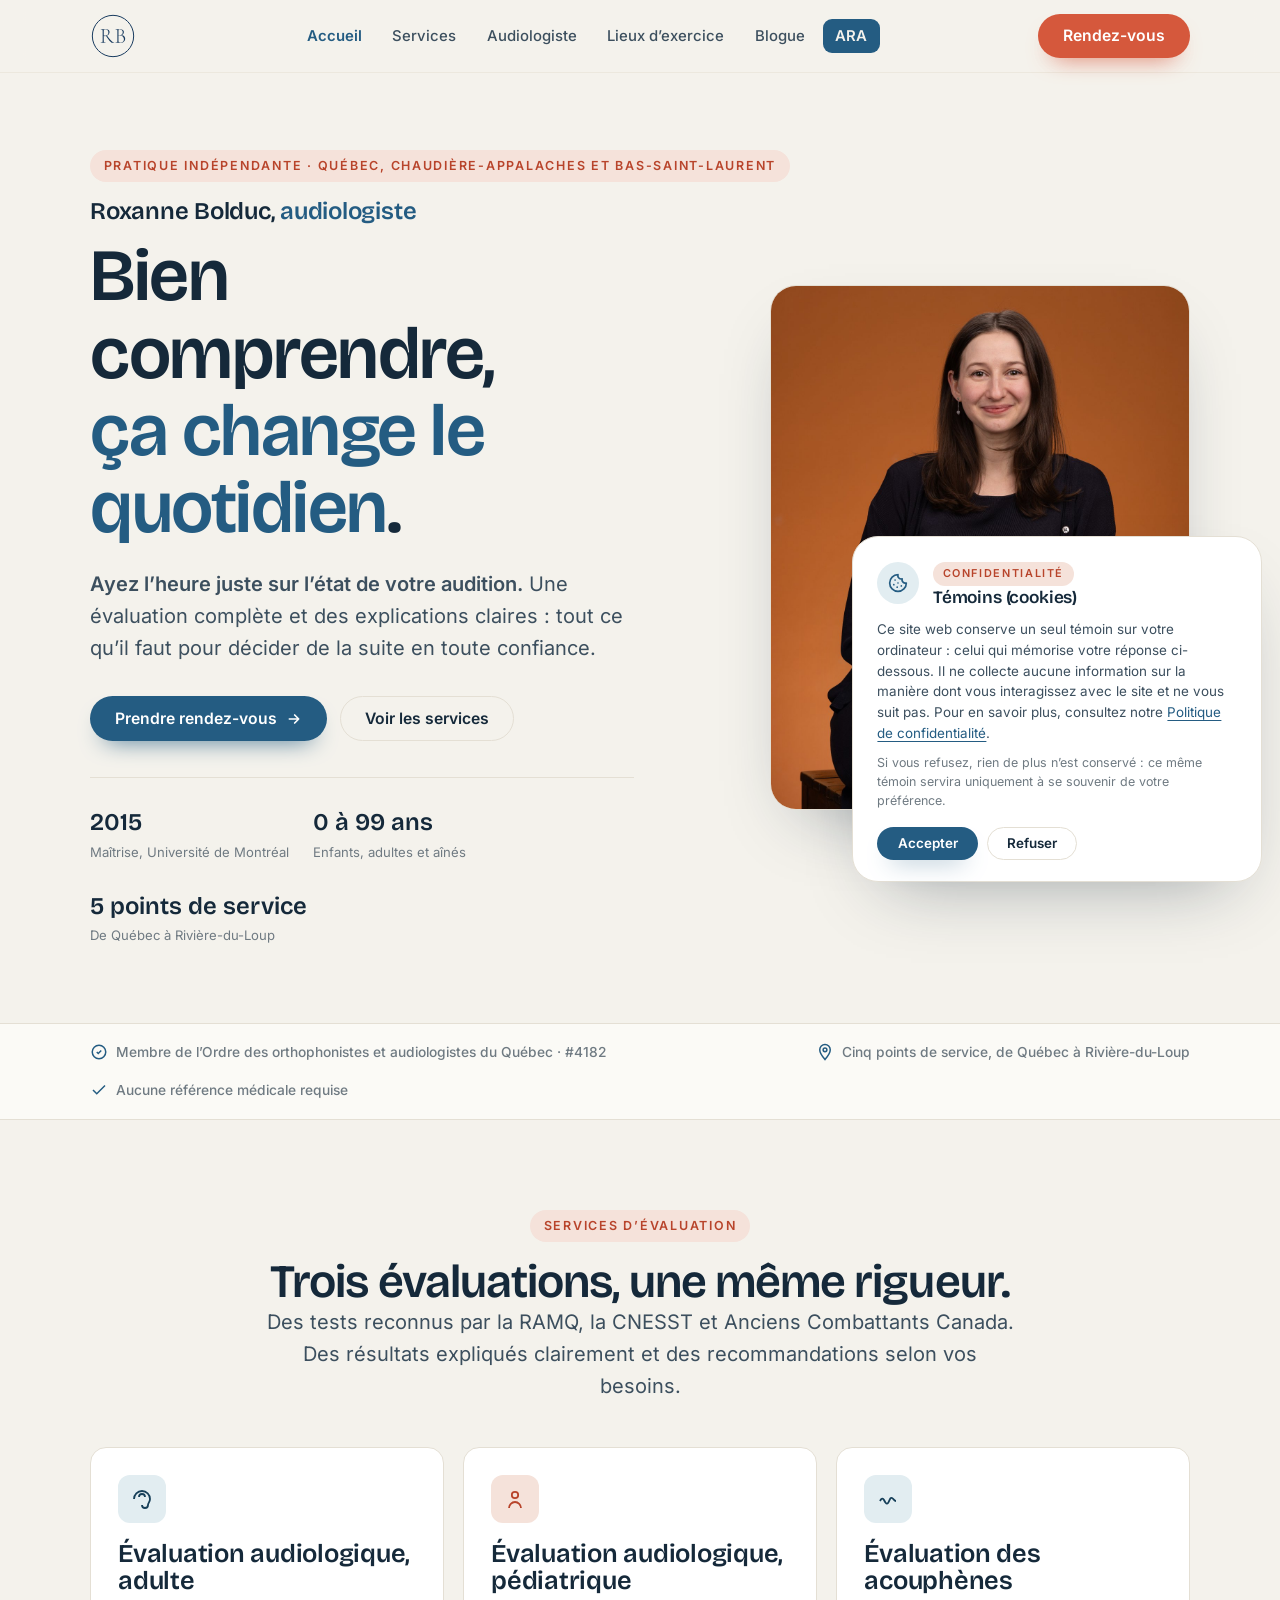
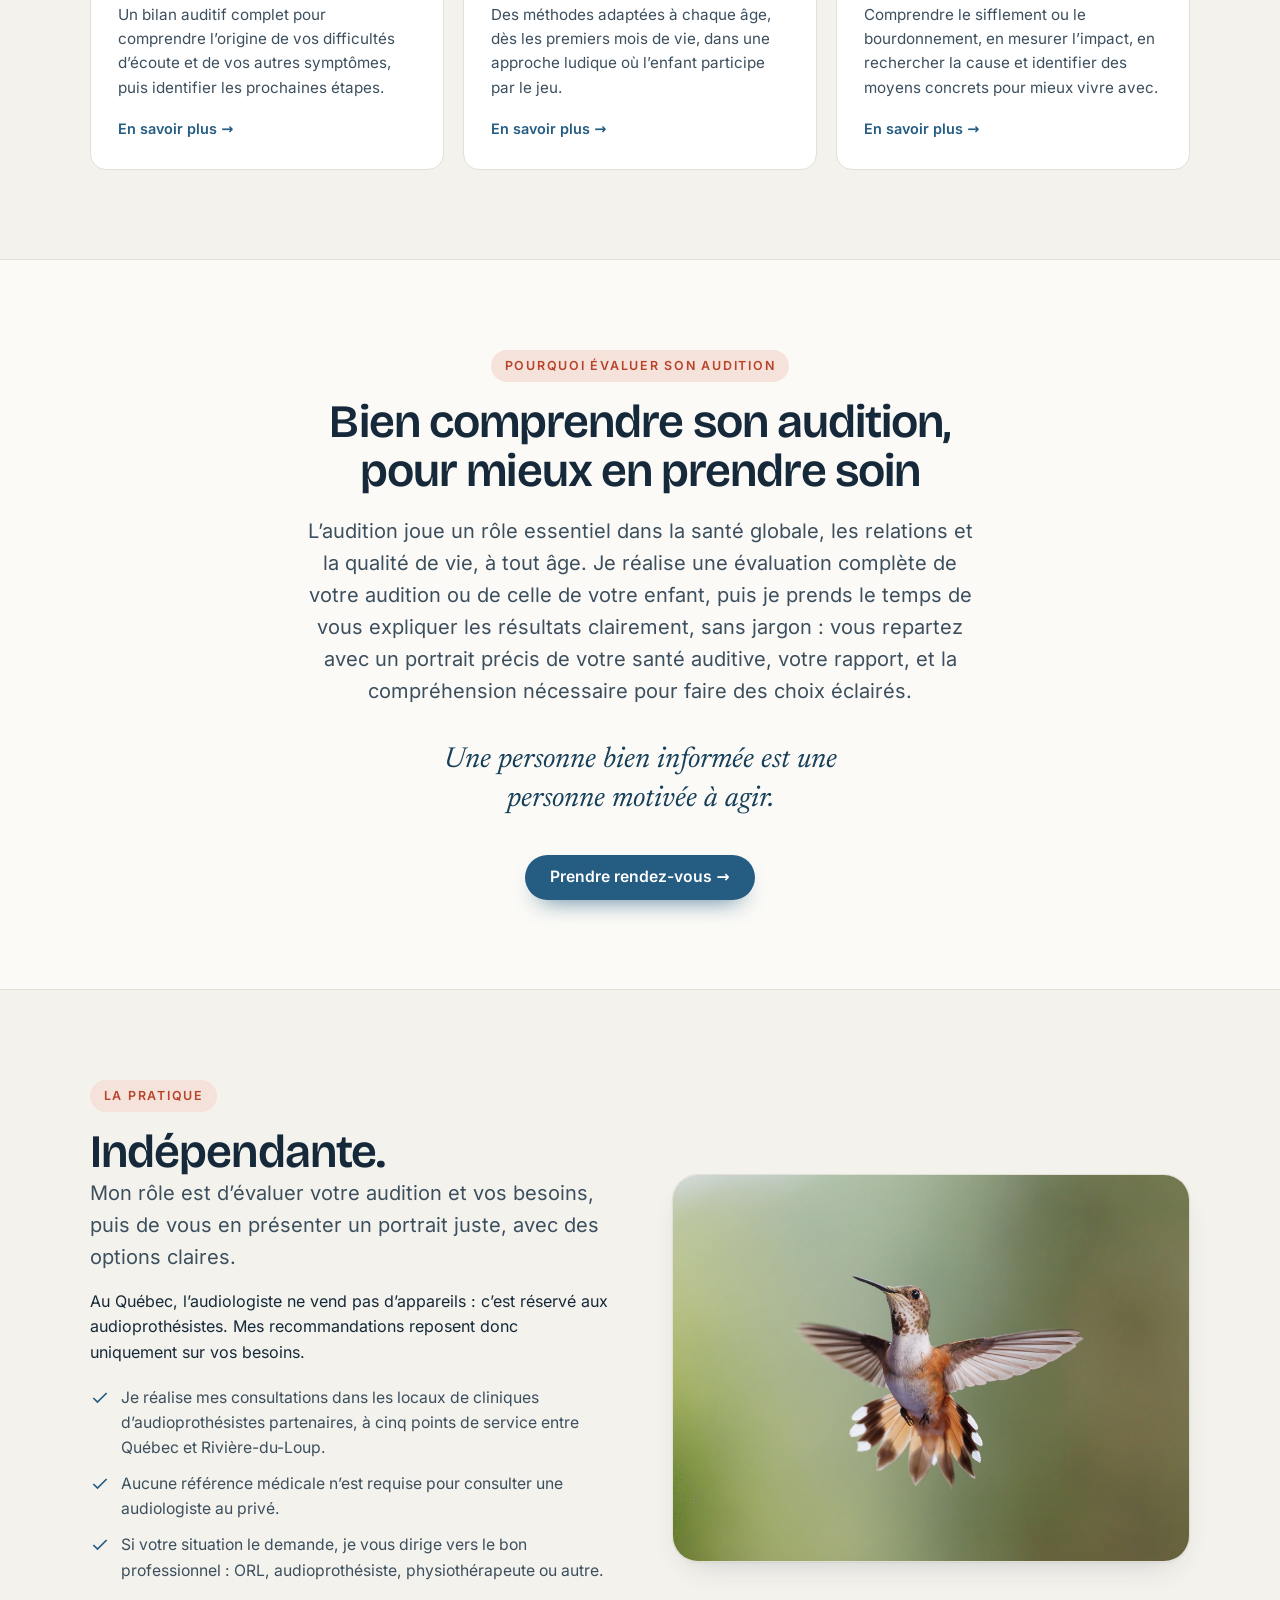
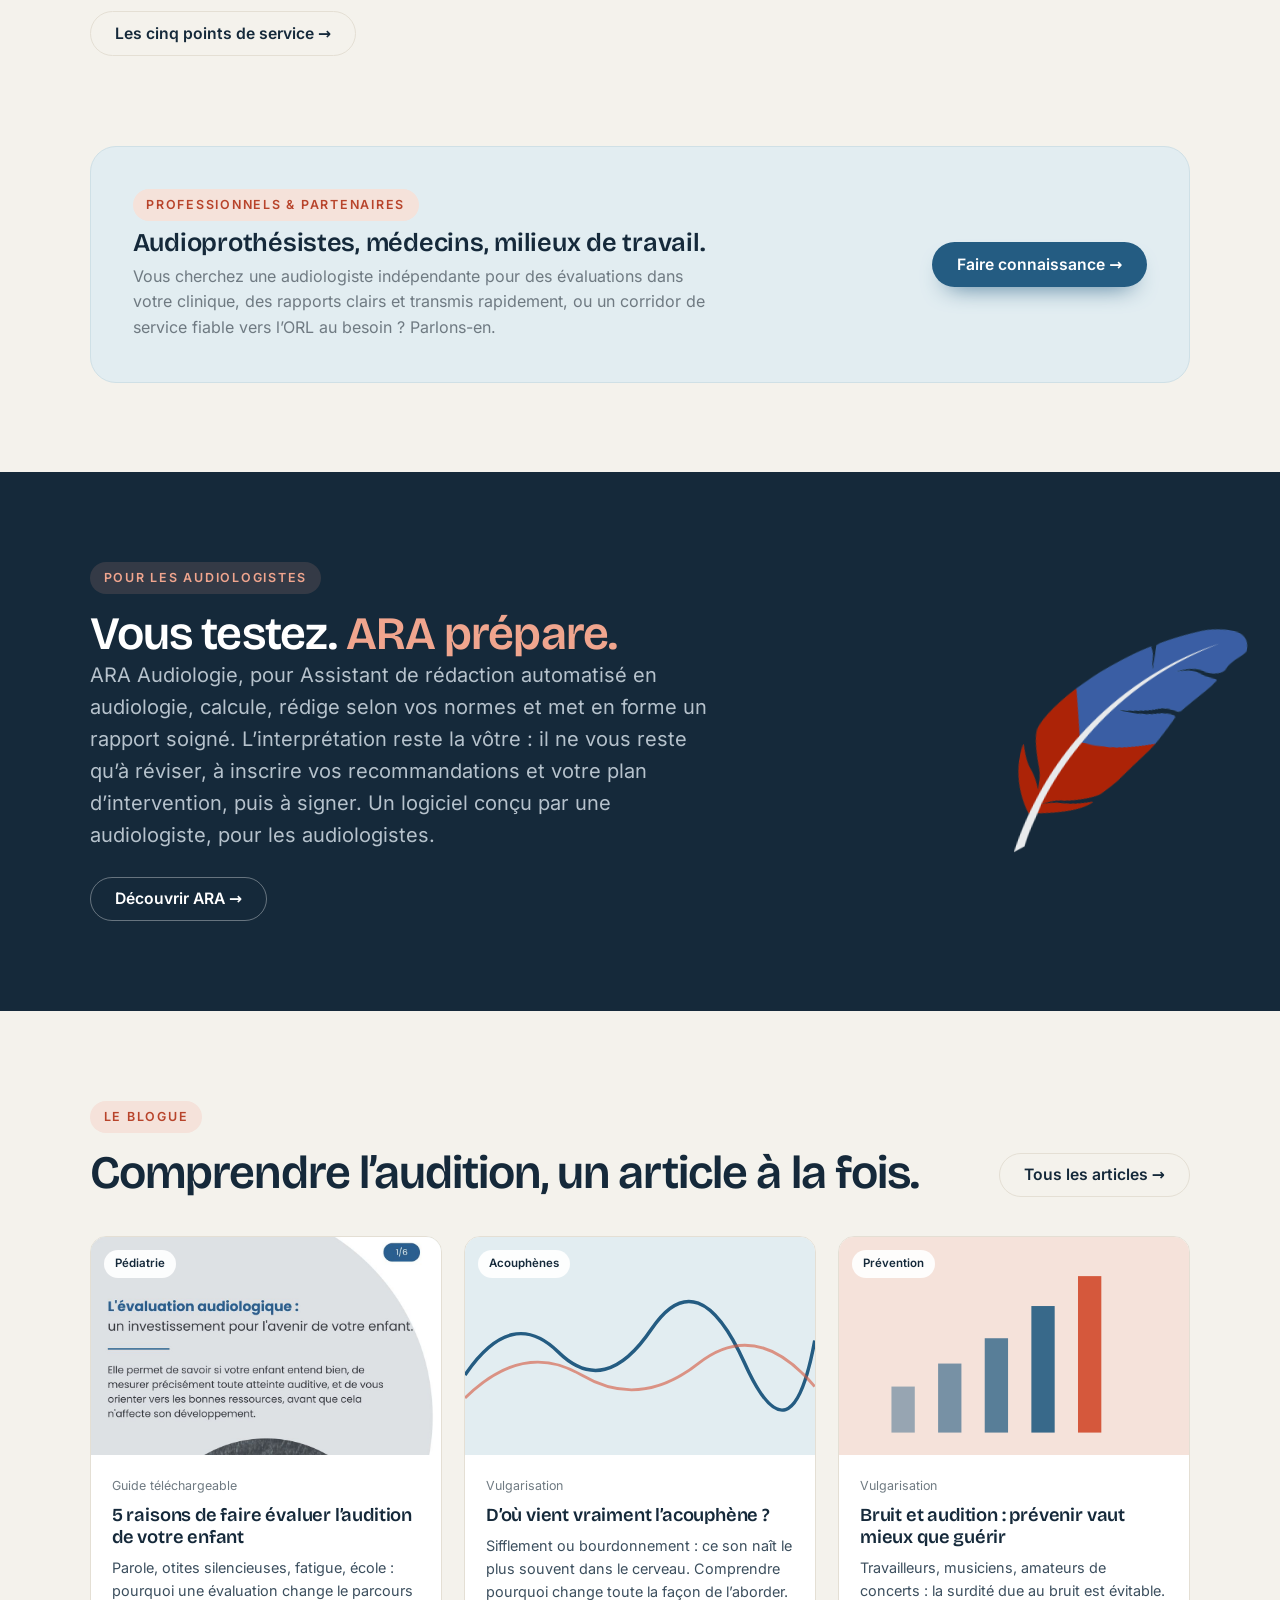
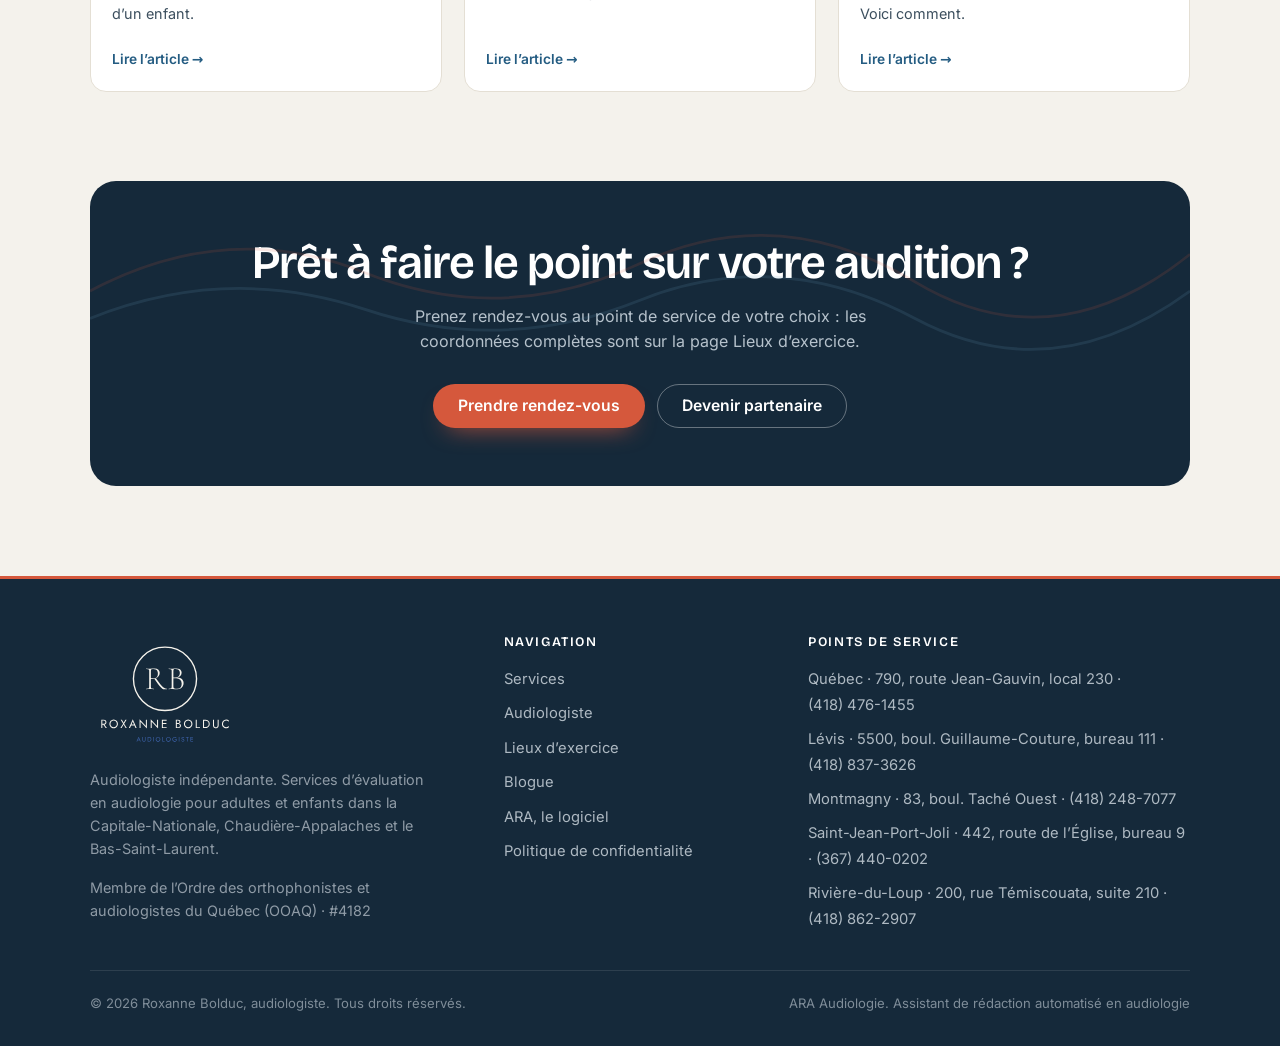
<file: index.html>
<!DOCTYPE html>
<html lang="fr-CA">
<head>
<meta charset="UTF-8">
<meta name="viewport" content="width=device-width, initial-scale=1.0">
<title>Roxanne Bolduc · Audiologiste indépendante | Québec, Chaudière-Appalaches et Bas-Saint-Laurent</title>
<meta name="description" content="Évaluations audiologiques adultes, pédiatriques et des acouphènes. Audiologiste indépendante exerçant dans cinq points de service : Québec, Lévis, Montmagny, Saint-Jean-Port-Joli et Rivière-du-Loup.">
<link rel="icon" type="image/png" href="assets/logos/favicon-rb-creme.png">
<link rel="apple-touch-icon" href="assets/logos/apple-touch-rb-creme.png">
<link rel="stylesheet" href="styles.css?v=20260914">
</head>
<body>

<!-- ===== EN-TÊTE ===== -->
<header class="site-header">
  <div class="wrap nav">
    <a class="brand" href="index.html" aria-label="Accueil, Roxanne Bolduc, audiologiste">
      <img src="assets/logos/monogramme-rb-marine.svg" alt="Roxanne Bolduc, audiologiste" style="height:46px;width:auto">
    </a>
    <nav aria-label="Navigation principale">
      <ul class="nav-links" id="menu">
        <li><a href="index.html" class="active">Accueil</a></li>
        <li><a href="services.html">Services</a></li>
        <li><a href="audiologiste.html">Audiologiste</a></li>
        <li><a href="lieux.html">Lieux d’exercice</a></li>
        <li><a href="blogue.html">Blogue</a></li>
        <li><a href="ara.html" class="nav-ara" data-tip="Pour les audiologistes">ARA</a></li>
      </ul>
    </nav>
    <div class="nav-cta">
      <a href="lieux.html" class="btn btn--coral">Rendez-vous</a>
      <button class="nav-toggle" aria-label="Ouvrir le menu" aria-expanded="false" aria-controls="menu"><span></span></button>
    </div>
  </div>
</header>

<!-- ===== HÉRO ===== -->
<section class="hero">
  <div class="wrap hero-grid">
    <div>
      <span class="eyebrow" style="white-space:nowrap">Pratique indépendante · Québec, Chaudière-Appalaches et Bas-Saint-Laurent</span>
      <p style="font-family:var(--display);font-weight:600;font-size:clamp(1.15rem, 1rem + .8vw, 1.5rem);letter-spacing:-.01em;line-height:1.15;margin:0 0 .8rem;color:var(--ink)">Roxanne Bolduc, <span style="color:var(--azure)">audiologiste</span></p>
      <h1>Bien comprendre, <span class="hl">ça&nbsp;change le quotidien</span>.</h1>
      <p class="lead"><strong>Ayez l’heure juste sur l’état de votre audition.</strong> Une évaluation complète et des explications claires&nbsp;: tout ce qu’il faut pour décider de la suite en toute confiance.</p>
      <div class="hero-cta">
        <a href="lieux.html" class="btn btn--primary">Prendre rendez-vous <svg class="arw" width="16" height="16" viewBox="0 0 24 24" fill="none" stroke="currentColor" stroke-width="2.5" stroke-linecap="round" stroke-linejoin="round"><path d="M5 12h14M13 6l6 6-6 6"/></svg></a>
        <a href="services.html" class="btn btn--ghost">Voir les services</a>
      </div>
      <div class="hero-meta">
        <div><b>2015</b><span>Maîtrise, Université de Montréal</span></div>
        <div><b>0 à 99 ans</b><span>Enfants, adultes et aînés</span></div>
        <div><b>5 points de service</b><span>De Québec à Rivière-du-Loup</span></div>
      </div>
    </div>

    <!-- Portrait en arche -->
    <div class="hero-portrait reveal">
      <div class="portrait-arch">
        <img src="assets/photos/portrait-assise.jpg" alt="Roxanne Bolduc, audiologiste, assise et souriante" width="1200" height="1799">
      </div>
    </div>
  </div>
</section>

<!-- ===== RUBAN CONFIANCE ===== -->
<div class="trust">
  <div class="wrap">
    <p><svg width="18" height="18" viewBox="0 0 24 24" fill="none" stroke="currentColor" stroke-width="2"><path d="M9 12l2 2 4-4"/><circle cx="12" cy="12" r="9"/></svg> Membre de l’Ordre des orthophonistes et audiologistes du Québec · #4182</p>
    <p><svg width="18" height="18" viewBox="0 0 24 24" fill="none" stroke="currentColor" stroke-width="2"><path d="M12 2a7 7 0 00-7 7c0 5 7 13 7 13s7-8 7-13a7 7 0 00-7-7z"/><circle cx="12" cy="9" r="2.5"/></svg> Cinq points de service, de Québec à Rivière-du-Loup</p>
    <p><svg width="18" height="18" viewBox="0 0 24 24" fill="none" stroke="currentColor" stroke-width="2"><path d="M20 6L9 17l-5-5"/></svg> Aucune référence médicale requise</p>
  </div>
</div>

<!-- ===== SERVICES ===== -->
<section class="section">
  <div class="wrap">
    <div class="center reveal" style="max-width:760px;margin:0 auto 2.8rem">
      <span class="eyebrow">Services d’évaluation</span>
      <h2>Trois évaluations, une même rigueur.</h2>
      <p class="lead">Des tests reconnus par la RAMQ, la CNESST et Anciens Combattants Canada. Des résultats expliqués clairement et des recommandations selon vos besoins.</p>
    </div>
    <div class="grid-3">
      <article class="scard reveal">
        <div class="ic"><svg width="24" height="24" viewBox="0 0 24 24" fill="none" stroke="currentColor" stroke-width="1.8"><path d="M4 12a8 8 0 0116 0c0 3-2 4-2 6a3 3 0 01-6 0"/><path d="M9 10a3 3 0 016 0"/></svg></div>
        <h3>Évaluation audiologique, adulte</h3>
        <p>Un bilan auditif complet pour comprendre l’origine de vos difficultés d’écoute et de vos autres symptômes, puis identifier les prochaines étapes.</p>
        <a href="services.html#adulte" class="lk">En savoir plus →</a>
      </article>
      <article class="scard coral reveal">
        <div class="ic"><svg width="24" height="24" viewBox="0 0 24 24" fill="none" stroke="currentColor" stroke-width="1.8"><circle cx="12" cy="8" r="3.2"/><path d="M6 21c0-3.3 2.7-6 6-6s6 2.7 6 6"/></svg></div>
        <h3>Évaluation audiologique, pédiatrique</h3>
        <p>Des méthodes adaptées à chaque âge, dès les premiers mois de vie, dans une approche ludique où l’enfant participe par le jeu.</p>
        <a href="services.html#pediatrique" class="lk">En savoir plus →</a>
      </article>
      <article class="scard reveal">
        <div class="ic"><svg width="24" height="24" viewBox="0 0 24 24" fill="none" stroke="currentColor" stroke-width="1.8"><path d="M4 14c1.5-3 3-3 4-1s2.5 5 4 3 2-6 4-5 2 3 4 3"/></svg></div>
        <h3>Évaluation des acouphènes</h3>
        <p>Comprendre le sifflement ou le bourdonnement, en mesurer l’impact, en rechercher la cause et identifier des moyens concrets pour mieux vivre avec.</p>
        <a href="services.html#acouphenes" class="lk">En savoir plus →</a>
      </article>
    </div>
  </div>
</section>

<!-- ===== POURQUOI ÉVALUER (éditorial) ===== -->
<section class="section" style="background:var(--paper-2);border-top:1px solid var(--line);border-bottom:1px solid var(--line)">
  <div class="wrap center reveal" style="max-width:760px">
    <span class="eyebrow">Pourquoi évaluer son audition</span>
    <h2>Bien comprendre son audition, pour mieux en prendre soin</h2>
    <p class="lead" style="margin:1.2rem auto 0">L’audition joue un rôle essentiel dans la santé globale, les relations et la qualité de vie, à tout âge. Je réalise une évaluation complète de votre audition ou de celle de votre enfant, puis je prends le temps de vous expliquer les résultats clairement, sans jargon&nbsp;: vous repartez avec un portrait précis de votre santé auditive, votre rapport, et la compréhension nécessaire pour faire des choix éclairés.</p>
    <p style="font-family:var(--serif);font-style:italic;font-size:clamp(1.35rem, 1.1rem + 1.2vw, 1.8rem);line-height:1.35;color:var(--azure-deep);max-width:26ch;margin:2.2rem auto">Une personne bien informée est une personne motivée à agir.</p>
    <a href="lieux.html" class="btn btn--primary">Prendre rendez-vous →</a>
  </div>
</section>

<!-- ===== INDÉPENDANCE ===== -->
<section class="section">
  <div class="wrap split">
    <div class="reveal">
      <span class="eyebrow">La pratique</span>
      <h2>Indépendante.</h2>
      <p class="lead">Mon rôle est d’évaluer votre audition et vos besoins, puis de vous en présenter un portrait juste, avec des options claires.</p>
      <p>Au Québec, l’audiologiste ne vend pas d’appareils&nbsp;: c’est réservé aux audioprothésistes. Mes recommandations reposent donc uniquement sur vos besoins.</p>
      <ul>
        <li><svg width="20" height="20" viewBox="0 0 24 24" fill="none" stroke="currentColor" stroke-width="2"><path d="M20 6L9 17l-5-5"/></svg> Je réalise mes consultations dans les locaux de cliniques d’audioprothésistes partenaires, à cinq points de service entre Québec et Rivière-du-Loup.</li>
        <li><svg width="20" height="20" viewBox="0 0 24 24" fill="none" stroke="currentColor" stroke-width="2"><path d="M20 6L9 17l-5-5"/></svg> Aucune référence médicale n’est requise pour consulter une audiologiste au privé.</li>
        <li><svg width="20" height="20" viewBox="0 0 24 24" fill="none" stroke="currentColor" stroke-width="2"><path d="M20 6L9 17l-5-5"/></svg> Si votre situation le demande, je vous dirige vers le bon professionnel&nbsp;: ORL, audioprothésiste, physiothérapeute ou autre.</li>
      </ul>
      <div style="margin-top:1.8rem"><a href="lieux.html" class="btn btn--ghost">Les cinq points de service →</a></div>
    </div>
    <div class="split-media reveal">
      <div class="media-frame" style="position:relative">
        <img src="assets/photos/colibri.jpg" alt="Un colibri en vol stationnaire, ailes déployées" style="width:100%;height:100%;object-fit:cover;display:block">
        <div aria-hidden="true" style="position:absolute;inset:0;background:linear-gradient(150deg,rgba(244,242,236,.16),rgba(244,242,236,0) 55%);pointer-events:none"></div>
      </div>
    </div>
  </div>
</section>

<!-- ===== PROFESSIONNELS & PARTENAIRES ===== -->
<section class="section" style="padding-top:0;padding-bottom:0">
  <div class="wrap">
    <div class="region-cta reveal">
      <div>
        <span class="eyebrow" style="margin-bottom:.6rem">Professionnels &amp; partenaires</span>
        <h3 style="margin-bottom:.4rem">Audioprothésistes, médecins, milieux de travail.</h3>
        <p class="muted" style="margin:0;max-width:58ch">Vous cherchez une audiologiste indépendante pour des évaluations dans votre clinique, des rapports clairs et transmis rapidement, ou un corridor de service fiable vers l’ORL au besoin&nbsp;? Parlons-en.</p>
      </div>
      <a href="audiologiste.html#equipe" class="btn btn--primary">Faire connaissance →</a>
    </div>
  </div>
</section>

<!-- ===== BANDE ARA ===== -->
<section class="section dark" style="position:relative;overflow:hidden;margin-top:clamp(3.6rem,7vw,6.2rem)">
  <img src="assets/logos/plume-ara.png?v=3" alt="" aria-hidden="true" style="position:absolute;right:4%;top:50%;transform:translateY(-50%) rotate(10deg);width:clamp(130px,16vw,220px);opacity:.9;pointer-events:none">
  <div class="wrap" style="position:relative;z-index:2;max-width:var(--maxw)">
    <div style="max-width:640px">
      <span class="eyebrow">Pour les audiologistes</span>
      <h2>Vous testez. <span style="color:#f0a58e">ARA prépare.</span></h2>
      <p class="lead" style="color:#b6c2cc">ARA Audiologie, pour Assistant de rédaction automatisé en audiologie, calcule, rédige selon vos normes et met en forme un rapport soigné. L’interprétation reste la vôtre&nbsp;: il ne vous reste qu’à réviser, à inscrire vos recommandations et votre plan d’intervention, puis à signer. Un logiciel conçu par une audiologiste, pour les audiologistes.</p>
      <div style="margin-top:1.6rem"><a href="ara.html" class="btn btn--outline-light">Découvrir ARA →</a></div>
    </div>
  </div>
</section>

<!-- ===== BLOGUE ===== -->
<section class="section">
  <div class="wrap">
    <div style="display:flex;justify-content:space-between;align-items:flex-end;flex-wrap:wrap;gap:1rem;margin-bottom:2.4rem" class="reveal">
      <div>
        <span class="eyebrow">Le blogue</span>
        <h2>Comprendre l’audition, un article à la fois.</h2>
      </div>
      <a href="blogue.html" class="btn btn--ghost">Tous les articles →</a>
    </div>
    <div class="blog-grid">
      <article class="post reveal">
        <a href="blogue-evaluation-pediatrique.html">
          <div class="thumb" style="background:var(--aqua)">
            <span class="cat">Pédiatrie</span>
            <img src="assets/guide/guide-pediatrique-1.jpg" alt="Couverture du guide : 5 raisons de faire évaluer l’audition de votre enfant" loading="lazy">
          </div>
        </a>
        <div class="body">
          <div class="date">Guide téléchargeable</div>
          <h3><a href="blogue-evaluation-pediatrique.html">5 raisons de faire évaluer l’audition de votre enfant</a></h3>
          <p>Parole, otites silencieuses, fatigue, école&nbsp;: pourquoi une évaluation change le parcours d’un enfant.</p>
          <a class="lk" href="blogue-evaluation-pediatrique.html">Lire l’article →</a>
        </div>
      </article>
      <article class="post reveal">
        <a href="blogue-acouphenes.html">
          <div class="thumb" style="background:var(--azure-tint)">
            <span class="cat">Acouphènes</span>
            <svg viewBox="0 0 300 190" preserveAspectRatio="none"><path d="M0 120 Q40 60 80 100 T160 80 T240 110 T300 90" stroke="#245c82" stroke-width="3" fill="none"/><path d="M0 140 Q50 90 100 120 T200 110 T300 130" stroke="#d5583c" stroke-width="2.5" fill="none" opacity=".6"/></svg>
          </div>
        </a>
        <div class="body">
          <div class="date">Vulgarisation</div>
          <h3><a href="blogue-acouphenes.html">D’où vient vraiment l’acouphène&nbsp;?</a></h3>
          <p>Sifflement ou bourdonnement&nbsp;: ce son naît le plus souvent dans le cerveau. Comprendre pourquoi change toute la façon de l’aborder.</p>
          <a class="lk" href="blogue-acouphenes.html">Lire l’article →</a>
        </div>
      </article>
      <article class="post reveal">
        <a href="blogue-bruit.html">
          <div class="thumb" style="background:var(--coral-tint)">
            <span class="cat">Prévention</span>
            <svg viewBox="0 0 300 190" preserveAspectRatio="none"><g fill="#245c82"><rect x="45" y="130" width="20" height="40" opacity=".45"/><rect x="85" y="110" width="20" height="60" opacity=".6"/><rect x="125" y="88" width="20" height="82" opacity=".75"/><rect x="165" y="60" width="20" height="110" opacity=".9"/></g><rect x="205" y="34" width="20" height="136" fill="#d5583c"/></svg>
          </div>
        </a>
        <div class="body">
          <div class="date">Vulgarisation</div>
          <h3><a href="blogue-bruit.html">Bruit et audition&nbsp;: prévenir vaut mieux que guérir</a></h3>
          <p>Travailleurs, musiciens, amateurs de concerts&nbsp;: la surdité due au bruit est évitable. Voici comment.</p>
          <a class="lk" href="blogue-bruit.html">Lire l’article →</a>
        </div>
      </article>
    </div>
  </div>
</section>

<!-- ===== CTA FINAL ===== -->
<section class="section" style="padding-top:0">
  <div class="wrap">
    <div class="cta-band reveal">
      <svg class="cta-wave" viewBox="0 0 1200 200" preserveAspectRatio="none"><path d="M0 120 Q150 40 300 100 T600 90 T900 110 T1200 80" stroke="#d5583c" stroke-width="3" fill="none"/><path d="M0 150 Q150 90 300 140 T600 130 T900 150 T1200 120" stroke="#6ea3c4" stroke-width="3" fill="none"/></svg>
      <h2>Prêt à faire le point sur votre audition&nbsp;?</h2>
      <p>Prenez rendez-vous au point de service de votre choix&nbsp;: les coordonnées complètes sont sur la page Lieux d’exercice.</p>
      <div class="btns">
        <a href="lieux.html" class="btn btn--coral">Prendre rendez-vous</a>
        <a href="audiologiste.html#equipe" class="btn btn--outline-light">Devenir partenaire</a>
      </div>
    </div>
  </div>
</section>

<!-- ===== PIED DE PAGE ===== -->
<footer class="site-footer">
  <div class="wrap">
    <div class="footer-grid">
      <div>
        <a href="index.html" aria-label="Accueil, Roxanne Bolduc, audiologiste">
          <img src="assets/logos/logo-empile-creme.svg" alt="Roxanne Bolduc, audiologiste" style="width:150px">
        </a>
        <p class="about">Audiologiste indépendante. Services d’évaluation en audiologie pour adultes et enfants dans la Capitale-Nationale, Chaudière-Appalaches et le Bas-Saint-Laurent.</p>
        <p class="about">Membre de l’Ordre des orthophonistes et audiologistes du Québec (OOAQ) · #4182</p>
      </div>
      <div>
        <h4>Navigation</h4>
        <ul>
          <li><a href="services.html">Services</a></li>
          <li><a href="audiologiste.html">Audiologiste</a></li>
          <li><a href="lieux.html">Lieux d’exercice</a></li>
          <li><a href="blogue.html">Blogue</a></li>
          <li><a href="ara.html">ARA, le logiciel</a></li>
          <li><a href="confidentialite.html">Politique de confidentialité</a></li>
        </ul>
      </div>
      <div>
        <h4>Points de service</h4>
        <ul>
          <li><a href="lieux.html#quebec">Québec · 790, route Jean-Gauvin, local 230 · (418)&nbsp;476-1455</a></li>
          <li><a href="lieux.html#levis">Lévis · 5500, boul. Guillaume-Couture, bureau 111 · (418)&nbsp;837-3626</a></li>
          <li><a href="lieux.html#montmagny">Montmagny · 83, boul. Taché Ouest · (418)&nbsp;248-7077</a></li>
          <li><a href="lieux.html#st-jean-port-joli">Saint-Jean-Port-Joli · 442, route de l’Église, bureau 9 · (367)&nbsp;440-0202</a></li>
          <li><a href="lieux.html#riviere-du-loup">Rivière-du-Loup · 200, rue Témiscouata, suite 210 · (418)&nbsp;862-2907</a></li>
        </ul>
      </div>
    </div>
    <div class="footer-bottom">
      <span>© 2026 Roxanne Bolduc, audiologiste. Tous droits réservés.</span>
      <span>ARA Audiologie. Assistant de rédaction automatisé en audiologie</span>
    </div>
  </div>
</footer>

<script src="main.js"></script>
</body>
</html>
</file>
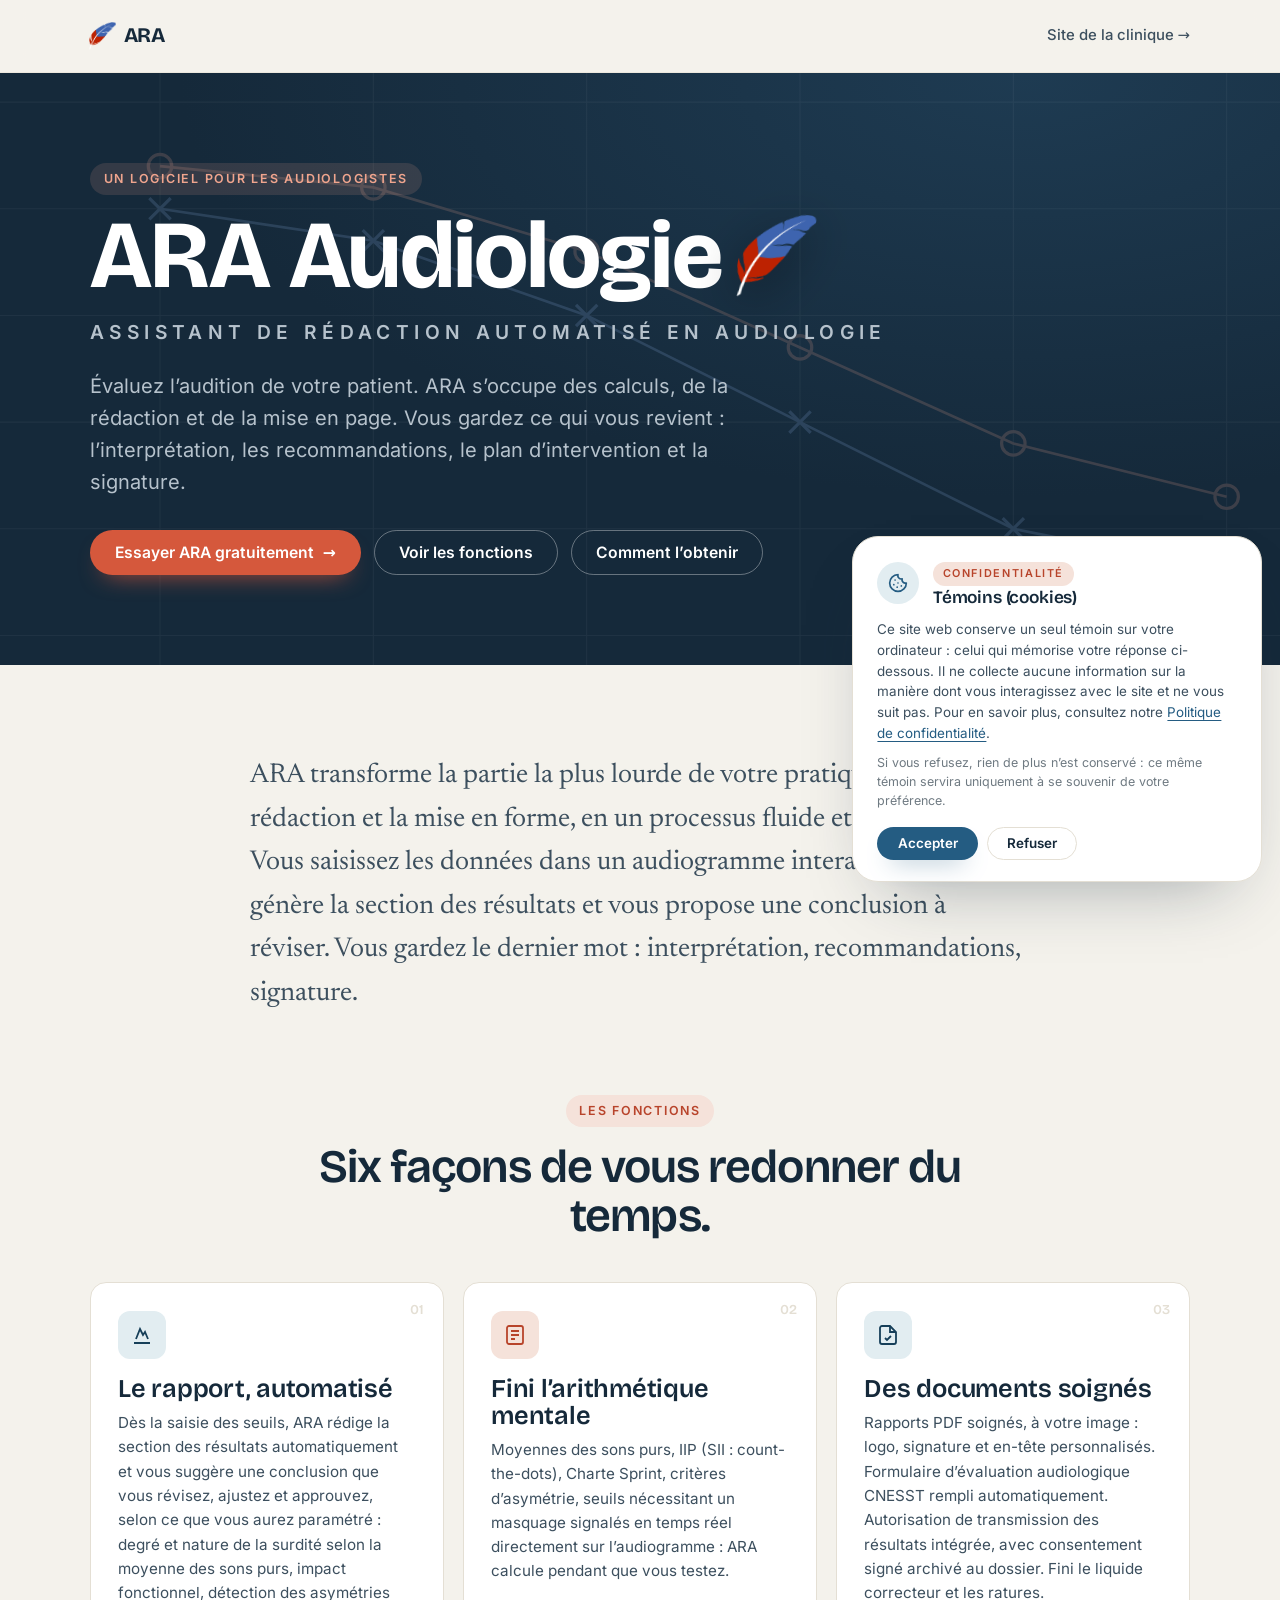
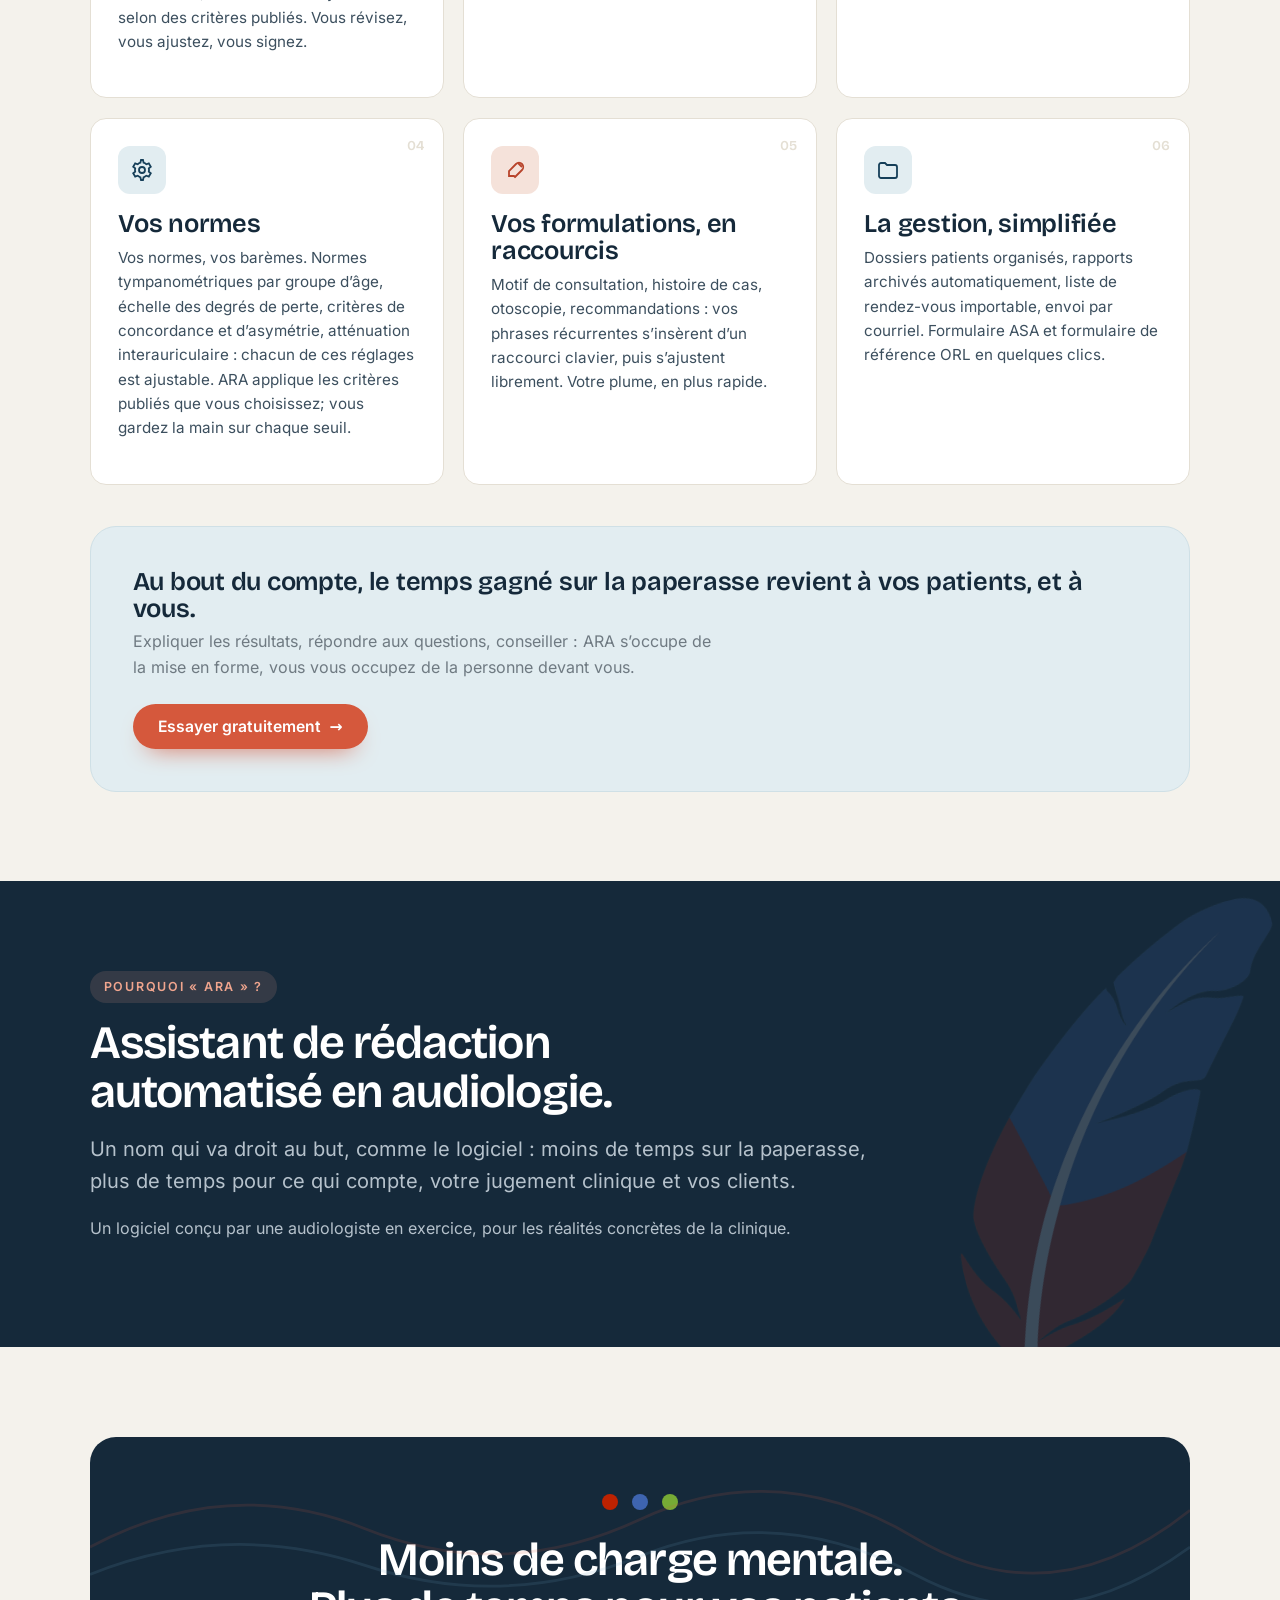
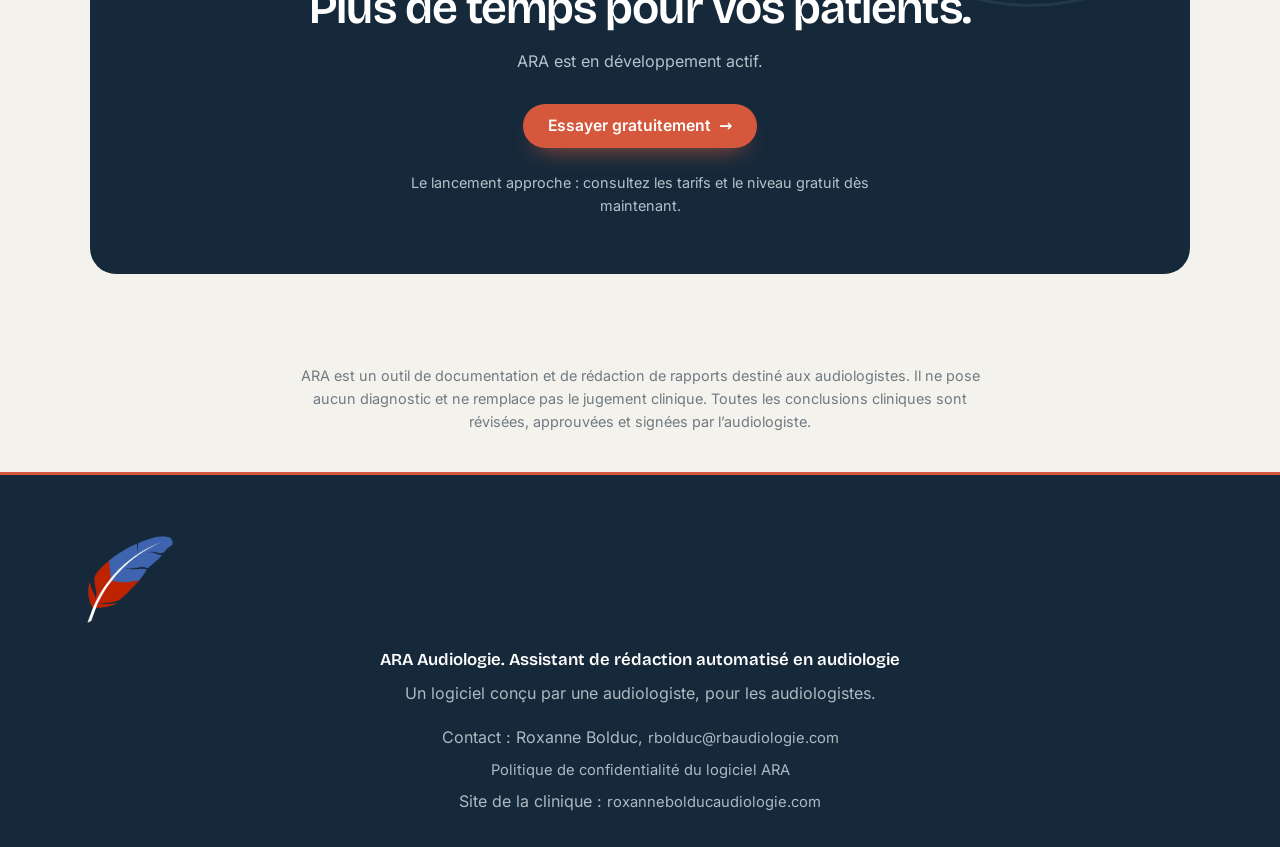
<file: ara.html>
<!DOCTYPE html>
<html lang="fr-CA">
<head>
<meta charset="UTF-8">
<meta name="viewport" content="width=device-width, initial-scale=1.0">
<title>ARA Audiologie · Assistant de rédaction automatisé en audiologie | Le logiciel des audiologistes</title>
<meta name="description" content="ARA automatise les calculs, la rédaction et la mise en forme du rapport audiologique. Saisissez l’audiogramme : ARA applique vos normes et prépare la trame du rapport. Vous interprétez, révisez, ajoutez vos recommandations et signez.">
<link rel="icon" type="image/png" href="assets/logos/favicon-rb-creme.png">
<link rel="apple-touch-icon" href="assets/logos/apple-touch-rb-creme.png">
<link rel="stylesheet" href="styles.css?v=20260914">
</head>
<body>

<header class="site-header">
  <div class="wrap nav">
    <a class="brand" href="ara.html" aria-label="ARA Audiologie, Assistant de rédaction automatisé en audiologie">
      <img src="assets/logos/plume-ara.png?v=3" alt="" aria-hidden="true" style="height:30px;width:auto;transform:rotate(8deg)">
      <span style="font-family:var(--display);font-weight:700;font-size:1.3rem;letter-spacing:-.01em;color:var(--ink)">ARA</span>
    </a>
    <a href="index.html" style="font-size:.93rem;font-weight:500;color:var(--ink-soft)">Site de la clinique →</a>
  </div>
</header>

<!-- ===== Héros ARA ===== -->
<section class="section dark ara-hero" style="position:relative;overflow:hidden">
  <!-- Audiogramme décoratif en fond : O rouge (droite), X bleu (gauche) -->
  <svg viewBox="0 0 1200 700" preserveAspectRatio="xMidYMid slice" aria-hidden="true" style="position:absolute;inset:0;width:100%;height:100%;opacity:.18;pointer-events:none">
    <g stroke="#fff" stroke-width="1" opacity=".25">
      <path d="M0 100H1200M0 200H1200M0 300H1200M0 400H1200M0 500H1200M0 600H1200"/>
      <path d="M150 0V700M350 0V700M550 0V700M750 0V700M950 0V700M1150 0V700"/>
    </g>
    <polyline points="150,160 350,180 550,240 750,330 950,420 1150,470" fill="none" stroke="#f0a58e" stroke-width="2.5"/>
    <g stroke="#f0a58e" stroke-width="3" fill="none">
      <circle cx="150" cy="160" r="11"/><circle cx="350" cy="180" r="11"/><circle cx="550" cy="240" r="11"/>
      <circle cx="750" cy="330" r="11"/><circle cx="950" cy="420" r="11"/><circle cx="1150" cy="470" r="11"/>
    </g>
    <polyline points="150,200 350,230 550,300 750,400 950,500 1150,540" fill="none" stroke="#8fb3e8" stroke-width="2.5"/>
    <g stroke="#8fb3e8" stroke-width="3">
      <path d="M140 190l20 20M160 190l-20 20"/><path d="M340 220l20 20M360 220l-20 20"/>
      <path d="M540 290l20 20M560 290l-20 20"/><path d="M740 390l20 20M760 390l-20 20"/>
      <path d="M940 490l20 20M960 490l-20 20"/><path d="M1140 530l20 20M1160 530l-20 20"/>
    </g>
  </svg>

  <div class="wrap" style="position:relative;z-index:2">
    <div><span class="eyebrow">Un logiciel pour les audiologistes</span></div>
    <!-- Le nom ARA Audiologie et sa plume, alignés sur la même ligne et la même hauteur -->
    <div style="display:flex;align-items:center;gap:.18em;font-size:clamp(2.2rem,7.5vw,7.5rem);line-height:.9">
      <span class="ara-letters" style="font-size:1em;white-space:nowrap">ARA Audiologie</span>
      <img src="assets/logos/plume-ara.png?v=3" alt="" aria-hidden="true" style="height:.94em;width:auto;transform:rotate(8deg);filter:drop-shadow(0 14px 24px rgba(0,0,0,.35));flex:none">
    </div>
    <p class="ara-expansion">Assistant de rédaction automatisé en audiologie</p>
    <p class="lead" style="margin-top:1.4rem;max-width:52ch">Évaluez l’audition de votre patient. ARA s’occupe des calculs, de la rédaction et de la mise en page. Vous gardez ce qui vous revient&nbsp;: l’interprétation, les recommandations, le plan d’intervention et la signature.</p>
    <div class="hero-cta" style="margin-top:2rem;margin-bottom:0;align-items:center">
      <a class="btn btn--coral" href="https://rbaudiologie.com/acheter">Essayer ARA gratuitement <span class="arw">→</span></a>
      <a class="btn btn--outline-light" href="#fonctions">Voir les fonctions</a>
      <a class="btn btn--outline-light" href="https://rbaudiologie.com/#obtenir">Comment l’obtenir</a>
    </div>
  </div>
</section>

<!-- ===== Pitch ===== -->
<section class="section" style="padding-bottom:2rem">
  <div class="wrap" style="max-width:860px">
    <p class="lead reveal" style="max-width:none;font-size:clamp(1.25rem,2.4vw,1.7rem);font-family:var(--serif)">ARA transforme la partie la plus lourde de votre pratique, les calculs, la rédaction et la mise en forme, en un processus fluide et automatisé. Vous saisissez les données dans un audiogramme interactif, ARA génère la section des résultats et vous propose une conclusion à réviser. Vous gardez le dernier mot&nbsp;: interprétation, recommandations, signature.</p>
  </div>
</section>

<!-- ===== Fonctions ===== -->
<section class="section" id="fonctions" style="padding-top:2rem">
  <div class="wrap">
    <div class="center reveal" style="max-width:680px;margin:0 auto 2.6rem">
      <span class="eyebrow">Les fonctions</span>
      <h2>Six façons de vous redonner du temps.</h2>
    </div>
    <div class="grid-3">
      <article class="scard reveal">
        <span class="num">01</span>
        <div class="ic"><svg width="24" height="24" viewBox="0 0 24 24" fill="none" stroke="currentColor" stroke-width="1.8"><path d="M4 20h16M6 16l4-10 3 6 2-3 3 7"/></svg></div>
        <h3>Le rapport, automatisé</h3>
        <p>Dès la saisie des seuils, ARA rédige la section des résultats automatiquement et vous suggère une conclusion que vous révisez, ajustez et approuvez, selon ce que vous aurez paramétré&nbsp;: degré et nature de la surdité selon la moyenne des sons purs, impact fonctionnel, détection des asymétries selon des critères publiés. Vous révisez, vous ajustez, vous signez.</p>
      </article>
      <article class="scard coral reveal">
        <span class="num">02</span>
        <div class="ic"><svg width="24" height="24" viewBox="0 0 24 24" fill="none" stroke="currentColor" stroke-width="1.8"><rect x="4" y="3" width="16" height="18" rx="2"/><path d="M8 8h8M8 12h8M8 16h4"/></svg></div>
        <h3>Fini l’arithmétique mentale</h3>
        <p>Moyennes des sons purs, IIP (SII&nbsp;: count-the-dots), Charte Sprint, critères d’asymétrie, seuils nécessitant un masquage signalés en temps réel directement sur l’audiogramme&nbsp;: ARA calcule pendant que vous testez.</p>
      </article>
      <article class="scard reveal">
        <span class="num">03</span>
        <div class="ic"><svg width="24" height="24" viewBox="0 0 24 24" fill="none" stroke="currentColor" stroke-width="1.8"><path d="M14 3H6a2 2 0 00-2 2v14a2 2 0 002 2h12a2 2 0 002-2V9z"/><path d="M14 3v6h6M9 15l2 2 4-4"/></svg></div>
        <h3>Des documents soignés</h3>
        <p>Rapports PDF soignés, à votre image&nbsp;: logo, signature et en-tête personnalisés. Formulaire d’évaluation audiologique CNESST rempli automatiquement. Autorisation de transmission des résultats intégrée, avec consentement signé archivé au dossier. Fini le liquide correcteur et les ratures.</p>
      </article>
      <article class="scard reveal">
        <span class="num">04</span>
        <div class="ic"><svg width="24" height="24" viewBox="0 0 24 24" fill="none" stroke="currentColor" stroke-width="1.8"><circle cx="12" cy="12" r="3"/><path d="M19 12a7 7 0 01-.2 1.6l2 1.6-2 3.4-2.4-.9a7 7 0 01-2.8 1.6L13 22h-2l-.6-2.7a7 7 0 01-2.8-1.6l-2.4.9-2-3.4 2-1.6A7 7 0 015 12c0-.5.1-1.1.2-1.6l-2-1.6 2-3.4 2.4.9a7 7 0 012.8-1.6L11 2h2l.6 2.7a7 7 0 012.8 1.6l2.4-.9 2 3.4-2 1.6c.1.5.2 1.1.2 1.6z"/></svg></div>
        <h3>Vos normes</h3>
        <p>Vos normes, vos barèmes. Normes tympanométriques par groupe d’âge, échelle des degrés de perte, critères de concordance et d’asymétrie, atténuation interauriculaire&nbsp;: chacun de ces réglages est ajustable. ARA applique les critères publiés que vous choisissez; vous gardez la main sur chaque seuil.</p>
      </article>
      <article class="scard coral reveal">
        <span class="num">05</span>
        <div class="ic"><svg width="24" height="24" viewBox="0 0 24 24" fill="none" stroke="currentColor" stroke-width="1.8"><path d="M12 19l7-7a4.2 4.2 0 00-6-6l-7 7v5h5z"/><path d="M15 5l4 4"/></svg></div>
        <h3>Vos formulations, en raccourcis</h3>
        <p>Motif de consultation, histoire de cas, otoscopie, recommandations&nbsp;: vos phrases récurrentes s’insèrent d’un raccourci clavier, puis s’ajustent librement. Votre plume, en plus rapide.</p>
      </article>
      <article class="scard reveal">
        <span class="num">06</span>
        <div class="ic"><svg width="24" height="24" viewBox="0 0 24 24" fill="none" stroke="currentColor" stroke-width="1.8"><path d="M3 7a2 2 0 012-2h4l2 2h8a2 2 0 012 2v9a2 2 0 01-2 2H5a2 2 0 01-2-2z"/></svg></div>
        <h3>La gestion, simplifiée</h3>
        <p>Dossiers patients organisés, rapports archivés automatiquement, liste de rendez-vous importable, envoi par courriel. Formulaire ASA et formulaire de référence ORL en quelques clics.</p>
      </article>
    </div>

    <div class="region-cta reveal" style="margin-top:2.6rem">
      <div>
        <h3 style="margin-bottom:.4rem">Au bout du compte, le temps gagné sur la paperasse revient à vos patients, et à vous.</h3>
        <p class="muted" style="margin:0;max-width:58ch">Expliquer les résultats, répondre aux questions, conseiller&nbsp;: ARA s’occupe de la mise en forme, vous vous occupez de la personne devant vous.</p>
      </div>
      <a class="btn btn--coral" href="https://rbaudiologie.com/acheter" style="flex:none">Essayer gratuitement <span class="arw">→</span></a>
    </div>
  </div>
</section>

<!-- ===== Pourquoi ARA ===== -->
<section class="section dark" style="position:relative;overflow:hidden">
  <img src="assets/logos/plume-ara.png?v=3" alt="" aria-hidden="true" style="position:absolute;right:-3rem;bottom:-4rem;width:clamp(220px,30vw,420px);opacity:.16;transform:rotate(-14deg);pointer-events:none">
  <div class="wrap" style="position:relative;z-index:2">
    <span class="eyebrow">Pourquoi «&nbsp;ARA&nbsp;»&nbsp;?</span>
    <h2 style="max-width:22ch">Assistant de rédaction automatisé en audiologie.</h2>
    <p class="lead" style="color:#b6c2cc;margin-top:1rem">Un nom qui va droit au but, comme le logiciel&nbsp;: moins de temps sur la paperasse, plus de temps pour ce qui compte, votre jugement clinique et vos clients.</p>
    <p style="margin-top:1.2rem">Un logiciel conçu par une audiologiste en exercice, pour les réalités concrètes de la clinique.</p>
  </div>
</section>

<!-- ===== Disponibilité ===== -->
<section class="section" id="disponibilite">
  <div class="wrap">
    <div class="cta-band reveal">
      <svg class="cta-wave" viewBox="0 0 1200 200" preserveAspectRatio="none"><path d="M0 120 Q150 40 300 100 T600 90 T900 110 T1200 80" stroke="#d5583c" stroke-width="3" fill="none"/><path d="M0 150 Q150 90 300 140 T600 130 T900 150 T1200 120" stroke="#6ea3c4" stroke-width="3" fill="none"/></svg>
      <div style="display:flex;justify-content:center;gap:.9rem;margin-bottom:1.6rem" aria-hidden="true">
        <span style="width:16px;height:16px;border-radius:50%;background:var(--ara-rouge);display:inline-block"></span>
        <span style="width:16px;height:16px;border-radius:50%;background:var(--ara-bleu);display:inline-block"></span>
        <span style="width:16px;height:16px;border-radius:50%;background:var(--ara-vert);display:inline-block"></span>
      </div>
      <h2>Moins de charge mentale.<br>Plus de temps pour vos patients.</h2>
      <p>ARA est en développement actif.</p>
      <div class="btns">
        <a class="btn btn--coral" href="https://rbaudiologie.com/acheter">Essayer gratuitement <span class="arw">→</span></a>
      </div>
      <p style="margin:1.4rem auto 0;font-size:.9rem">Le lancement approche&nbsp;: consultez les tarifs et le niveau gratuit dès maintenant.</p>
    </div>
  </div>
</section>

<!-- ===== Usage prévu (avis réglementaire) ===== -->
<section class="section" style="padding-top:0;padding-bottom:2.4rem">
  <div class="wrap" style="max-width:760px">
    <p class="muted" style="font-size:.9rem;line-height:1.6;text-align:center;margin:0">ARA est un outil de documentation et de rédaction de rapports destiné aux audiologistes. Il ne pose aucun diagnostic et ne remplace pas le jugement clinique. Toutes les conclusions cliniques sont révisées, approuvées et signées par l’audiologiste.</p>
  </div>
</section>

<footer class="site-footer">
  <div class="wrap" style="text-align:center">
    <img src="assets/logos/plume-ara.png?v=3" alt="" aria-hidden="true" style="height:96px;width:auto;transform:rotate(8deg);margin-bottom:1.2rem">
    <p style="color:#fff;font-family:var(--display);font-weight:600;font-size:1.05rem;margin-bottom:.4rem">ARA Audiologie. Assistant de rédaction automatisé en audiologie</p>
    <p style="margin-bottom:1.2rem">Un logiciel conçu par une audiologiste, pour les audiologistes.</p>
    <p style="margin-bottom:.4rem">Contact&nbsp;: Roxanne Bolduc, <a href="mailto:rbolduc@rbaudiologie.com">rbolduc@rbaudiologie.com</a></p>
    <p style="margin-bottom:.4rem"><a href="https://rbaudiologie.com/confidentialite">Politique de confidentialité du logiciel ARA</a></p>
    <p style="margin:0">Site de la clinique&nbsp;: <a href="index.html">roxannebolducaudiologie.com</a></p>
  </div>
</footer>

<script src="main.js"></script>
</body>
</html>
</file>
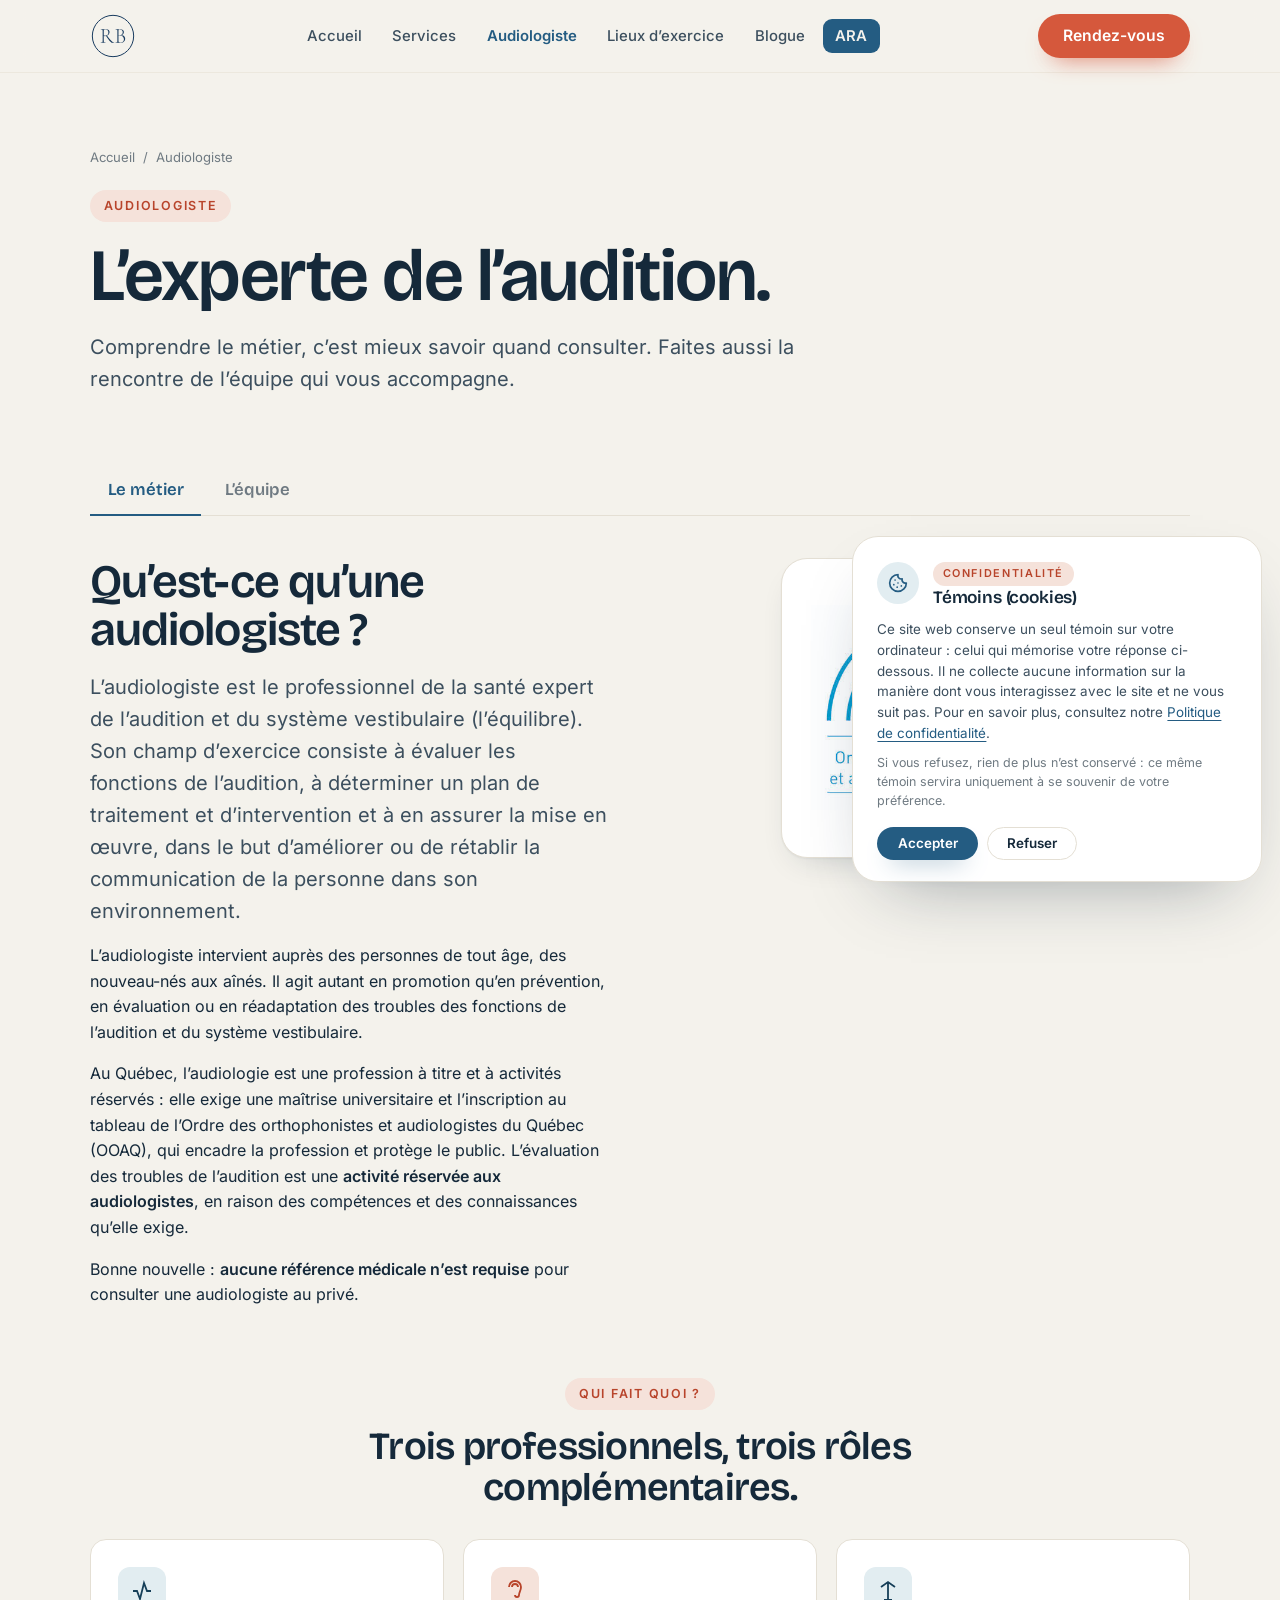
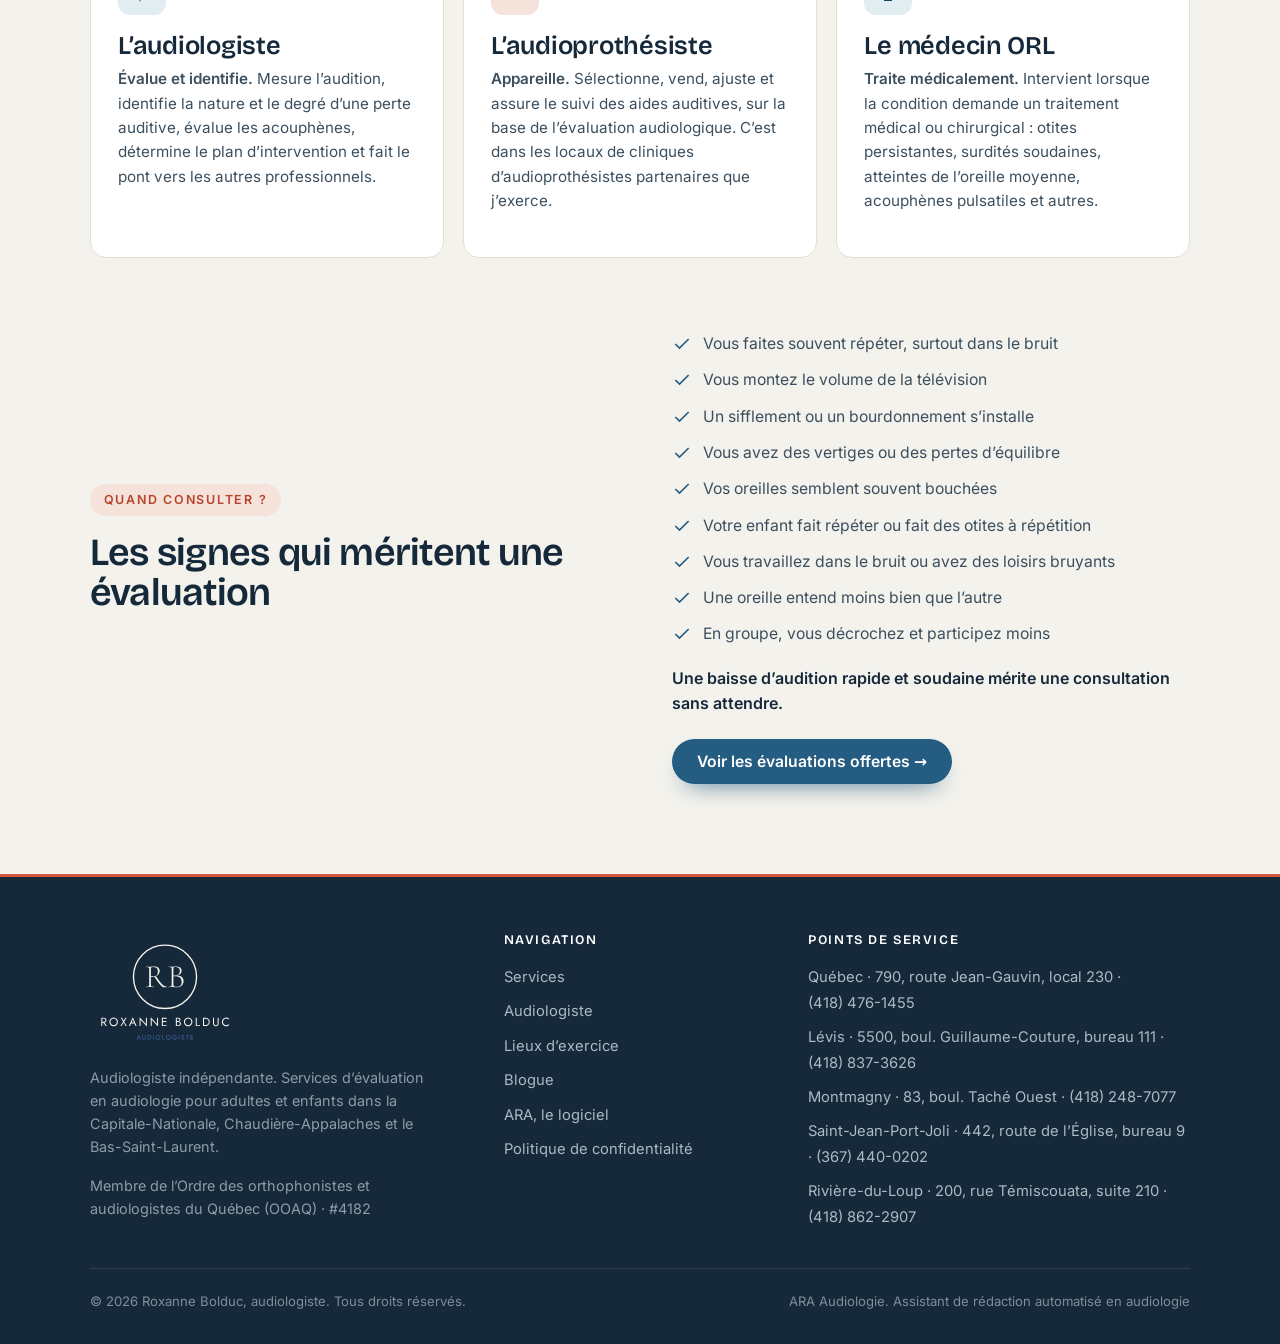
<file: audiologiste.html>
<!DOCTYPE html>
<html lang="fr-CA">
<head>
<meta charset="UTF-8">
<meta name="viewport" content="width=device-width, initial-scale=1.0">
<title>Audiologiste · Le métier &amp; l’équipe | Roxanne Bolduc</title>
<meta name="description" content="Qu’est-ce qu’un audiologiste ? Le métier, la formation, la différence avec l’audioprothésiste et l’ORL, et l’équipe : Roxanne Bolduc, M.P.A., audiologiste indépendante.">
<link rel="icon" type="image/png" href="assets/logos/favicon-rb-creme.png">
<link rel="apple-touch-icon" href="assets/logos/apple-touch-rb-creme.png">
<link rel="stylesheet" href="styles.css?v=20260914">
</head>
<body>

<header class="site-header">
  <div class="wrap nav">
    <a class="brand" href="index.html" aria-label="Accueil, Roxanne Bolduc, audiologiste">
      <img src="assets/logos/monogramme-rb-marine.svg" alt="Roxanne Bolduc, audiologiste" style="height:46px;width:auto">
    </a>
    <nav aria-label="Navigation principale">
      <ul class="nav-links" id="menu">
        <li><a href="index.html">Accueil</a></li>
        <li><a href="services.html">Services</a></li>
        <li><a href="audiologiste.html" class="active">Audiologiste</a></li>
        <li><a href="lieux.html">Lieux d’exercice</a></li>
        <li><a href="blogue.html">Blogue</a></li>
        <li><a href="ara.html" class="nav-ara" data-tip="Pour les audiologistes">ARA</a></li>
      </ul>
    </nav>
    <div class="nav-cta">
      <a href="lieux.html" class="btn btn--coral">Rendez-vous</a>
      <button class="nav-toggle" aria-label="Ouvrir le menu" aria-expanded="false" aria-controls="menu"><span></span></button>
    </div>
  </div>
</header>

<section class="page-hero">
  <div class="wrap">
    <div class="breadcrumb"><a href="index.html">Accueil</a> <span>/</span> Audiologiste</div>
    <span class="eyebrow">Audiologiste</span>
    <h1>L’experte de l’audition.</h1>
    <p class="lead">Comprendre le métier, c’est mieux savoir quand consulter. Faites aussi la rencontre de l’équipe qui vous accompagne.</p>
  </div>
</section>

<section class="section" style="padding-top:1.4rem">
  <div class="wrap">
    <!-- Onglets -->
    <div class="tabs" role="tablist" aria-label="Sections">
      <button class="tab active" data-tab="metier" role="tab" aria-selected="true">Le métier</button>
      <button class="tab" data-tab="equipe" role="tab" aria-selected="false">L’équipe</button>
    </div>

    <!-- Panneau : Le métier -->
    <div class="tabpanel active" data-panel="metier" role="tabpanel">
      <div class="split" style="align-items:start">
        <div>
          <h2>Qu’est-ce qu’une audiologiste&nbsp;?</h2>
          <p class="lead" style="margin-top:1rem">L’audiologiste est le professionnel de la santé expert de l’audition et du système vestibulaire (l’équilibre). Son champ d’exercice consiste à évaluer les fonctions de l’audition, à déterminer un plan de traitement et d’intervention et à en assurer la mise en œuvre, dans le but d’améliorer ou de rétablir la communication de la personne dans son environnement.</p>
          <p>L’audiologiste intervient auprès des personnes de tout âge, des nouveau-nés aux aînés. Il agit autant en promotion qu’en prévention, en évaluation ou en réadaptation des troubles des fonctions de l’audition et du système vestibulaire.</p>
          <p>Au Québec, l’audiologie est une profession à titre et à activités réservés&nbsp;: elle exige une maîtrise universitaire et l’inscription au tableau de l’Ordre des orthophonistes et audiologistes du Québec (OOAQ), qui encadre la profession et protège le public. L’évaluation des troubles de l’audition est une <strong>activité réservée aux audiologistes</strong>, en raison des compétences et des connaissances qu’elle exige.</p>
          <p>Bonne nouvelle&nbsp;: <strong>aucune référence médicale n’est requise</strong> pour consulter une audiologiste au privé.</p>
        </div>
        <div class="media-frame reveal" style="display:grid;place-items:center;background:#fff;aspect-ratio:1;padding:clamp(1rem,3vw,1.8rem);max-width:300px;width:100%;justify-self:center">
          <img src="assets/photos/ooaq-membre.jpg" alt="Badge Membre de l’Ordre des orthophonistes et audiologistes du Québec" style="width:100%;height:auto;object-fit:contain">
        </div>
      </div>

      <div class="center reveal" style="max-width:680px;margin:3.4rem auto 2rem">
        <span class="eyebrow">Qui fait quoi&nbsp;?</span>
        <h2 style="font-size:clamp(1.6rem,3vw,2.4rem)">Trois professionnels, trois rôles complémentaires.</h2>
      </div>
      <div class="grid-3">
        <div class="scard reveal">
          <div class="ic"><svg width="24" height="24" viewBox="0 0 24 24" fill="none" stroke="currentColor" stroke-width="1.8"><path d="M3 12h4l3 8 4-16 3 8h4"/></svg></div>
          <h3>L’audiologiste</h3>
          <p><strong>Évalue et identifie.</strong> Mesure l’audition, identifie la nature et le degré d’une perte auditive, évalue les acouphènes, détermine le plan d’intervention et fait le pont vers les autres professionnels.</p>
        </div>
        <div class="scard coral reveal">
          <div class="ic"><svg width="24" height="24" viewBox="0 0 24 24" fill="none" stroke="currentColor" stroke-width="1.8"><path d="M6 8a6 6 0 0112 0c0 4-2 5-2 8a2 2 0 01-4 0"/><path d="M9 8a3 3 0 016 0"/></svg></div>
          <h3>L’audioprothésiste</h3>
          <p><strong>Appareille.</strong> Sélectionne, vend, ajuste et assure le suivi des aides auditives, sur la base de l’évaluation audiologique. C’est dans les locaux de cliniques d’audioprothésistes partenaires que j’exerce.</p>
        </div>
        <div class="scard reveal">
          <div class="ic"><svg width="24" height="24" viewBox="0 0 24 24" fill="none" stroke="currentColor" stroke-width="1.8"><path d="M12 3v18M5 8l7-5 7 5M8 21h8"/></svg></div>
          <h3>Le médecin ORL</h3>
          <p><strong>Traite médicalement.</strong> Intervient lorsque la condition demande un traitement médical ou chirurgical&nbsp;: otites persistantes, surdités soudaines, atteintes de l’oreille moyenne, acouphènes pulsatiles et autres.</p>
        </div>
      </div>

      <div class="split" style="margin-top:3.4rem;align-items:center">
        <div class="reveal">
          <span class="eyebrow">Quand consulter&nbsp;?</span>
          <h2 style="font-size:clamp(1.6rem,3vw,2.4rem)">Les signes qui méritent une évaluation</h2>
        </div>
        <div class="reveal">
          <ul>
            <li><svg width="20" height="20" viewBox="0 0 24 24" fill="none" stroke="currentColor" stroke-width="2"><path d="M20 6L9 17l-5-5"/></svg> Vous faites souvent répéter, surtout dans le bruit</li>
            <li><svg width="20" height="20" viewBox="0 0 24 24" fill="none" stroke="currentColor" stroke-width="2"><path d="M20 6L9 17l-5-5"/></svg> Vous montez le volume de la télévision</li>
            <li><svg width="20" height="20" viewBox="0 0 24 24" fill="none" stroke="currentColor" stroke-width="2"><path d="M20 6L9 17l-5-5"/></svg> Un sifflement ou un bourdonnement s’installe</li>
            <li><svg width="20" height="20" viewBox="0 0 24 24" fill="none" stroke="currentColor" stroke-width="2"><path d="M20 6L9 17l-5-5"/></svg> Vous avez des vertiges ou des pertes d’équilibre</li>
            <li><svg width="20" height="20" viewBox="0 0 24 24" fill="none" stroke="currentColor" stroke-width="2"><path d="M20 6L9 17l-5-5"/></svg> Vos oreilles semblent souvent bouchées</li>
            <li><svg width="20" height="20" viewBox="0 0 24 24" fill="none" stroke="currentColor" stroke-width="2"><path d="M20 6L9 17l-5-5"/></svg> Votre enfant fait répéter ou fait des otites à répétition</li>
            <li><svg width="20" height="20" viewBox="0 0 24 24" fill="none" stroke="currentColor" stroke-width="2"><path d="M20 6L9 17l-5-5"/></svg> Vous travaillez dans le bruit ou avez des loisirs bruyants</li>
            <li><svg width="20" height="20" viewBox="0 0 24 24" fill="none" stroke="currentColor" stroke-width="2"><path d="M20 6L9 17l-5-5"/></svg> Une oreille entend moins bien que l’autre</li>
            <li><svg width="20" height="20" viewBox="0 0 24 24" fill="none" stroke="currentColor" stroke-width="2"><path d="M20 6L9 17l-5-5"/></svg> En groupe, vous décrochez et participez moins</li>
          </ul>
          <p style="margin-top:1.2rem"><strong>Une baisse d’audition rapide et soudaine mérite une consultation sans attendre.</strong></p>
          <div style="margin-top:1.4rem"><a href="services.html" class="btn btn--primary">Voir les évaluations offertes →</a></div>
        </div>
      </div>
    </div>

    <!-- Panneau : L'équipe -->
    <div class="tabpanel" data-panel="equipe" id="equipe" role="tabpanel">

      <div class="profile reveal">
        <div class="photo">
          <img src="assets/photos/portrait-debout.jpg" alt="Roxanne Bolduc, audiologiste" width="1200" height="1799">
        </div>
        <div>
          <h3>Roxanne Bolduc, M.P.A.</h3>
          <div class="role">Audiologiste · OOAQ #4182</div>
          <p>Détentrice d’une maîtrise en audiologie de l’Université de Montréal depuis 2015, je suis audiologiste indépendante. J’offre des services d’évaluation en audiologie aux adultes et aux enfants, dans la Capitale-Nationale, Chaudière-Appalaches et le Bas-Saint-Laurent.</p>
          <p>Ma pratique se concentre sur des évaluations précises et approfondies des troubles de l’audition, avec une expertise particulière dans l’évaluation des acouphènes. Mon indépendance me tient à cœur&nbsp;: mes recommandations reposent uniquement sur vos résultats et vos besoins.</p>
          <p>Je m’emploie aussi à promouvoir la prévention de la surdité liée au bruit. À travers diverses initiatives de sensibilisation, je cherche à outiller les travailleurs, les musiciens et les amateurs d’activités bruyantes pour qu’ils protègent leur audition avant que le dommage soit fait.</p>
          <p>Mon approche repose sur l’écoute, l’empathie et des explications que tout le monde peut comprendre. Mon objectif&nbsp;: déstigmatiser la surdité et les acouphènes, et promouvoir la pleine participation des personnes malentendantes dans tous les aspects de la vie quotidienne.</p>
          <p>Je développe également <a href="ara.html" style="color:var(--azure);font-weight:600">ARA Audiologie, Assistant de rédaction automatisé en audiologie</a>, un logiciel conçu pour redonner aux audiologistes le temps que la paperasse leur enlève.</p>
          <p>Quand je ne suis pas au travail, vous me trouverez les mains dans l’argile ou dans la laine, ou encore en camping&nbsp;: le travail manuel et la nature sont mes remèdes préférés pour remettre mes pendules à l’heure.</p>
          <div class="creds">
            <span class="chip">Maîtrise, U. de Montréal</span>
            <span class="chip">Membre de l’OOAQ</span>
            <span class="chip">Expertise acouphènes</span>
            <span class="chip">Prévention du bruit</span>
          </div>
        </div>
      </div>

      <div class="placeholder-card reveal" style="max-width:720px">
        <span class="a-completer">Profil à venir</span>
        <h3>Orthophoniste collaboratrice</h3>
        <p class="muted" style="margin:0">Une orthophoniste collaboratrice se joint à la pratique, notamment pour les évaluations pédiatriques réalisées à deux professionnelles. Son profil complet (parcours, formation et champs d’intérêt) sera publié ici sous peu.</p>
      </div>

      <div class="center" style="margin-top:2.4rem"><a href="lieux.html" class="btn btn--coral">Prendre rendez-vous →</a></div>
    </div>
  </div>
</section>

<footer class="site-footer">
  <div class="wrap">
    <div class="footer-grid">
      <div>
        <a href="index.html" aria-label="Accueil, Roxanne Bolduc, audiologiste">
          <img src="assets/logos/logo-empile-creme.svg" alt="Roxanne Bolduc, audiologiste" style="width:150px">
        </a>
        <p class="about">Audiologiste indépendante. Services d’évaluation en audiologie pour adultes et enfants dans la Capitale-Nationale, Chaudière-Appalaches et le Bas-Saint-Laurent.</p>
        <p class="about">Membre de l’Ordre des orthophonistes et audiologistes du Québec (OOAQ) · #4182</p>
      </div>
      <div>
        <h4>Navigation</h4>
        <ul>
          <li><a href="services.html">Services</a></li>
          <li><a href="audiologiste.html">Audiologiste</a></li>
          <li><a href="lieux.html">Lieux d’exercice</a></li>
          <li><a href="blogue.html">Blogue</a></li>
          <li><a href="ara.html">ARA, le logiciel</a></li>
          <li><a href="confidentialite.html">Politique de confidentialité</a></li>
        </ul>
      </div>
      <div>
        <h4>Points de service</h4>
        <ul>
          <li><a href="lieux.html#quebec">Québec · 790, route Jean-Gauvin, local 230 · (418)&nbsp;476-1455</a></li>
          <li><a href="lieux.html#levis">Lévis · 5500, boul. Guillaume-Couture, bureau 111 · (418)&nbsp;837-3626</a></li>
          <li><a href="lieux.html#montmagny">Montmagny · 83, boul. Taché Ouest · (418)&nbsp;248-7077</a></li>
          <li><a href="lieux.html#st-jean-port-joli">Saint-Jean-Port-Joli · 442, route de l’Église, bureau 9 · (367)&nbsp;440-0202</a></li>
          <li><a href="lieux.html#riviere-du-loup">Rivière-du-Loup · 200, rue Témiscouata, suite 210 · (418)&nbsp;862-2907</a></li>
        </ul>
      </div>
    </div>
    <div class="footer-bottom">
      <span>© 2026 Roxanne Bolduc, audiologiste. Tous droits réservés.</span>
      <span>ARA Audiologie. Assistant de rédaction automatisé en audiologie</span>
    </div>
  </div>
</footer>

<script src="main.js"></script>
</body>
</html>
</file>
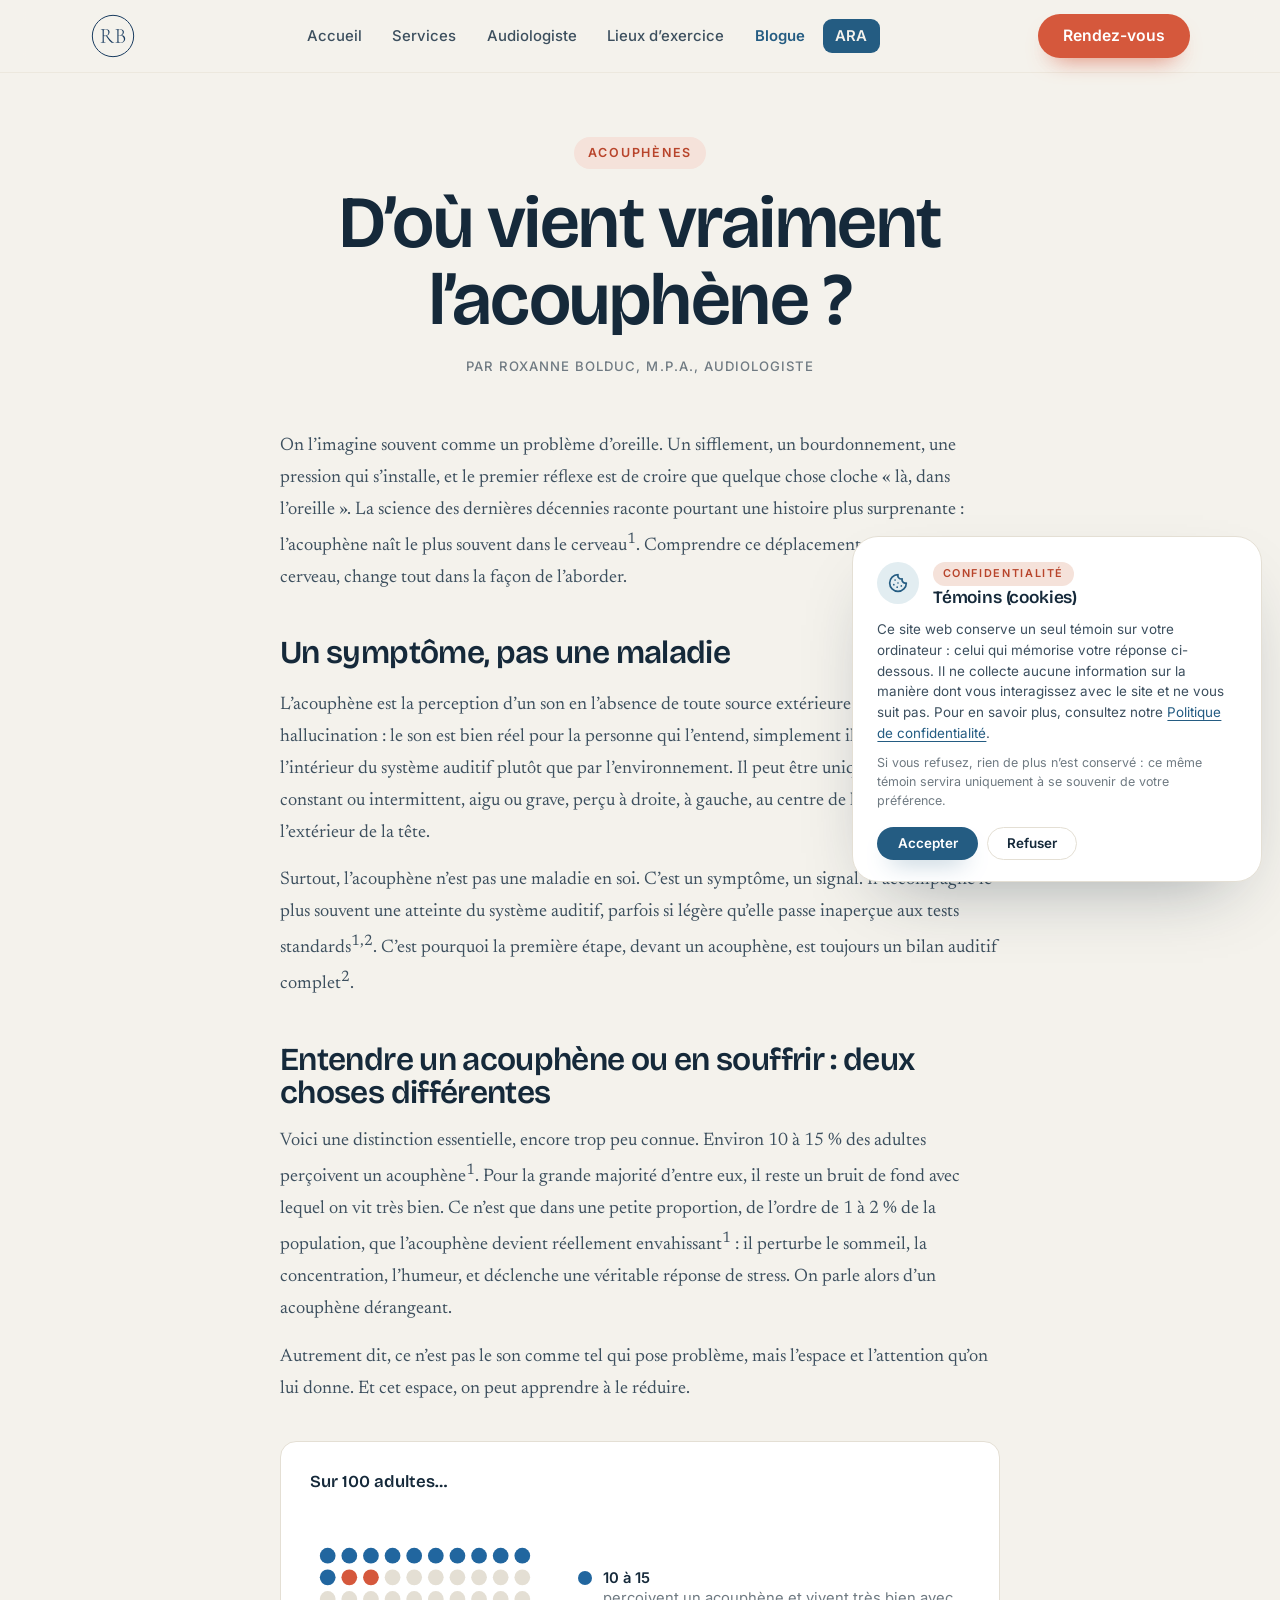
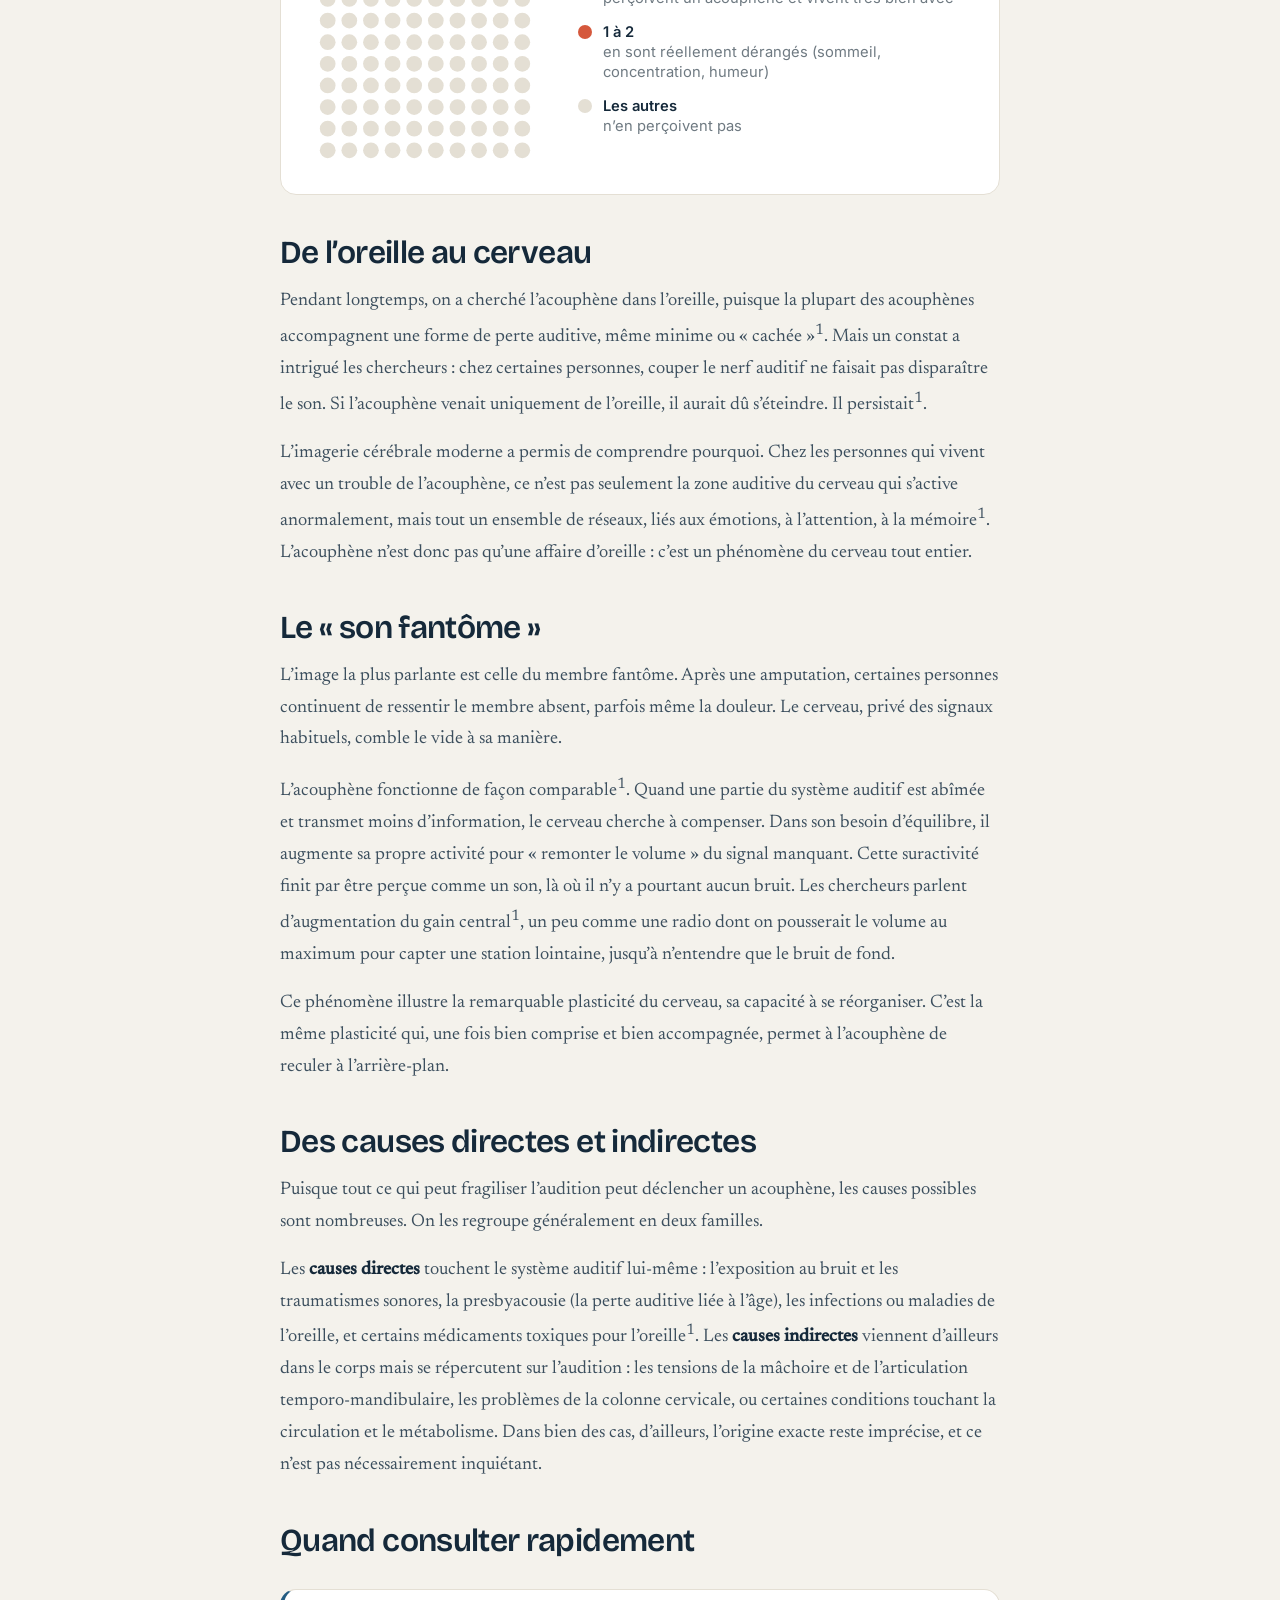
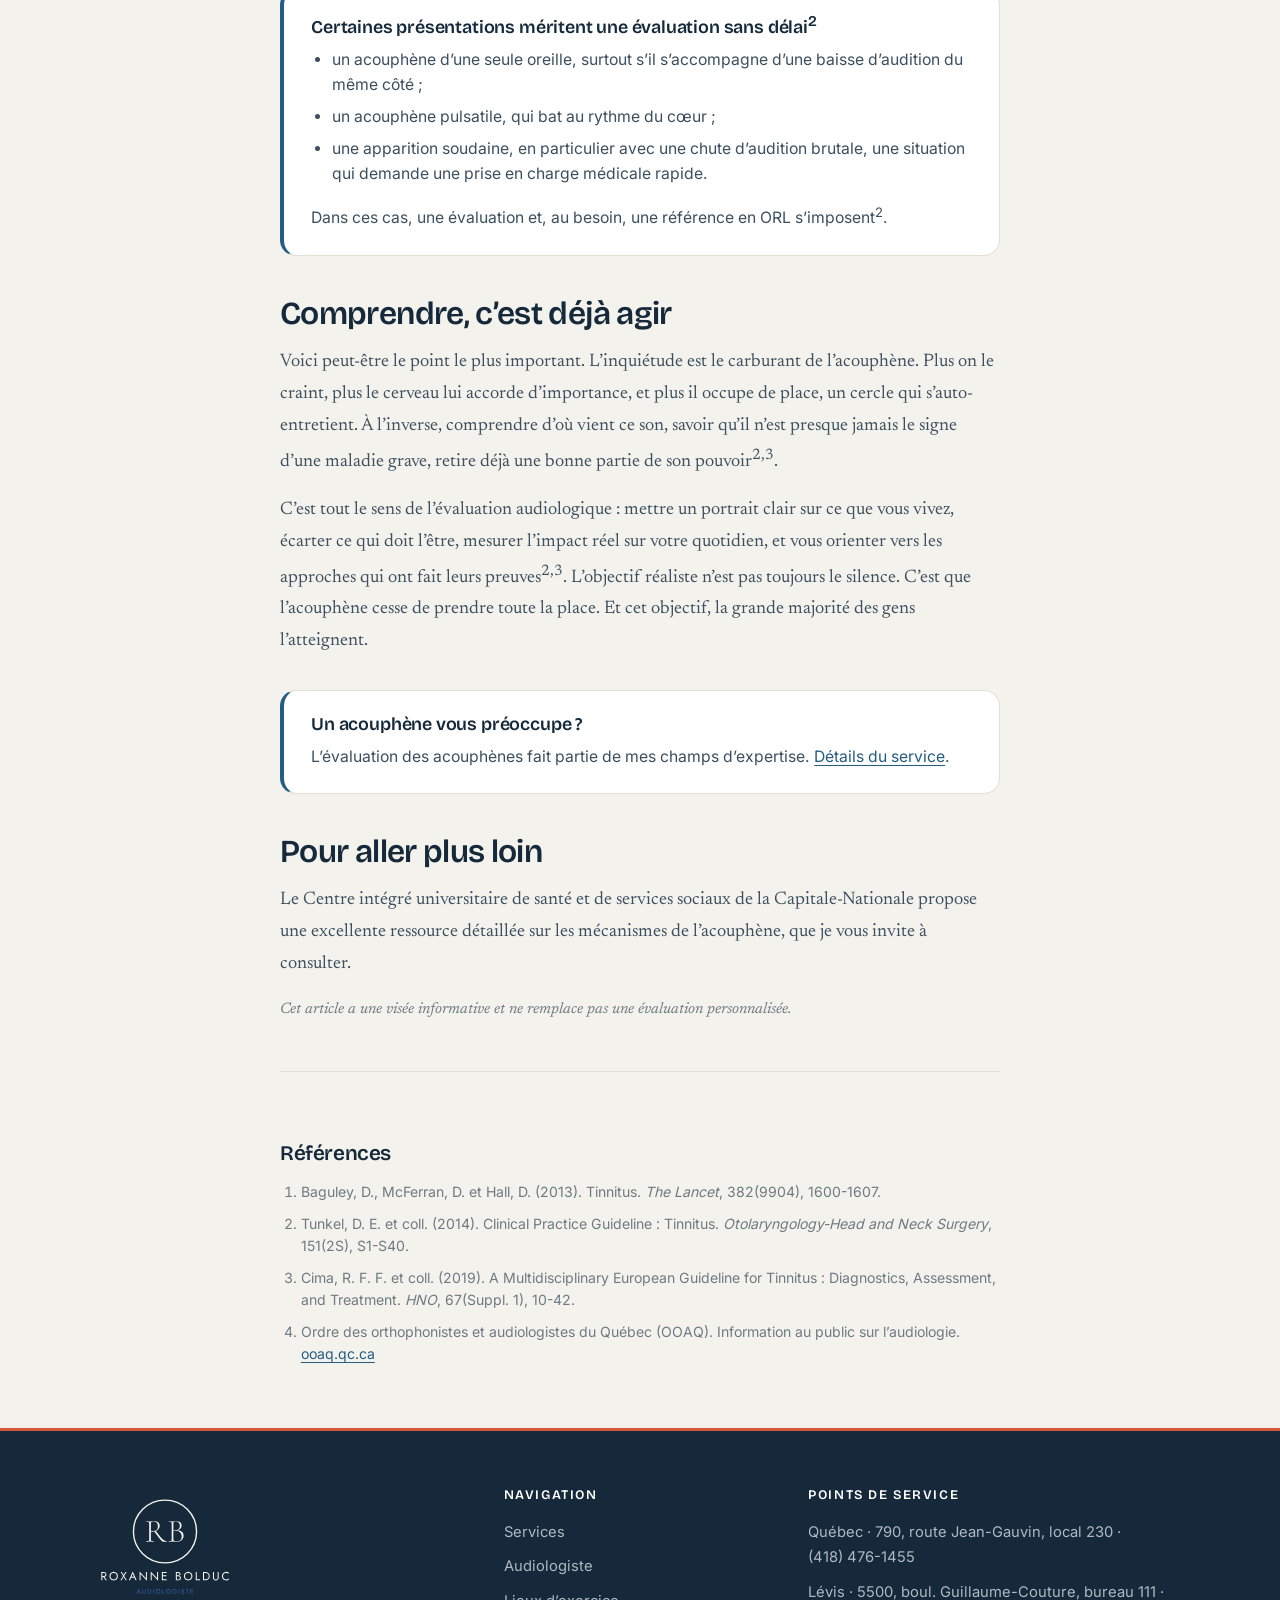
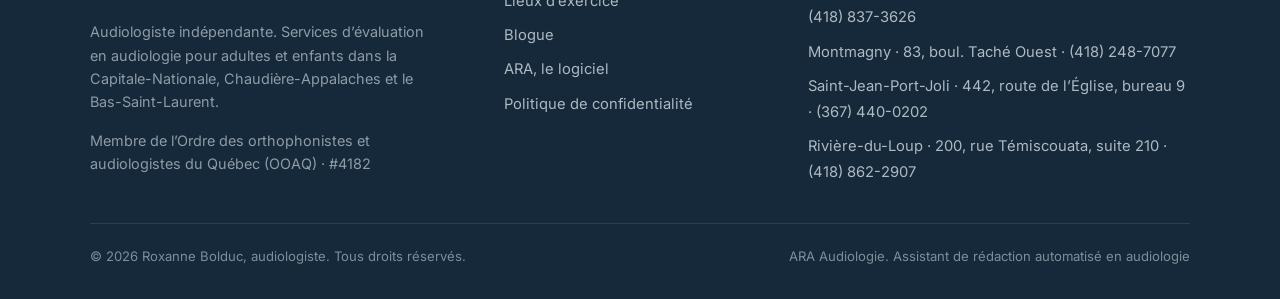
<file: blogue-acouphenes.html>
<!DOCTYPE html>
<html lang="fr-CA">
<head>
<meta charset="UTF-8">
<meta name="viewport" content="width=device-width, initial-scale=1.0">
<title>D’où vient vraiment l’acouphène ? | Blogue · Roxanne Bolduc, audiologiste</title>
<meta name="description" content="Sifflement, bourdonnement : l’acouphène naît le plus souvent dans le cerveau. Le phénomène du son fantôme, les causes directes et indirectes, les signaux qui demandent une consultation rapide et ce qui aide vraiment.">
<link rel="icon" type="image/png" href="assets/logos/favicon-rb-creme.png">
<link rel="apple-touch-icon" href="assets/logos/apple-touch-rb-creme.png">
<link rel="stylesheet" href="styles.css?v=20260914">
</head>
<body>

<header class="site-header">
  <div class="wrap nav">
    <a class="brand" href="index.html" aria-label="Accueil, Roxanne Bolduc, audiologiste">
      <img src="assets/logos/monogramme-rb-marine.svg" alt="Roxanne Bolduc, audiologiste" style="height:46px;width:auto">
    </a>
    <nav aria-label="Navigation principale">
      <ul class="nav-links" id="menu">
        <li><a href="index.html">Accueil</a></li>
        <li><a href="services.html">Services</a></li>
        <li><a href="audiologiste.html">Audiologiste</a></li>
        <li><a href="lieux.html">Lieux d’exercice</a></li>
        <li><a href="blogue.html" class="active">Blogue</a></li>
        <li><a href="ara.html" class="nav-ara" data-tip="Pour les audiologistes">ARA</a></li>
      </ul>
    </nav>
    <div class="nav-cta">
      <a href="lieux.html" class="btn btn--coral">Rendez-vous</a>
      <button class="nav-toggle" aria-label="Ouvrir le menu" aria-expanded="false" aria-controls="menu"><span></span></button>
    </div>
  </div>
</header>

<main>
<div class="wrap">
  <header class="article-head">
    <span class="eyebrow" style="justify-content:center">Acouphènes</span>
    <h1>D’où vient vraiment l’acouphène&nbsp;?</h1>
    <p class="meta">Par Roxanne Bolduc, M.P.A., audiologiste</p>
  </header>

  <div class="article-body">

    <p>On l’imagine souvent comme un problème d’oreille. Un sifflement, un bourdonnement, une pression qui s’installe, et le premier réflexe est de croire que quelque chose cloche «&nbsp;là, dans l’oreille&nbsp;». La science des dernières décennies raconte pourtant une histoire plus surprenante&nbsp;: l’acouphène naît le plus souvent dans le cerveau<sup>1</sup>. Comprendre ce déplacement, de l’oreille vers le cerveau, change tout dans la façon de l’aborder.</p>

    <h2>Un symptôme, pas une maladie</h2>
    <p>L’acouphène est la perception d’un son en l’absence de toute source extérieure<sup>1</sup>. Ce n’est pas une hallucination&nbsp;: le son est bien réel pour la personne qui l’entend, simplement il est généré à l’intérieur du système auditif plutôt que par l’environnement. Il peut être unique ou multiple, constant ou intermittent, aigu ou grave, perçu à droite, à gauche, au centre de la tête ou même à l’extérieur de la tête.</p>
    <p>Surtout, l’acouphène n’est pas une maladie en soi. C’est un symptôme, un signal. Il accompagne le plus souvent une atteinte du système auditif, parfois si légère qu’elle passe inaperçue aux tests standards<sup>1,2</sup>. C’est pourquoi la première étape, devant un acouphène, est toujours un bilan auditif complet<sup>2</sup>.</p>

    <h2>Entendre un acouphène ou en souffrir&nbsp;: deux choses différentes</h2>
    <p>Voici une distinction essentielle, encore trop peu connue. Environ 10 à 15&nbsp;% des adultes perçoivent un acouphène<sup>1</sup>. Pour la grande majorité d’entre eux, il reste un bruit de fond avec lequel on vit très bien. Ce n’est que dans une petite proportion, de l’ordre de 1 à 2&nbsp;% de la population, que l’acouphène devient réellement envahissant<sup>1</sup>&nbsp;: il perturbe le sommeil, la concentration, l’humeur, et déclenche une véritable réponse de stress. On parle alors d’un acouphène dérangeant.</p>
    <p>Autrement dit, ce n’est pas le son comme tel qui pose problème, mais l’espace et l’attention qu’on lui donne. Et cet espace, on peut apprendre à le réduire.</p>

    <figure class="waffle" role="img" aria-label="Sur 100 adultes, de 10 à 15 perçoivent un acouphène, et seulement 1 à 2 en sont réellement dérangés.">
      <p class="wt">Sur 100 adultes…</p>
      <svg viewBox="0 0 234 234" aria-hidden="true"><circle cx="18" cy="18" r="8" fill="#21669f"/><circle cx="40" cy="18" r="8" fill="#21669f"/><circle cx="62" cy="18" r="8" fill="#21669f"/><circle cx="84" cy="18" r="8" fill="#21669f"/><circle cx="106" cy="18" r="8" fill="#21669f"/><circle cx="128" cy="18" r="8" fill="#21669f"/><circle cx="150" cy="18" r="8" fill="#21669f"/><circle cx="172" cy="18" r="8" fill="#21669f"/><circle cx="194" cy="18" r="8" fill="#21669f"/><circle cx="216" cy="18" r="8" fill="#21669f"/><circle cx="18" cy="40" r="8" fill="#21669f"/><circle cx="40" cy="40" r="8" fill="#d5583c"/><circle cx="62" cy="40" r="8" fill="#d5583c"/><circle cx="84" cy="40" r="8" fill="#e4dfd4"/><circle cx="106" cy="40" r="8" fill="#e4dfd4"/><circle cx="128" cy="40" r="8" fill="#e4dfd4"/><circle cx="150" cy="40" r="8" fill="#e4dfd4"/><circle cx="172" cy="40" r="8" fill="#e4dfd4"/><circle cx="194" cy="40" r="8" fill="#e4dfd4"/><circle cx="216" cy="40" r="8" fill="#e4dfd4"/><circle cx="18" cy="62" r="8" fill="#e4dfd4"/><circle cx="40" cy="62" r="8" fill="#e4dfd4"/><circle cx="62" cy="62" r="8" fill="#e4dfd4"/><circle cx="84" cy="62" r="8" fill="#e4dfd4"/><circle cx="106" cy="62" r="8" fill="#e4dfd4"/><circle cx="128" cy="62" r="8" fill="#e4dfd4"/><circle cx="150" cy="62" r="8" fill="#e4dfd4"/><circle cx="172" cy="62" r="8" fill="#e4dfd4"/><circle cx="194" cy="62" r="8" fill="#e4dfd4"/><circle cx="216" cy="62" r="8" fill="#e4dfd4"/><circle cx="18" cy="84" r="8" fill="#e4dfd4"/><circle cx="40" cy="84" r="8" fill="#e4dfd4"/><circle cx="62" cy="84" r="8" fill="#e4dfd4"/><circle cx="84" cy="84" r="8" fill="#e4dfd4"/><circle cx="106" cy="84" r="8" fill="#e4dfd4"/><circle cx="128" cy="84" r="8" fill="#e4dfd4"/><circle cx="150" cy="84" r="8" fill="#e4dfd4"/><circle cx="172" cy="84" r="8" fill="#e4dfd4"/><circle cx="194" cy="84" r="8" fill="#e4dfd4"/><circle cx="216" cy="84" r="8" fill="#e4dfd4"/><circle cx="18" cy="106" r="8" fill="#e4dfd4"/><circle cx="40" cy="106" r="8" fill="#e4dfd4"/><circle cx="62" cy="106" r="8" fill="#e4dfd4"/><circle cx="84" cy="106" r="8" fill="#e4dfd4"/><circle cx="106" cy="106" r="8" fill="#e4dfd4"/><circle cx="128" cy="106" r="8" fill="#e4dfd4"/><circle cx="150" cy="106" r="8" fill="#e4dfd4"/><circle cx="172" cy="106" r="8" fill="#e4dfd4"/><circle cx="194" cy="106" r="8" fill="#e4dfd4"/><circle cx="216" cy="106" r="8" fill="#e4dfd4"/><circle cx="18" cy="128" r="8" fill="#e4dfd4"/><circle cx="40" cy="128" r="8" fill="#e4dfd4"/><circle cx="62" cy="128" r="8" fill="#e4dfd4"/><circle cx="84" cy="128" r="8" fill="#e4dfd4"/><circle cx="106" cy="128" r="8" fill="#e4dfd4"/><circle cx="128" cy="128" r="8" fill="#e4dfd4"/><circle cx="150" cy="128" r="8" fill="#e4dfd4"/><circle cx="172" cy="128" r="8" fill="#e4dfd4"/><circle cx="194" cy="128" r="8" fill="#e4dfd4"/><circle cx="216" cy="128" r="8" fill="#e4dfd4"/><circle cx="18" cy="150" r="8" fill="#e4dfd4"/><circle cx="40" cy="150" r="8" fill="#e4dfd4"/><circle cx="62" cy="150" r="8" fill="#e4dfd4"/><circle cx="84" cy="150" r="8" fill="#e4dfd4"/><circle cx="106" cy="150" r="8" fill="#e4dfd4"/><circle cx="128" cy="150" r="8" fill="#e4dfd4"/><circle cx="150" cy="150" r="8" fill="#e4dfd4"/><circle cx="172" cy="150" r="8" fill="#e4dfd4"/><circle cx="194" cy="150" r="8" fill="#e4dfd4"/><circle cx="216" cy="150" r="8" fill="#e4dfd4"/><circle cx="18" cy="172" r="8" fill="#e4dfd4"/><circle cx="40" cy="172" r="8" fill="#e4dfd4"/><circle cx="62" cy="172" r="8" fill="#e4dfd4"/><circle cx="84" cy="172" r="8" fill="#e4dfd4"/><circle cx="106" cy="172" r="8" fill="#e4dfd4"/><circle cx="128" cy="172" r="8" fill="#e4dfd4"/><circle cx="150" cy="172" r="8" fill="#e4dfd4"/><circle cx="172" cy="172" r="8" fill="#e4dfd4"/><circle cx="194" cy="172" r="8" fill="#e4dfd4"/><circle cx="216" cy="172" r="8" fill="#e4dfd4"/><circle cx="18" cy="194" r="8" fill="#e4dfd4"/><circle cx="40" cy="194" r="8" fill="#e4dfd4"/><circle cx="62" cy="194" r="8" fill="#e4dfd4"/><circle cx="84" cy="194" r="8" fill="#e4dfd4"/><circle cx="106" cy="194" r="8" fill="#e4dfd4"/><circle cx="128" cy="194" r="8" fill="#e4dfd4"/><circle cx="150" cy="194" r="8" fill="#e4dfd4"/><circle cx="172" cy="194" r="8" fill="#e4dfd4"/><circle cx="194" cy="194" r="8" fill="#e4dfd4"/><circle cx="216" cy="194" r="8" fill="#e4dfd4"/><circle cx="18" cy="216" r="8" fill="#e4dfd4"/><circle cx="40" cy="216" r="8" fill="#e4dfd4"/><circle cx="62" cy="216" r="8" fill="#e4dfd4"/><circle cx="84" cy="216" r="8" fill="#e4dfd4"/><circle cx="106" cy="216" r="8" fill="#e4dfd4"/><circle cx="128" cy="216" r="8" fill="#e4dfd4"/><circle cx="150" cy="216" r="8" fill="#e4dfd4"/><circle cx="172" cy="216" r="8" fill="#e4dfd4"/><circle cx="194" cy="216" r="8" fill="#e4dfd4"/><circle cx="216" cy="216" r="8" fill="#e4dfd4"/></svg>
      <figcaption>
        <div class="wl"><i style="background:#21669f"></i><div><b>10 à 15</b> <span>perçoivent un acouphène et vivent très bien avec</span></div></div>
        <div class="wl"><i style="background:#d5583c"></i><div><b>1 à 2</b> <span>en sont réellement dérangés (sommeil, concentration, humeur)</span></div></div>
        <div class="wl"><i style="background:#e4dfd4"></i><div><b>Les autres</b> <span>n’en perçoivent pas</span></div></div>
      </figcaption>
    </figure>


    <h2>De l’oreille au cerveau</h2>
    <p>Pendant longtemps, on a cherché l’acouphène dans l’oreille, puisque la plupart des acouphènes accompagnent une forme de perte auditive, même minime ou «&nbsp;cachée&nbsp;»<sup>1</sup>. Mais un constat a intrigué les chercheurs&nbsp;: chez certaines personnes, couper le nerf auditif ne faisait pas disparaître le son. Si l’acouphène venait uniquement de l’oreille, il aurait dû s’éteindre. Il persistait<sup>1</sup>.</p>
    <p>L’imagerie cérébrale moderne a permis de comprendre pourquoi. Chez les personnes qui vivent avec un trouble de l’acouphène, ce n’est pas seulement la zone auditive du cerveau qui s’active anormalement, mais tout un ensemble de réseaux, liés aux émotions, à l’attention, à la mémoire<sup>1</sup>. L’acouphène n’est donc pas qu’une affaire d’oreille&nbsp;: c’est un phénomène du cerveau tout entier.</p>

    <h2>Le «&nbsp;son fantôme&nbsp;»</h2>
    <p>L’image la plus parlante est celle du membre fantôme. Après une amputation, certaines personnes continuent de ressentir le membre absent, parfois même la douleur. Le cerveau, privé des signaux habituels, comble le vide à sa manière.</p>
    <p>L’acouphène fonctionne de façon comparable<sup>1</sup>. Quand une partie du système auditif est abîmée et transmet moins d’information, le cerveau cherche à compenser. Dans son besoin d’équilibre, il augmente sa propre activité pour «&nbsp;remonter le volume&nbsp;» du signal manquant. Cette suractivité finit par être perçue comme un son, là où il n’y a pourtant aucun bruit. Les chercheurs parlent d’augmentation du gain central<sup>1</sup>, un peu comme une radio dont on pousserait le volume au maximum pour capter une station lointaine, jusqu’à n’entendre que le bruit de fond.</p>
    <p>Ce phénomène illustre la remarquable plasticité du cerveau, sa capacité à se réorganiser. C’est la même plasticité qui, une fois bien comprise et bien accompagnée, permet à l’acouphène de reculer à l’arrière-plan.</p>

    <h2>Des causes directes et indirectes</h2>
    <p>Puisque tout ce qui peut fragiliser l’audition peut déclencher un acouphène, les causes possibles sont nombreuses. On les regroupe généralement en deux familles.</p>
    <p>Les <strong>causes directes</strong> touchent le système auditif lui-même&nbsp;: l’exposition au bruit et les traumatismes sonores, la presbyacousie (la perte auditive liée à l’âge), les infections ou maladies de l’oreille, et certains médicaments toxiques pour l’oreille<sup>1</sup>. Les <strong>causes indirectes</strong> viennent d’ailleurs dans le corps mais se répercutent sur l’audition&nbsp;: les tensions de la mâchoire et de l’articulation temporo-mandibulaire, les problèmes de la colonne cervicale, ou certaines conditions touchant la circulation et le métabolisme. Dans bien des cas, d’ailleurs, l’origine exacte reste imprécise, et ce n’est pas nécessairement inquiétant.</p>

    <h2>Quand consulter rapidement</h2>
    <div class="encadre">
      <h3>Certaines présentations méritent une évaluation sans délai<sup>2</sup></h3>
      <ul>
        <li>un acouphène d’une seule oreille, surtout s’il s’accompagne d’une baisse d’audition du même côté&nbsp;;</li>
        <li>un acouphène pulsatile, qui bat au rythme du cœur&nbsp;;</li>
        <li>une apparition soudaine, en particulier avec une chute d’audition brutale, une situation qui demande une prise en charge médicale rapide.</li>
      </ul>
      <p style="margin:0">Dans ces cas, une évaluation et, au besoin, une référence en ORL s’imposent<sup>2</sup>.</p>
    </div>

    <h2>Comprendre, c’est déjà agir</h2>
    <p>Voici peut-être le point le plus important. L’inquiétude est le carburant de l’acouphène. Plus on le craint, plus le cerveau lui accorde d’importance, et plus il occupe de place, un cercle qui s’auto-entretient. À l’inverse, comprendre d’où vient ce son, savoir qu’il n’est presque jamais le signe d’une maladie grave, retire déjà une bonne partie de son pouvoir<sup>2,3</sup>.</p>
    <p>C’est tout le sens de l’évaluation audiologique&nbsp;: mettre un portrait clair sur ce que vous vivez, écarter ce qui doit l’être, mesurer l’impact réel sur votre quotidien, et vous orienter vers les approches qui ont fait leurs preuves<sup>2,3</sup>. L’objectif réaliste n’est pas toujours le silence. C’est que l’acouphène cesse de prendre toute la place. Et cet objectif, la grande majorité des gens l’atteignent.</p>

    <div class="encadre">
      <h3>Un acouphène vous préoccupe&nbsp;?</h3>
      <p style="margin:0">L’évaluation des acouphènes fait partie de mes champs d’expertise. <a href="services.html#acouphenes">Détails du service</a>.</p>
    </div>

    <h2>Pour aller plus loin</h2>
    <p>Le Centre intégré universitaire de santé et de services sociaux de la Capitale-Nationale propose une excellente ressource détaillée sur les mécanismes de l’acouphène, que je vous invite à consulter.</p>

    <p class="avis">Cet article a une visée informative et ne remplace pas une évaluation personnalisée.</p>

    <div class="refs">
      <h2>Références</h2>
      <ol>
        <li>Baguley, D., McFerran, D. et Hall, D. (2013). Tinnitus. <em>The Lancet</em>, 382(9904), 1600-1607.</li>
        <li>Tunkel, D. E. et coll. (2014). Clinical Practice Guideline&nbsp;: Tinnitus. <em>Otolaryngology-Head and Neck Surgery</em>, 151(2S), S1-S40.</li>
        <li>Cima, R. F. F. et coll. (2019). A Multidisciplinary European Guideline for Tinnitus&nbsp;: Diagnostics, Assessment, and Treatment. <em>HNO</em>, 67(Suppl. 1), 10-42.</li>
        <li>Ordre des orthophonistes et audiologistes du Québec (OOAQ). Information au public sur l’audiologie. <a href="https://www.ooaq.qc.ca" rel="noopener" target="_blank">ooaq.qc.ca</a></li>
      </ol>
    </div>

  </div>
</div>
</main>

<footer class="site-footer" style="margin-top:4rem">
  <div class="wrap">
    <div class="footer-grid">
      <div>
        <a href="index.html" aria-label="Accueil, Roxanne Bolduc, audiologiste">
          <img src="assets/logos/logo-empile-creme.svg" alt="Roxanne Bolduc, audiologiste" style="width:150px">
        </a>
        <p class="about">Audiologiste indépendante. Services d’évaluation en audiologie pour adultes et enfants dans la Capitale-Nationale, Chaudière-Appalaches et le Bas-Saint-Laurent.</p>
        <p class="about">Membre de l’Ordre des orthophonistes et audiologistes du Québec (OOAQ) · #4182</p>
      </div>
      <div>
        <h4>Navigation</h4>
        <ul>
          <li><a href="services.html">Services</a></li>
          <li><a href="audiologiste.html">Audiologiste</a></li>
          <li><a href="lieux.html">Lieux d’exercice</a></li>
          <li><a href="blogue.html">Blogue</a></li>
          <li><a href="ara.html">ARA, le logiciel</a></li>
          <li><a href="confidentialite.html">Politique de confidentialité</a></li>
        </ul>
      </div>
      <div>
        <h4>Points de service</h4>
        <ul>
          <li><a href="lieux.html#quebec">Québec · 790, route Jean-Gauvin, local 230 · (418)&nbsp;476-1455</a></li>
          <li><a href="lieux.html#levis">Lévis · 5500, boul. Guillaume-Couture, bureau 111 · (418)&nbsp;837-3626</a></li>
          <li><a href="lieux.html#montmagny">Montmagny · 83, boul. Taché Ouest · (418)&nbsp;248-7077</a></li>
          <li><a href="lieux.html#st-jean-port-joli">Saint-Jean-Port-Joli · 442, route de l’Église, bureau 9 · (367)&nbsp;440-0202</a></li>
          <li><a href="lieux.html#riviere-du-loup">Rivière-du-Loup · 200, rue Témiscouata, suite 210 · (418)&nbsp;862-2907</a></li>
        </ul>
      </div>
    </div>
    <div class="footer-bottom">
      <span>© 2026 Roxanne Bolduc, audiologiste. Tous droits réservés.</span>
      <span>ARA Audiologie. Assistant de rédaction automatisé en audiologie</span>
    </div>
  </div>
</footer>

<script src="main.js"></script>
</body>
</html>
</file>
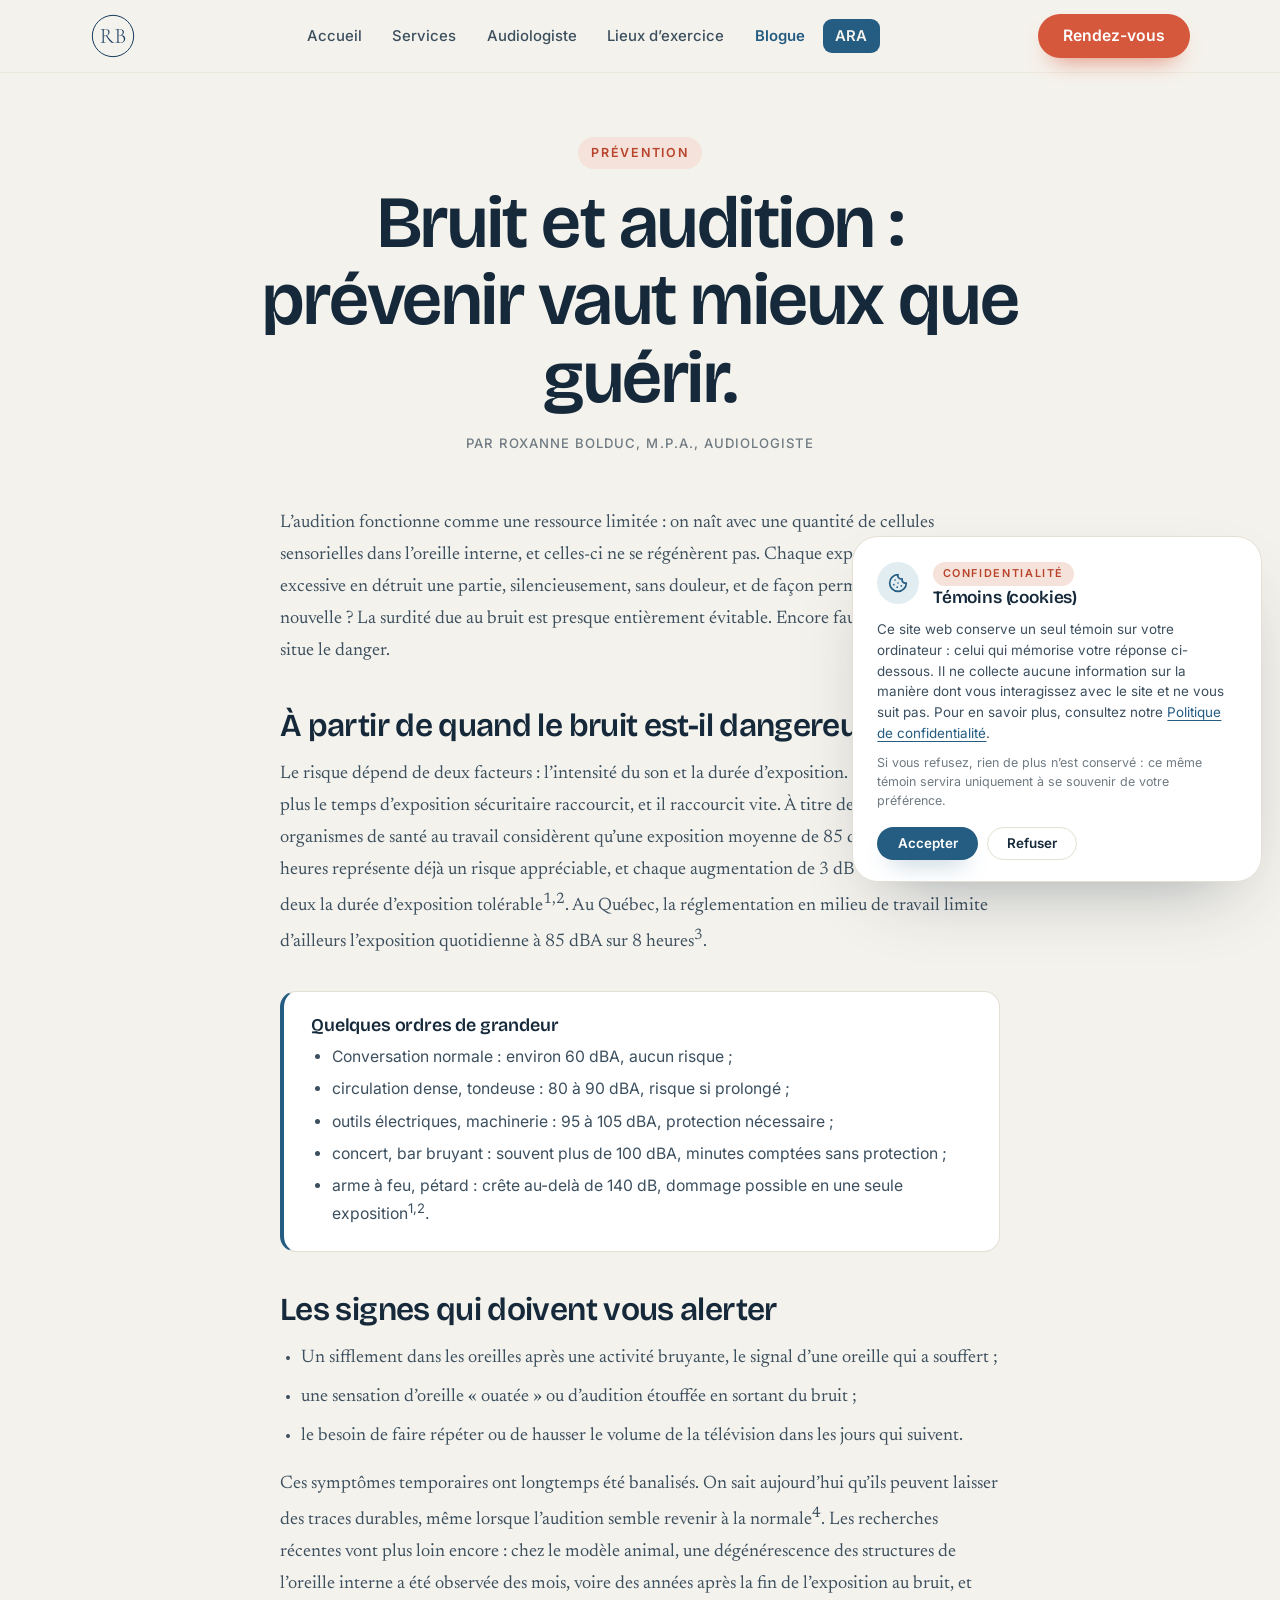
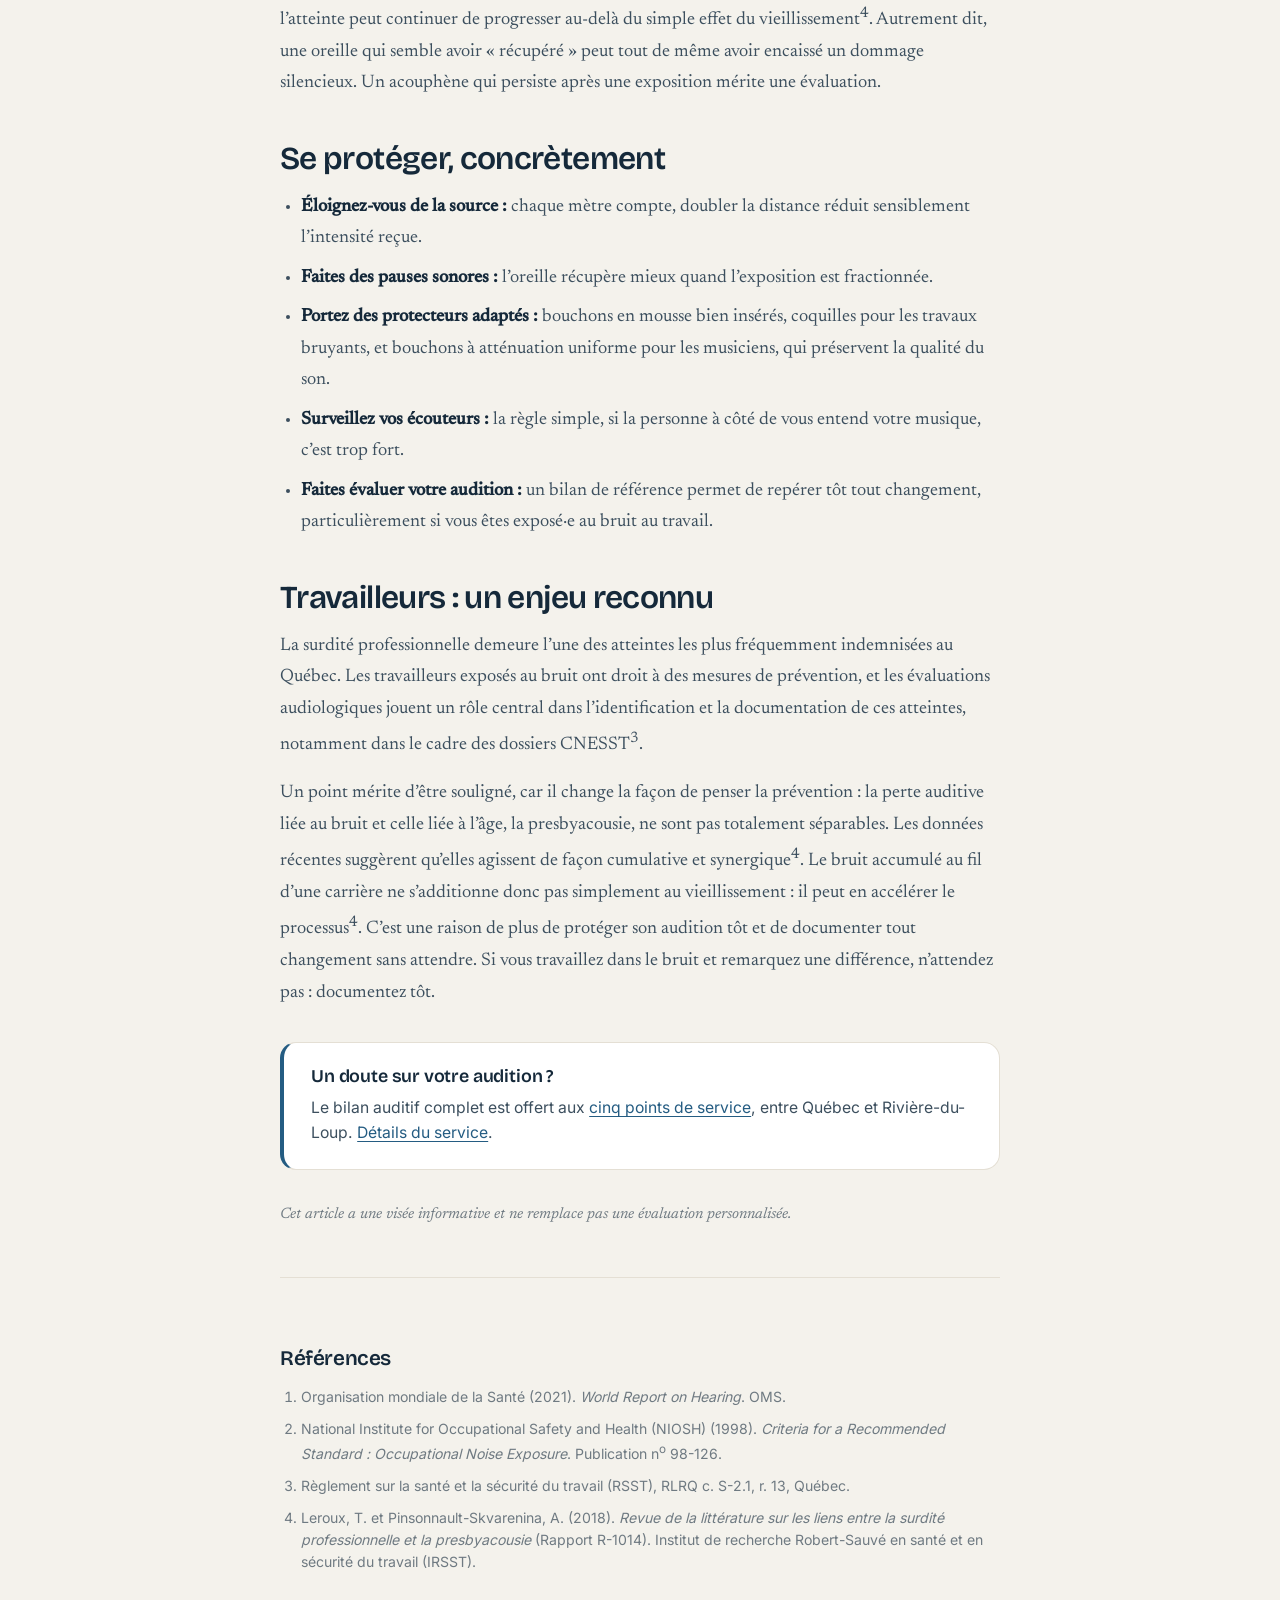
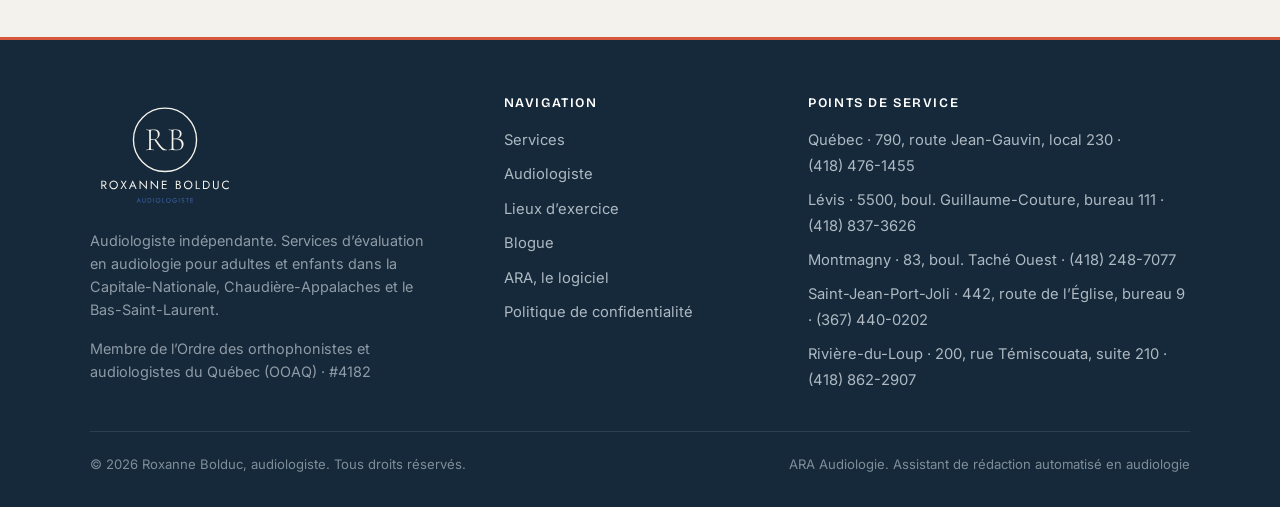
<file: blogue-bruit.html>
<!DOCTYPE html>
<html lang="fr-CA">
<head>
<meta charset="UTF-8">
<meta name="viewport" content="width=device-width, initial-scale=1.0">
<title>Bruit et audition : prévenir vaut mieux que guérir | Blogue · Roxanne Bolduc, audiologiste</title>
<meta name="description" content="La surdité due au bruit est permanente et évitable. Travailleurs, musiciens, amateurs de concerts : les repères de niveaux sonores, les signes d’alerte, la synergie bruit-presbyacousie et les bons réflexes de protection.">
<link rel="icon" type="image/png" href="assets/logos/favicon-rb-creme.png">
<link rel="apple-touch-icon" href="assets/logos/apple-touch-rb-creme.png">
<link rel="stylesheet" href="styles.css?v=20260914">
</head>
<body>

<header class="site-header">
  <div class="wrap nav">
    <a class="brand" href="index.html" aria-label="Accueil, Roxanne Bolduc, audiologiste">
      <img src="assets/logos/monogramme-rb-marine.svg" alt="Roxanne Bolduc, audiologiste" style="height:46px;width:auto">
    </a>
    <nav aria-label="Navigation principale">
      <ul class="nav-links" id="menu">
        <li><a href="index.html">Accueil</a></li>
        <li><a href="services.html">Services</a></li>
        <li><a href="audiologiste.html">Audiologiste</a></li>
        <li><a href="lieux.html">Lieux d’exercice</a></li>
        <li><a href="blogue.html" class="active">Blogue</a></li>
        <li><a href="ara.html" class="nav-ara" data-tip="Pour les audiologistes">ARA</a></li>
      </ul>
    </nav>
    <div class="nav-cta">
      <a href="lieux.html" class="btn btn--coral">Rendez-vous</a>
      <button class="nav-toggle" aria-label="Ouvrir le menu" aria-expanded="false" aria-controls="menu"><span></span></button>
    </div>
  </div>
</header>

<main>
<div class="wrap">
  <header class="article-head">
    <span class="eyebrow" style="justify-content:center">Prévention</span>
    <h1>Bruit et audition&nbsp;: prévenir vaut mieux que guérir.</h1>
    <p class="meta">Par Roxanne Bolduc, M.P.A., audiologiste</p>
  </header>

  <div class="article-body">

    <p>L’audition fonctionne comme une ressource limitée&nbsp;: on naît avec une quantité de cellules sensorielles dans l’oreille interne, et celles-ci ne se régénèrent pas. Chaque exposition sonore excessive en détruit une partie, silencieusement, sans douleur, et de façon permanente. La bonne nouvelle&nbsp;? La surdité due au bruit est presque entièrement évitable. Encore faut-il savoir où se situe le danger.</p>

    <h2>À partir de quand le bruit est-il dangereux&nbsp;?</h2>
    <p>Le risque dépend de deux facteurs&nbsp;: l’intensité du son et la durée d’exposition. Plus le son est fort, plus le temps d’exposition sécuritaire raccourcit, et il raccourcit vite. À titre de repère, les organismes de santé au travail considèrent qu’une exposition moyenne de 85&nbsp;dBA pendant 8 heures représente déjà un risque appréciable, et chaque augmentation de 3&nbsp;dB divise environ par deux la durée d’exposition tolérable<sup>1,2</sup>. Au Québec, la réglementation en milieu de travail limite d’ailleurs l’exposition quotidienne à 85&nbsp;dBA sur 8 heures<sup>3</sup>.</p>
    <div class="encadre">
      <h3>Quelques ordres de grandeur</h3>
      <ul style="margin:0">
        <li>Conversation normale&nbsp;: environ 60&nbsp;dBA, aucun risque&nbsp;;</li>
        <li>circulation dense, tondeuse&nbsp;: 80 à 90&nbsp;dBA, risque si prolongé&nbsp;;</li>
        <li>outils électriques, machinerie&nbsp;: 95 à 105&nbsp;dBA, protection nécessaire&nbsp;;</li>
        <li>concert, bar bruyant&nbsp;: souvent plus de 100&nbsp;dBA, minutes comptées sans protection&nbsp;;</li>
        <li>arme à feu, pétard&nbsp;: crête au-delà de 140&nbsp;dB, dommage possible en une seule exposition<sup>1,2</sup>.</li>
      </ul>
    </div>

    <h2>Les signes qui doivent vous alerter</h2>
    <ul>
      <li>Un sifflement dans les oreilles après une activité bruyante, le signal d’une oreille qui a souffert&nbsp;;</li>
      <li>une sensation d’oreille «&nbsp;ouatée&nbsp;» ou d’audition étouffée en sortant du bruit&nbsp;;</li>
      <li>le besoin de faire répéter ou de hausser le volume de la télévision dans les jours qui suivent.</li>
    </ul>
    <p>Ces symptômes temporaires ont longtemps été banalisés. On sait aujourd’hui qu’ils peuvent laisser des traces durables, même lorsque l’audition semble revenir à la normale<sup>4</sup>. Les recherches récentes vont plus loin encore&nbsp;: chez le modèle animal, une dégénérescence des structures de l’oreille interne a été observée des mois, voire des années après la fin de l’exposition au bruit, et l’atteinte peut continuer de progresser au-delà du simple effet du vieillissement<sup>4</sup>. Autrement dit, une oreille qui semble avoir «&nbsp;récupéré&nbsp;» peut tout de même avoir encaissé un dommage silencieux. Un acouphène qui persiste après une exposition mérite une évaluation.</p>

    <h2>Se protéger, concrètement</h2>
    <ul>
      <li><strong>Éloignez-vous de la source&nbsp;:</strong> chaque mètre compte, doubler la distance réduit sensiblement l’intensité reçue.</li>
      <li><strong>Faites des pauses sonores&nbsp;:</strong> l’oreille récupère mieux quand l’exposition est fractionnée.</li>
      <li><strong>Portez des protecteurs adaptés&nbsp;:</strong> bouchons en mousse bien insérés, coquilles pour les travaux bruyants, et bouchons à atténuation uniforme pour les musiciens, qui préservent la qualité du son.</li>
      <li><strong>Surveillez vos écouteurs&nbsp;:</strong> la règle simple, si la personne à côté de vous entend votre musique, c’est trop fort.</li>
      <li><strong>Faites évaluer votre audition&nbsp;:</strong> un bilan de référence permet de repérer tôt tout changement, particulièrement si vous êtes exposé·e au bruit au travail.</li>
    </ul>

    <h2>Travailleurs&nbsp;: un enjeu reconnu</h2>
    <p>La surdité professionnelle demeure l’une des atteintes les plus fréquemment indemnisées au Québec. Les travailleurs exposés au bruit ont droit à des mesures de prévention, et les évaluations audiologiques jouent un rôle central dans l’identification et la documentation de ces atteintes, notamment dans le cadre des dossiers CNESST<sup>3</sup>.</p>
    <p>Un point mérite d’être souligné, car il change la façon de penser la prévention&nbsp;: la perte auditive liée au bruit et celle liée à l’âge, la presbyacousie, ne sont pas totalement séparables. Les données récentes suggèrent qu’elles agissent de façon cumulative et synergique<sup>4</sup>. Le bruit accumulé au fil d’une carrière ne s’additionne donc pas simplement au vieillissement&nbsp;: il peut en accélérer le processus<sup>4</sup>. C’est une raison de plus de protéger son audition tôt et de documenter tout changement sans attendre. Si vous travaillez dans le bruit et remarquez une différence, n’attendez pas&nbsp;: documentez tôt.</p>

    <div class="encadre">
      <h3>Un doute sur votre audition&nbsp;?</h3>
      <p style="margin:0">Le bilan auditif complet est offert aux <a href="lieux.html">cinq points de service</a>, entre Québec et Rivière-du-Loup. <a href="services.html#adulte">Détails du service</a>.</p>
    </div>

    <p class="avis">Cet article a une visée informative et ne remplace pas une évaluation personnalisée.</p>

    <div class="refs">
      <h2>Références</h2>
      <ol>
        <li>Organisation mondiale de la Santé (2021). <em>World Report on Hearing</em>. OMS.</li>
        <li>National Institute for Occupational Safety and Health (NIOSH) (1998). <em>Criteria for a Recommended Standard&nbsp;: Occupational Noise Exposure</em>. Publication n<sup>o</sup> 98-126.</li>
        <li>Règlement sur la santé et la sécurité du travail (RSST), RLRQ c. S-2.1, r. 13, Québec.</li>
        <li>Leroux, T. et Pinsonnault-Skvarenina, A. (2018). <em>Revue de la littérature sur les liens entre la surdité professionnelle et la presbyacousie</em> (Rapport R-1014). Institut de recherche Robert-Sauvé en santé et en sécurité du travail (IRSST).</li>
      </ol>
    </div>

  </div>
</div>
</main>

<footer class="site-footer" style="margin-top:4rem">
  <div class="wrap">
    <div class="footer-grid">
      <div>
        <a href="index.html" aria-label="Accueil, Roxanne Bolduc, audiologiste">
          <img src="assets/logos/logo-empile-creme.svg" alt="Roxanne Bolduc, audiologiste" style="width:150px">
        </a>
        <p class="about">Audiologiste indépendante. Services d’évaluation en audiologie pour adultes et enfants dans la Capitale-Nationale, Chaudière-Appalaches et le Bas-Saint-Laurent.</p>
        <p class="about">Membre de l’Ordre des orthophonistes et audiologistes du Québec (OOAQ) · #4182</p>
      </div>
      <div>
        <h4>Navigation</h4>
        <ul>
          <li><a href="services.html">Services</a></li>
          <li><a href="audiologiste.html">Audiologiste</a></li>
          <li><a href="lieux.html">Lieux d’exercice</a></li>
          <li><a href="blogue.html">Blogue</a></li>
          <li><a href="ara.html">ARA, le logiciel</a></li>
          <li><a href="confidentialite.html">Politique de confidentialité</a></li>
        </ul>
      </div>
      <div>
        <h4>Points de service</h4>
        <ul>
          <li><a href="lieux.html#quebec">Québec · 790, route Jean-Gauvin, local 230 · (418)&nbsp;476-1455</a></li>
          <li><a href="lieux.html#levis">Lévis · 5500, boul. Guillaume-Couture, bureau 111 · (418)&nbsp;837-3626</a></li>
          <li><a href="lieux.html#montmagny">Montmagny · 83, boul. Taché Ouest · (418)&nbsp;248-7077</a></li>
          <li><a href="lieux.html#st-jean-port-joli">Saint-Jean-Port-Joli · 442, route de l’Église, bureau 9 · (367)&nbsp;440-0202</a></li>
          <li><a href="lieux.html#riviere-du-loup">Rivière-du-Loup · 200, rue Témiscouata, suite 210 · (418)&nbsp;862-2907</a></li>
        </ul>
      </div>
    </div>
    <div class="footer-bottom">
      <span>© 2026 Roxanne Bolduc, audiologiste. Tous droits réservés.</span>
      <span>ARA Audiologie. Assistant de rédaction automatisé en audiologie</span>
    </div>
  </div>
</footer>

<script src="main.js"></script>
</body>
</html>
</file>
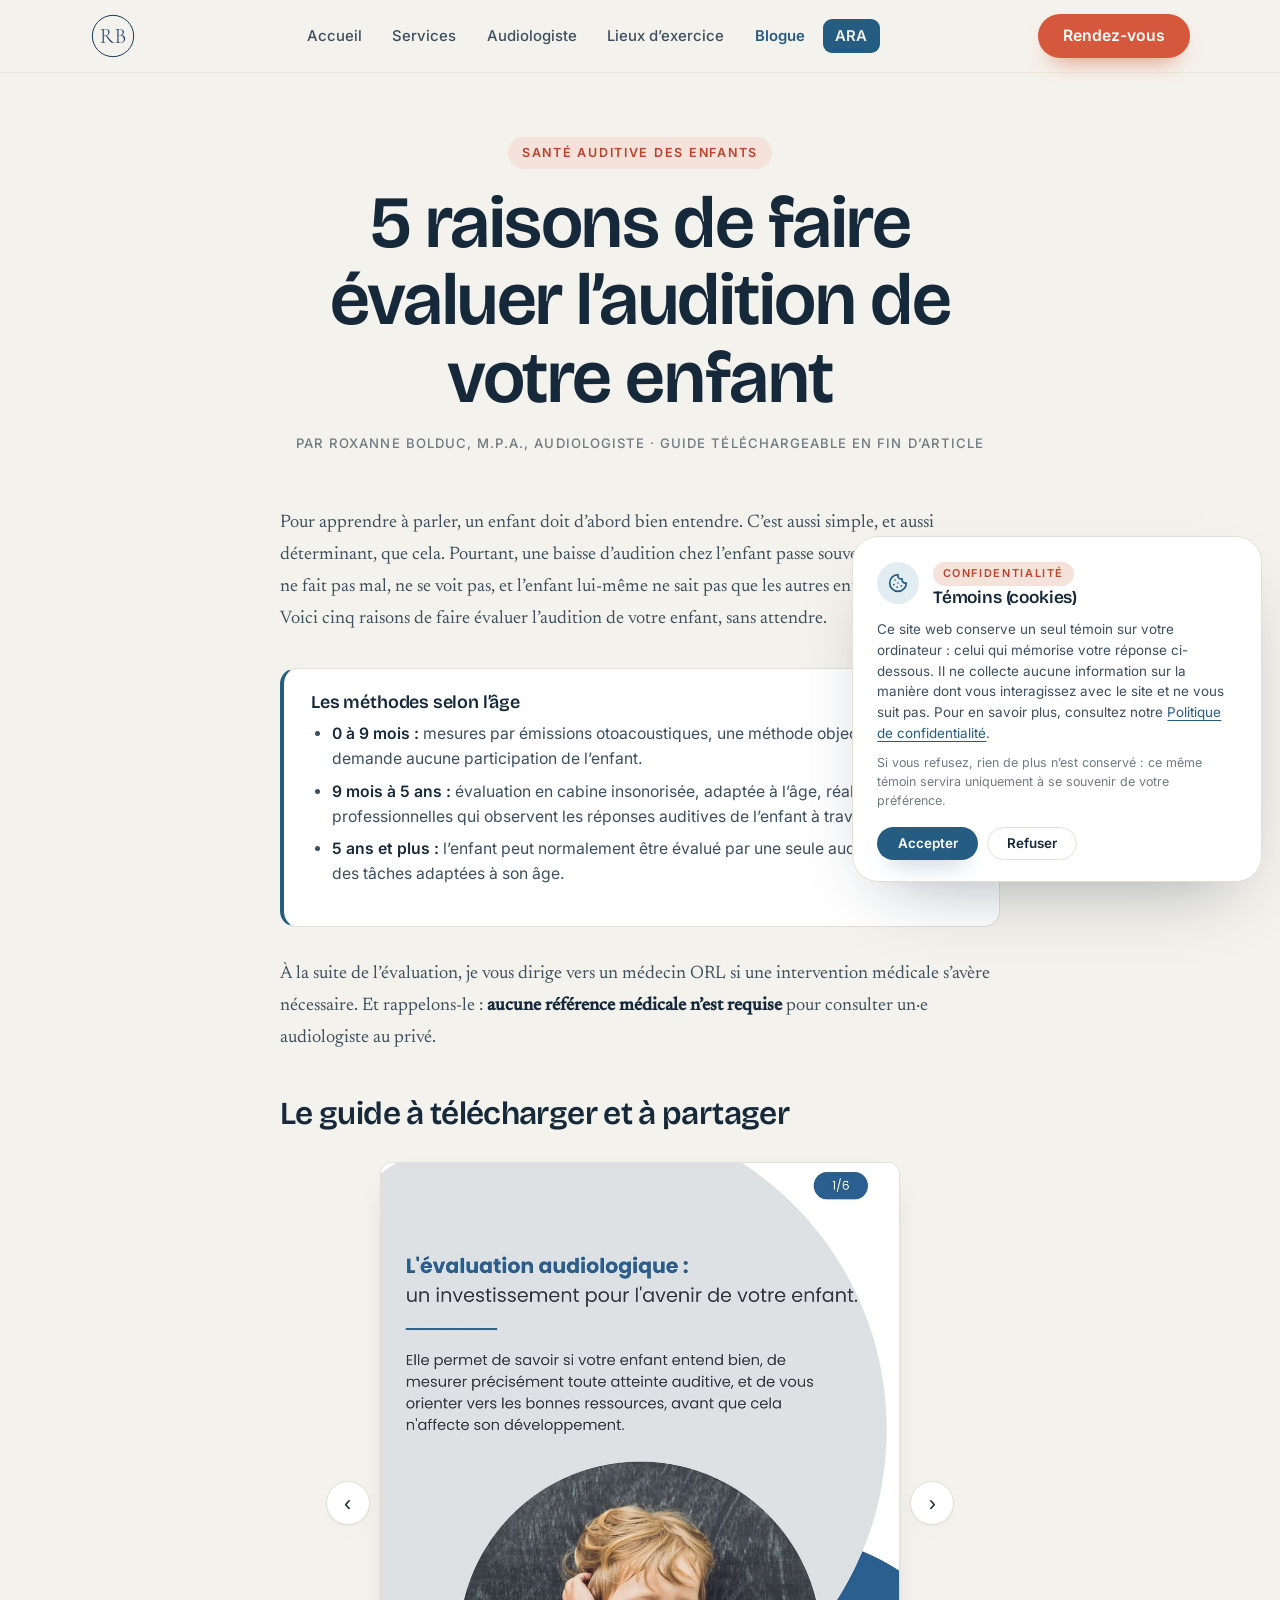
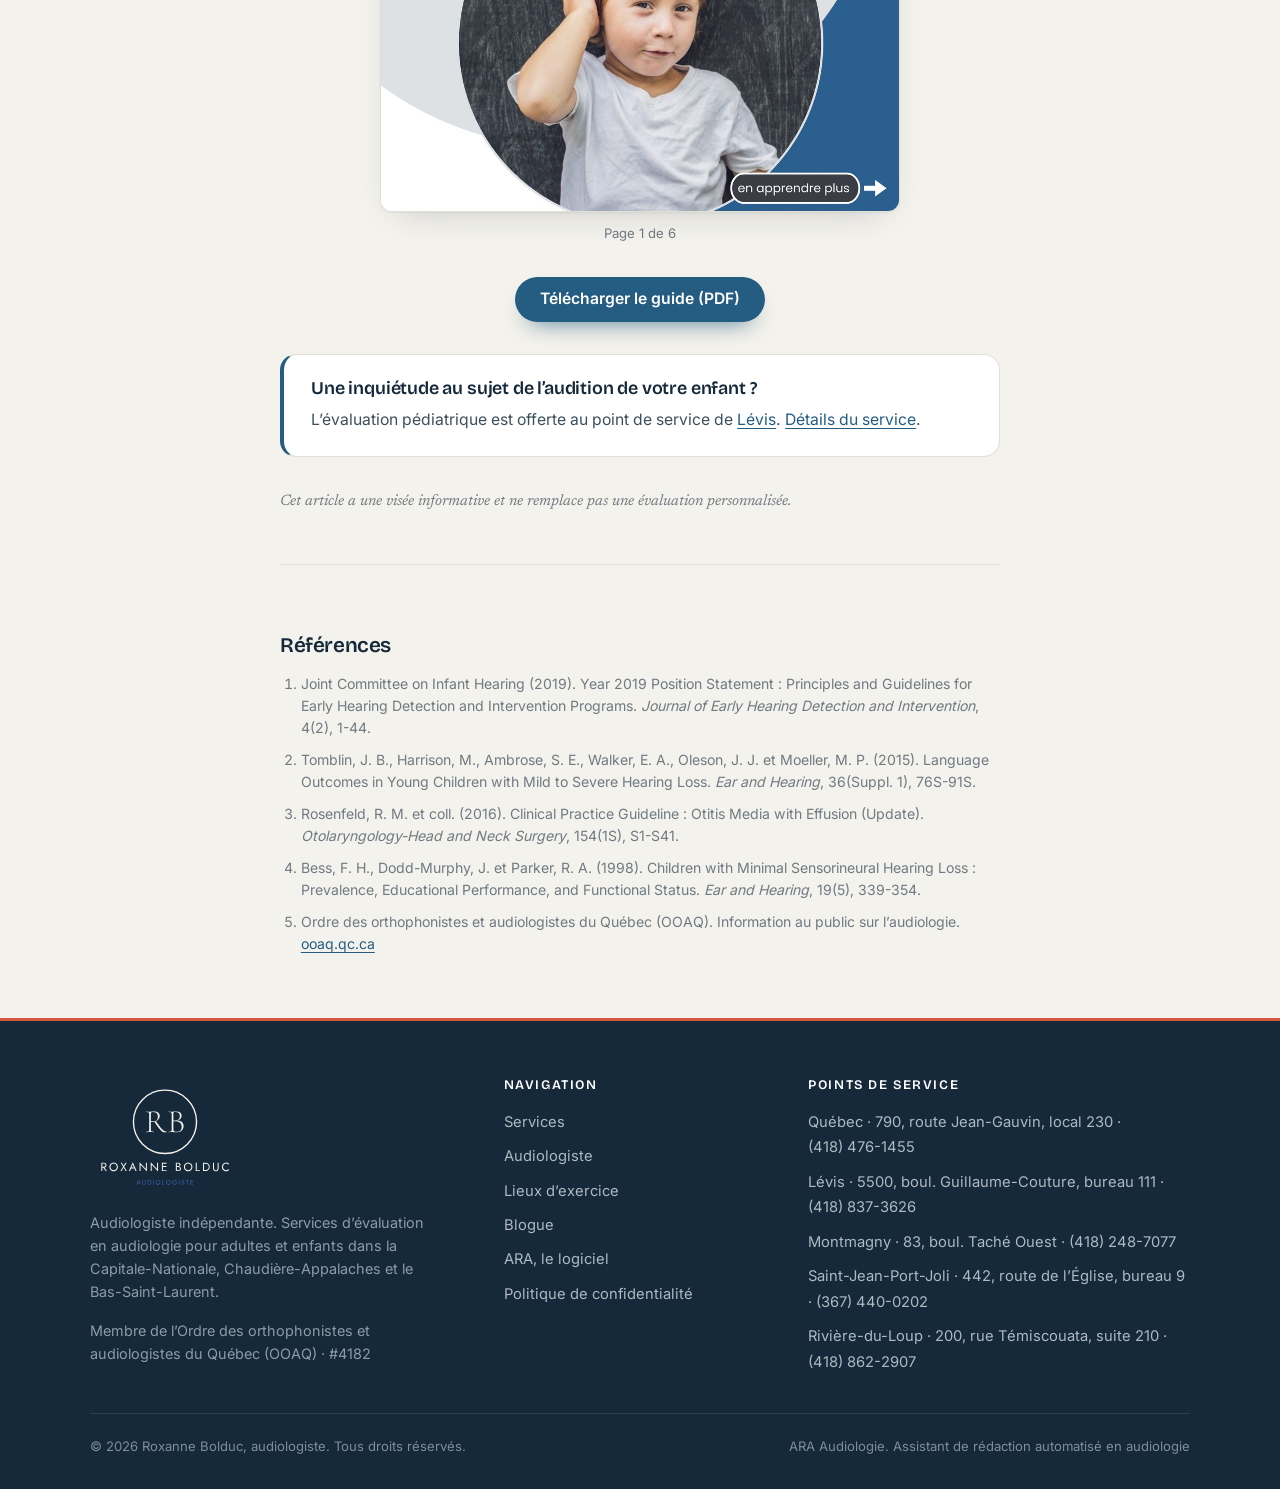
<file: blogue-evaluation-pediatrique.html>
<!DOCTYPE html>
<html lang="fr-CA">
<head>
<meta charset="UTF-8">
<meta name="viewport" content="width=device-width, initial-scale=1.0">
<title>5 raisons de faire évaluer l’audition de votre enfant | Blogue · Roxanne Bolduc, audiologiste</title>
<meta name="description" content="Parole et langage, otites séreuses silencieuses, fatigue d’écoute, entrée à l’école : pourquoi et comment faire évaluer l’audition d’un enfant, dès les premiers mois de vie. Guide téléchargeable.">
<link rel="icon" type="image/png" href="assets/logos/favicon-rb-creme.png">
<link rel="apple-touch-icon" href="assets/logos/apple-touch-rb-creme.png">
<link rel="stylesheet" href="styles.css?v=20260914">
</head>
<body>

<header class="site-header">
  <div class="wrap nav">
    <a class="brand" href="index.html" aria-label="Accueil, Roxanne Bolduc, audiologiste">
      <img src="assets/logos/monogramme-rb-marine.svg" alt="Roxanne Bolduc, audiologiste" style="height:46px;width:auto">
    </a>
    <nav aria-label="Navigation principale">
      <ul class="nav-links" id="menu">
        <li><a href="index.html">Accueil</a></li>
        <li><a href="services.html">Services</a></li>
        <li><a href="audiologiste.html">Audiologiste</a></li>
        <li><a href="lieux.html">Lieux d’exercice</a></li>
        <li><a href="blogue.html" class="active">Blogue</a></li>
        <li><a href="ara.html" class="nav-ara" data-tip="Pour les audiologistes">ARA</a></li>
      </ul>
    </nav>
    <div class="nav-cta">
      <a href="lieux.html" class="btn btn--coral">Rendez-vous</a>
      <button class="nav-toggle" aria-label="Ouvrir le menu" aria-expanded="false" aria-controls="menu"><span></span></button>
    </div>
  </div>
</header>

<main>
<div class="wrap">
  <header class="article-head">
    <span class="eyebrow" style="justify-content:center">Santé auditive des enfants</span>
    <h1>5 raisons de faire évaluer l’audition de votre enfant</h1>
    <p class="meta">Par Roxanne Bolduc, M.P.A., audiologiste · Guide téléchargeable en fin d’article</p>
  </header>

  <div class="article-body">

    <p>Pour apprendre à parler, un enfant doit d’abord bien entendre. C’est aussi simple, et aussi déterminant, que cela. Pourtant, une baisse d’audition chez l’enfant passe souvent inaperçue&nbsp;: elle ne fait pas mal, ne se voit pas, et l’enfant lui-même ne sait pas que les autres entendent autrement. Voici cinq raisons de faire évaluer l’audition de votre enfant, sans attendre.</p>

    <div class="encadre">
      <h3>Les méthodes selon l’âge</h3>
      <ul>
        <li><strong>0 à 9 mois&nbsp;:</strong> mesures par émissions otoacoustiques, une méthode objective qui ne demande aucune participation de l’enfant.</li>
        <li><strong>9 mois à 5 ans&nbsp;:</strong> évaluation en cabine insonorisée, adaptée à l’âge, réalisée par deux professionnelles qui observent les réponses auditives de l’enfant à travers le jeu.</li>
        <li><strong>5 ans et plus&nbsp;:</strong> l’enfant peut normalement être évalué par une seule audiologiste, avec des tâches adaptées à son âge.</li>
      </ul>
    </div>
    <p>À la suite de l’évaluation, je vous dirige vers un médecin ORL si une intervention médicale s’avère nécessaire. Et rappelons-le&nbsp;: <strong>aucune référence médicale n’est requise</strong> pour consulter un·e audiologiste au privé.</p>

    <h2>Le guide à télécharger et à partager</h2>

    <div class="carousel" data-carousel aria-label="Guide en six pages, navigation par boutons">
      <div class="car-frame">
        <img class="car-page active" src="assets/guide/guide-pediatrique-1.jpg" alt="Page 1 du guide : 5 raisons de faire évaluer l’audition de votre enfant">
        <img class="car-page" src="assets/guide/guide-pediatrique-2.jpg" alt="Page 2 du guide : parole et langage">
        <img class="car-page" src="assets/guide/guide-pediatrique-3.jpg" alt="Page 3 du guide : otite séreuse silencieuse">
        <img class="car-page" src="assets/guide/guide-pediatrique-4.jpg" alt="Page 4 du guide : fatigue et comportement">
        <img class="car-page" src="assets/guide/guide-pediatrique-5.jpg" alt="Page 5 du guide : entrée à l’école">
        <img class="car-page" src="assets/guide/guide-pediatrique-6.jpg" alt="Page 6 du guide : les méthodes d’évaluation selon l’âge et coordonnées">
      </div>
      <button type="button" class="car-btn prev" aria-label="Page précédente">‹</button>
      <button type="button" class="car-btn next" aria-label="Page suivante">›</button>
      <div class="car-count" aria-live="polite">Page 1 de 6</div>
    </div>

    <p style="text-align:center;margin:2rem 0">
      <a class="btn btn--primary" href="assets/guide/guide-evaluation-pediatrique.pdf" download>Télécharger le guide (PDF)</a>
    </p>

    <div class="encadre">
      <h3>Une inquiétude au sujet de l’audition de votre enfant&nbsp;?</h3>
      <p style="margin:0">L’évaluation pédiatrique est offerte au point de service de <a href="lieux.html#levis">Lévis</a>. <a href="services.html#pediatrique">Détails du service</a>.</p>
    </div>

    <p class="avis">Cet article a une visée informative et ne remplace pas une évaluation personnalisée.</p>

    <div class="refs">
      <h2>Références</h2>
      <ol>
        <li>Joint Committee on Infant Hearing (2019). Year 2019 Position Statement&nbsp;: Principles and Guidelines for Early Hearing Detection and Intervention Programs. <em>Journal of Early Hearing Detection and Intervention</em>, 4(2), 1-44.</li>
        <li>Tomblin, J. B., Harrison, M., Ambrose, S. E., Walker, E. A., Oleson, J. J. et Moeller, M. P. (2015). Language Outcomes in Young Children with Mild to Severe Hearing Loss. <em>Ear and Hearing</em>, 36(Suppl. 1), 76S-91S.</li>
        <li>Rosenfeld, R. M. et coll. (2016). Clinical Practice Guideline&nbsp;: Otitis Media with Effusion (Update). <em>Otolaryngology-Head and Neck Surgery</em>, 154(1S), S1-S41.</li>
        <li>Bess, F. H., Dodd-Murphy, J. et Parker, R. A. (1998). Children with Minimal Sensorineural Hearing Loss&nbsp;: Prevalence, Educational Performance, and Functional Status. <em>Ear and Hearing</em>, 19(5), 339-354.</li>
        <li>Ordre des orthophonistes et audiologistes du Québec (OOAQ). Information au public sur l’audiologie. <a href="https://www.ooaq.qc.ca" rel="noopener" target="_blank">ooaq.qc.ca</a></li>
      </ol>
    </div>

  </div>
</div>
</main>

<footer class="site-footer" style="margin-top:4rem">
  <div class="wrap">
    <div class="footer-grid">
      <div>
        <a href="index.html" aria-label="Accueil, Roxanne Bolduc, audiologiste">
          <img src="assets/logos/logo-empile-creme.svg" alt="Roxanne Bolduc, audiologiste" style="width:150px">
        </a>
        <p class="about">Audiologiste indépendante. Services d’évaluation en audiologie pour adultes et enfants dans la Capitale-Nationale, Chaudière-Appalaches et le Bas-Saint-Laurent.</p>
        <p class="about">Membre de l’Ordre des orthophonistes et audiologistes du Québec (OOAQ) · #4182</p>
      </div>
      <div>
        <h4>Navigation</h4>
        <ul>
          <li><a href="services.html">Services</a></li>
          <li><a href="audiologiste.html">Audiologiste</a></li>
          <li><a href="lieux.html">Lieux d’exercice</a></li>
          <li><a href="blogue.html">Blogue</a></li>
          <li><a href="ara.html">ARA, le logiciel</a></li>
          <li><a href="confidentialite.html">Politique de confidentialité</a></li>
        </ul>
      </div>
      <div>
        <h4>Points de service</h4>
        <ul>
          <li><a href="lieux.html#quebec">Québec · 790, route Jean-Gauvin, local 230 · (418)&nbsp;476-1455</a></li>
          <li><a href="lieux.html#levis">Lévis · 5500, boul. Guillaume-Couture, bureau 111 · (418)&nbsp;837-3626</a></li>
          <li><a href="lieux.html#montmagny">Montmagny · 83, boul. Taché Ouest · (418)&nbsp;248-7077</a></li>
          <li><a href="lieux.html#st-jean-port-joli">Saint-Jean-Port-Joli · 442, route de l’Église, bureau 9 · (367)&nbsp;440-0202</a></li>
          <li><a href="lieux.html#riviere-du-loup">Rivière-du-Loup · 200, rue Témiscouata, suite 210 · (418)&nbsp;862-2907</a></li>
        </ul>
      </div>
    </div>
    <div class="footer-bottom">
      <span>© 2026 Roxanne Bolduc, audiologiste. Tous droits réservés.</span>
      <span>ARA Audiologie. Assistant de rédaction automatisé en audiologie</span>
    </div>
  </div>
</footer>

<script src="main.js"></script>
</body>
</html>
</file>
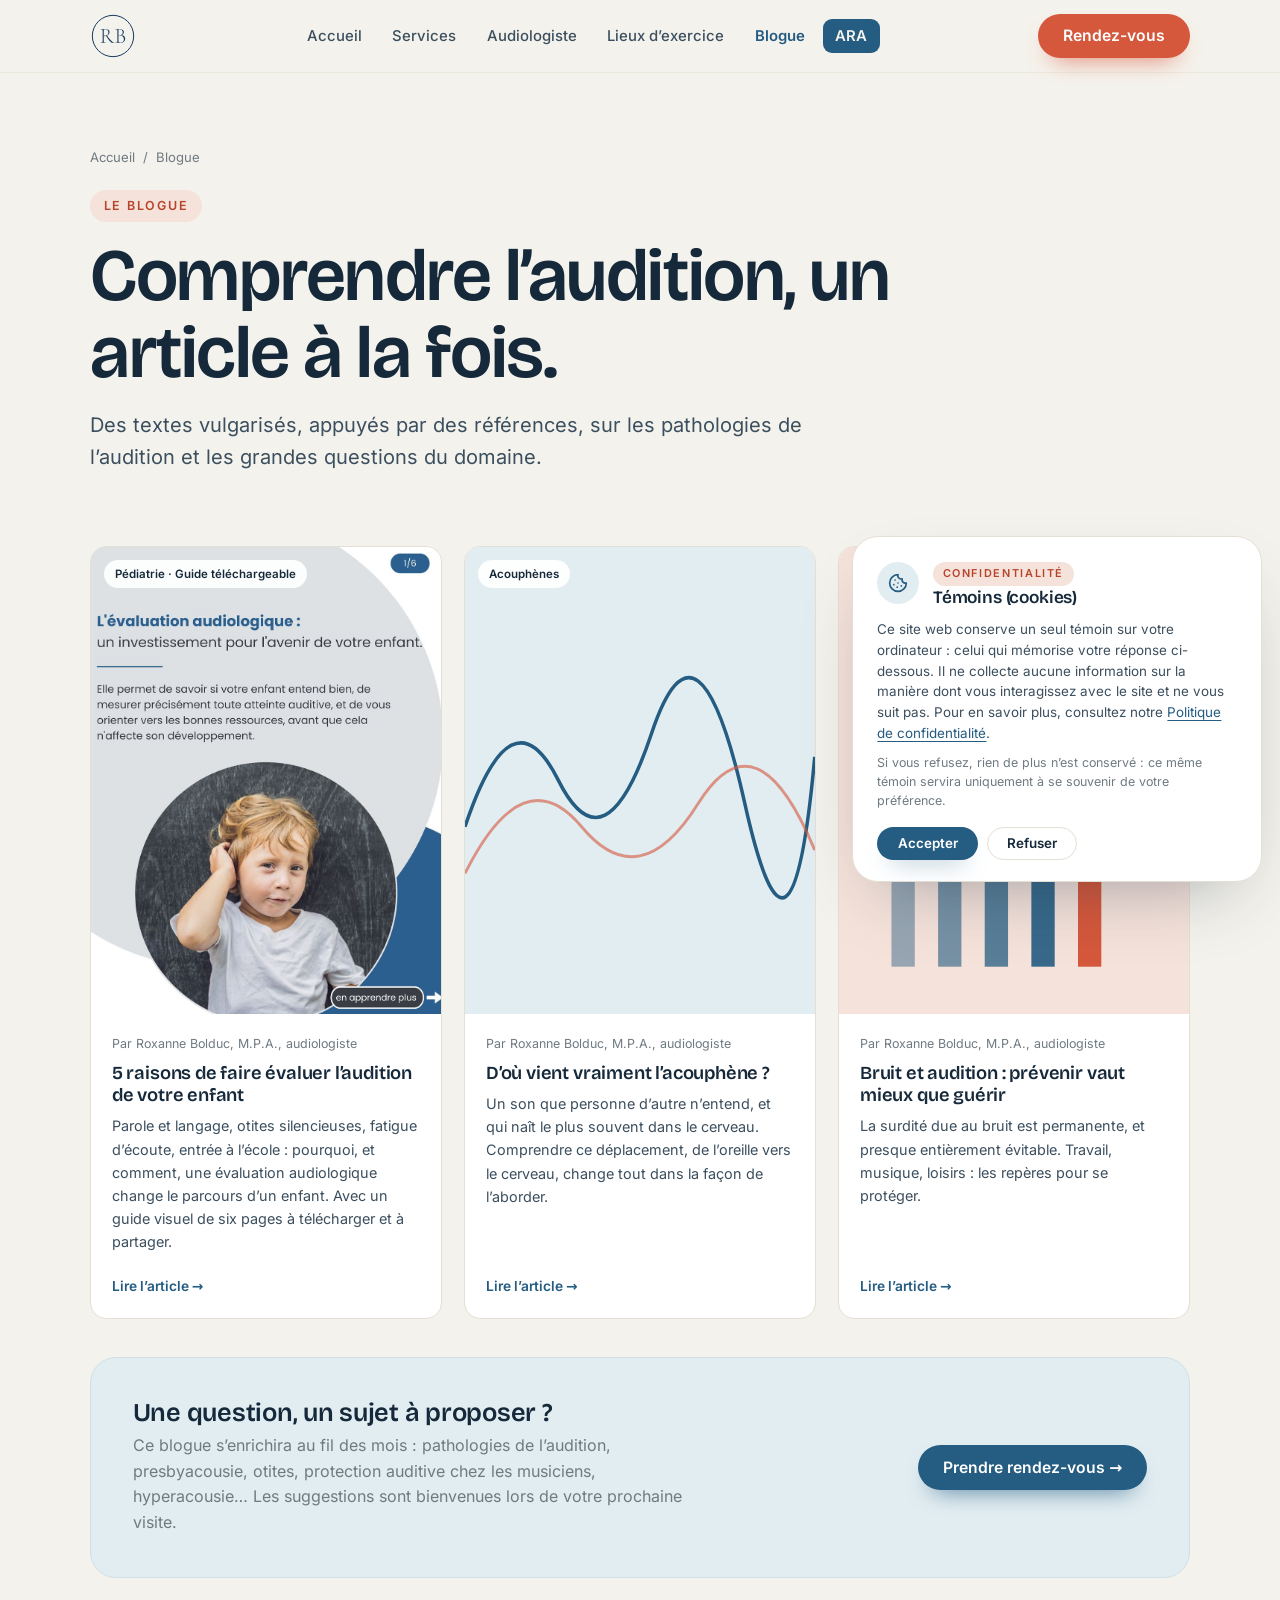
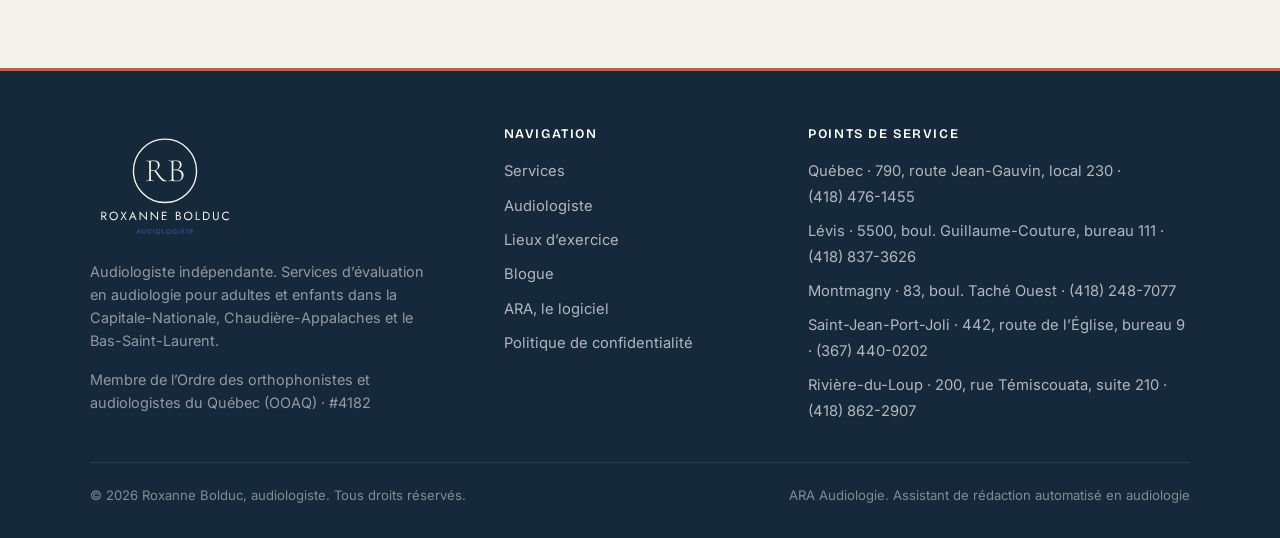
<file: blogue.html>
<!DOCTYPE html>
<html lang="fr-CA">
<head>
<meta charset="UTF-8">
<meta name="viewport" content="width=device-width, initial-scale=1.0">
<title>Blogue · Comprendre l’audition | Roxanne Bolduc, audiologiste</title>
<meta name="description" content="Articles vulgarisés et référencés sur l’audition : évaluation pédiatrique, acouphènes, prévention de la surdité due au bruit, et plus.">
<link rel="icon" type="image/png" href="assets/logos/favicon-rb-creme.png">
<link rel="apple-touch-icon" href="assets/logos/apple-touch-rb-creme.png">
<link rel="stylesheet" href="styles.css?v=20260914">
</head>
<body>

<header class="site-header">
  <div class="wrap nav">
    <a class="brand" href="index.html" aria-label="Accueil, Roxanne Bolduc, audiologiste">
      <img src="assets/logos/monogramme-rb-marine.svg" alt="Roxanne Bolduc, audiologiste" style="height:46px;width:auto">
    </a>
    <nav aria-label="Navigation principale">
      <ul class="nav-links" id="menu">
        <li><a href="index.html">Accueil</a></li>
        <li><a href="services.html">Services</a></li>
        <li><a href="audiologiste.html">Audiologiste</a></li>
        <li><a href="lieux.html">Lieux d’exercice</a></li>
        <li><a href="blogue.html" class="active">Blogue</a></li>
        <li><a href="ara.html" class="nav-ara" data-tip="Pour les audiologistes">ARA</a></li>
      </ul>
    </nav>
    <div class="nav-cta">
      <a href="lieux.html" class="btn btn--coral">Rendez-vous</a>
      <button class="nav-toggle" aria-label="Ouvrir le menu" aria-expanded="false" aria-controls="menu"><span></span></button>
    </div>
  </div>
</header>

<section class="page-hero">
  <div class="wrap">
    <div class="breadcrumb"><a href="index.html">Accueil</a> <span>/</span> Blogue</div>
    <span class="eyebrow">Le blogue</span>
    <h1>Comprendre l’audition, un article à la fois.</h1>
    <p class="lead">Des textes vulgarisés, appuyés par des références, sur les pathologies de l’audition et les grandes questions du domaine.</p>
  </div>
</section>

<section class="section" style="padding-top:1.6rem">
  <div class="wrap">

    <div class="blog-grid">

      <article class="post reveal">
        <a href="blogue-evaluation-pediatrique.html">
          <div class="thumb tall" style="background:var(--aqua)">
            <span class="cat">Pédiatrie · Guide téléchargeable</span>
            <img src="assets/guide/guide-pediatrique-1.jpg" alt="Couverture du guide : 5 raisons de faire évaluer l’audition de votre enfant" loading="lazy">
          </div>
        </a>
        <div class="body">
          <div class="date">Par Roxanne Bolduc, M.P.A., audiologiste</div>
          <h3><a href="blogue-evaluation-pediatrique.html">5 raisons de faire évaluer l’audition de votre enfant</a></h3>
          <p>Parole et langage, otites silencieuses, fatigue d’écoute, entrée à l’école&nbsp;: pourquoi, et comment, une évaluation audiologique change le parcours d’un enfant. Avec un guide visuel de six pages à télécharger et à partager.</p>
          <a class="lk" href="blogue-evaluation-pediatrique.html">Lire l’article →</a>
        </div>
      </article>

      <article class="post reveal">
        <a href="blogue-acouphenes.html">
          <div class="thumb tall" style="background:var(--azure-tint)">
            <span class="cat">Acouphènes</span>
            <svg viewBox="0 0 300 400" preserveAspectRatio="none"><path d="M0 240 Q40 120 80 200 T160 160 T240 220 T300 180" stroke="#245c82" stroke-width="3" fill="none"/><path d="M0 280 Q50 180 100 240 T200 220 T300 260" stroke="#d5583c" stroke-width="2.5" fill="none" opacity=".6"/></svg>
          </div>
        </a>
        <div class="body">
          <div class="date">Par Roxanne Bolduc, M.P.A., audiologiste</div>
          <h3><a href="blogue-acouphenes.html">D’où vient vraiment l’acouphène&nbsp;?</a></h3>
          <p>Un son que personne d’autre n’entend, et qui naît le plus souvent dans le cerveau. Comprendre ce déplacement, de l’oreille vers le cerveau, change tout dans la façon de l’aborder.</p>
          <a class="lk" href="blogue-acouphenes.html">Lire l’article →</a>
        </div>
      </article>

      <article class="post reveal">
        <a href="blogue-bruit.html">
          <div class="thumb tall" style="background:var(--coral-tint)">
            <span class="cat">Prévention</span>
            <svg viewBox="0 0 300 400" preserveAspectRatio="none"><g fill="#245c82"><rect x="45" y="280" width="20" height="80" opacity=".45"/><rect x="85" y="240" width="20" height="120" opacity=".6"/><rect x="125" y="195" width="20" height="165" opacity=".75"/><rect x="165" y="140" width="20" height="220" opacity=".9"/></g><rect x="205" y="80" width="20" height="280" fill="#d5583c"/></svg>
          </div>
        </a>
        <div class="body">
          <div class="date">Par Roxanne Bolduc, M.P.A., audiologiste</div>
          <h3><a href="blogue-bruit.html">Bruit et audition&nbsp;: prévenir vaut mieux que guérir</a></h3>
          <p>La surdité due au bruit est permanente, et presque entièrement évitable. Travail, musique, loisirs&nbsp;: les repères pour se protéger.</p>
          <a class="lk" href="blogue-bruit.html">Lire l’article →</a>
        </div>
      </article>

    </div>

    <div class="region-cta reveal" style="margin-top:2.4rem">
      <div>
        <h3 style="margin-bottom:.4rem">Une question, un sujet à proposer&nbsp;?</h3>
        <p class="muted" style="margin:0;max-width:58ch">Ce blogue s’enrichira au fil des mois&nbsp;: pathologies de l’audition, presbyacousie, otites, protection auditive chez les musiciens, hyperacousie… Les suggestions sont bienvenues lors de votre prochaine visite.</p>
      </div>
      <a href="lieux.html" class="btn btn--primary">Prendre rendez-vous →</a>
    </div>

  </div>
</section>

<footer class="site-footer">
  <div class="wrap">
    <div class="footer-grid">
      <div>
        <a href="index.html" aria-label="Accueil, Roxanne Bolduc, audiologiste">
          <img src="assets/logos/logo-empile-creme.svg" alt="Roxanne Bolduc, audiologiste" style="width:150px">
        </a>
        <p class="about">Audiologiste indépendante. Services d’évaluation en audiologie pour adultes et enfants dans la Capitale-Nationale, Chaudière-Appalaches et le Bas-Saint-Laurent.</p>
        <p class="about">Membre de l’Ordre des orthophonistes et audiologistes du Québec (OOAQ) · #4182</p>
      </div>
      <div>
        <h4>Navigation</h4>
        <ul>
          <li><a href="services.html">Services</a></li>
          <li><a href="audiologiste.html">Audiologiste</a></li>
          <li><a href="lieux.html">Lieux d’exercice</a></li>
          <li><a href="blogue.html">Blogue</a></li>
          <li><a href="ara.html">ARA, le logiciel</a></li>
          <li><a href="confidentialite.html">Politique de confidentialité</a></li>
        </ul>
      </div>
      <div>
        <h4>Points de service</h4>
        <ul>
          <li><a href="lieux.html#quebec">Québec · 790, route Jean-Gauvin, local 230 · (418)&nbsp;476-1455</a></li>
          <li><a href="lieux.html#levis">Lévis · 5500, boul. Guillaume-Couture, bureau 111 · (418)&nbsp;837-3626</a></li>
          <li><a href="lieux.html#montmagny">Montmagny · 83, boul. Taché Ouest · (418)&nbsp;248-7077</a></li>
          <li><a href="lieux.html#st-jean-port-joli">Saint-Jean-Port-Joli · 442, route de l’Église, bureau 9 · (367)&nbsp;440-0202</a></li>
          <li><a href="lieux.html#riviere-du-loup">Rivière-du-Loup · 200, rue Témiscouata, suite 210 · (418)&nbsp;862-2907</a></li>
        </ul>
      </div>
    </div>
    <div class="footer-bottom">
      <span>© 2026 Roxanne Bolduc, audiologiste. Tous droits réservés.</span>
      <span>ARA Audiologie. Assistant de rédaction automatisé en audiologie</span>
    </div>
  </div>
</footer>

<script src="main.js"></script>
</body>
</html>
</file>
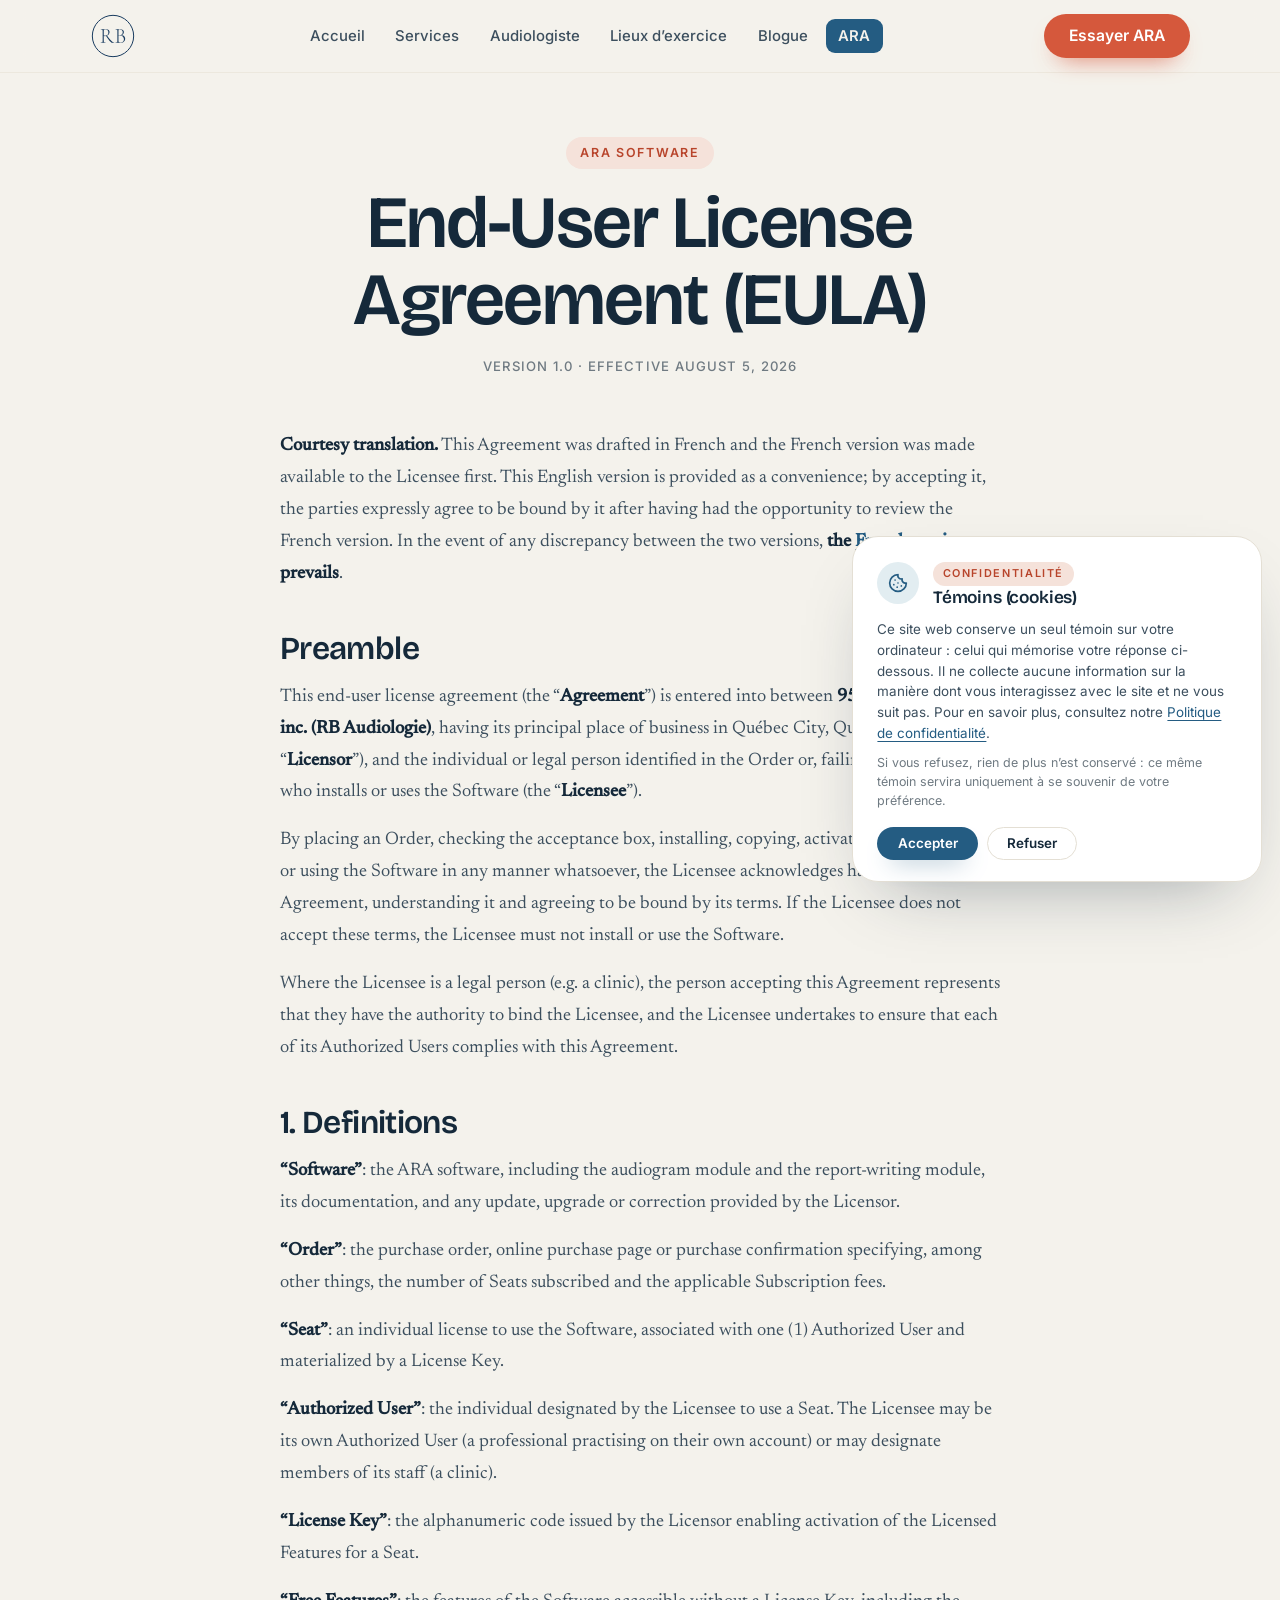
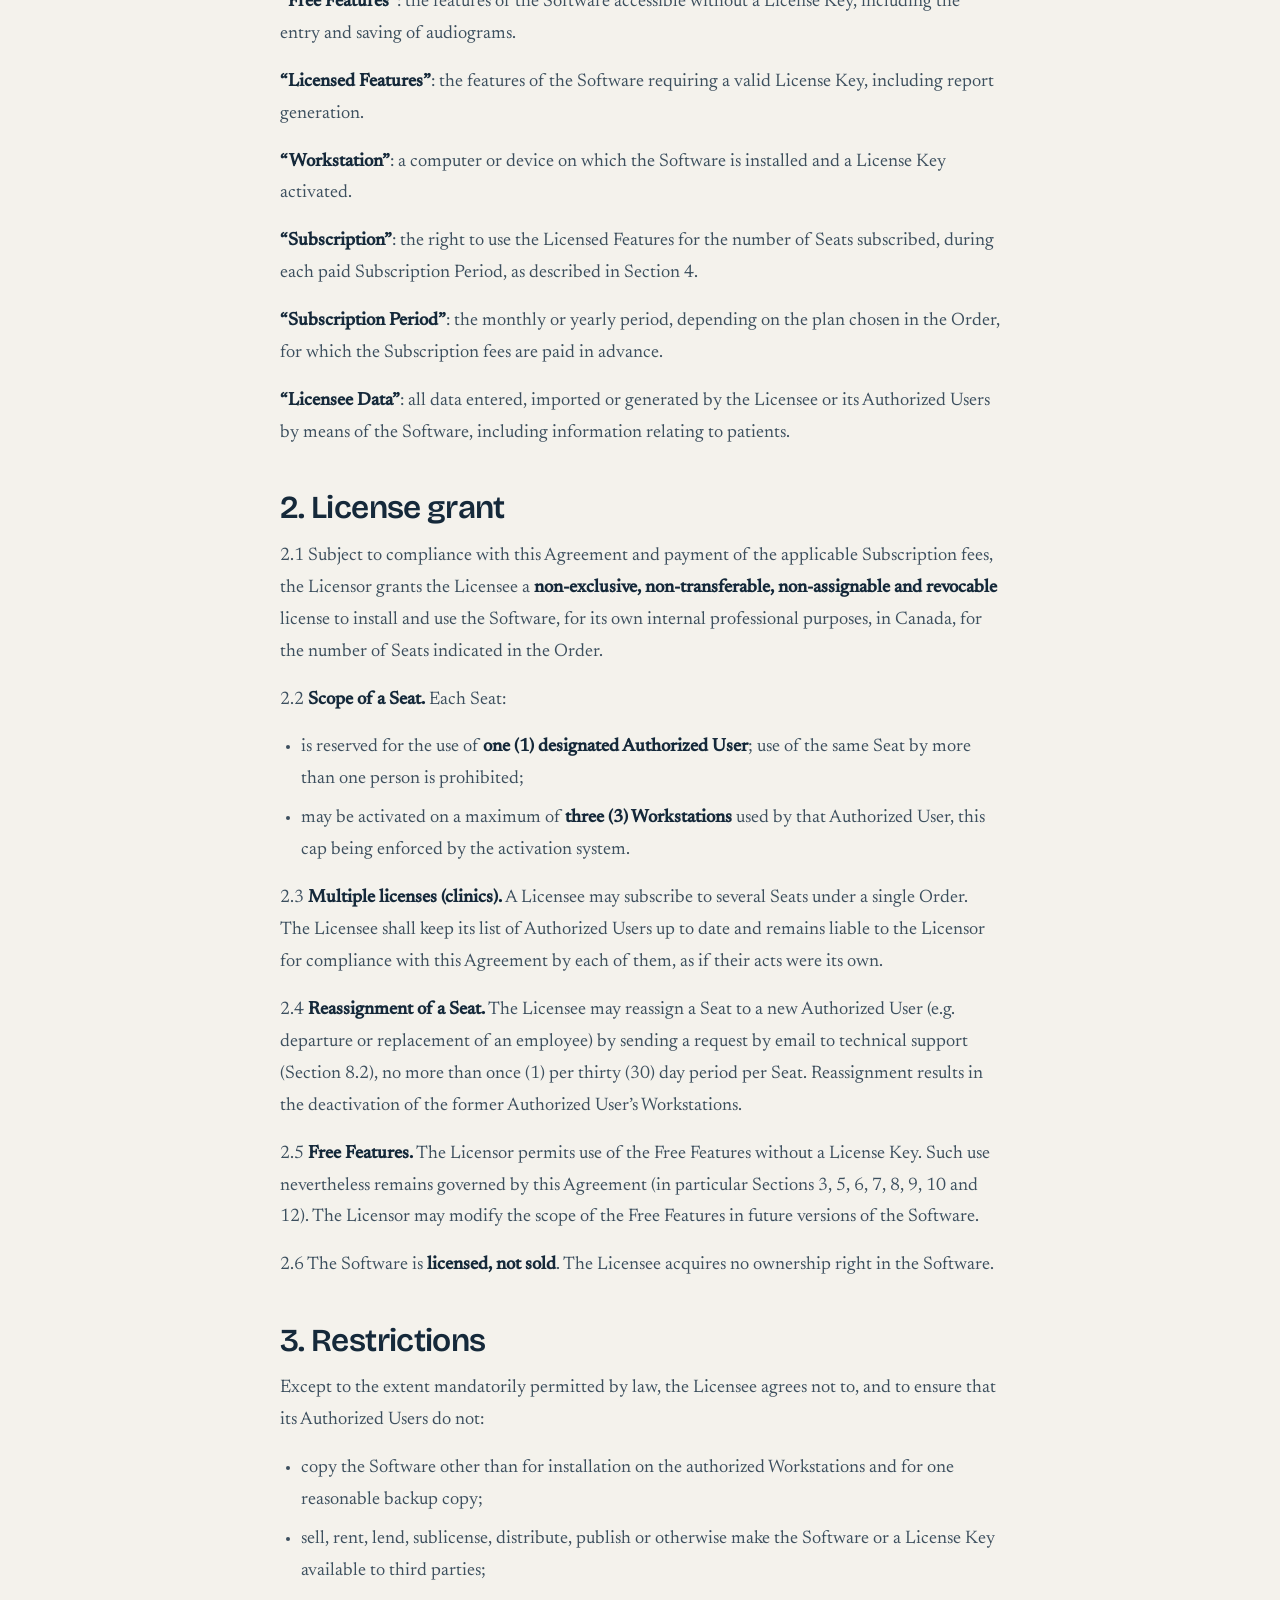
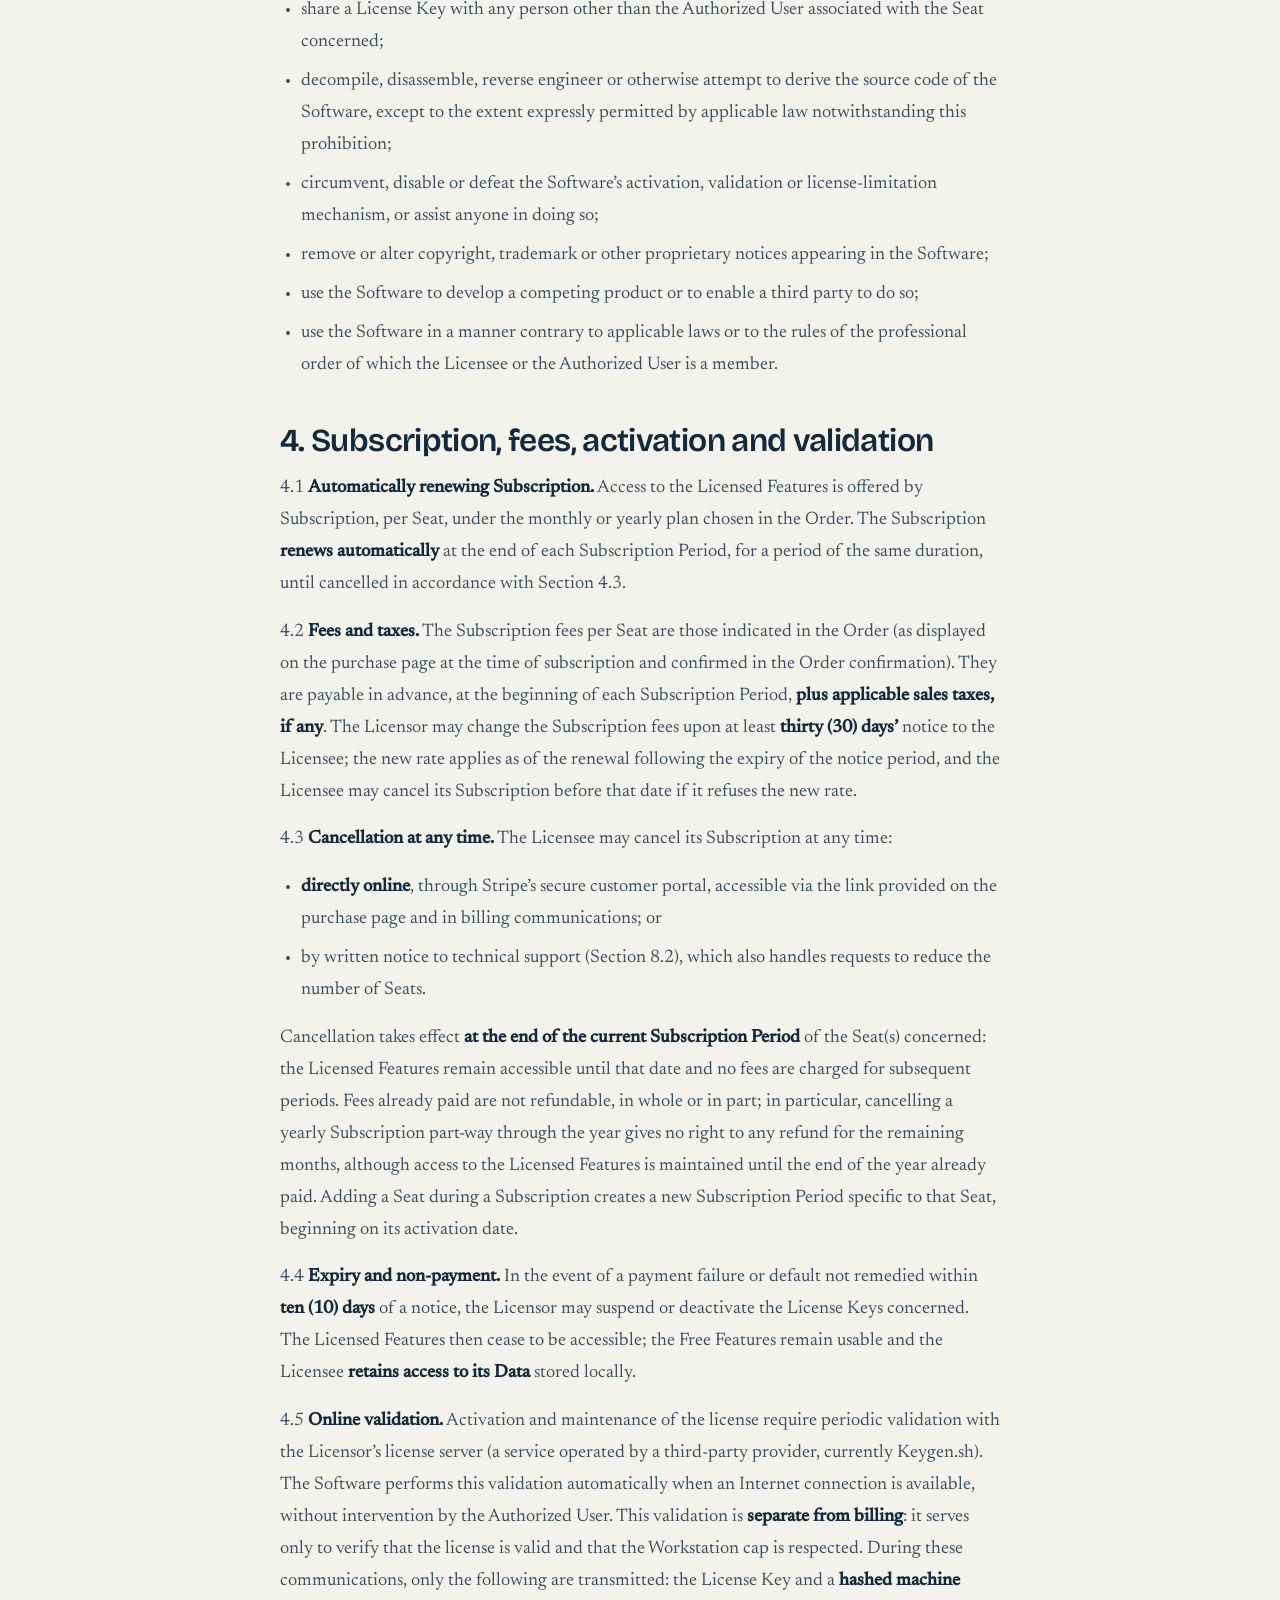
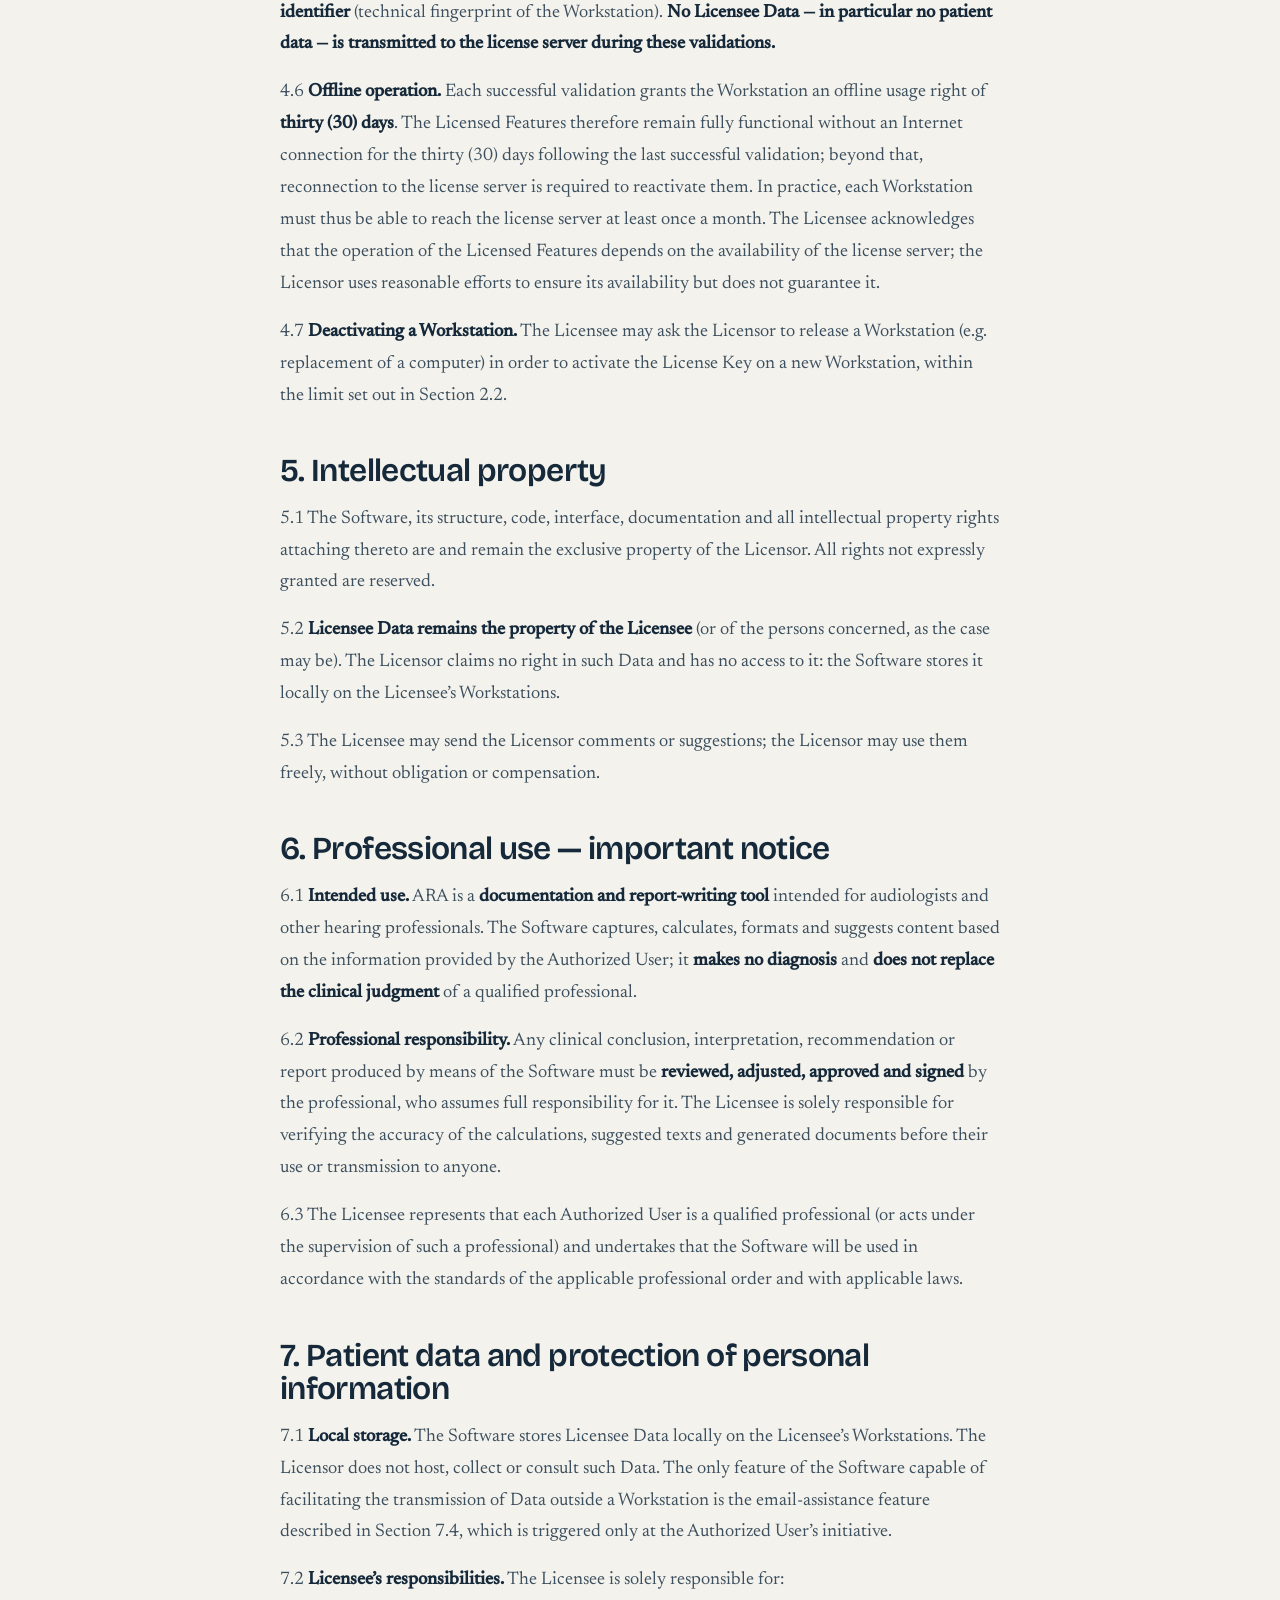
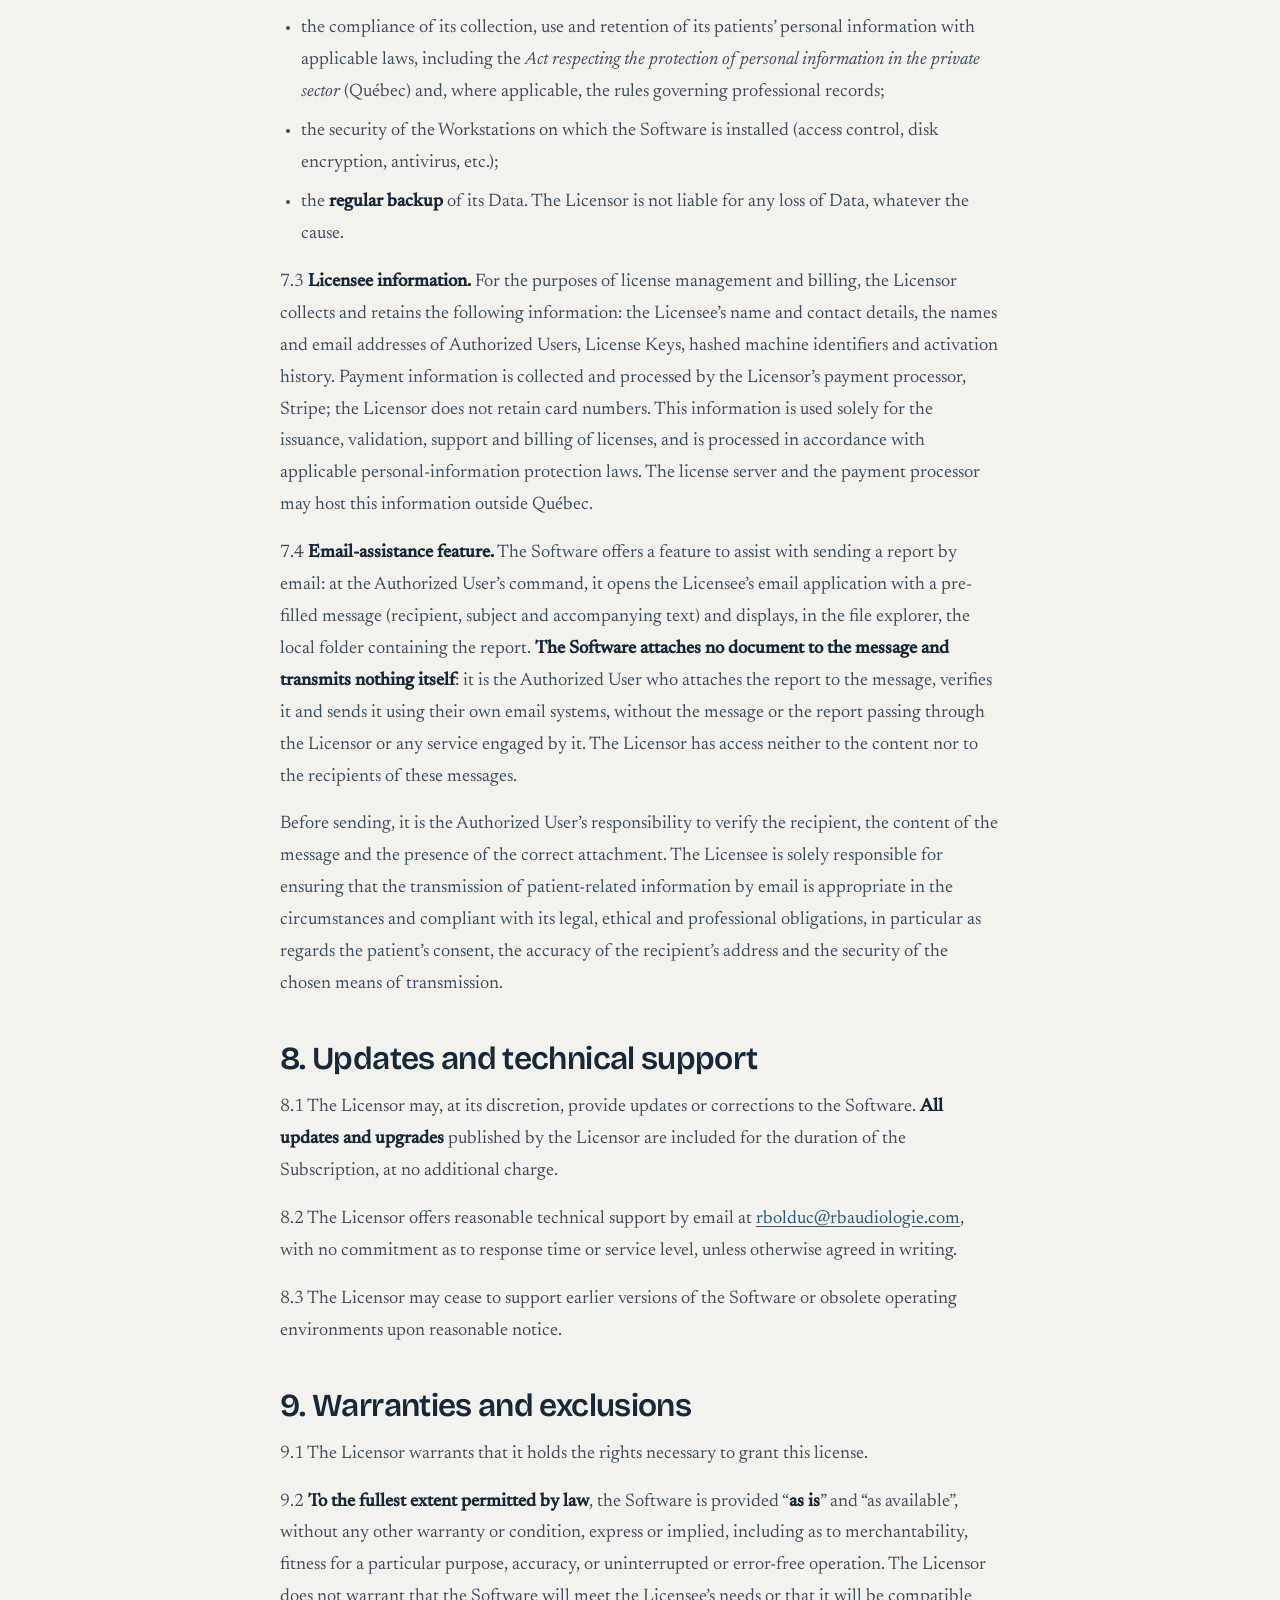
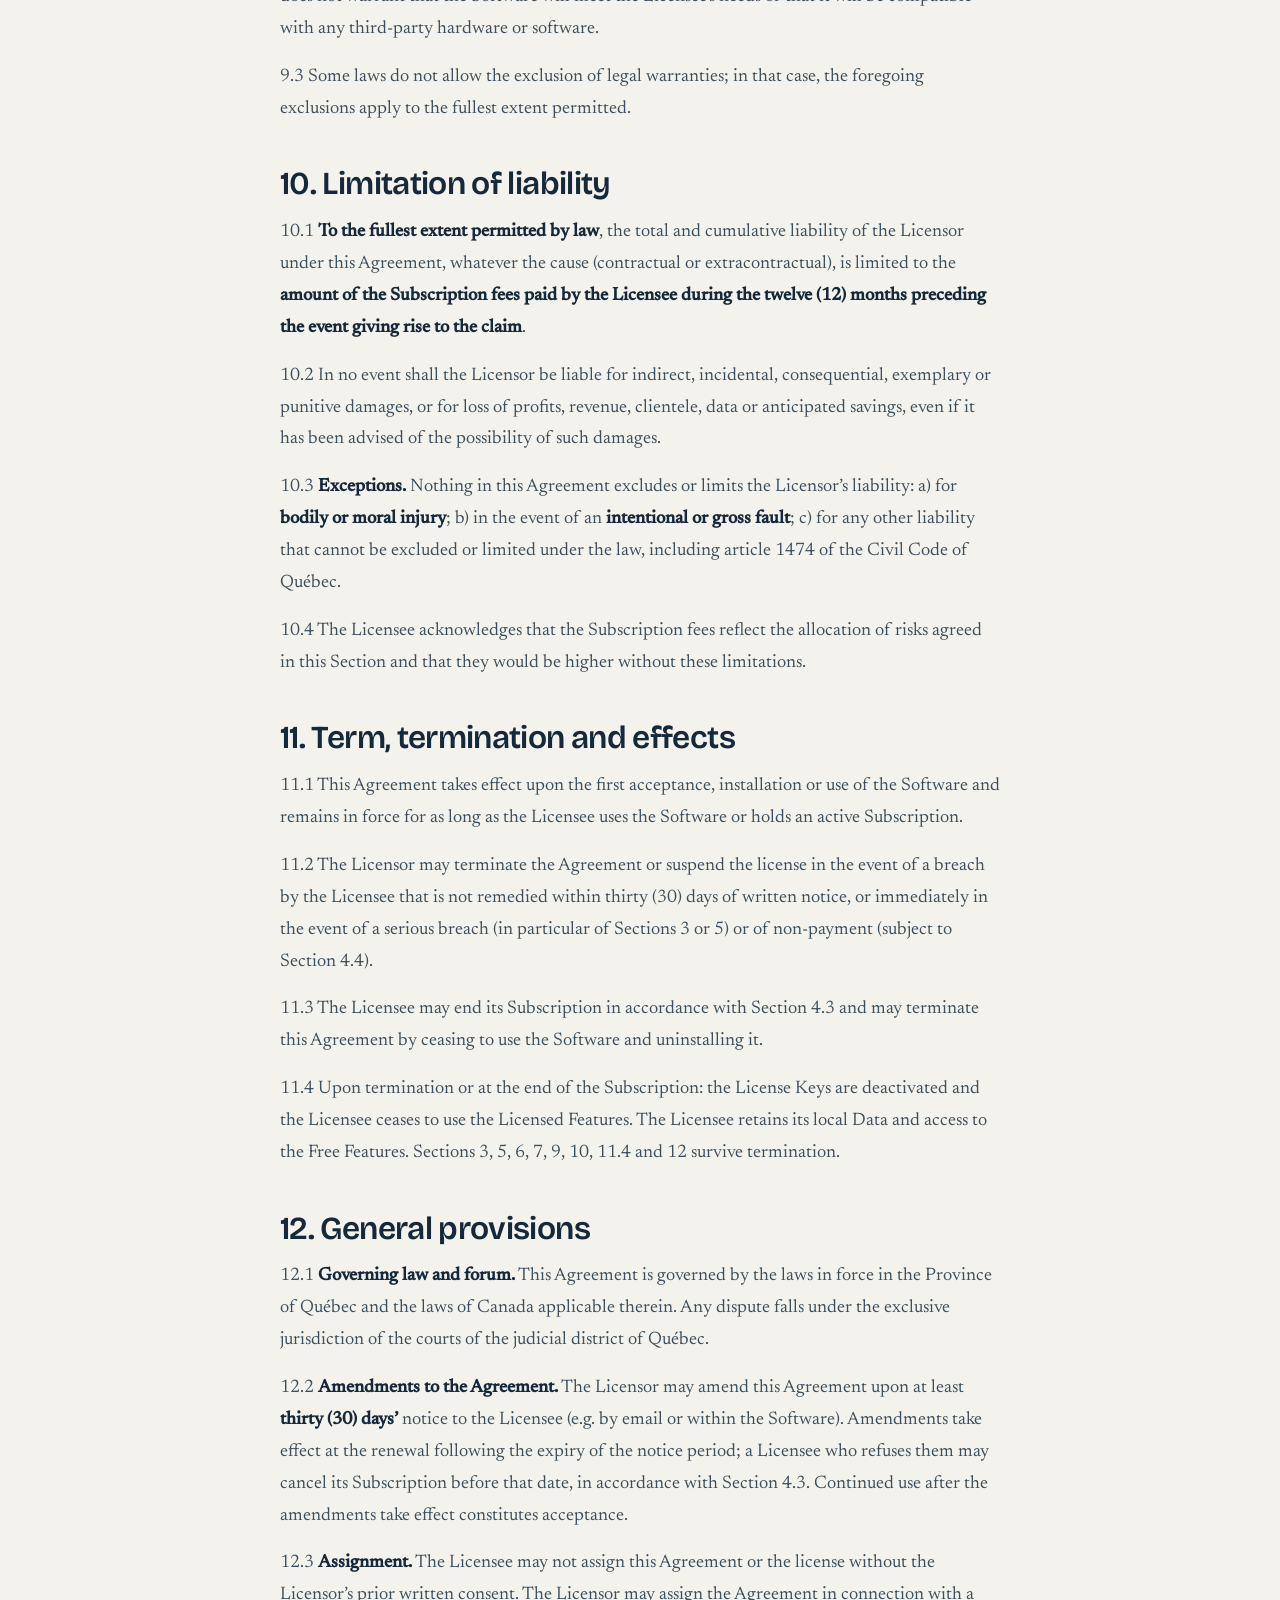
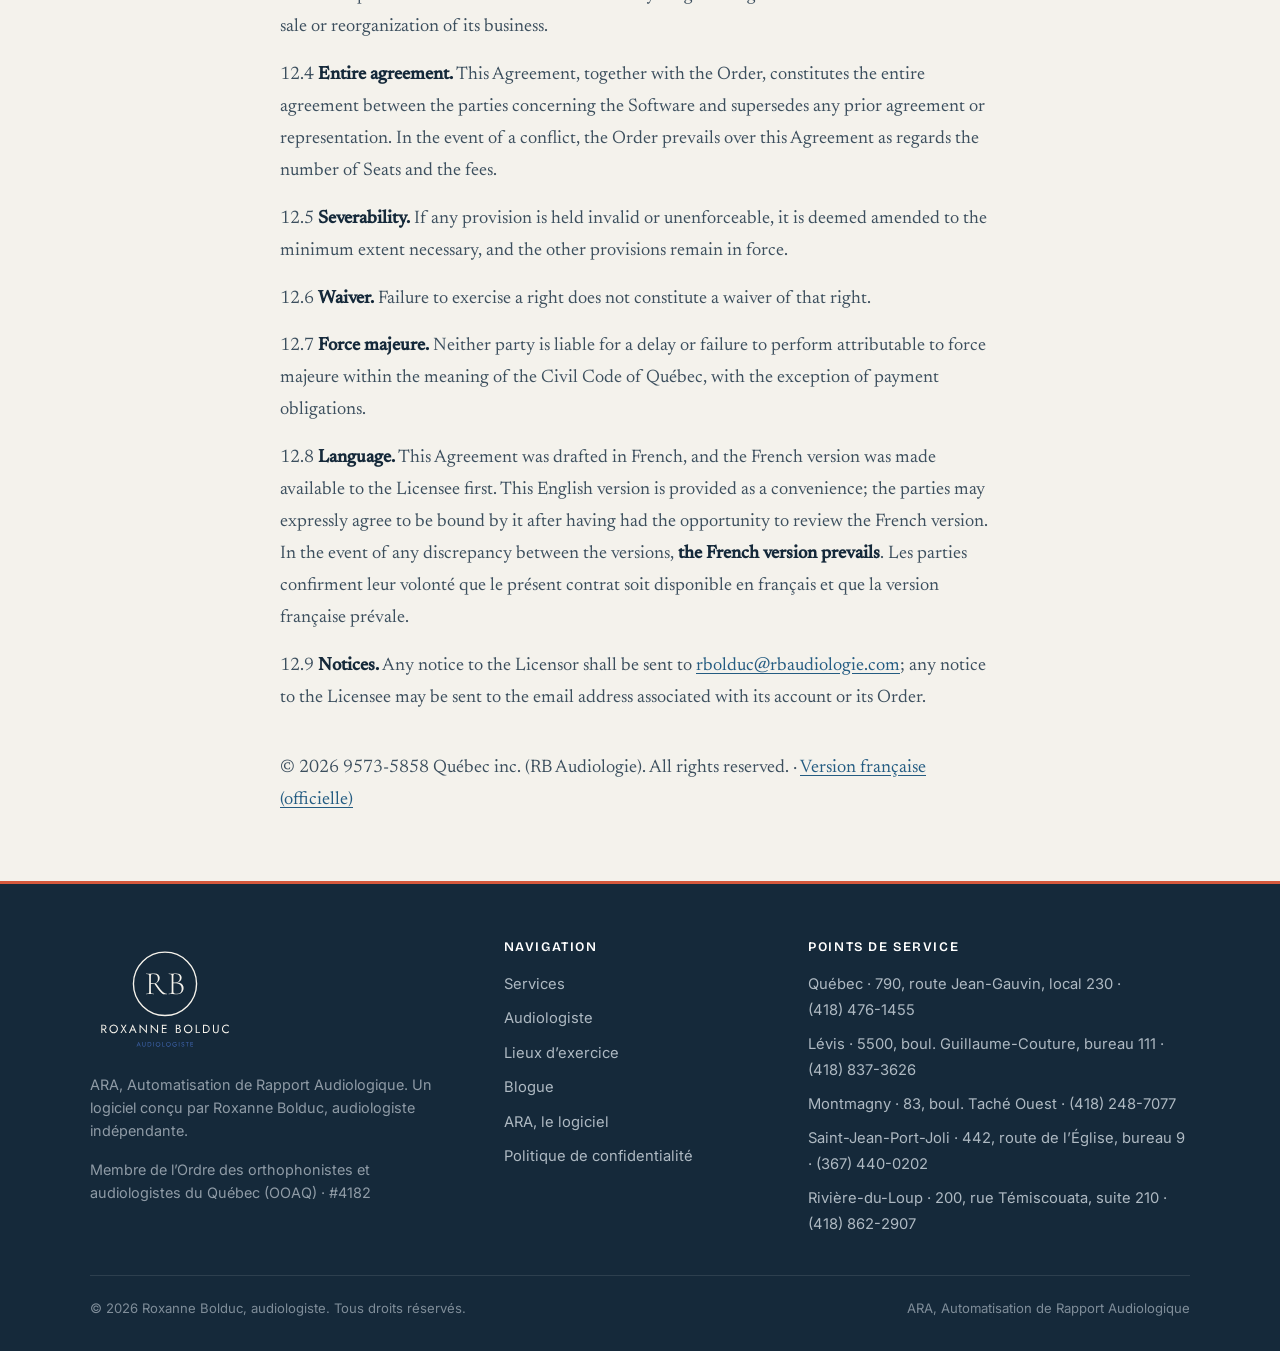
<file: cluf-ara-en.html>
<!DOCTYPE html>
<html lang="en-CA">
<head>
<meta charset="UTF-8">
<meta name="viewport" content="width=device-width, initial-scale=1.0">
<title>ARA Software License Agreement (EULA) — English version</title>
<meta name="description" content="End-user license agreement (EULA) for the ARA software: monthly or yearly per-seat subscription, activation on 3 workstations, cancel anytime, 100% local data. Courtesy translation — the French version prevails.">
<!--
  Traduction de courtoisie de cluf-ara.html (version 1.0). En cas de modification de la
  version française, mettre cette page à jour et garder les numéros de version alignés.
  La traduction doit être révisée par l'avocat en même temps que l'original (art. 12.8).
-->
<link rel="icon" type="image/png" href="assets/logos/favicon-rb-creme.png">
<link rel="apple-touch-icon" href="assets/logos/apple-touch-rb-creme.png">
<link rel="stylesheet" href="styles.css?v=20260914">
</head>
<body>

<header class="site-header">
  <div class="wrap nav">
    <a class="brand" href="index.html" aria-label="Accueil, Roxanne Bolduc, audiologiste">
      <img src="assets/logos/monogramme-rb-marine.svg" alt="Roxanne Bolduc, audiologiste" style="height:46px;width:auto">
    </a>
    <nav aria-label="Navigation principale">
      <ul class="nav-links" id="menu">
        <li><a href="index.html">Accueil</a></li>
        <li><a href="services.html">Services</a></li>
        <li><a href="audiologiste.html">Audiologiste</a></li>
        <li><a href="lieux.html">Lieux d’exercice</a></li>
        <li><a href="blogue.html">Blogue</a></li>
        <li><a href="ara.html" class="active nav-ara" data-tip="Pour les audiologistes">ARA</a></li>
      </ul>
    </nav>
    <div class="nav-cta">
      <a href="ara.html#contact-ara" class="btn btn--coral">Essayer ARA</a>
      <button class="nav-toggle" aria-label="Ouvrir le menu" aria-expanded="false" aria-controls="menu"><span></span></button>
    </div>
  </div>
</header>

<main>
<div class="wrap">
  <header class="article-head">
    <span class="eyebrow" style="justify-content:center">ARA Software</span>
    <h1>End-User License Agreement (EULA)</h1>
    <p class="meta">Version 1.0 · Effective August 5, 2026</p>
  </header>

  <div class="article-body">

    <p><strong>Courtesy translation.</strong> This Agreement was drafted in French and the French version was made available to the Licensee first. This English version is provided as a convenience; by accepting it, the parties expressly agree to be bound by it after having had the opportunity to review the French version. In the event of any discrepancy between the two versions, <strong>the <a href="cluf-ara.html">French version</a> prevails</strong>.</p>

    <h2>Preamble</h2>
    <p>This end-user license agreement (the “<strong>Agreement</strong>”) is entered into between <strong>9573-5858 Québec inc. (RB Audiologie)</strong>, having its principal place of business in Québec City, Québec, Canada (the “<strong>Licensor</strong>”), and the individual or legal person identified in the Order or, failing that, the person who installs or uses the Software (the “<strong>Licensee</strong>”).</p>
    <p>By placing an Order, checking the acceptance box, installing, copying, activating a License Key or using the Software in any manner whatsoever, the Licensee acknowledges having read this Agreement, understanding it and agreeing to be bound by its terms. If the Licensee does not accept these terms, the Licensee must not install or use the Software.</p>
    <p>Where the Licensee is a legal person (e.g. a clinic), the person accepting this Agreement represents that they have the authority to bind the Licensee, and the Licensee undertakes to ensure that each of its Authorized Users complies with this Agreement.</p>

    <h2>1. Definitions</h2>
    <p><strong>“Software”</strong>: the ARA software, including the audiogram module and the report-writing module, its documentation, and any update, upgrade or correction provided by the Licensor.</p>
    <p><strong>“Order”</strong>: the purchase order, online purchase page or purchase confirmation specifying, among other things, the number of Seats subscribed and the applicable Subscription fees.</p>
    <p><strong>“Seat”</strong>: an individual license to use the Software, associated with one (1) Authorized User and materialized by a License Key.</p>
    <p><strong>“Authorized User”</strong>: the individual designated by the Licensee to use a Seat. The Licensee may be its own Authorized User (a professional practising on their own account) or may designate members of its staff (a clinic).</p>
    <p><strong>“License Key”</strong>: the alphanumeric code issued by the Licensor enabling activation of the Licensed Features for a Seat.</p>
    <p><strong>“Free Features”</strong>: the features of the Software accessible without a License Key, including the entry and saving of audiograms.</p>
    <p><strong>“Licensed Features”</strong>: the features of the Software requiring a valid License Key, including report generation.</p>
    <p><strong>“Workstation”</strong>: a computer or device on which the Software is installed and a License Key activated.</p>
    <p><strong>“Subscription”</strong>: the right to use the Licensed Features for the number of Seats subscribed, during each paid Subscription Period, as described in Section&nbsp;4.</p>
    <p><strong>“Subscription Period”</strong>: the monthly or yearly period, depending on the plan chosen in the Order, for which the Subscription fees are paid in advance.</p>
    <p><strong>“Licensee Data”</strong>: all data entered, imported or generated by the Licensee or its Authorized Users by means of the Software, including information relating to patients.</p>

    <h2>2. License grant</h2>
    <p>2.1 Subject to compliance with this Agreement and payment of the applicable Subscription fees, the Licensor grants the Licensee a <strong>non-exclusive, non-transferable, non-assignable and revocable</strong> license to install and use the Software, for its own internal professional purposes, in Canada, for the number of Seats indicated in the Order.</p>
    <p>2.2 <strong>Scope of a Seat.</strong> Each Seat:</p>
    <ul>
      <li>is reserved for the use of <strong>one (1) designated Authorized User</strong>; use of the same Seat by more than one person is prohibited;</li>
      <li>may be activated on a maximum of <strong>three (3) Workstations</strong> used by that Authorized User, this cap being enforced by the activation system.</li>
    </ul>
    <p>2.3 <strong>Multiple licenses (clinics).</strong> A Licensee may subscribe to several Seats under a single Order. The Licensee shall keep its list of Authorized Users up to date and remains liable to the Licensor for compliance with this Agreement by each of them, as if their acts were its own.</p>
    <p>2.4 <strong>Reassignment of a Seat.</strong> The Licensee may reassign a Seat to a new Authorized User (e.g. departure or replacement of an employee) by sending a request by email to technical support (Section&nbsp;8.2), no more than once (1) per thirty (30) day period per Seat. Reassignment results in the deactivation of the former Authorized User’s Workstations.</p>
    <p>2.5 <strong>Free Features.</strong> The Licensor permits use of the Free Features without a License Key. Such use nevertheless remains governed by this Agreement (in particular Sections 3, 5, 6, 7, 8, 9, 10 and 12). The Licensor may modify the scope of the Free Features in future versions of the Software.</p>
    <p>2.6 The Software is <strong>licensed, not sold</strong>. The Licensee acquires no ownership right in the Software.</p>

    <h2>3. Restrictions</h2>
    <p>Except to the extent mandatorily permitted by law, the Licensee agrees not to, and to ensure that its Authorized Users do not:</p>
    <ul>
      <li>copy the Software other than for installation on the authorized Workstations and for one reasonable backup copy;</li>
      <li>sell, rent, lend, sublicense, distribute, publish or otherwise make the Software or a License Key available to third parties;</li>
      <li>share a License Key with any person other than the Authorized User associated with the Seat concerned;</li>
      <li>decompile, disassemble, reverse engineer or otherwise attempt to derive the source code of the Software, except to the extent expressly permitted by applicable law notwithstanding this prohibition;</li>
      <li>circumvent, disable or defeat the Software’s activation, validation or license-limitation mechanism, or assist anyone in doing so;</li>
      <li>remove or alter copyright, trademark or other proprietary notices appearing in the Software;</li>
      <li>use the Software to develop a competing product or to enable a third party to do so;</li>
      <li>use the Software in a manner contrary to applicable laws or to the rules of the professional order of which the Licensee or the Authorized User is a member.</li>
    </ul>

    <h2>4. Subscription, fees, activation and validation</h2>
    <p>4.1 <strong>Automatically renewing Subscription.</strong> Access to the Licensed Features is offered by Subscription, per Seat, under the monthly or yearly plan chosen in the Order. The Subscription <strong>renews automatically</strong> at the end of each Subscription Period, for a period of the same duration, until cancelled in accordance with Section&nbsp;4.3.</p>
    <p>4.2 <strong>Fees and taxes.</strong> The Subscription fees per Seat are those indicated in the Order (as displayed on the purchase page at the time of subscription and confirmed in the Order confirmation). They are payable in advance, at the beginning of each Subscription Period, <strong>plus applicable sales taxes, if any</strong>. The Licensor may change the Subscription fees upon at least <strong>thirty (30) days’</strong> notice to the Licensee; the new rate applies as of the renewal following the expiry of the notice period, and the Licensee may cancel its Subscription before that date if it refuses the new rate.</p>
    <p>4.3 <strong>Cancellation at any time.</strong> The Licensee may cancel its Subscription at any time:</p>
    <ul>
      <li><strong>directly online</strong>, through Stripe’s secure customer portal, accessible via the link provided on the purchase page and in billing communications; or</li>
      <li>by written notice to technical support (Section&nbsp;8.2), which also handles requests to reduce the number of Seats.</li>
    </ul>
    <p>Cancellation takes effect <strong>at the end of the current Subscription Period</strong> of the Seat(s) concerned: the Licensed Features remain accessible until that date and no fees are charged for subsequent periods. Fees already paid are not refundable, in whole or in part; in particular, cancelling a yearly Subscription part-way through the year gives no right to any refund for the remaining months, although access to the Licensed Features is maintained until the end of the year already paid. Adding a Seat during a Subscription creates a new Subscription Period specific to that Seat, beginning on its activation date.</p>
    <p>4.4 <strong>Expiry and non-payment.</strong> In the event of a payment failure or default not remedied within <strong>ten (10) days</strong> of a notice, the Licensor may suspend or deactivate the License Keys concerned. The Licensed Features then cease to be accessible; the Free Features remain usable and the Licensee <strong>retains access to its Data</strong> stored locally.</p>
    <p>4.5 <strong>Online validation.</strong> Activation and maintenance of the license require periodic validation with the Licensor’s license server (a service operated by a third-party provider, currently Keygen.sh). The Software performs this validation automatically when an Internet connection is available, without intervention by the Authorized User. This validation is <strong>separate from billing</strong>: it serves only to verify that the license is valid and that the Workstation cap is respected. During these communications, only the following are transmitted: the License Key and a <strong>hashed machine identifier</strong> (technical fingerprint of the Workstation). <strong>No Licensee Data — in particular no patient data — is transmitted to the license server during these validations.</strong></p>
    <p>4.6 <strong>Offline operation.</strong> Each successful validation grants the Workstation an offline usage right of <strong>thirty (30) days</strong>. The Licensed Features therefore remain fully functional without an Internet connection for the thirty (30) days following the last successful validation; beyond that, reconnection to the license server is required to reactivate them. In practice, each Workstation must thus be able to reach the license server at least once a month. The Licensee acknowledges that the operation of the Licensed Features depends on the availability of the license server; the Licensor uses reasonable efforts to ensure its availability but does not guarantee it.</p>
    <p>4.7 <strong>Deactivating a Workstation.</strong> The Licensee may ask the Licensor to release a Workstation (e.g. replacement of a computer) in order to activate the License Key on a new Workstation, within the limit set out in Section&nbsp;2.2.</p>

    <h2>5. Intellectual property</h2>
    <p>5.1 The Software, its structure, code, interface, documentation and all intellectual property rights attaching thereto are and remain the exclusive property of the Licensor. All rights not expressly granted are reserved.</p>
    <p>5.2 <strong>Licensee Data remains the property of the Licensee</strong> (or of the persons concerned, as the case may be). The Licensor claims no right in such Data and has no access to it: the Software stores it locally on the Licensee’s Workstations.</p>
    <p>5.3 The Licensee may send the Licensor comments or suggestions; the Licensor may use them freely, without obligation or compensation.</p>

    <h2>6. Professional use — important notice</h2>
    <p>6.1 <strong>Intended use.</strong> ARA is a <strong>documentation and report-writing tool</strong> intended for audiologists and other hearing professionals. The Software captures, calculates, formats and suggests content based on the information provided by the Authorized User; it <strong>makes no diagnosis</strong> and <strong>does not replace the clinical judgment</strong> of a qualified professional.</p>
    <p>6.2 <strong>Professional responsibility.</strong> Any clinical conclusion, interpretation, recommendation or report produced by means of the Software must be <strong>reviewed, adjusted, approved and signed</strong> by the professional, who assumes full responsibility for it. The Licensee is solely responsible for verifying the accuracy of the calculations, suggested texts and generated documents before their use or transmission to anyone.</p>
    <p>6.3 The Licensee represents that each Authorized User is a qualified professional (or acts under the supervision of such a professional) and undertakes that the Software will be used in accordance with the standards of the applicable professional order and with applicable laws.</p>

    <h2>7. Patient data and protection of personal information</h2>
    <p>7.1 <strong>Local storage.</strong> The Software stores Licensee Data locally on the Licensee’s Workstations. The Licensor does not host, collect or consult such Data. The only feature of the Software capable of facilitating the transmission of Data outside a Workstation is the email-assistance feature described in Section&nbsp;7.4, which is triggered only at the Authorized User’s initiative.</p>
    <p>7.2 <strong>Licensee’s responsibilities.</strong> The Licensee is solely responsible for:</p>
    <ul>
      <li>the compliance of its collection, use and retention of its patients’ personal information with applicable laws, including the <em>Act respecting the protection of personal information in the private sector</em> (Québec) and, where applicable, the rules governing professional records;</li>
      <li>the security of the Workstations on which the Software is installed (access control, disk encryption, antivirus, etc.);</li>
      <li>the <strong>regular backup</strong> of its Data. The Licensor is not liable for any loss of Data, whatever the cause.</li>
    </ul>
    <p>7.3 <strong>Licensee information.</strong> For the purposes of license management and billing, the Licensor collects and retains the following information: the Licensee’s name and contact details, the names and email addresses of Authorized Users, License Keys, hashed machine identifiers and activation history. Payment information is collected and processed by the Licensor’s payment processor, Stripe; the Licensor does not retain card numbers. This information is used solely for the issuance, validation, support and billing of licenses, and is processed in accordance with applicable personal-information protection laws. The license server and the payment processor may host this information outside Québec.</p>
    <p>7.4 <strong>Email-assistance feature.</strong> The Software offers a feature to assist with sending a report by email: at the Authorized User’s command, it opens the Licensee’s email application with a pre-filled message (recipient, subject and accompanying text) and displays, in the file explorer, the local folder containing the report. <strong>The Software attaches no document to the message and transmits nothing itself</strong>: it is the Authorized User who attaches the report to the message, verifies it and sends it using their own email systems, without the message or the report passing through the Licensor or any service engaged by it. The Licensor has access neither to the content nor to the recipients of these messages.</p>
    <p>Before sending, it is the Authorized User’s responsibility to verify the recipient, the content of the message and the presence of the correct attachment. The Licensee is solely responsible for ensuring that the transmission of patient-related information by email is appropriate in the circumstances and compliant with its legal, ethical and professional obligations, in particular as regards the patient’s consent, the accuracy of the recipient’s address and the security of the chosen means of transmission.</p>

    <h2>8. Updates and technical support</h2>
    <p>8.1 The Licensor may, at its discretion, provide updates or corrections to the Software. <strong>All updates and upgrades</strong> published by the Licensor are included for the duration of the Subscription, at no additional charge.</p>
    <p>8.2 The Licensor offers reasonable technical support by email at <a href="mailto:rbolduc@rbaudiologie.com">rbolduc@rbaudiologie.com</a>, with no commitment as to response time or service level, unless otherwise agreed in writing.</p>
    <p>8.3 The Licensor may cease to support earlier versions of the Software or obsolete operating environments upon reasonable notice.</p>

    <h2>9. Warranties and exclusions</h2>
    <p>9.1 The Licensor warrants that it holds the rights necessary to grant this license.</p>
    <p>9.2 <strong>To the fullest extent permitted by law</strong>, the Software is provided “<strong>as is</strong>” and “as available”, without any other warranty or condition, express or implied, including as to merchantability, fitness for a particular purpose, accuracy, or uninterrupted or error-free operation. The Licensor does not warrant that the Software will meet the Licensee’s needs or that it will be compatible with any third-party hardware or software.</p>
    <p>9.3 Some laws do not allow the exclusion of legal warranties; in that case, the foregoing exclusions apply to the fullest extent permitted.</p>

    <h2>10. Limitation of liability</h2>
    <p>10.1 <strong>To the fullest extent permitted by law</strong>, the total and cumulative liability of the Licensor under this Agreement, whatever the cause (contractual or extracontractual), is limited to the <strong>amount of the Subscription fees paid by the Licensee during the twelve (12) months preceding the event giving rise to the claim</strong>.</p>
    <p>10.2 In no event shall the Licensor be liable for indirect, incidental, consequential, exemplary or punitive damages, or for loss of profits, revenue, clientele, data or anticipated savings, even if it has been advised of the possibility of such damages.</p>
    <p>10.3 <strong>Exceptions.</strong> Nothing in this Agreement excludes or limits the Licensor’s liability: a) for <strong>bodily or moral injury</strong>; b) in the event of an <strong>intentional or gross fault</strong>; c) for any other liability that cannot be excluded or limited under the law, including article 1474 of the Civil Code of Québec.</p>
    <p>10.4 The Licensee acknowledges that the Subscription fees reflect the allocation of risks agreed in this Section and that they would be higher without these limitations.</p>

    <h2>11. Term, termination and effects</h2>
    <p>11.1 This Agreement takes effect upon the first acceptance, installation or use of the Software and remains in force for as long as the Licensee uses the Software or holds an active Subscription.</p>
    <p>11.2 The Licensor may terminate the Agreement or suspend the license in the event of a breach by the Licensee that is not remedied within thirty (30) days of written notice, or immediately in the event of a serious breach (in particular of Sections 3 or 5) or of non-payment (subject to Section&nbsp;4.4).</p>
    <p>11.3 The Licensee may end its Subscription in accordance with Section&nbsp;4.3 and may terminate this Agreement by ceasing to use the Software and uninstalling it.</p>
    <p>11.4 Upon termination or at the end of the Subscription: the License Keys are deactivated and the Licensee ceases to use the Licensed Features. The Licensee retains its local Data and access to the Free Features. Sections 3, 5, 6, 7, 9, 10, 11.4 and 12 survive termination.</p>

    <h2>12. General provisions</h2>
    <p>12.1 <strong>Governing law and forum.</strong> This Agreement is governed by the laws in force in the Province of Québec and the laws of Canada applicable therein. Any dispute falls under the exclusive jurisdiction of the courts of the judicial district of Québec.</p>
    <p>12.2 <strong>Amendments to the Agreement.</strong> The Licensor may amend this Agreement upon at least <strong>thirty (30) days’</strong> notice to the Licensee (e.g. by email or within the Software). Amendments take effect at the renewal following the expiry of the notice period; a Licensee who refuses them may cancel its Subscription before that date, in accordance with Section&nbsp;4.3. Continued use after the amendments take effect constitutes acceptance.</p>
    <p>12.3 <strong>Assignment.</strong> The Licensee may not assign this Agreement or the license without the Licensor’s prior written consent. The Licensor may assign the Agreement in connection with a sale or reorganization of its business.</p>
    <p>12.4 <strong>Entire agreement.</strong> This Agreement, together with the Order, constitutes the entire agreement between the parties concerning the Software and supersedes any prior agreement or representation. In the event of a conflict, the Order prevails over this Agreement as regards the number of Seats and the fees.</p>
    <p>12.5 <strong>Severability.</strong> If any provision is held invalid or unenforceable, it is deemed amended to the minimum extent necessary, and the other provisions remain in force.</p>
    <p>12.6 <strong>Waiver.</strong> Failure to exercise a right does not constitute a waiver of that right.</p>
    <p>12.7 <strong>Force majeure.</strong> Neither party is liable for a delay or failure to perform attributable to force majeure within the meaning of the Civil Code of Québec, with the exception of payment obligations.</p>
    <p>12.8 <strong>Language.</strong> This Agreement was drafted in French, and the French version was made available to the Licensee first. This English version is provided as a convenience; the parties may expressly agree to be bound by it after having had the opportunity to review the French version. In the event of any discrepancy between the versions, <strong>the French version prevails</strong>. Les parties confirment leur volonté que le présent contrat soit disponible en français et que la version française prévale.</p>
    <p>12.9 <strong>Notices.</strong> Any notice to the Licensor shall be sent to <a href="mailto:rbolduc@rbaudiologie.com">rbolduc@rbaudiologie.com</a>; any notice to the Licensee may be sent to the email address associated with its account or its Order.</p>

    <p class="meta" style="margin-top:2.4rem">© 2026 9573-5858 Québec inc. (RB Audiologie). All rights reserved. · <a href="cluf-ara.html">Version française (officielle)</a></p>

  </div>
</div>
</main>

<footer class="site-footer" style="margin-top:4rem">
  <div class="wrap">
    <div class="footer-grid">
      <div>
        <a href="index.html" aria-label="Accueil, Roxanne Bolduc, audiologiste">
          <img src="assets/logos/logo-empile-creme.svg" alt="Roxanne Bolduc, audiologiste" style="width:150px">
        </a>
        <p class="about">ARA, Automatisation de Rapport Audiologique. Un logiciel conçu par Roxanne Bolduc, audiologiste indépendante.</p>
        <p class="about">Membre de l’Ordre des orthophonistes et audiologistes du Québec (OOAQ) · #4182</p>
      </div>
      <div>
        <h4>Navigation</h4>
        <ul>
          <li><a href="services.html">Services</a></li>
          <li><a href="audiologiste.html">Audiologiste</a></li>
          <li><a href="lieux.html">Lieux d’exercice</a></li>
          <li><a href="blogue.html">Blogue</a></li>
          <li><a href="ara.html">ARA, le logiciel</a></li>
          <li><a href="confidentialite.html">Politique de confidentialité</a></li>
        </ul>
      </div>
      <div>
        <h4>Points de service</h4>
        <ul>
          <li><a href="lieux.html#quebec">Québec · 790, route Jean-Gauvin, local 230 · (418)&nbsp;476-1455</a></li>
          <li><a href="lieux.html#levis">Lévis · 5500, boul. Guillaume-Couture, bureau 111 · (418)&nbsp;837-3626</a></li>
          <li><a href="lieux.html#montmagny">Montmagny · 83, boul. Taché Ouest · (418)&nbsp;248-7077</a></li>
          <li><a href="lieux.html#st-jean-port-joli">Saint-Jean-Port-Joli · 442, route de l’Église, bureau 9 · (367)&nbsp;440-0202</a></li>
          <li><a href="lieux.html#riviere-du-loup">Rivière-du-Loup · 200, rue Témiscouata, suite 210 · (418)&nbsp;862-2907</a></li>
        </ul>
      </div>
    </div>
    <div class="footer-bottom">
      <span>© 2026 Roxanne Bolduc, audiologiste. Tous droits réservés.</span>
      <span>ARA, Automatisation de Rapport Audiologique</span>
    </div>
  </div>
</footer>

<script src="main.js"></script>
</body>
</html>
</file>
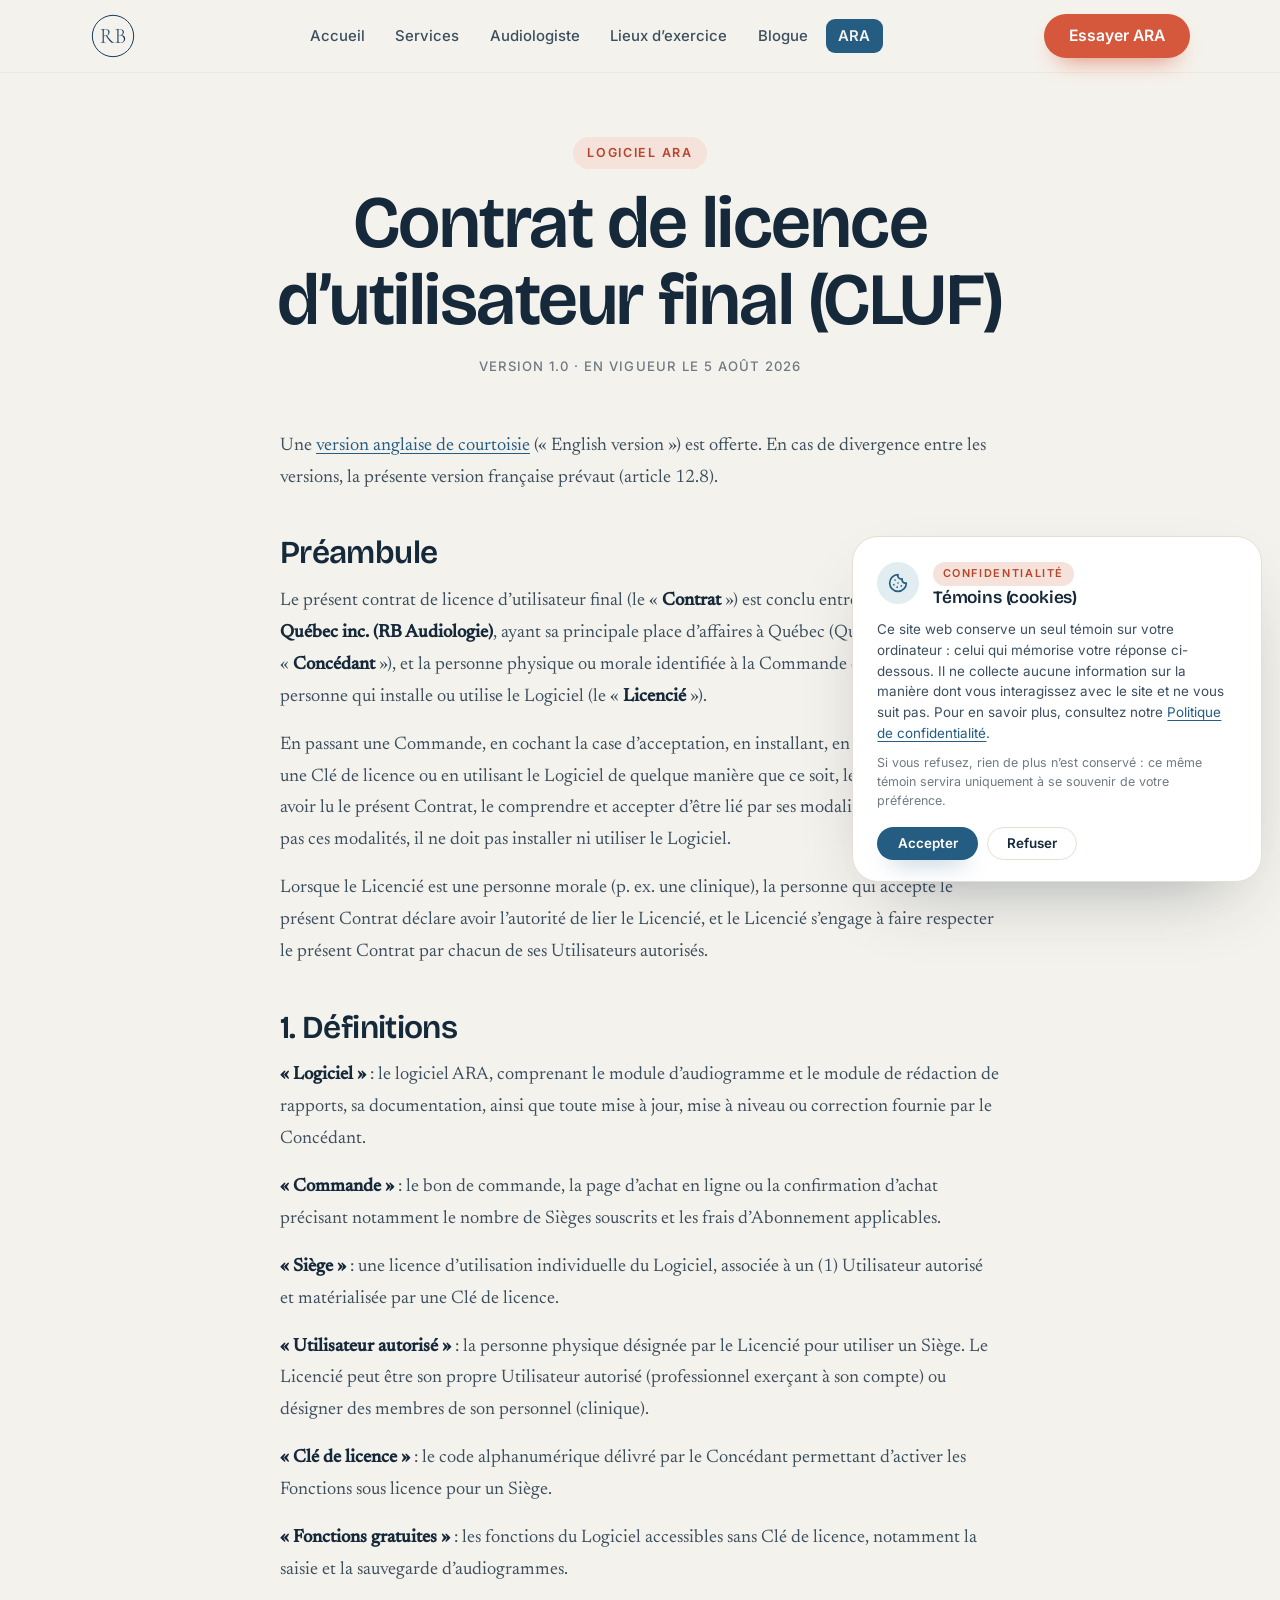
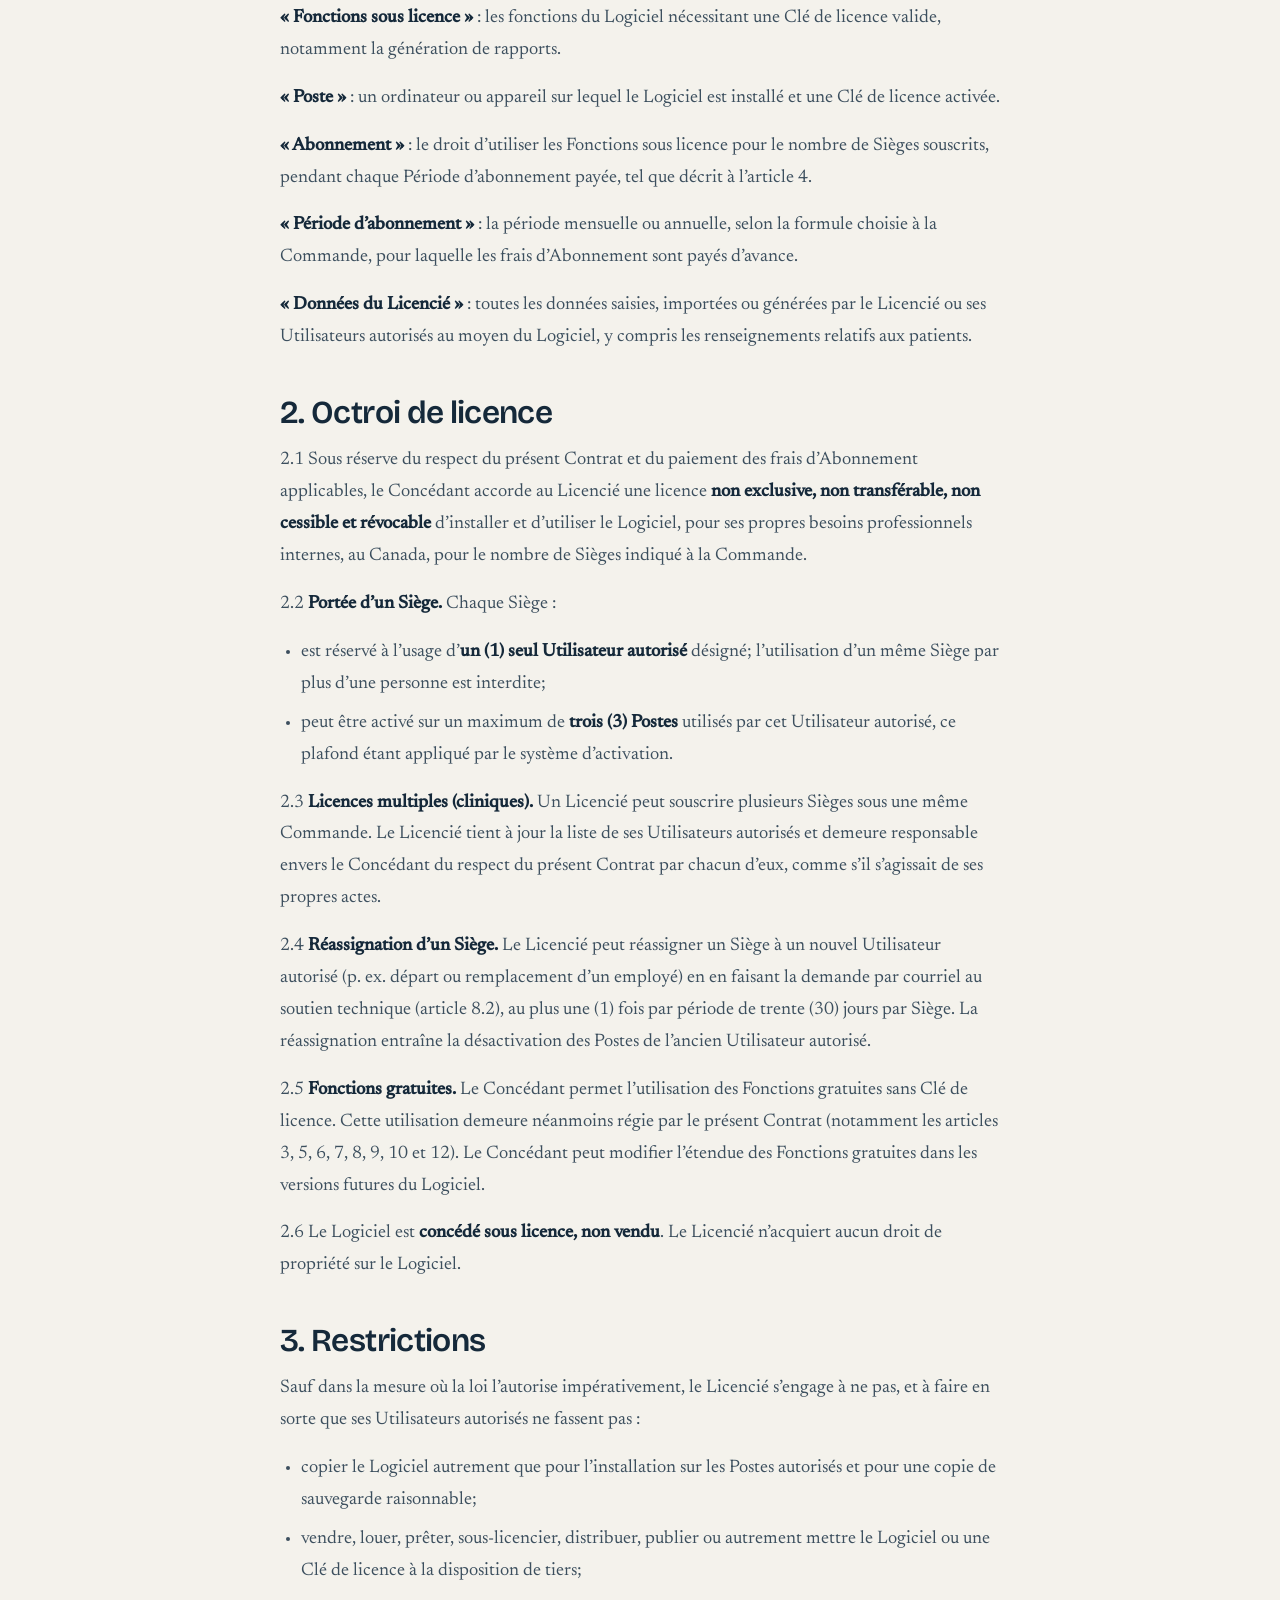
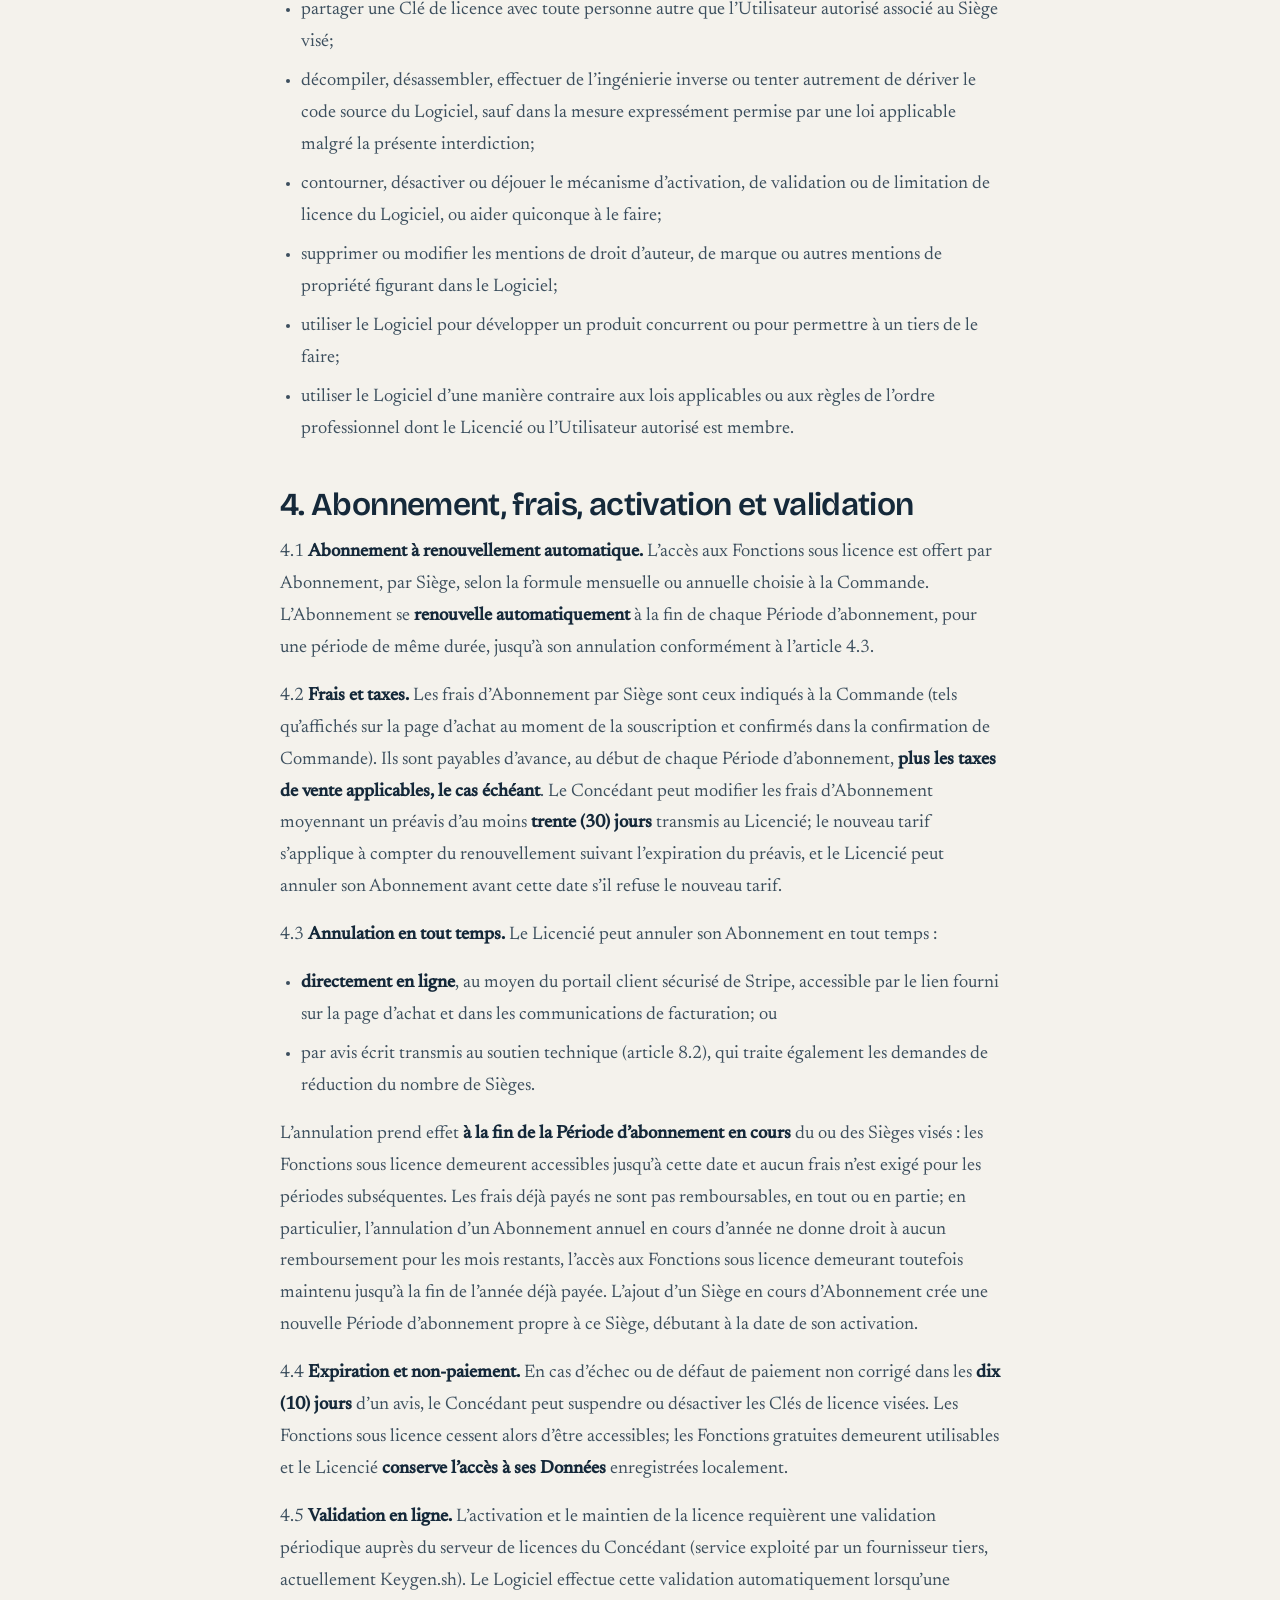
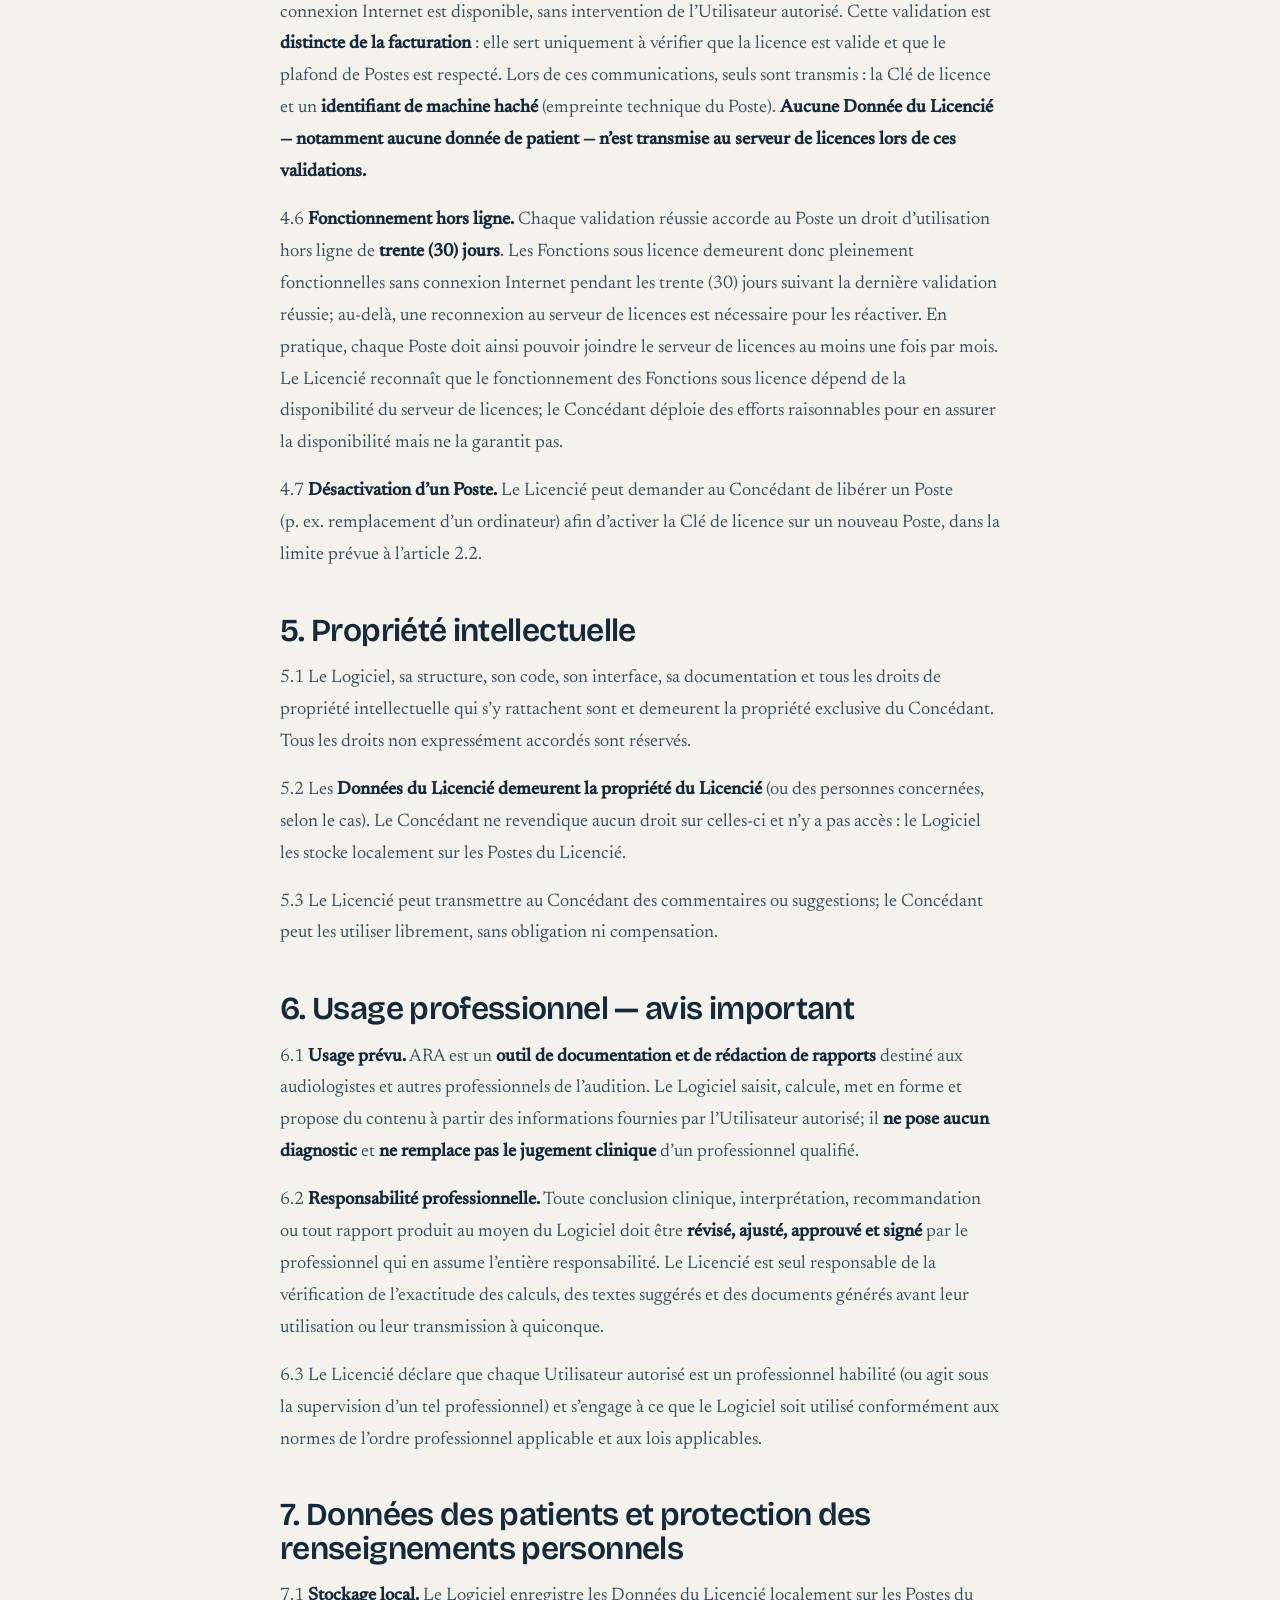
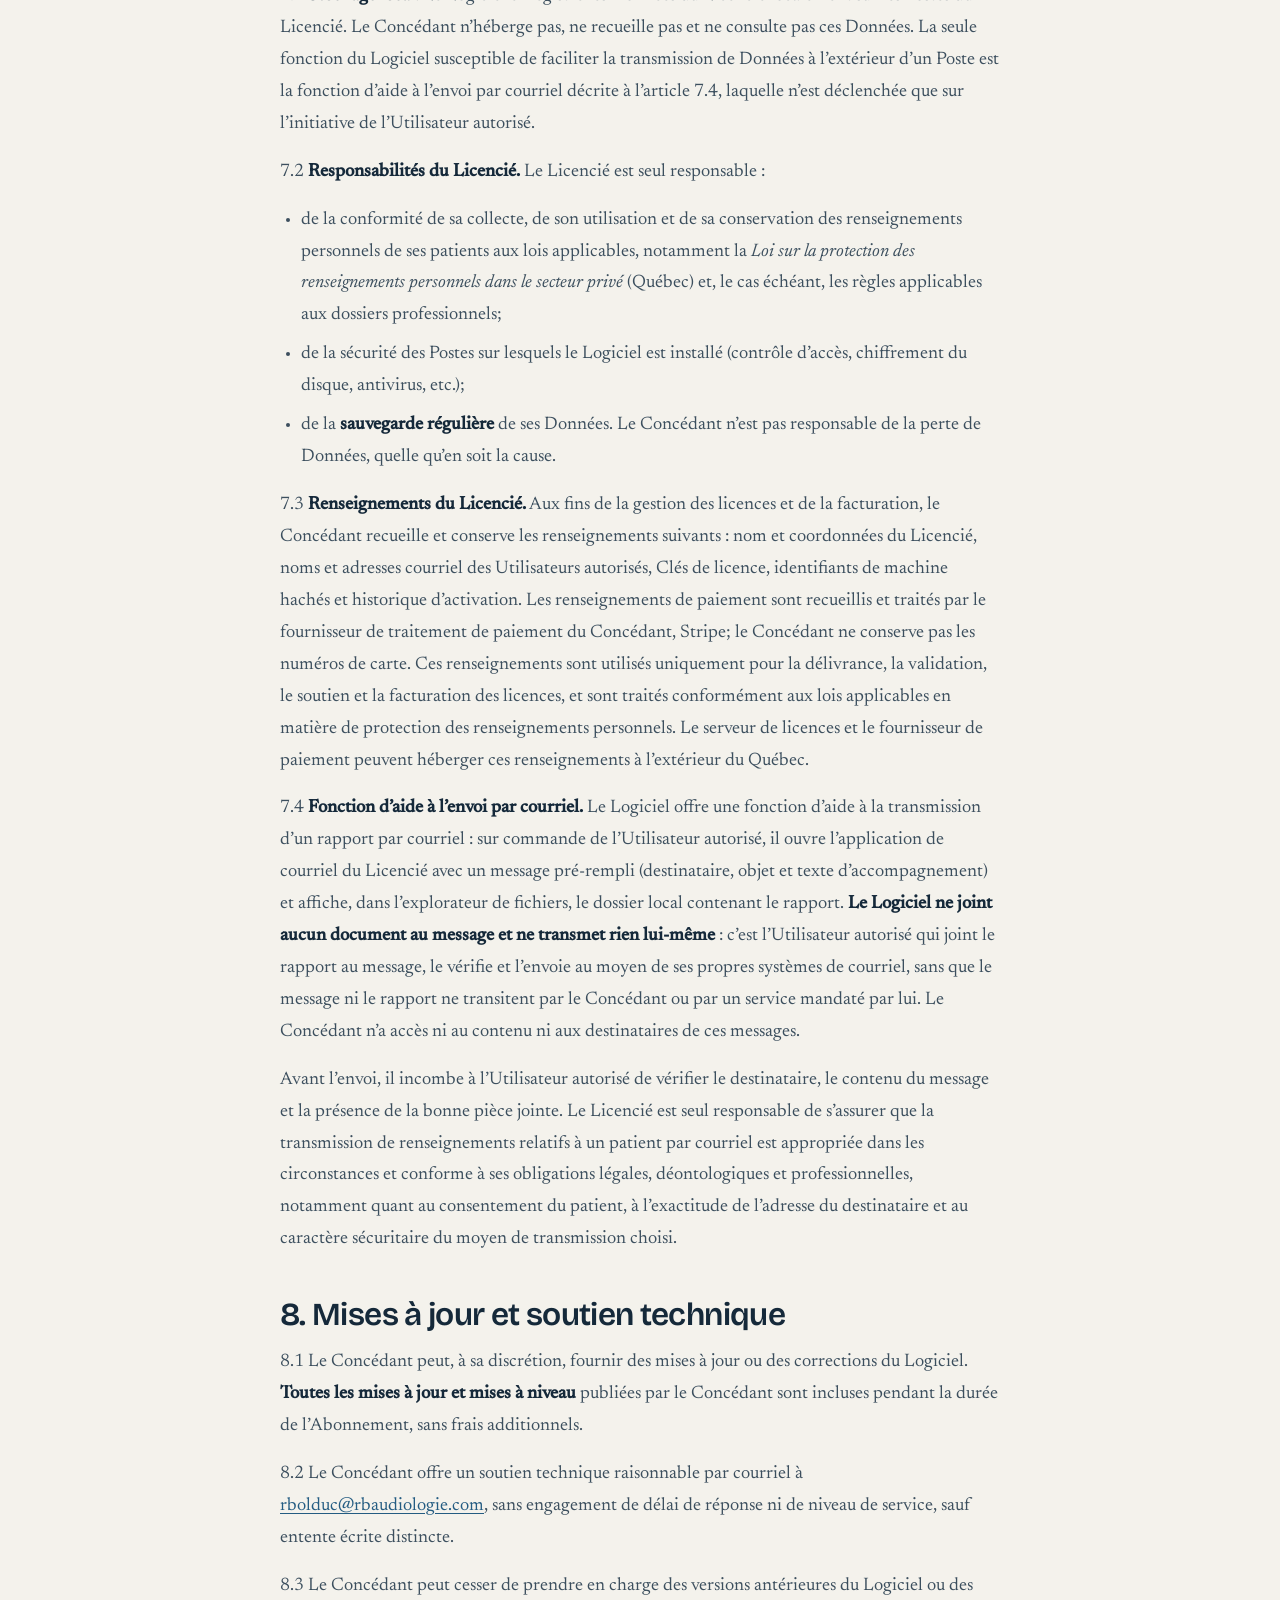
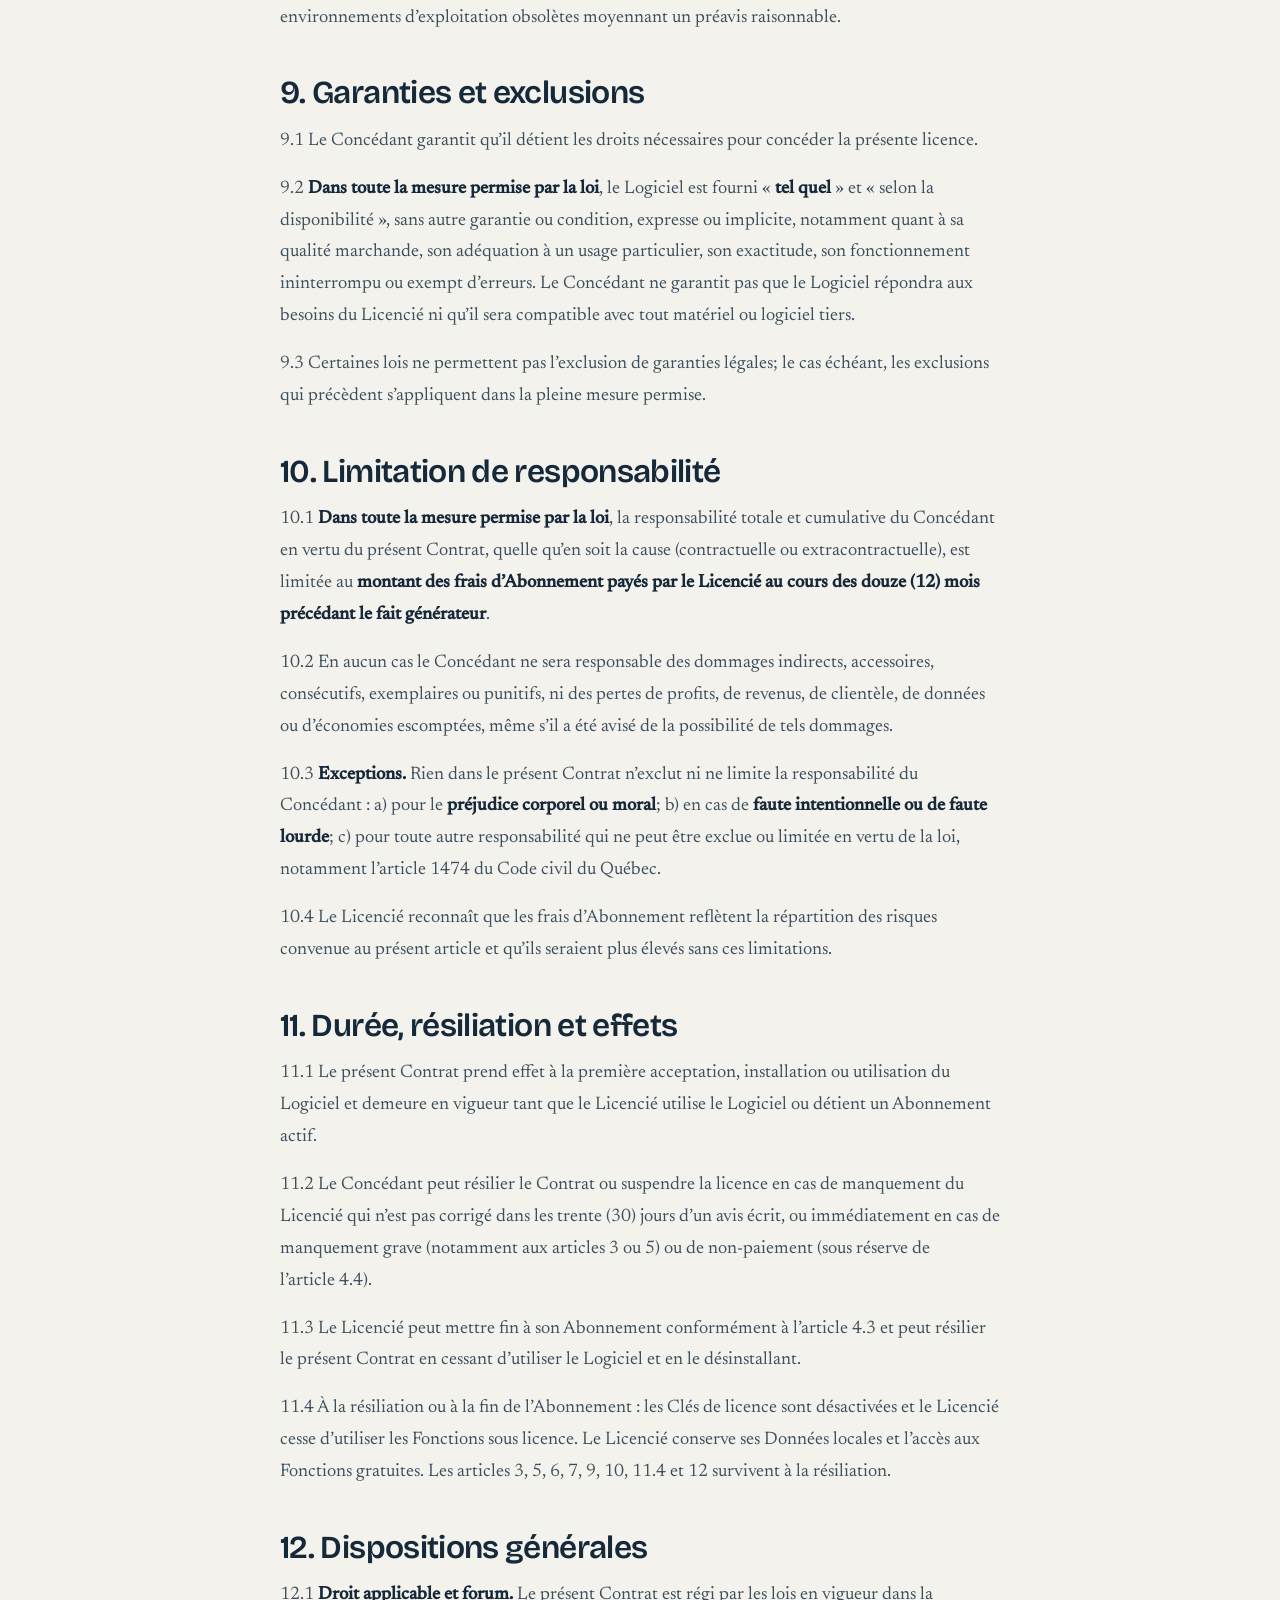
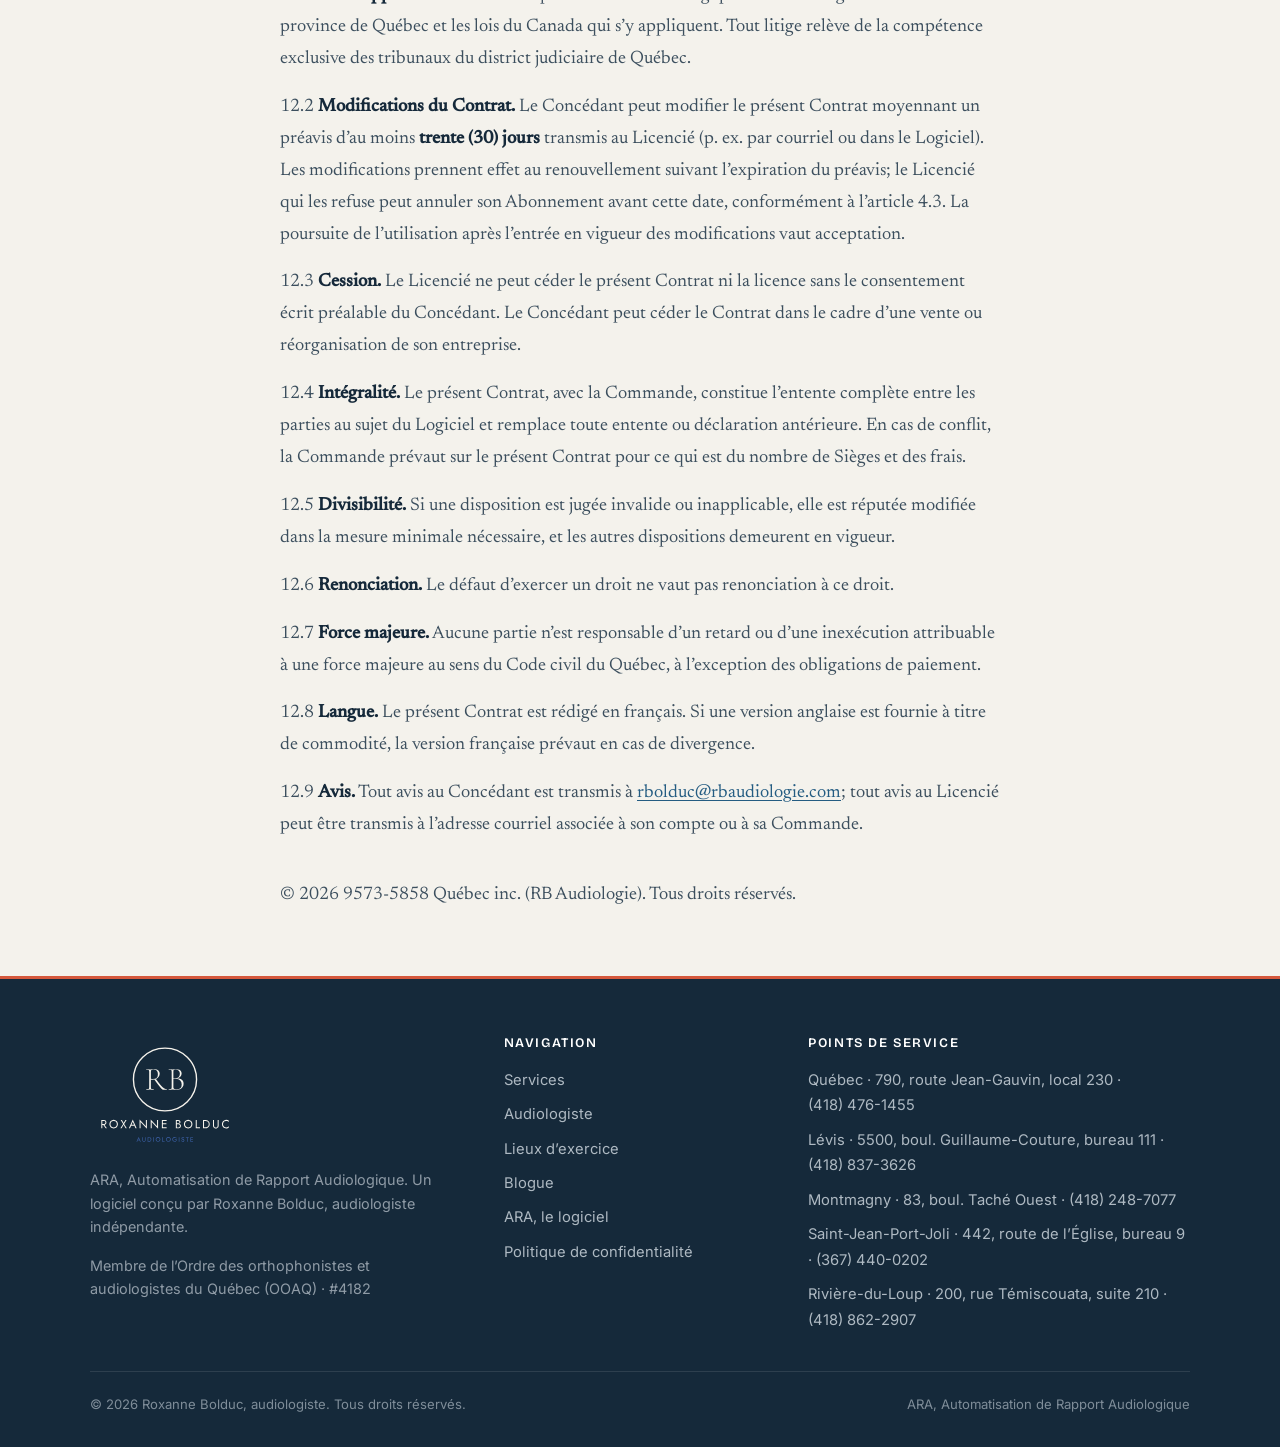
<file: cluf-ara.html>
<!DOCTYPE html>
<html lang="fr-CA">
<head>
<meta charset="UTF-8">
<meta name="viewport" content="width=device-width, initial-scale=1.0">
<title>Contrat de licence (CLUF) du logiciel ARA</title>
<meta name="description" content="Contrat de licence d’utilisateur final (CLUF) du logiciel ARA : abonnement mensuel ou annuel par siège, activation sur 3 postes, annulation en tout temps, données 100 % locales.">
<!--
  Source de travail : contrat_licence_ara.md (brouillon v0.6, en attente de la révision
  de l'avocat). Cette page est la version publiée; après la révision juridique, reporter
  les modifications ici et incrémenter la version affichée ci-dessous.
-->
<link rel="icon" type="image/png" href="assets/logos/favicon-rb-creme.png">
<link rel="apple-touch-icon" href="assets/logos/apple-touch-rb-creme.png">
<link rel="stylesheet" href="styles.css?v=20260914">
</head>
<body>

<header class="site-header">
  <div class="wrap nav">
    <a class="brand" href="index.html" aria-label="Accueil, Roxanne Bolduc, audiologiste">
      <img src="assets/logos/monogramme-rb-marine.svg" alt="Roxanne Bolduc, audiologiste" style="height:46px;width:auto">
    </a>
    <nav aria-label="Navigation principale">
      <ul class="nav-links" id="menu">
        <li><a href="index.html">Accueil</a></li>
        <li><a href="services.html">Services</a></li>
        <li><a href="audiologiste.html">Audiologiste</a></li>
        <li><a href="lieux.html">Lieux d’exercice</a></li>
        <li><a href="blogue.html">Blogue</a></li>
        <li><a href="ara.html" class="active nav-ara" data-tip="Pour les audiologistes">ARA</a></li>
      </ul>
    </nav>
    <div class="nav-cta">
      <a href="ara.html#contact-ara" class="btn btn--coral">Essayer ARA</a>
      <button class="nav-toggle" aria-label="Ouvrir le menu" aria-expanded="false" aria-controls="menu"><span></span></button>
    </div>
  </div>
</header>

<main>
<div class="wrap">
  <header class="article-head">
    <span class="eyebrow" style="justify-content:center">Logiciel ARA</span>
    <h1>Contrat de licence d’utilisateur final (CLUF)</h1>
    <p class="meta">Version 1.0 · En vigueur le 5 août 2026</p>
  </header>

  <div class="article-body">

    <p>Une <a href="cluf-ara-en.html">version anglaise de courtoisie</a> («&nbsp;English version&nbsp;») est offerte. En cas de divergence entre les versions, la présente version française prévaut (article&nbsp;12.8).</p>

    <h2>Préambule</h2>
    <p>Le présent contrat de licence d’utilisateur final (le «&nbsp;<strong>Contrat</strong>&nbsp;») est conclu entre <strong>9573-5858 Québec inc. (RB Audiologie)</strong>, ayant sa principale place d’affaires à Québec (Québec), Canada (le «&nbsp;<strong>Concédant</strong>&nbsp;»), et la personne physique ou morale identifiée à la Commande ou, à défaut, la personne qui installe ou utilise le Logiciel (le «&nbsp;<strong>Licencié</strong>&nbsp;»).</p>
    <p>En passant une Commande, en cochant la case d’acceptation, en installant, en copiant, en activant une Clé de licence ou en utilisant le Logiciel de quelque manière que ce soit, le Licencié reconnaît avoir lu le présent Contrat, le comprendre et accepter d’être lié par ses modalités. S’il n’accepte pas ces modalités, il ne doit pas installer ni utiliser le Logiciel.</p>
    <p>Lorsque le Licencié est une personne morale (p.&nbsp;ex. une clinique), la personne qui accepte le présent Contrat déclare avoir l’autorité de lier le Licencié, et le Licencié s’engage à faire respecter le présent Contrat par chacun de ses Utilisateurs autorisés.</p>

    <h2>1. Définitions</h2>
    <p><strong>«&nbsp;Logiciel&nbsp;»</strong>&nbsp;: le logiciel ARA, comprenant le module d’audiogramme et le module de rédaction de rapports, sa documentation, ainsi que toute mise à jour, mise à niveau ou correction fournie par le Concédant.</p>
    <p><strong>«&nbsp;Commande&nbsp;»</strong>&nbsp;: le bon de commande, la page d’achat en ligne ou la confirmation d’achat précisant notamment le nombre de Sièges souscrits et les frais d’Abonnement applicables.</p>
    <p><strong>«&nbsp;Siège&nbsp;»</strong>&nbsp;: une licence d’utilisation individuelle du Logiciel, associée à un (1) Utilisateur autorisé et matérialisée par une Clé de licence.</p>
    <p><strong>«&nbsp;Utilisateur autorisé&nbsp;»</strong>&nbsp;: la personne physique désignée par le Licencié pour utiliser un Siège. Le Licencié peut être son propre Utilisateur autorisé (professionnel exerçant à son compte) ou désigner des membres de son personnel (clinique).</p>
    <p><strong>«&nbsp;Clé de licence&nbsp;»</strong>&nbsp;: le code alphanumérique délivré par le Concédant permettant d’activer les Fonctions sous licence pour un Siège.</p>
    <p><strong>«&nbsp;Fonctions gratuites&nbsp;»</strong>&nbsp;: les fonctions du Logiciel accessibles sans Clé de licence, notamment la saisie et la sauvegarde d’audiogrammes.</p>
    <p><strong>«&nbsp;Fonctions sous licence&nbsp;»</strong>&nbsp;: les fonctions du Logiciel nécessitant une Clé de licence valide, notamment la génération de rapports.</p>
    <p><strong>«&nbsp;Poste&nbsp;»</strong>&nbsp;: un ordinateur ou appareil sur lequel le Logiciel est installé et une Clé de licence activée.</p>
    <p><strong>«&nbsp;Abonnement&nbsp;»</strong>&nbsp;: le droit d’utiliser les Fonctions sous licence pour le nombre de Sièges souscrits, pendant chaque Période d’abonnement payée, tel que décrit à l’article&nbsp;4.</p>
    <p><strong>«&nbsp;Période d’abonnement&nbsp;»</strong>&nbsp;: la période mensuelle ou annuelle, selon la formule choisie à la Commande, pour laquelle les frais d’Abonnement sont payés d’avance.</p>
    <p><strong>«&nbsp;Données du Licencié&nbsp;»</strong>&nbsp;: toutes les données saisies, importées ou générées par le Licencié ou ses Utilisateurs autorisés au moyen du Logiciel, y compris les renseignements relatifs aux patients.</p>

    <h2>2. Octroi de licence</h2>
    <p>2.1 Sous réserve du respect du présent Contrat et du paiement des frais d’Abonnement applicables, le Concédant accorde au Licencié une licence <strong>non exclusive, non transférable, non cessible et révocable</strong> d’installer et d’utiliser le Logiciel, pour ses propres besoins professionnels internes, au Canada, pour le nombre de Sièges indiqué à la Commande.</p>
    <p>2.2 <strong>Portée d’un Siège.</strong> Chaque Siège&nbsp;:</p>
    <ul>
      <li>est réservé à l’usage d’<strong>un (1) seul Utilisateur autorisé</strong> désigné; l’utilisation d’un même Siège par plus d’une personne est interdite;</li>
      <li>peut être activé sur un maximum de <strong>trois (3) Postes</strong> utilisés par cet Utilisateur autorisé, ce plafond étant appliqué par le système d’activation.</li>
    </ul>
    <p>2.3 <strong>Licences multiples (cliniques).</strong> Un Licencié peut souscrire plusieurs Sièges sous une même Commande. Le Licencié tient à jour la liste de ses Utilisateurs autorisés et demeure responsable envers le Concédant du respect du présent Contrat par chacun d’eux, comme s’il s’agissait de ses propres actes.</p>
    <p>2.4 <strong>Réassignation d’un Siège.</strong> Le Licencié peut réassigner un Siège à un nouvel Utilisateur autorisé (p.&nbsp;ex. départ ou remplacement d’un employé) en en faisant la demande par courriel au soutien technique (article&nbsp;8.2), au plus une (1) fois par période de trente (30) jours par Siège. La réassignation entraîne la désactivation des Postes de l’ancien Utilisateur autorisé.</p>
    <p>2.5 <strong>Fonctions gratuites.</strong> Le Concédant permet l’utilisation des Fonctions gratuites sans Clé de licence. Cette utilisation demeure néanmoins régie par le présent Contrat (notamment les articles 3, 5, 6, 7, 8, 9, 10 et 12). Le Concédant peut modifier l’étendue des Fonctions gratuites dans les versions futures du Logiciel.</p>
    <p>2.6 Le Logiciel est <strong>concédé sous licence, non vendu</strong>. Le Licencié n’acquiert aucun droit de propriété sur le Logiciel.</p>

    <h2>3. Restrictions</h2>
    <p>Sauf dans la mesure où la loi l’autorise impérativement, le Licencié s’engage à ne pas, et à faire en sorte que ses Utilisateurs autorisés ne fassent pas&nbsp;:</p>
    <ul>
      <li>copier le Logiciel autrement que pour l’installation sur les Postes autorisés et pour une copie de sauvegarde raisonnable;</li>
      <li>vendre, louer, prêter, sous-licencier, distribuer, publier ou autrement mettre le Logiciel ou une Clé de licence à la disposition de tiers;</li>
      <li>partager une Clé de licence avec toute personne autre que l’Utilisateur autorisé associé au Siège visé;</li>
      <li>décompiler, désassembler, effectuer de l’ingénierie inverse ou tenter autrement de dériver le code source du Logiciel, sauf dans la mesure expressément permise par une loi applicable malgré la présente interdiction;</li>
      <li>contourner, désactiver ou déjouer le mécanisme d’activation, de validation ou de limitation de licence du Logiciel, ou aider quiconque à le faire;</li>
      <li>supprimer ou modifier les mentions de droit d’auteur, de marque ou autres mentions de propriété figurant dans le Logiciel;</li>
      <li>utiliser le Logiciel pour développer un produit concurrent ou pour permettre à un tiers de le faire;</li>
      <li>utiliser le Logiciel d’une manière contraire aux lois applicables ou aux règles de l’ordre professionnel dont le Licencié ou l’Utilisateur autorisé est membre.</li>
    </ul>

    <h2>4. Abonnement, frais, activation et validation</h2>
    <p>4.1 <strong>Abonnement à renouvellement automatique.</strong> L’accès aux Fonctions sous licence est offert par Abonnement, par Siège, selon la formule mensuelle ou annuelle choisie à la Commande. L’Abonnement se <strong>renouvelle automatiquement</strong> à la fin de chaque Période d’abonnement, pour une période de même durée, jusqu’à son annulation conformément à l’article&nbsp;4.3.</p>
    <p>4.2 <strong>Frais et taxes.</strong> Les frais d’Abonnement par Siège sont ceux indiqués à la Commande (tels qu’affichés sur la page d’achat au moment de la souscription et confirmés dans la confirmation de Commande). Ils sont payables d’avance, au début de chaque Période d’abonnement, <strong>plus les taxes de vente applicables, le cas échéant</strong>. Le Concédant peut modifier les frais d’Abonnement moyennant un préavis d’au moins <strong>trente (30) jours</strong> transmis au Licencié; le nouveau tarif s’applique à compter du renouvellement suivant l’expiration du préavis, et le Licencié peut annuler son Abonnement avant cette date s’il refuse le nouveau tarif.</p>
    <p>4.3 <strong>Annulation en tout temps.</strong> Le Licencié peut annuler son Abonnement en tout temps&nbsp;:</p>
    <ul>
      <li><strong>directement en ligne</strong>, au moyen du portail client sécurisé de Stripe, accessible par le lien fourni sur la page d’achat et dans les communications de facturation; ou</li>
      <li>par avis écrit transmis au soutien technique (article&nbsp;8.2), qui traite également les demandes de réduction du nombre de Sièges.</li>
    </ul>
    <p>L’annulation prend effet <strong>à la fin de la Période d’abonnement en cours</strong> du ou des Sièges visés&nbsp;: les Fonctions sous licence demeurent accessibles jusqu’à cette date et aucun frais n’est exigé pour les périodes subséquentes. Les frais déjà payés ne sont pas remboursables, en tout ou en partie; en particulier, l’annulation d’un Abonnement annuel en cours d’année ne donne droit à aucun remboursement pour les mois restants, l’accès aux Fonctions sous licence demeurant toutefois maintenu jusqu’à la fin de l’année déjà payée. L’ajout d’un Siège en cours d’Abonnement crée une nouvelle Période d’abonnement propre à ce Siège, débutant à la date de son activation.</p>
    <p>4.4 <strong>Expiration et non-paiement.</strong> En cas d’échec ou de défaut de paiement non corrigé dans les <strong>dix (10) jours</strong> d’un avis, le Concédant peut suspendre ou désactiver les Clés de licence visées. Les Fonctions sous licence cessent alors d’être accessibles; les Fonctions gratuites demeurent utilisables et le Licencié <strong>conserve l’accès à ses Données</strong> enregistrées localement.</p>
    <p>4.5 <strong>Validation en ligne.</strong> L’activation et le maintien de la licence requièrent une validation périodique auprès du serveur de licences du Concédant (service exploité par un fournisseur tiers, actuellement Keygen.sh). Le Logiciel effectue cette validation automatiquement lorsqu’une connexion Internet est disponible, sans intervention de l’Utilisateur autorisé. Cette validation est <strong>distincte de la facturation</strong>&nbsp;: elle sert uniquement à vérifier que la licence est valide et que le plafond de Postes est respecté. Lors de ces communications, seuls sont transmis&nbsp;: la Clé de licence et un <strong>identifiant de machine haché</strong> (empreinte technique du Poste). <strong>Aucune Donnée du Licencié — notamment aucune donnée de patient — n’est transmise au serveur de licences lors de ces validations.</strong></p>
    <p>4.6 <strong>Fonctionnement hors ligne.</strong> Chaque validation réussie accorde au Poste un droit d’utilisation hors ligne de <strong>trente (30) jours</strong>. Les Fonctions sous licence demeurent donc pleinement fonctionnelles sans connexion Internet pendant les trente (30) jours suivant la dernière validation réussie; au-delà, une reconnexion au serveur de licences est nécessaire pour les réactiver. En pratique, chaque Poste doit ainsi pouvoir joindre le serveur de licences au moins une fois par mois. Le Licencié reconnaît que le fonctionnement des Fonctions sous licence dépend de la disponibilité du serveur de licences; le Concédant déploie des efforts raisonnables pour en assurer la disponibilité mais ne la garantit pas.</p>
    <p>4.7 <strong>Désactivation d’un Poste.</strong> Le Licencié peut demander au Concédant de libérer un Poste (p.&nbsp;ex. remplacement d’un ordinateur) afin d’activer la Clé de licence sur un nouveau Poste, dans la limite prévue à l’article&nbsp;2.2.</p>

    <h2>5. Propriété intellectuelle</h2>
    <p>5.1 Le Logiciel, sa structure, son code, son interface, sa documentation et tous les droits de propriété intellectuelle qui s’y rattachent sont et demeurent la propriété exclusive du Concédant. Tous les droits non expressément accordés sont réservés.</p>
    <p>5.2 Les <strong>Données du Licencié demeurent la propriété du Licencié</strong> (ou des personnes concernées, selon le cas). Le Concédant ne revendique aucun droit sur celles-ci et n’y a pas accès&nbsp;: le Logiciel les stocke localement sur les Postes du Licencié.</p>
    <p>5.3 Le Licencié peut transmettre au Concédant des commentaires ou suggestions; le Concédant peut les utiliser librement, sans obligation ni compensation.</p>

    <h2>6. Usage professionnel — avis important</h2>
    <p>6.1 <strong>Usage prévu.</strong> ARA est un <strong>outil de documentation et de rédaction de rapports</strong> destiné aux audiologistes et autres professionnels de l’audition. Le Logiciel saisit, calcule, met en forme et propose du contenu à partir des informations fournies par l’Utilisateur autorisé; il <strong>ne pose aucun diagnostic</strong> et <strong>ne remplace pas le jugement clinique</strong> d’un professionnel qualifié.</p>
    <p>6.2 <strong>Responsabilité professionnelle.</strong> Toute conclusion clinique, interprétation, recommandation ou tout rapport produit au moyen du Logiciel doit être <strong>révisé, ajusté, approuvé et signé</strong> par le professionnel qui en assume l’entière responsabilité. Le Licencié est seul responsable de la vérification de l’exactitude des calculs, des textes suggérés et des documents générés avant leur utilisation ou leur transmission à quiconque.</p>
    <p>6.3 Le Licencié déclare que chaque Utilisateur autorisé est un professionnel habilité (ou agit sous la supervision d’un tel professionnel) et s’engage à ce que le Logiciel soit utilisé conformément aux normes de l’ordre professionnel applicable et aux lois applicables.</p>

    <h2>7. Données des patients et protection des renseignements personnels</h2>
    <p>7.1 <strong>Stockage local.</strong> Le Logiciel enregistre les Données du Licencié localement sur les Postes du Licencié. Le Concédant n’héberge pas, ne recueille pas et ne consulte pas ces Données. La seule fonction du Logiciel susceptible de faciliter la transmission de Données à l’extérieur d’un Poste est la fonction d’aide à l’envoi par courriel décrite à l’article&nbsp;7.4, laquelle n’est déclenchée que sur l’initiative de l’Utilisateur autorisé.</p>
    <p>7.2 <strong>Responsabilités du Licencié.</strong> Le Licencié est seul responsable&nbsp;:</p>
    <ul>
      <li>de la conformité de sa collecte, de son utilisation et de sa conservation des renseignements personnels de ses patients aux lois applicables, notamment la <em>Loi sur la protection des renseignements personnels dans le secteur privé</em> (Québec) et, le cas échéant, les règles applicables aux dossiers professionnels;</li>
      <li>de la sécurité des Postes sur lesquels le Logiciel est installé (contrôle d’accès, chiffrement du disque, antivirus, etc.);</li>
      <li>de la <strong>sauvegarde régulière</strong> de ses Données. Le Concédant n’est pas responsable de la perte de Données, quelle qu’en soit la cause.</li>
    </ul>
    <p>7.3 <strong>Renseignements du Licencié.</strong> Aux fins de la gestion des licences et de la facturation, le Concédant recueille et conserve les renseignements suivants&nbsp;: nom et coordonnées du Licencié, noms et adresses courriel des Utilisateurs autorisés, Clés de licence, identifiants de machine hachés et historique d’activation. Les renseignements de paiement sont recueillis et traités par le fournisseur de traitement de paiement du Concédant, Stripe; le Concédant ne conserve pas les numéros de carte. Ces renseignements sont utilisés uniquement pour la délivrance, la validation, le soutien et la facturation des licences, et sont traités conformément aux lois applicables en matière de protection des renseignements personnels. Le serveur de licences et le fournisseur de paiement peuvent héberger ces renseignements à l’extérieur du Québec.</p>
    <p>7.4 <strong>Fonction d’aide à l’envoi par courriel.</strong> Le Logiciel offre une fonction d’aide à la transmission d’un rapport par courriel&nbsp;: sur commande de l’Utilisateur autorisé, il ouvre l’application de courriel du Licencié avec un message pré-rempli (destinataire, objet et texte d’accompagnement) et affiche, dans l’explorateur de fichiers, le dossier local contenant le rapport. <strong>Le Logiciel ne joint aucun document au message et ne transmet rien lui-même</strong>&nbsp;: c’est l’Utilisateur autorisé qui joint le rapport au message, le vérifie et l’envoie au moyen de ses propres systèmes de courriel, sans que le message ni le rapport ne transitent par le Concédant ou par un service mandaté par lui. Le Concédant n’a accès ni au contenu ni aux destinataires de ces messages.</p>
    <p>Avant l’envoi, il incombe à l’Utilisateur autorisé de vérifier le destinataire, le contenu du message et la présence de la bonne pièce jointe. Le Licencié est seul responsable de s’assurer que la transmission de renseignements relatifs à un patient par courriel est appropriée dans les circonstances et conforme à ses obligations légales, déontologiques et professionnelles, notamment quant au consentement du patient, à l’exactitude de l’adresse du destinataire et au caractère sécuritaire du moyen de transmission choisi.</p>

    <h2>8. Mises à jour et soutien technique</h2>
    <p>8.1 Le Concédant peut, à sa discrétion, fournir des mises à jour ou des corrections du Logiciel. <strong>Toutes les mises à jour et mises à niveau</strong> publiées par le Concédant sont incluses pendant la durée de l’Abonnement, sans frais additionnels.</p>
    <p>8.2 Le Concédant offre un soutien technique raisonnable par courriel à <a href="mailto:rbolduc@rbaudiologie.com">rbolduc@rbaudiologie.com</a>, sans engagement de délai de réponse ni de niveau de service, sauf entente écrite distincte.</p>
    <p>8.3 Le Concédant peut cesser de prendre en charge des versions antérieures du Logiciel ou des environnements d’exploitation obsolètes moyennant un préavis raisonnable.</p>

    <h2>9. Garanties et exclusions</h2>
    <p>9.1 Le Concédant garantit qu’il détient les droits nécessaires pour concéder la présente licence.</p>
    <p>9.2 <strong>Dans toute la mesure permise par la loi</strong>, le Logiciel est fourni «&nbsp;<strong>tel quel</strong>&nbsp;» et «&nbsp;selon la disponibilité&nbsp;», sans autre garantie ou condition, expresse ou implicite, notamment quant à sa qualité marchande, son adéquation à un usage particulier, son exactitude, son fonctionnement ininterrompu ou exempt d’erreurs. Le Concédant ne garantit pas que le Logiciel répondra aux besoins du Licencié ni qu’il sera compatible avec tout matériel ou logiciel tiers.</p>
    <p>9.3 Certaines lois ne permettent pas l’exclusion de garanties légales; le cas échéant, les exclusions qui précèdent s’appliquent dans la pleine mesure permise.</p>

    <h2>10. Limitation de responsabilité</h2>
    <p>10.1 <strong>Dans toute la mesure permise par la loi</strong>, la responsabilité totale et cumulative du Concédant en vertu du présent Contrat, quelle qu’en soit la cause (contractuelle ou extracontractuelle), est limitée au <strong>montant des frais d’Abonnement payés par le Licencié au cours des douze (12) mois précédant le fait générateur</strong>.</p>
    <p>10.2 En aucun cas le Concédant ne sera responsable des dommages indirects, accessoires, consécutifs, exemplaires ou punitifs, ni des pertes de profits, de revenus, de clientèle, de données ou d’économies escomptées, même s’il a été avisé de la possibilité de tels dommages.</p>
    <p>10.3 <strong>Exceptions.</strong> Rien dans le présent Contrat n’exclut ni ne limite la responsabilité du Concédant&nbsp;: a) pour le <strong>préjudice corporel ou moral</strong>; b) en cas de <strong>faute intentionnelle ou de faute lourde</strong>; c) pour toute autre responsabilité qui ne peut être exclue ou limitée en vertu de la loi, notamment l’article 1474 du Code civil du Québec.</p>
    <p>10.4 Le Licencié reconnaît que les frais d’Abonnement reflètent la répartition des risques convenue au présent article et qu’ils seraient plus élevés sans ces limitations.</p>

    <h2>11. Durée, résiliation et effets</h2>
    <p>11.1 Le présent Contrat prend effet à la première acceptation, installation ou utilisation du Logiciel et demeure en vigueur tant que le Licencié utilise le Logiciel ou détient un Abonnement actif.</p>
    <p>11.2 Le Concédant peut résilier le Contrat ou suspendre la licence en cas de manquement du Licencié qui n’est pas corrigé dans les trente (30) jours d’un avis écrit, ou immédiatement en cas de manquement grave (notamment aux articles 3 ou 5) ou de non-paiement (sous réserve de l’article&nbsp;4.4).</p>
    <p>11.3 Le Licencié peut mettre fin à son Abonnement conformément à l’article&nbsp;4.3 et peut résilier le présent Contrat en cessant d’utiliser le Logiciel et en le désinstallant.</p>
    <p>11.4 À la résiliation ou à la fin de l’Abonnement&nbsp;: les Clés de licence sont désactivées et le Licencié cesse d’utiliser les Fonctions sous licence. Le Licencié conserve ses Données locales et l’accès aux Fonctions gratuites. Les articles 3, 5, 6, 7, 9, 10, 11.4 et 12 survivent à la résiliation.</p>

    <h2>12. Dispositions générales</h2>
    <p>12.1 <strong>Droit applicable et forum.</strong> Le présent Contrat est régi par les lois en vigueur dans la province de Québec et les lois du Canada qui s’y appliquent. Tout litige relève de la compétence exclusive des tribunaux du district judiciaire de Québec.</p>
    <p>12.2 <strong>Modifications du Contrat.</strong> Le Concédant peut modifier le présent Contrat moyennant un préavis d’au moins <strong>trente (30) jours</strong> transmis au Licencié (p.&nbsp;ex. par courriel ou dans le Logiciel). Les modifications prennent effet au renouvellement suivant l’expiration du préavis; le Licencié qui les refuse peut annuler son Abonnement avant cette date, conformément à l’article&nbsp;4.3. La poursuite de l’utilisation après l’entrée en vigueur des modifications vaut acceptation.</p>
    <p>12.3 <strong>Cession.</strong> Le Licencié ne peut céder le présent Contrat ni la licence sans le consentement écrit préalable du Concédant. Le Concédant peut céder le Contrat dans le cadre d’une vente ou réorganisation de son entreprise.</p>
    <p>12.4 <strong>Intégralité.</strong> Le présent Contrat, avec la Commande, constitue l’entente complète entre les parties au sujet du Logiciel et remplace toute entente ou déclaration antérieure. En cas de conflit, la Commande prévaut sur le présent Contrat pour ce qui est du nombre de Sièges et des frais.</p>
    <p>12.5 <strong>Divisibilité.</strong> Si une disposition est jugée invalide ou inapplicable, elle est réputée modifiée dans la mesure minimale nécessaire, et les autres dispositions demeurent en vigueur.</p>
    <p>12.6 <strong>Renonciation.</strong> Le défaut d’exercer un droit ne vaut pas renonciation à ce droit.</p>
    <p>12.7 <strong>Force majeure.</strong> Aucune partie n’est responsable d’un retard ou d’une inexécution attribuable à une force majeure au sens du Code civil du Québec, à l’exception des obligations de paiement.</p>
    <p>12.8 <strong>Langue.</strong> Le présent Contrat est rédigé en français. Si une version anglaise est fournie à titre de commodité, la version française prévaut en cas de divergence.</p>
    <p>12.9 <strong>Avis.</strong> Tout avis au Concédant est transmis à <a href="mailto:rbolduc@rbaudiologie.com">rbolduc@rbaudiologie.com</a>; tout avis au Licencié peut être transmis à l’adresse courriel associée à son compte ou à sa Commande.</p>

    <p class="meta" style="margin-top:2.4rem">© 2026 9573-5858 Québec inc. (RB Audiologie). Tous droits réservés.</p>

  </div>
</div>
</main>

<footer class="site-footer" style="margin-top:4rem">
  <div class="wrap">
    <div class="footer-grid">
      <div>
        <a href="index.html" aria-label="Accueil, Roxanne Bolduc, audiologiste">
          <img src="assets/logos/logo-empile-creme.svg" alt="Roxanne Bolduc, audiologiste" style="width:150px">
        </a>
        <p class="about">ARA, Automatisation de Rapport Audiologique. Un logiciel conçu par Roxanne Bolduc, audiologiste indépendante.</p>
        <p class="about">Membre de l’Ordre des orthophonistes et audiologistes du Québec (OOAQ) · #4182</p>
      </div>
      <div>
        <h4>Navigation</h4>
        <ul>
          <li><a href="services.html">Services</a></li>
          <li><a href="audiologiste.html">Audiologiste</a></li>
          <li><a href="lieux.html">Lieux d’exercice</a></li>
          <li><a href="blogue.html">Blogue</a></li>
          <li><a href="ara.html">ARA, le logiciel</a></li>
          <li><a href="confidentialite.html">Politique de confidentialité</a></li>
        </ul>
      </div>
      <div>
        <h4>Points de service</h4>
        <ul>
          <li><a href="lieux.html#quebec">Québec · 790, route Jean-Gauvin, local 230 · (418)&nbsp;476-1455</a></li>
          <li><a href="lieux.html#levis">Lévis · 5500, boul. Guillaume-Couture, bureau 111 · (418)&nbsp;837-3626</a></li>
          <li><a href="lieux.html#montmagny">Montmagny · 83, boul. Taché Ouest · (418)&nbsp;248-7077</a></li>
          <li><a href="lieux.html#st-jean-port-joli">Saint-Jean-Port-Joli · 442, route de l’Église, bureau 9 · (367)&nbsp;440-0202</a></li>
          <li><a href="lieux.html#riviere-du-loup">Rivière-du-Loup · 200, rue Témiscouata, suite 210 · (418)&nbsp;862-2907</a></li>
        </ul>
      </div>
    </div>
    <div class="footer-bottom">
      <span>© 2026 Roxanne Bolduc, audiologiste. Tous droits réservés.</span>
      <span>ARA, Automatisation de Rapport Audiologique</span>
    </div>
  </div>
</footer>

<script src="main.js"></script>
</body>
</html>
</file>
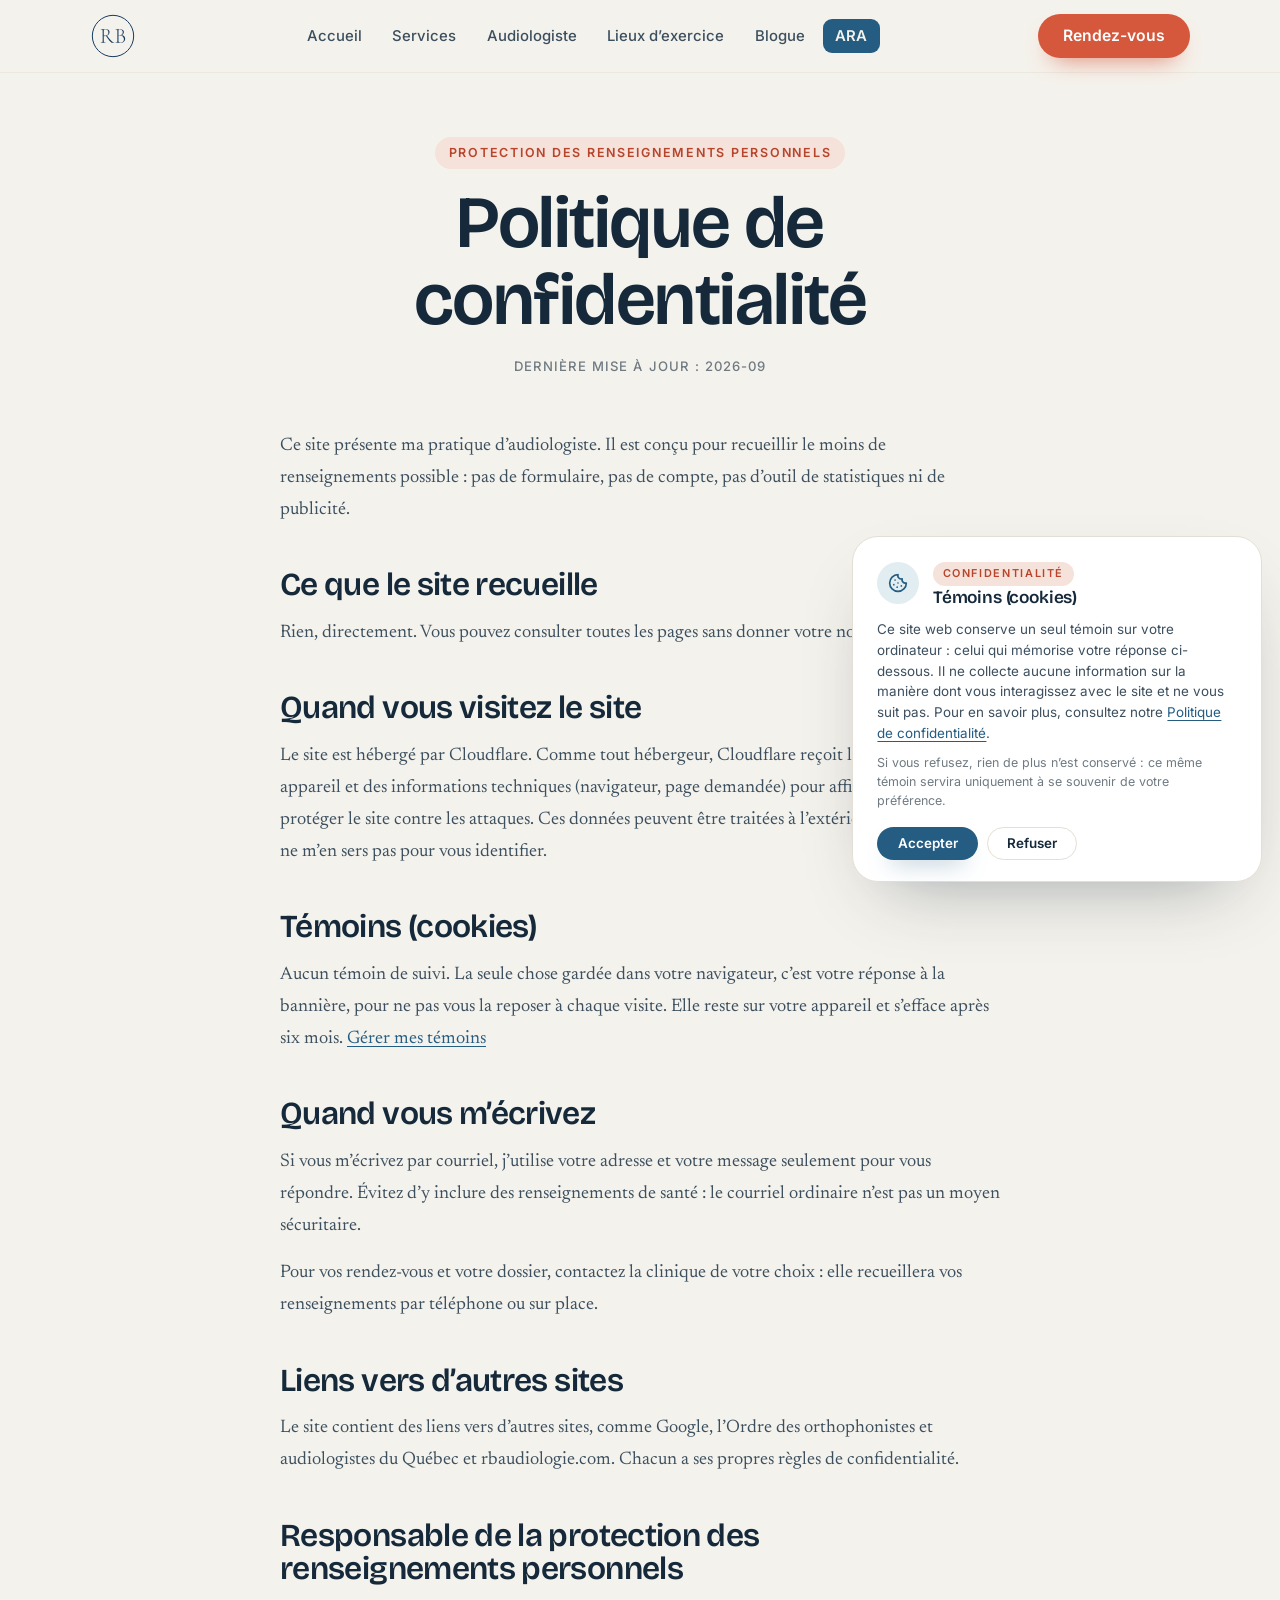
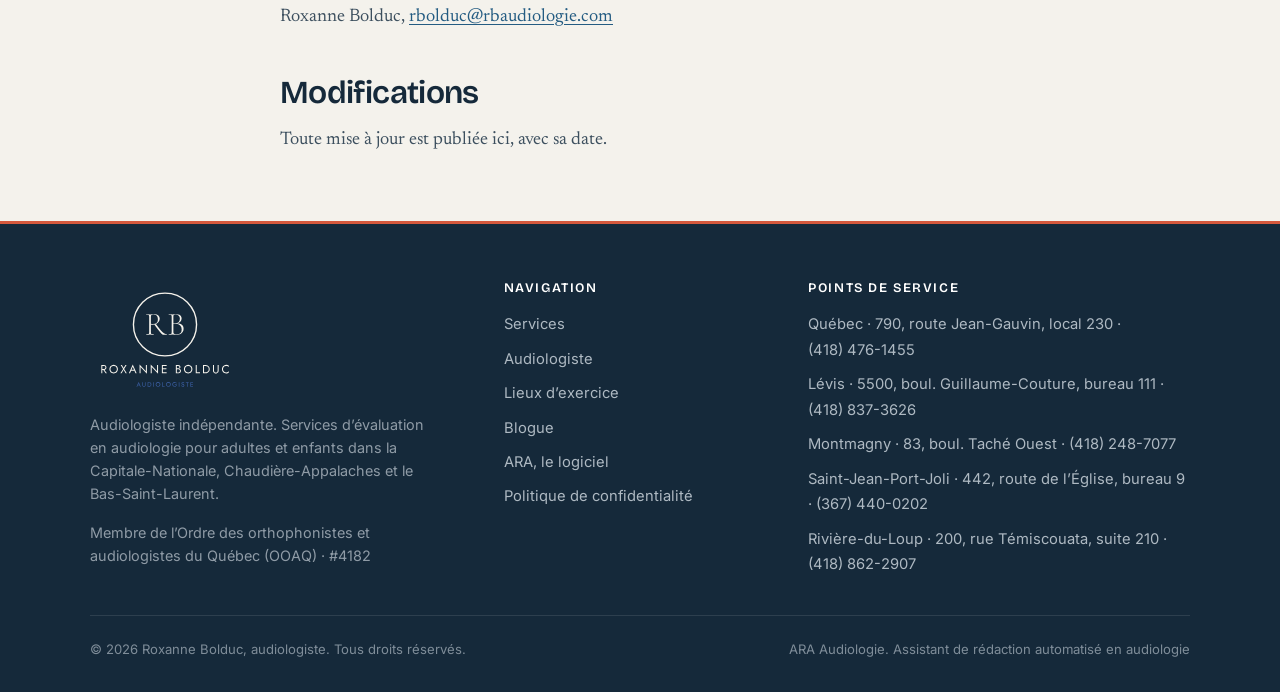
<file: confidentialite.html>
<!DOCTYPE html>
<html lang="fr-CA">
<head>
<meta charset="UTF-8">
<meta name="viewport" content="width=device-width, initial-scale=1.0">
<title>Politique de confidentialité | Roxanne Bolduc, audiologiste</title>
<meta name="description" content="Politique de confidentialité du site de Roxanne Bolduc, audiologiste : aucun formulaire, aucun témoin de suivi, et la responsable de la protection des renseignements personnels à joindre.">
<meta name="robots" content="noindex">
<link rel="icon" type="image/png" href="assets/logos/favicon-rb-creme.png">
<link rel="apple-touch-icon" href="assets/logos/apple-touch-rb-creme.png">
<link rel="stylesheet" href="styles.css?v=20260914">
</head>
<body>

<header class="site-header">
  <div class="wrap nav">
    <a class="brand" href="index.html" aria-label="Accueil, Roxanne Bolduc, audiologiste">
      <img src="assets/logos/monogramme-rb-marine.svg" alt="Roxanne Bolduc, audiologiste" style="height:46px;width:auto">
    </a>
    <nav aria-label="Navigation principale">
      <ul class="nav-links" id="menu">
        <li><a href="index.html">Accueil</a></li>
        <li><a href="services.html">Services</a></li>
        <li><a href="audiologiste.html">Audiologiste</a></li>
        <li><a href="lieux.html">Lieux d’exercice</a></li>
        <li><a href="blogue.html">Blogue</a></li>
        <li><a href="ara.html" class="nav-ara" data-tip="Pour les audiologistes">ARA</a></li>
      </ul>
    </nav>
    <div class="nav-cta">
      <a href="lieux.html" class="btn btn--coral">Rendez-vous</a>
      <button class="nav-toggle" aria-label="Ouvrir le menu" aria-expanded="false" aria-controls="menu"><span></span></button>
    </div>
  </div>
</header>

<main>
<div class="wrap">
  <header class="article-head">
    <span class="eyebrow" style="justify-content:center">Protection des renseignements personnels</span>
    <h1>Politique de confidentialité</h1>
    <p class="meta">Dernière mise à jour : 2026-09</p>
  </header>

  <div class="article-body">

    <p>Ce site présente ma pratique d’audiologiste. Il est conçu pour recueillir le moins de renseignements possible&nbsp;: pas de formulaire, pas de compte, pas d’outil de statistiques ni de publicité.</p>

    <h2>Ce que le site recueille</h2>
    <p>Rien, directement. Vous pouvez consulter toutes les pages sans donner votre nom ni votre courriel.</p>

    <h2>Quand vous visitez le site</h2>
    <p>Le site est hébergé par Cloudflare. Comme tout hébergeur, Cloudflare reçoit l’adresse IP de votre appareil et des informations techniques (navigateur, page demandée) pour afficher les pages et protéger le site contre les attaques. Ces données peuvent être traitées à l’extérieur du Québec. Je ne m’en sers pas pour vous identifier.</p>

    <h2>Témoins (cookies)</h2>
    <p>Aucun témoin de suivi. La seule chose gardée dans votre navigateur, c’est votre réponse à la bannière, pour ne pas vous la reposer à chaque visite. Elle reste sur votre appareil et s’efface après six mois. <a href="#" id="gerer-temoins">Gérer mes témoins</a></p>

    <h2>Quand vous m’écrivez</h2>
    <p>Si vous m’écrivez par courriel, j’utilise votre adresse et votre message seulement pour vous répondre. Évitez d’y inclure des renseignements de santé&nbsp;: le courriel ordinaire n’est pas un moyen sécuritaire.</p>
    <p>Pour vos rendez-vous et votre dossier, contactez la clinique de votre choix&nbsp;: elle recueillera vos renseignements par téléphone ou sur place.</p>

    <h2>Liens vers d’autres sites</h2>
    <p>Le site contient des liens vers d’autres sites, comme Google, l’Ordre des orthophonistes et audiologistes du Québec et rbaudiologie.com. Chacun a ses propres règles de confidentialité.</p>

    <h2>Responsable de la protection des renseignements personnels</h2>
    <p>Roxanne Bolduc, <a href="mailto:rbolduc@rbaudiologie.com">rbolduc@rbaudiologie.com</a></p>

    <h2>Modifications</h2>
    <p>Toute mise à jour est publiée ici, avec sa date.</p>

  </div>
</div>
</main>

<footer class="site-footer" style="margin-top:4rem">
  <div class="wrap">
    <div class="footer-grid">
      <div>
        <a href="index.html" aria-label="Accueil, Roxanne Bolduc, audiologiste">
          <img src="assets/logos/logo-empile-creme.svg" alt="Roxanne Bolduc, audiologiste" style="width:150px">
        </a>
        <p class="about">Audiologiste indépendante. Services d’évaluation en audiologie pour adultes et enfants dans la Capitale-Nationale, Chaudière-Appalaches et le Bas-Saint-Laurent.</p>
        <p class="about">Membre de l’Ordre des orthophonistes et audiologistes du Québec (OOAQ) · #4182</p>
      </div>
      <div>
        <h4>Navigation</h4>
        <ul>
          <li><a href="services.html">Services</a></li>
          <li><a href="audiologiste.html">Audiologiste</a></li>
          <li><a href="lieux.html">Lieux d’exercice</a></li>
          <li><a href="blogue.html">Blogue</a></li>
          <li><a href="ara.html">ARA, le logiciel</a></li>
          <li><a href="confidentialite.html">Politique de confidentialité</a></li>
        </ul>
      </div>
      <div>
        <h4>Points de service</h4>
        <ul>
          <li><a href="lieux.html#quebec">Québec · 790, route Jean-Gauvin, local 230 · (418)&nbsp;476-1455</a></li>
          <li><a href="lieux.html#levis">Lévis · 5500, boul. Guillaume-Couture, bureau 111 · (418)&nbsp;837-3626</a></li>
          <li><a href="lieux.html#montmagny">Montmagny · 83, boul. Taché Ouest · (418)&nbsp;248-7077</a></li>
          <li><a href="lieux.html#st-jean-port-joli">Saint-Jean-Port-Joli · 442, route de l’Église, bureau 9 · (367)&nbsp;440-0202</a></li>
          <li><a href="lieux.html#riviere-du-loup">Rivière-du-Loup · 200, rue Témiscouata, suite 210 · (418)&nbsp;862-2907</a></li>
        </ul>
      </div>
    </div>
    <div class="footer-bottom">
      <span>© 2026 Roxanne Bolduc, audiologiste. Tous droits réservés.</span>
      <span>ARA Audiologie. Assistant de rédaction automatisé en audiologie</span>
    </div>
  </div>
</footer>

<script src="main.js"></script>
</body>
</html>
</file>
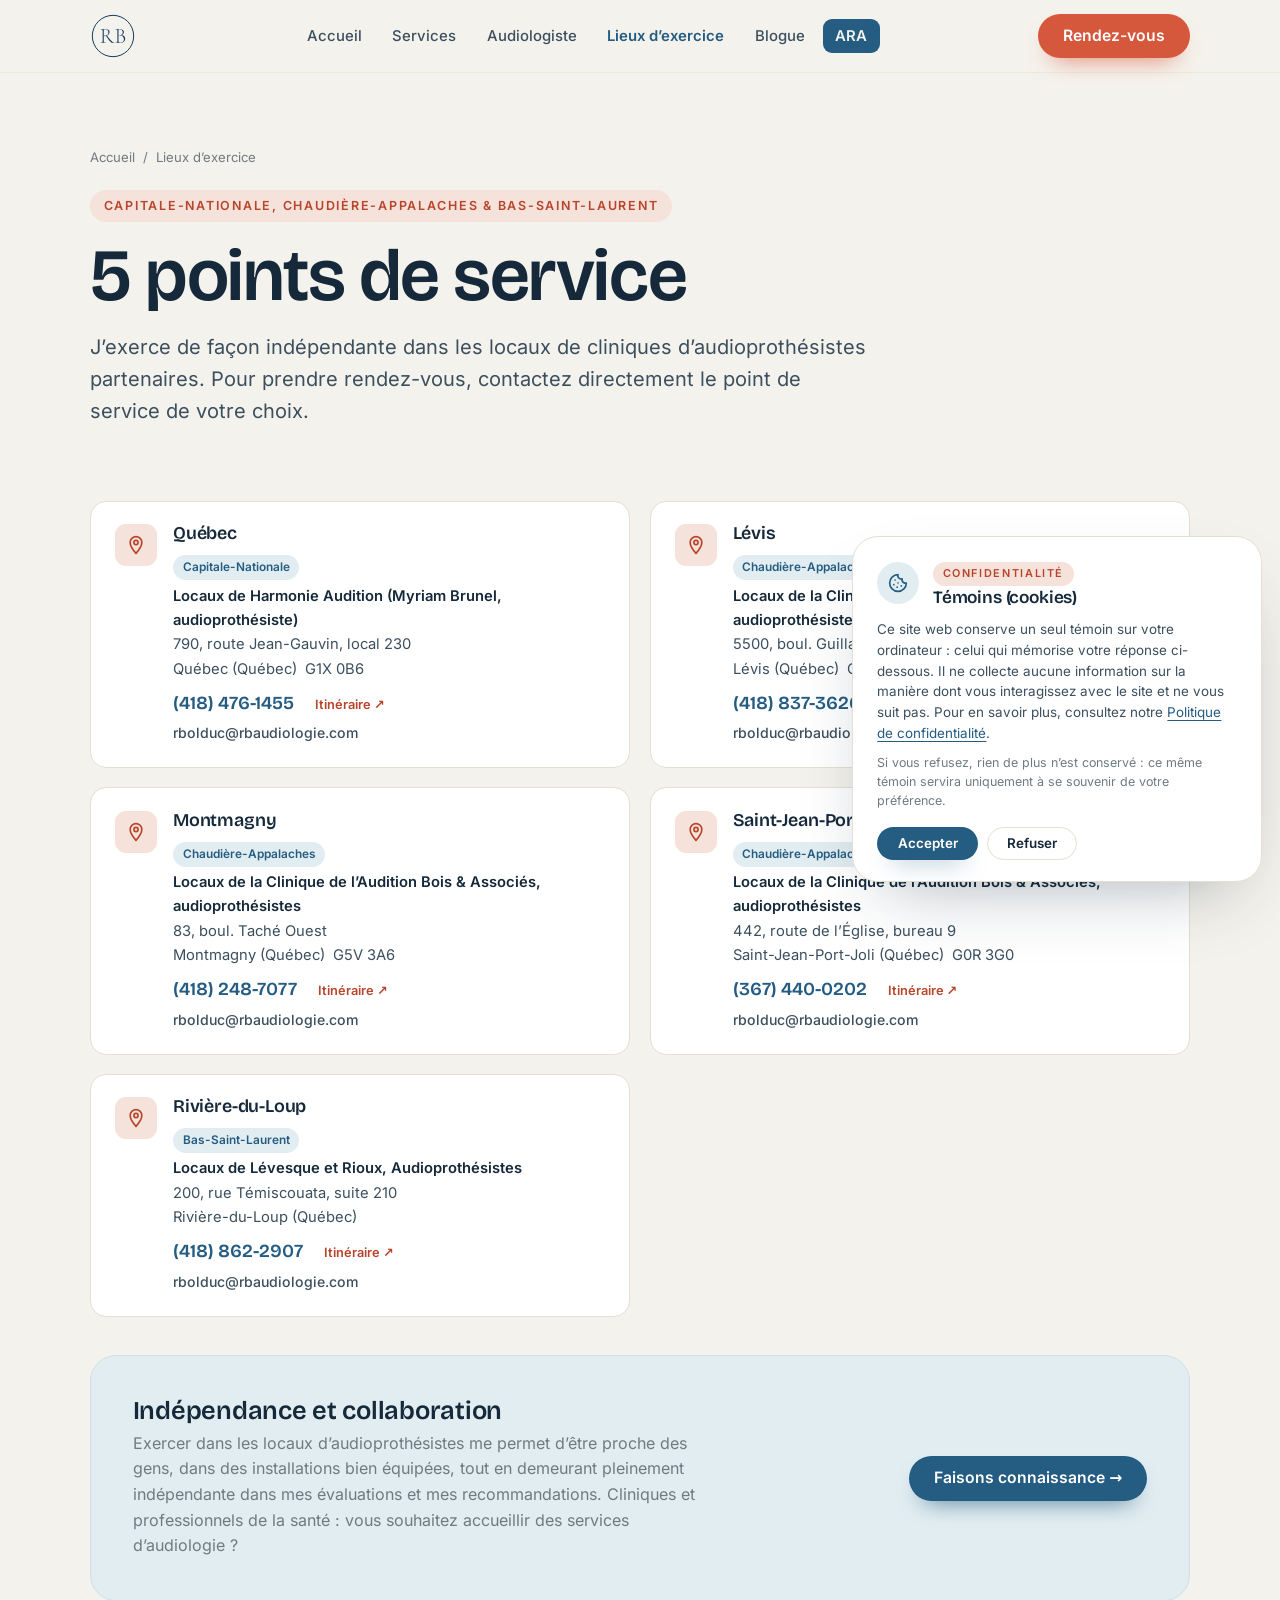
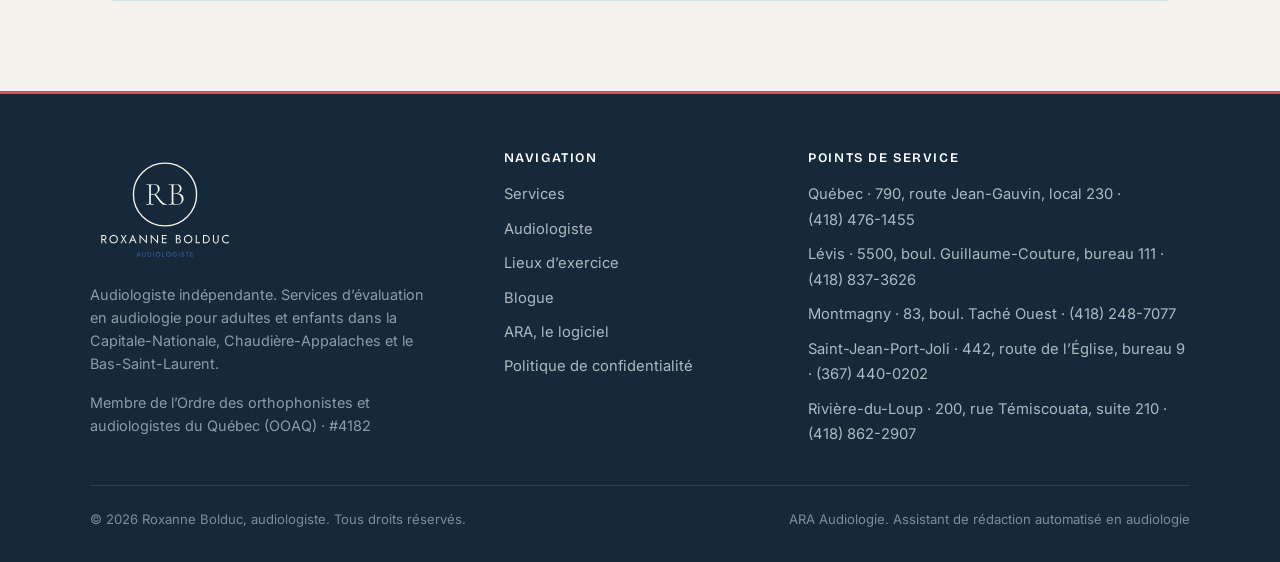
<file: lieux.html>
<!DOCTYPE html>
<html lang="fr-CA">
<head>
<meta charset="UTF-8">
<meta name="viewport" content="width=device-width, initial-scale=1.0">
<title>Lieux d’exercice · Québec, Lévis, Montmagny, Saint-Jean-Port-Joli, Rivière-du-Loup | Roxanne Bolduc, audiologiste</title>
<meta name="description" content="Cinq points de service en audiologie : Québec (Harmonie Audition), Lévis, Montmagny, Saint-Jean-Port-Joli (Clinique de l’Audition Bois & Associés) et Rivière-du-Loup (Lévesque et Rioux). Prise de rendez-vous par téléphone.">
<link rel="icon" type="image/png" href="assets/logos/favicon-rb-creme.png">
<link rel="apple-touch-icon" href="assets/logos/apple-touch-rb-creme.png">
<link rel="stylesheet" href="styles.css?v=20260914">
</head>
<body>

<header class="site-header">
  <div class="wrap nav">
    <a class="brand" href="index.html" aria-label="Accueil, Roxanne Bolduc, audiologiste">
      <img src="assets/logos/monogramme-rb-marine.svg" alt="Roxanne Bolduc, audiologiste" style="height:46px;width:auto">
    </a>
    <nav aria-label="Navigation principale">
      <ul class="nav-links" id="menu">
        <li><a href="index.html">Accueil</a></li>
        <li><a href="services.html">Services</a></li>
        <li><a href="audiologiste.html">Audiologiste</a></li>
        <li><a href="lieux.html" class="active">Lieux d’exercice</a></li>
        <li><a href="blogue.html">Blogue</a></li>
        <li><a href="ara.html" class="nav-ara" data-tip="Pour les audiologistes">ARA</a></li>
      </ul>
    </nav>
    <div class="nav-cta">
      <a href="#quebec" class="btn btn--coral">Rendez-vous</a>
      <button class="nav-toggle" aria-label="Ouvrir le menu" aria-expanded="false" aria-controls="menu"><span></span></button>
    </div>
  </div>
</header>

<section class="page-hero">
  <div class="wrap">
    <div class="breadcrumb"><a href="index.html">Accueil</a> <span>/</span> Lieux d’exercice</div>
    <span class="eyebrow">Capitale-Nationale, Chaudière-Appalaches &amp; Bas-Saint-Laurent</span>
    <h1>5 points de service</h1>
    <p class="lead">J’exerce de façon indépendante dans les locaux de cliniques d’audioprothésistes partenaires. Pour prendre rendez-vous, contactez directement le point de service de votre choix.</p>
  </div>
</section>

<section class="section" style="padding-top:1.6rem">
  <div class="wrap">
    <div class="grid-2">

      <div class="place reveal" id="quebec">
        <div class="pin"><svg width="20" height="20" viewBox="0 0 24 24" fill="none" stroke="currentColor" stroke-width="2"><path d="M12 2a7 7 0 00-7 7c0 5 7 13 7 13s7-8 7-13a7 7 0 00-7-7z"/><circle cx="12" cy="9" r="2.5"/></svg></div>
        <div>
          <h3>Québec</h3>
          <span class="tag">Capitale-Nationale</span>
          <address>
            <span class="clinique">Locaux de Harmonie Audition (Myriam Brunel, audioprothésiste)</span><br>
            790, route Jean-Gauvin, local 230<br>
            Québec (Québec)&nbsp; G1X 0B6
          </address>
          <a class="tel" href="tel:+14184761455">(418) 476-1455</a>
          <a class="itineraire" href="https://www.google.com/maps/place/Roxanne+Bolduc,+Audiologiste/@46.7641708,-71.3735511,17z/data=!3m2!4b1!5s0x4cb89a0b58721b57:0x585a253e0d61833d!4m6!3m5!1s0x4cb89bbed166c5b7:0x6e0b82793614b584!8m2!3d46.7641708!4d-71.3709762!16s%2Fg%2F11zcnc2cs8?hl=fr" target="_blank" rel="noopener">Itinéraire ↗</a>
          <a class="courriel" href="mailto:rbolduc@rbaudiologie.com">rbolduc@rbaudiologie.com</a>
        </div>
      </div>

      <div class="place reveal" id="levis">
        <div class="pin"><svg width="20" height="20" viewBox="0 0 24 24" fill="none" stroke="currentColor" stroke-width="2"><path d="M12 2a7 7 0 00-7 7c0 5 7 13 7 13s7-8 7-13a7 7 0 00-7-7z"/><circle cx="12" cy="9" r="2.5"/></svg></div>
        <div>
          <h3>Lévis</h3>
          <span class="tag">Chaudière-Appalaches</span>
          <address>
            <span class="clinique">Locaux de la Clinique de l’Audition Bois &amp; Associés, audioprothésistes</span><br>
            5500, boul. Guillaume-Couture, bureau 111<br>
            Lévis (Québec)&nbsp; G6V 4Z2
          </address>
          <a class="tel" href="tel:+14188373626">(418) 837-3626</a>
          <a class="itineraire" href="https://www.google.com/maps/place/Roxanne+Bolduc,+Audiologiste/@46.7940939,-71.1806939,17z/data=!3m2!4b1!5s0x4cb895ac7e562d83:0xf13b296ca2fba333!4m6!3m5!1s0x4cb895e94921b075:0xd82c3b3051f6b3ae!8m2!3d46.7940939!4d-71.178119!16s%2Fg%2F11nqxp1ts_?hl=fr" target="_blank" rel="noopener">Itinéraire ↗</a>
          <a class="courriel" href="mailto:rbolduc@rbaudiologie.com">rbolduc@rbaudiologie.com</a>
        </div>
      </div>

      <div class="place reveal" id="montmagny">
        <div class="pin"><svg width="20" height="20" viewBox="0 0 24 24" fill="none" stroke="currentColor" stroke-width="2"><path d="M12 2a7 7 0 00-7 7c0 5 7 13 7 13s7-8 7-13a7 7 0 00-7-7z"/><circle cx="12" cy="9" r="2.5"/></svg></div>
        <div>
          <h3>Montmagny</h3>
          <span class="tag">Chaudière-Appalaches</span>
          <address>
            <span class="clinique">Locaux de la Clinique de l’Audition Bois &amp; Associés, audioprothésistes</span><br>
            83, boul. Taché Ouest<br>
            Montmagny (Québec)&nbsp; G5V 3A6
          </address>
          <a class="tel" href="tel:+14182487077">(418) 248-7077</a>
          <a class="itineraire" href="https://www.google.com/maps/place/Roxanne+Bolduc,+Audiologiste/@46.9804419,-70.5712318,17z/data=!3m1!4b1!4m6!3m5!1s0x4cb8d5a6f6382def:0x6280b9f6edc140c3!8m2!3d46.9804419!4d-70.5686569!16s%2Fg%2F11nqxp0kw9?hl=fr" target="_blank" rel="noopener">Itinéraire ↗</a>
          <a class="courriel" href="mailto:rbolduc@rbaudiologie.com">rbolduc@rbaudiologie.com</a>
        </div>
      </div>

      <div class="place reveal" id="st-jean-port-joli">
        <div class="pin"><svg width="20" height="20" viewBox="0 0 24 24" fill="none" stroke="currentColor" stroke-width="2"><path d="M12 2a7 7 0 00-7 7c0 5 7 13 7 13s7-8 7-13a7 7 0 00-7-7z"/><circle cx="12" cy="9" r="2.5"/></svg></div>
        <div>
          <h3>Saint-Jean-Port-Joli</h3>
          <span class="tag">Chaudière-Appalaches</span>
          <address>
            <span class="clinique">Locaux de la Clinique de l’Audition Bois &amp; Associés, audioprothésistes</span><br>
            442, route de l’Église, bureau 9<br>
            Saint-Jean-Port-Joli (Québec)&nbsp; G0R 3G0
          </address>
          <a class="tel" href="tel:+13674400202">(367) 440-0202</a>
          <a class="itineraire" href="https://www.google.com/maps/search/?api=1&amp;query=442+route+de+l%27%C3%89glise+bureau+9+Saint-Jean-Port-Joli+QC+G0R+3G0" target="_blank" rel="noopener">Itinéraire ↗</a>
          <a class="courriel" href="mailto:rbolduc@rbaudiologie.com">rbolduc@rbaudiologie.com</a>
        </div>
      </div>

      <div class="place reveal" id="riviere-du-loup">
        <div class="pin"><svg width="20" height="20" viewBox="0 0 24 24" fill="none" stroke="currentColor" stroke-width="2"><path d="M12 2a7 7 0 00-7 7c0 5 7 13 7 13s7-8 7-13a7 7 0 00-7-7z"/><circle cx="12" cy="9" r="2.5"/></svg></div>
        <div>
          <h3>Rivière-du-Loup</h3>
          <span class="tag">Bas-Saint-Laurent</span>
          <address>
            <span class="clinique">Locaux de Lévesque et Rioux, Audioprothésistes</span><br>
            200, rue Témiscouata, suite 210<br>
            Rivière-du-Loup (Québec)
          </address>
          <a class="tel" href="tel:+14188622907">(418) 862-2907</a>
          <a class="itineraire" href="https://www.google.com/maps/search/?api=1&amp;query=200+rue+T%C3%A9miscouata+suite+210+Rivi%C3%A8re-du-Loup+QC" target="_blank" rel="noopener">Itinéraire ↗</a>
          <a class="courriel" href="mailto:rbolduc@rbaudiologie.com">rbolduc@rbaudiologie.com</a>
        </div>
      </div>

    </div>

    <div class="region-cta reveal" style="margin-top:2.4rem">
      <div>
        <h3 style="margin-bottom:.4rem">Indépendance et collaboration</h3>
        <p class="muted" style="margin:0;max-width:58ch">Exercer dans les locaux d’audioprothésistes me permet d’être proche des gens, dans des installations bien équipées, tout en demeurant pleinement indépendante dans mes évaluations et mes recommandations. Cliniques et professionnels de la santé&nbsp;: vous souhaitez accueillir des services d’audiologie&nbsp;?</p>
      </div>
      <a href="audiologiste.html#equipe" class="btn btn--primary">Faisons connaissance →</a>
    </div>
  </div>
</section>

<footer class="site-footer">
  <div class="wrap">
    <div class="footer-grid">
      <div>
        <a href="index.html" aria-label="Accueil, Roxanne Bolduc, audiologiste">
          <img src="assets/logos/logo-empile-creme.svg" alt="Roxanne Bolduc, audiologiste" style="width:150px">
        </a>
        <p class="about">Audiologiste indépendante. Services d’évaluation en audiologie pour adultes et enfants dans la Capitale-Nationale, Chaudière-Appalaches et le Bas-Saint-Laurent.</p>
        <p class="about">Membre de l’Ordre des orthophonistes et audiologistes du Québec (OOAQ) · #4182</p>
      </div>
      <div>
        <h4>Navigation</h4>
        <ul>
          <li><a href="services.html">Services</a></li>
          <li><a href="audiologiste.html">Audiologiste</a></li>
          <li><a href="lieux.html">Lieux d’exercice</a></li>
          <li><a href="blogue.html">Blogue</a></li>
          <li><a href="ara.html">ARA, le logiciel</a></li>
          <li><a href="confidentialite.html">Politique de confidentialité</a></li>
        </ul>
      </div>
      <div>
        <h4>Points de service</h4>
        <ul>
          <li><a href="lieux.html#quebec">Québec · 790, route Jean-Gauvin, local 230 · (418)&nbsp;476-1455</a></li>
          <li><a href="lieux.html#levis">Lévis · 5500, boul. Guillaume-Couture, bureau 111 · (418)&nbsp;837-3626</a></li>
          <li><a href="lieux.html#montmagny">Montmagny · 83, boul. Taché Ouest · (418)&nbsp;248-7077</a></li>
          <li><a href="lieux.html#st-jean-port-joli">Saint-Jean-Port-Joli · 442, route de l’Église, bureau 9 · (367)&nbsp;440-0202</a></li>
          <li><a href="lieux.html#riviere-du-loup">Rivière-du-Loup · 200, rue Témiscouata, suite 210 · (418)&nbsp;862-2907</a></li>
        </ul>
      </div>
    </div>
    <div class="footer-bottom">
      <span>© 2026 Roxanne Bolduc, audiologiste. Tous droits réservés.</span>
      <span>ARA Audiologie. Assistant de rédaction automatisé en audiologie</span>
    </div>
  </div>
</footer>

<script src="main.js"></script>
</body>
</html>
</file>
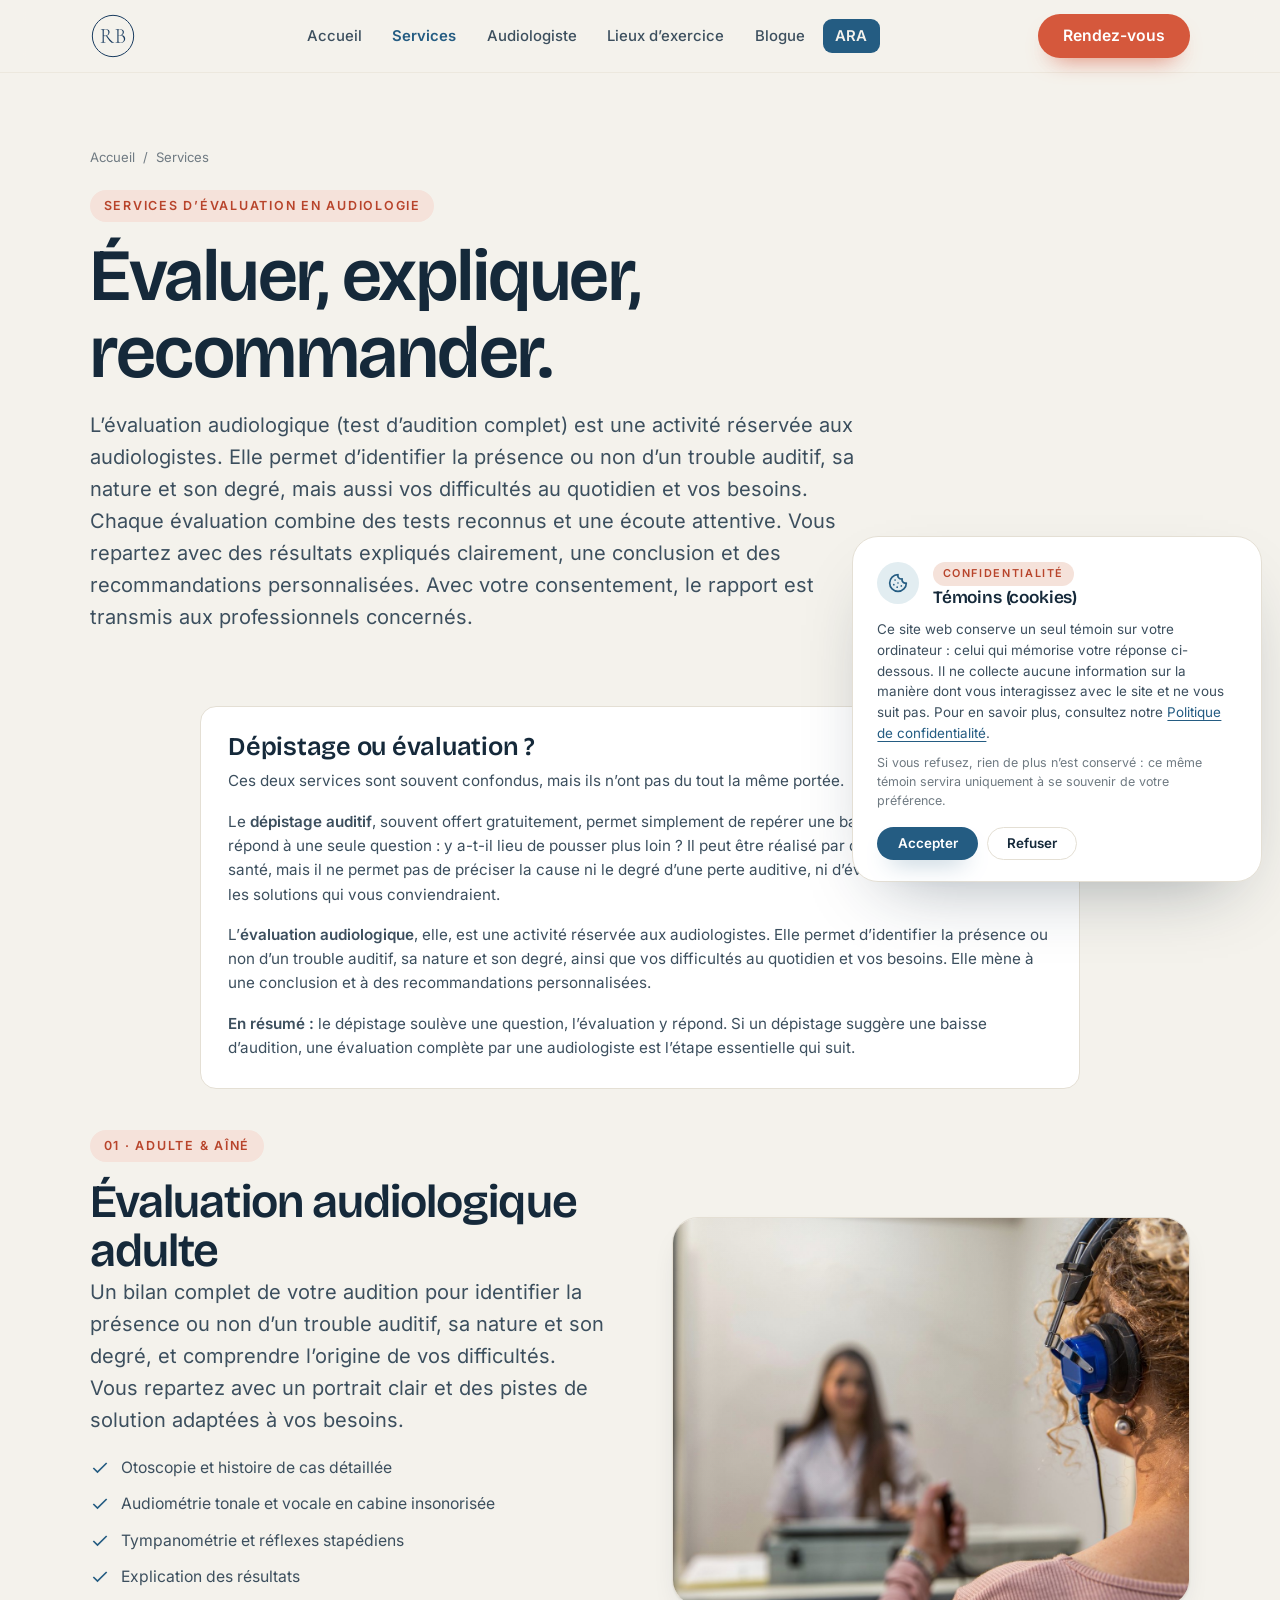
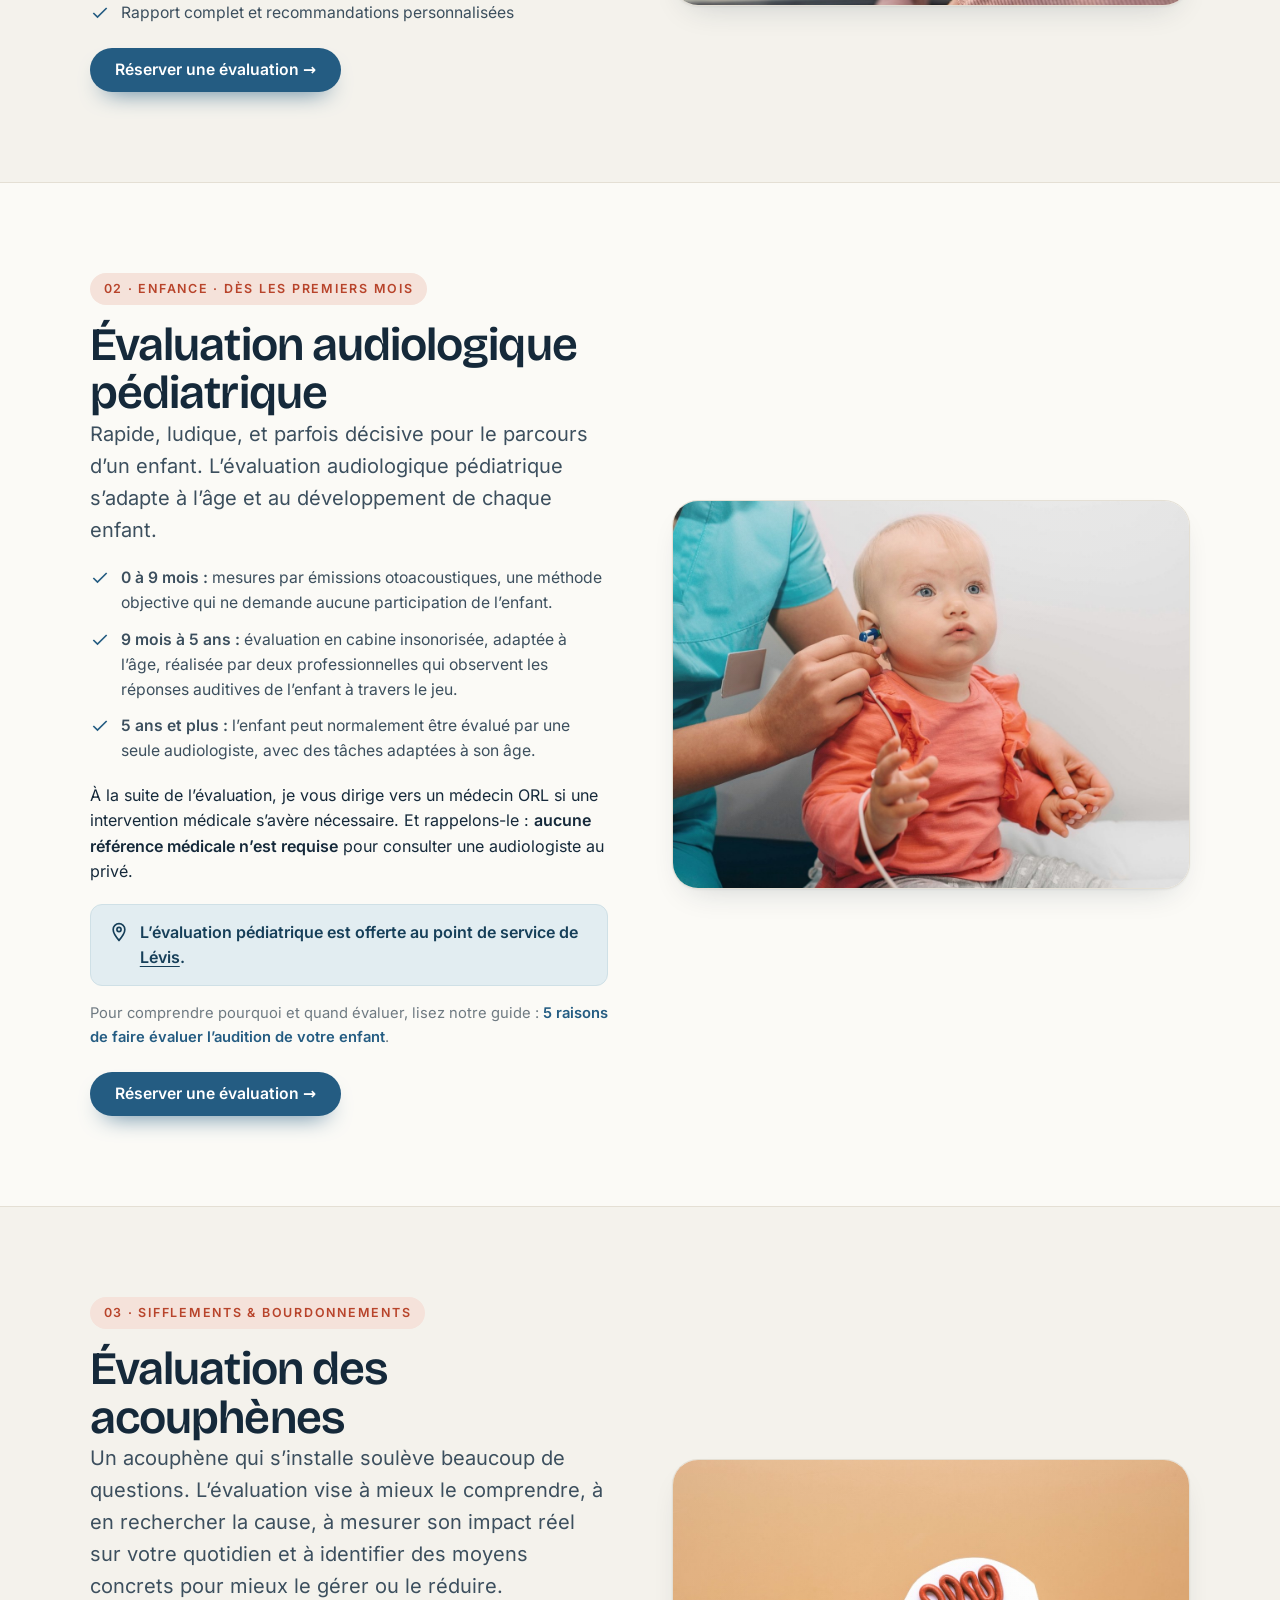
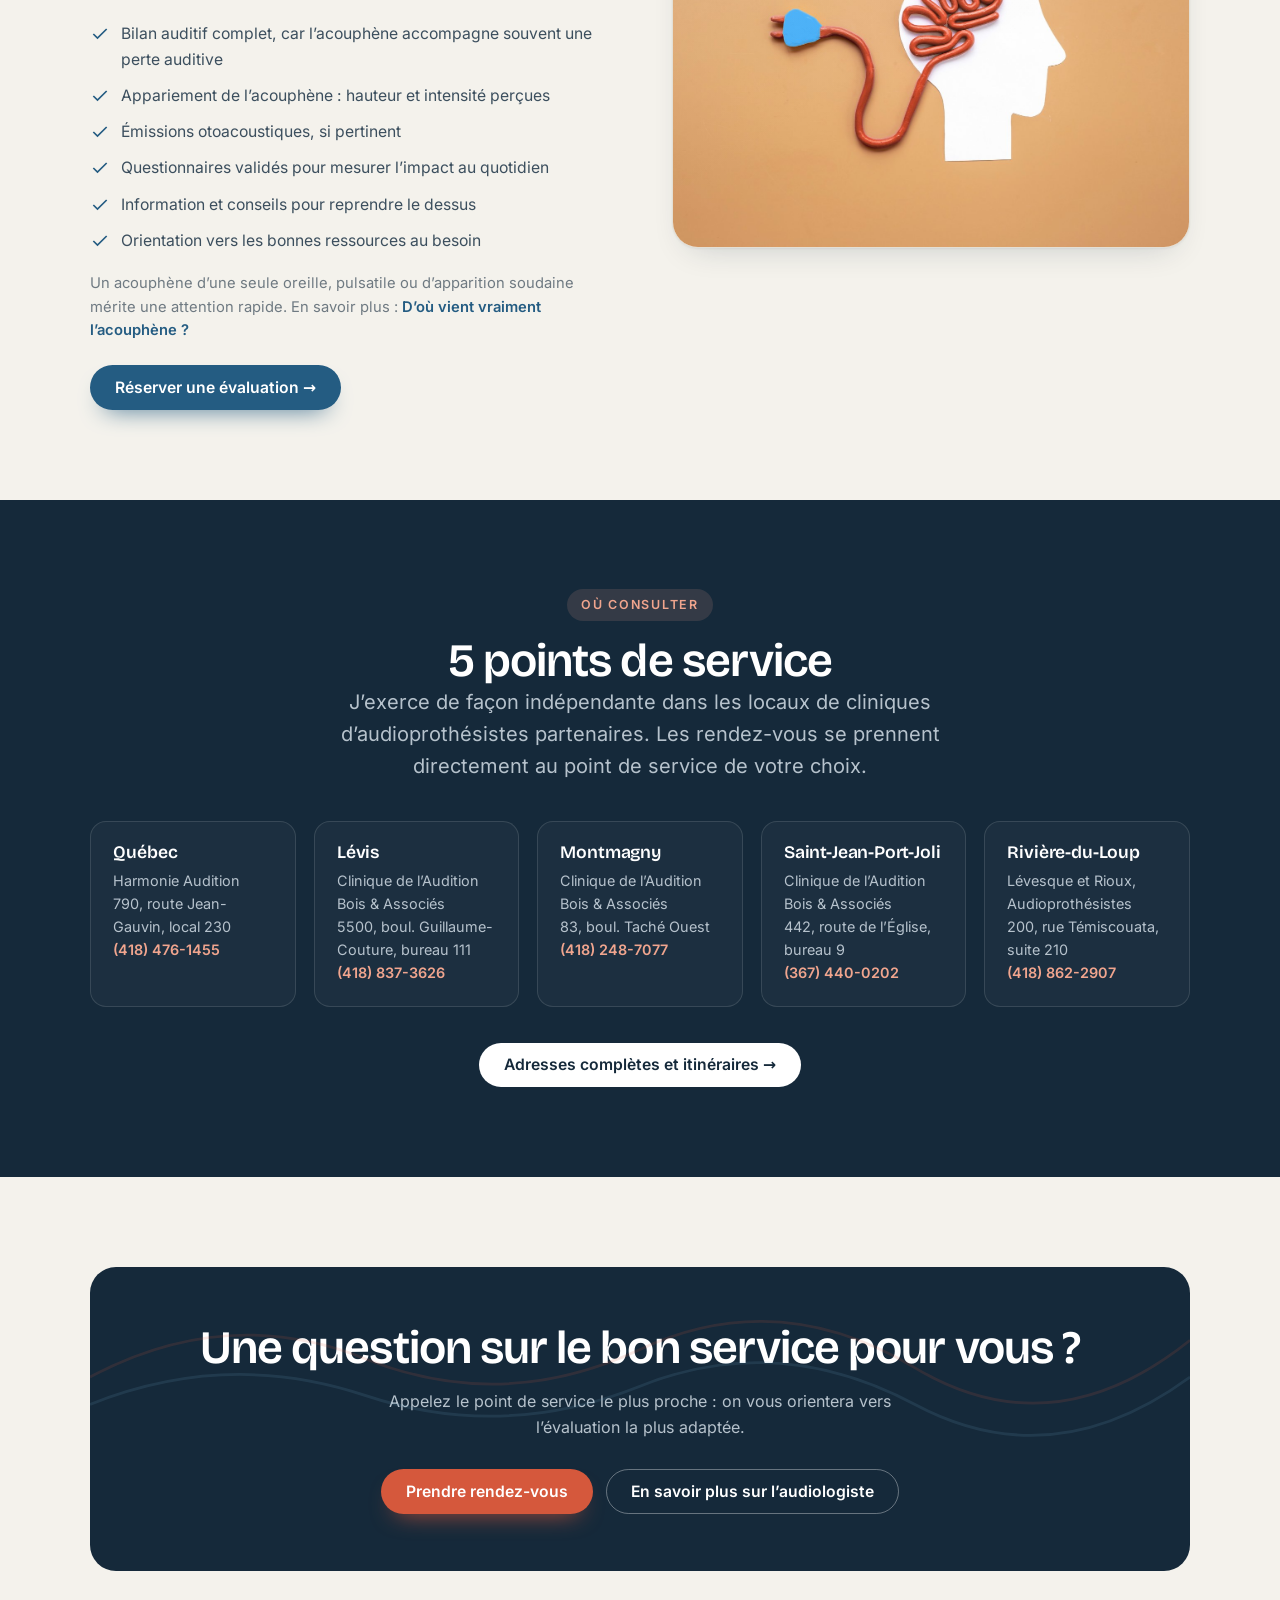
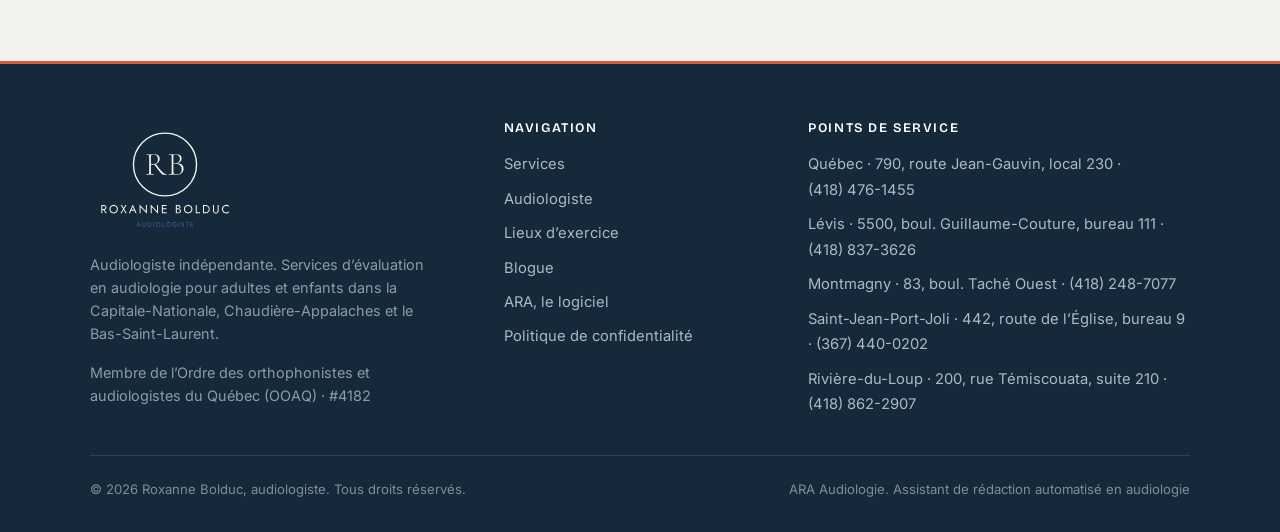
<file: services.html>
<!DOCTYPE html>
<html lang="fr-CA">
<head>
<meta charset="UTF-8">
<meta name="viewport" content="width=device-width, initial-scale=1.0">
<title>Services · Évaluations adulte, pédiatrique et acouphènes | Roxanne Bolduc, audiologiste</title>
<meta name="description" content="Évaluation audiologique adulte, évaluation pédiatrique adaptée à chaque âge et évaluation des acouphènes. Aucune référence médicale requise. Québec, Lévis, Montmagny, Saint-Jean-Port-Joli, Rivière-du-Loup.">
<link rel="icon" type="image/png" href="assets/logos/favicon-rb-creme.png">
<link rel="apple-touch-icon" href="assets/logos/apple-touch-rb-creme.png">
<link rel="stylesheet" href="styles.css?v=20260914">
</head>
<body>

<header class="site-header">
  <div class="wrap nav">
    <a class="brand" href="index.html" aria-label="Accueil, Roxanne Bolduc, audiologiste">
      <img src="assets/logos/monogramme-rb-marine.svg" alt="Roxanne Bolduc, audiologiste" style="height:46px;width:auto">
    </a>
    <nav aria-label="Navigation principale">
      <ul class="nav-links" id="menu">
        <li><a href="index.html">Accueil</a></li>
        <li><a href="services.html" class="active">Services</a></li>
        <li><a href="audiologiste.html">Audiologiste</a></li>
        <li><a href="lieux.html">Lieux d’exercice</a></li>
        <li><a href="blogue.html">Blogue</a></li>
        <li><a href="ara.html" class="nav-ara" data-tip="Pour les audiologistes">ARA</a></li>
      </ul>
    </nav>
    <div class="nav-cta">
      <a href="lieux.html" class="btn btn--coral">Rendez-vous</a>
      <button class="nav-toggle" aria-label="Ouvrir le menu" aria-expanded="false" aria-controls="menu"><span></span></button>
    </div>
  </div>
</header>

<!-- Bandeau -->
<section class="page-hero">
  <div class="wrap">
    <div class="breadcrumb"><a href="index.html">Accueil</a> <span>/</span> Services</div>
    <span class="eyebrow">Services d’évaluation en audiologie</span>
    <h1>Évaluer, expliquer, recommander.</h1>
    <p class="lead">L’évaluation audiologique (test d’audition complet) est une activité réservée aux audiologistes. Elle permet d’identifier la présence ou non d’un trouble auditif, sa nature et son degré, mais aussi vos difficultés au quotidien et vos besoins. Chaque évaluation combine des tests reconnus et une écoute attentive. Vous repartez avec des résultats expliqués clairement, une conclusion et des recommandations personnalisées. Avec votre consentement, le rapport est transmis aux professionnels concernés.</p>
  </div>
</section>

<!-- Dépistage ou évaluation ? -->
<section class="section" style="padding-top:1.6rem;padding-bottom:0">
  <div class="wrap">
    <div class="scard reveal" style="max-width:880px;margin:0 auto">
      <h3>Dépistage ou évaluation&nbsp;?</h3>
      <p>Ces deux services sont souvent confondus, mais ils n’ont pas du tout la même portée.</p>
      <p>Le <strong>dépistage auditif</strong>, souvent offert gratuitement, permet simplement de repérer une baisse d’audition possible. Il répond à une seule question&nbsp;: y a-t-il lieu de pousser plus loin&nbsp;? Il peut être réalisé par différents intervenants en santé, mais il ne permet pas de préciser la cause ni le degré d’une perte auditive, ni d’évaluer vos besoins réels ou les solutions qui vous conviendraient.</p>
      <p>L’<strong>évaluation audiologique</strong>, elle, est une activité réservée aux audiologistes. Elle permet d’identifier la présence ou non d’un trouble auditif, sa nature et son degré, ainsi que vos difficultés au quotidien et vos besoins. Elle mène à une conclusion et à des recommandations personnalisées.</p>
      <p style="margin-bottom:0"><strong>En résumé&nbsp;:</strong> le dépistage soulève une question, l’évaluation y répond. Si un dépistage suggère une baisse d’audition, une évaluation complète par une audiologiste est l’étape essentielle qui suit.</p>
    </div>
  </div>
</section>

<!-- Service 1 : Adulte -->
<section class="section" id="adulte" style="padding-top:2.6rem">
  <div class="wrap split">
    <div class="reveal">
      <span class="eyebrow">01 · Adulte &amp; aîné</span>
      <h2>Évaluation audiologique adulte</h2>
      <p class="lead">Un bilan complet de votre audition pour identifier la présence ou non d’un trouble auditif, sa nature et son degré, et comprendre l’origine de vos difficultés. Vous repartez avec un portrait clair et des pistes de solution adaptées à vos besoins.</p>
      <ul>
        <li><svg width="20" height="20" viewBox="0 0 24 24" fill="none" stroke="currentColor" stroke-width="2"><path d="M20 6L9 17l-5-5"/></svg> Otoscopie et histoire de cas détaillée</li>
        <li><svg width="20" height="20" viewBox="0 0 24 24" fill="none" stroke="currentColor" stroke-width="2"><path d="M20 6L9 17l-5-5"/></svg> Audiométrie tonale et vocale en cabine insonorisée</li>
        <li><svg width="20" height="20" viewBox="0 0 24 24" fill="none" stroke="currentColor" stroke-width="2"><path d="M20 6L9 17l-5-5"/></svg> Tympanométrie et réflexes stapédiens</li>
        <li><svg width="20" height="20" viewBox="0 0 24 24" fill="none" stroke="currentColor" stroke-width="2"><path d="M20 6L9 17l-5-5"/></svg> Explication des résultats</li>
        <li><svg width="20" height="20" viewBox="0 0 24 24" fill="none" stroke="currentColor" stroke-width="2"><path d="M20 6L9 17l-5-5"/></svg> Rapport complet et recommandations personnalisées</li>
      </ul>
      <div style="margin-top:1.4rem"><a href="lieux.html" class="btn btn--primary">Réserver une évaluation →</a></div>
    </div>
    <div class="split-media reveal">
      <div class="media-frame" style="position:relative">
        <img src="assets/photos/eval-adulte.jpg" alt="Une patiente portant un casque d’écoute pendant un test d’audition en cabine" style="width:100%;height:100%;object-fit:cover;display:block">
        <div aria-hidden="true" style="position:absolute;inset:0;background:linear-gradient(150deg,rgba(244,242,236,.14),rgba(244,242,236,0) 55%);pointer-events:none"></div>
      </div>
    </div>
  </div>
</section>

<!-- Service 2 : Pédiatrique -->
<section class="section" id="pediatrique" style="background:var(--paper-2);border-top:1px solid var(--line);border-bottom:1px solid var(--line)">
  <div class="wrap split rev">
    <div class="reveal">
      <span class="eyebrow">02 · Enfance · dès les premiers mois</span>
      <h2>Évaluation audiologique pédiatrique</h2>
      <p class="lead">Rapide, ludique, et parfois décisive pour le parcours d’un enfant. L’évaluation audiologique pédiatrique s’adapte à l’âge et au développement de chaque enfant.</p>
      <ul>
        <li><svg width="20" height="20" viewBox="0 0 24 24" fill="none" stroke="currentColor" stroke-width="2"><path d="M20 6L9 17l-5-5"/></svg> <span><strong>0 à 9 mois&nbsp;:</strong> mesures par émissions otoacoustiques, une méthode objective qui ne demande aucune participation de l’enfant.</span></li>
        <li><svg width="20" height="20" viewBox="0 0 24 24" fill="none" stroke="currentColor" stroke-width="2"><path d="M20 6L9 17l-5-5"/></svg> <span><strong>9 mois à 5 ans&nbsp;:</strong> évaluation en cabine insonorisée, adaptée à l’âge, réalisée par deux professionnelles qui observent les réponses auditives de l’enfant à travers le jeu.</span></li>
        <li><svg width="20" height="20" viewBox="0 0 24 24" fill="none" stroke="currentColor" stroke-width="2"><path d="M20 6L9 17l-5-5"/></svg> <span><strong>5 ans et plus&nbsp;:</strong> l’enfant peut normalement être évalué par une seule audiologiste, avec des tâches adaptées à son âge.</span></li>
      </ul>
      <p style="margin-top:1.2rem">À la suite de l’évaluation, je vous dirige vers un médecin ORL si une intervention médicale s’avère nécessaire. Et rappelons-le&nbsp;: <strong>aucune référence médicale n’est requise</strong> pour consulter une audiologiste au privé.</p>
      <p style="margin-top:1.2rem;display:flex;gap:.7rem;align-items:flex-start;background:var(--azure-tint);border:1px solid #cfe0e6;border-radius:12px;padding:.9rem 1.1rem;font-weight:600;color:var(--azure-deep)">
        <svg width="20" height="20" viewBox="0 0 24 24" fill="none" stroke="currentColor" stroke-width="2" style="flex:none;margin-top:2px"><path d="M12 2a7 7 0 00-7 7c0 5 7 13 7 13s7-8 7-13a7 7 0 00-7-7z"/><circle cx="12" cy="9" r="2.5"/></svg>
        <span>L’évaluation pédiatrique est offerte au point de service de <a href="lieux.html#levis" style="text-decoration:underline;text-underline-offset:3px">Lévis</a>.</span>
      </p>
      <p class="muted" style="font-size:.92rem">Pour comprendre pourquoi et quand évaluer, lisez notre guide&nbsp;: <a href="blogue-evaluation-pediatrique.html" style="color:var(--azure);font-weight:600">5 raisons de faire évaluer l’audition de votre enfant</a>.</p>
      <div style="margin-top:1.4rem"><a href="lieux.html#levis" class="btn btn--primary">Réserver une évaluation →</a></div>
    </div>
    <div class="split-media reveal">
      <div class="media-frame" style="position:relative">
        <img src="assets/photos/eval-pediatrique.jpg" alt="Un bébé recevant un test auditif par émissions otoacoustiques" style="width:100%;height:100%;object-fit:cover;display:block">
        <div aria-hidden="true" style="position:absolute;inset:0;background:linear-gradient(150deg,rgba(244,242,236,.14),rgba(244,242,236,0) 55%);pointer-events:none"></div>
      </div>
    </div>
  </div>
</section>

<!-- Service 3 : Acouphènes -->
<section class="section" id="acouphenes">
  <div class="wrap split">
    <div class="reveal">
      <span class="eyebrow">03 · Sifflements &amp; bourdonnements</span>
      <h2>Évaluation des acouphènes</h2>
      <p class="lead">Un acouphène qui s’installe soulève beaucoup de questions. L’évaluation vise à mieux le comprendre, à en rechercher la cause, à mesurer son impact réel sur votre quotidien et à identifier des moyens concrets pour mieux le gérer ou le réduire.</p>
      <ul>
        <li><svg width="20" height="20" viewBox="0 0 24 24" fill="none" stroke="currentColor" stroke-width="2"><path d="M20 6L9 17l-5-5"/></svg> Bilan auditif complet, car l’acouphène accompagne souvent une perte auditive</li>
        <li><svg width="20" height="20" viewBox="0 0 24 24" fill="none" stroke="currentColor" stroke-width="2"><path d="M20 6L9 17l-5-5"/></svg> Appariement de l’acouphène&nbsp;: hauteur et intensité perçues</li>
        <li><svg width="20" height="20" viewBox="0 0 24 24" fill="none" stroke="currentColor" stroke-width="2"><path d="M20 6L9 17l-5-5"/></svg> Émissions otoacoustiques, si pertinent</li>
        <li><svg width="20" height="20" viewBox="0 0 24 24" fill="none" stroke="currentColor" stroke-width="2"><path d="M20 6L9 17l-5-5"/></svg> Questionnaires validés pour mesurer l’impact au quotidien</li>
        <li><svg width="20" height="20" viewBox="0 0 24 24" fill="none" stroke="currentColor" stroke-width="2"><path d="M20 6L9 17l-5-5"/></svg> Information et conseils pour reprendre le dessus</li>
        <li><svg width="20" height="20" viewBox="0 0 24 24" fill="none" stroke="currentColor" stroke-width="2"><path d="M20 6L9 17l-5-5"/></svg> Orientation vers les bonnes ressources au besoin</li>
      </ul>
      <p class="muted" style="margin-top:1.2rem;font-size:.92rem">Un acouphène d’une seule oreille, pulsatile ou d’apparition soudaine mérite une attention rapide. En savoir plus&nbsp;: <a href="blogue-acouphenes.html" style="color:var(--azure);font-weight:600">D’où vient vraiment l’acouphène&nbsp;?</a></p>
      <div style="margin-top:1.4rem"><a href="lieux.html" class="btn btn--primary">Réserver une évaluation →</a></div>
    </div>
    <div class="split-media reveal">
      <div class="media-frame" style="position:relative">
        <img src="assets/photos/eval-acouphenes.jpg" alt="Illustration d’une silhouette de tête avec un cerveau stylisé relié à une prise débranchée" style="width:100%;height:100%;object-fit:cover;display:block">
        <div aria-hidden="true" style="position:absolute;inset:0;background:linear-gradient(150deg,rgba(244,242,236,.14),rgba(244,242,236,0) 55%);pointer-events:none"></div>
      </div>
    </div>
  </div>
</section>

<!-- Où consulter -->
<section class="section dark">
  <div class="wrap">
    <div class="center reveal" style="max-width:680px;margin:0 auto 2.4rem">
      <span class="eyebrow">Où consulter</span>
      <h2>5 points de service</h2>
      <p class="lead">J’exerce de façon indépendante dans les locaux de cliniques d’audioprothésistes partenaires. Les rendez-vous se prennent directement au point de service de votre choix.</p>
    </div>
    <div class="feat cinq">
      <div class="fcard reveal"><h3>Québec</h3><p>Harmonie Audition<br>790, route Jean-Gauvin, local 230<br><a href="tel:+14184761455" style="color:#f0a58e;font-weight:600">(418) 476-1455</a></p></div>
      <div class="fcard reveal"><h3>Lévis</h3><p>Clinique de l’Audition Bois &amp; Associés<br>5500, boul. Guillaume-Couture, bureau 111<br><a href="tel:+14188373626" style="color:#f0a58e;font-weight:600">(418) 837-3626</a></p></div>
      <div class="fcard reveal"><h3>Montmagny</h3><p>Clinique de l’Audition Bois &amp; Associés<br>83, boul. Taché Ouest<br><a href="tel:+14182487077" style="color:#f0a58e;font-weight:600">(418) 248-7077</a></p></div>
      <div class="fcard reveal"><h3>Saint-Jean-Port-Joli</h3><p>Clinique de l’Audition Bois &amp; Associés<br>442, route de l’Église, bureau 9<br><a href="tel:+13674400202" style="color:#f0a58e;font-weight:600">(367) 440-0202</a></p></div>
      <div class="fcard reveal"><h3>Rivière-du-Loup</h3><p>Lévesque et Rioux, Audioprothésistes<br>200, rue Témiscouata, suite 210<br><a href="tel:+14188622907" style="color:#f0a58e;font-weight:600">(418) 862-2907</a></p></div>
    </div>
    <div class="center" style="margin-top:2.2rem"><a href="lieux.html" class="btn btn--light">Adresses complètes et itinéraires →</a></div>
  </div>
</section>

<!-- CTA -->
<section class="section">
  <div class="wrap">
    <div class="cta-band reveal">
      <svg class="cta-wave" viewBox="0 0 1200 200" preserveAspectRatio="none"><path d="M0 120 Q150 40 300 100 T600 90 T900 110 T1200 80" stroke="#d5583c" stroke-width="3" fill="none"/><path d="M0 150 Q150 90 300 140 T600 130 T900 150 T1200 120" stroke="#6ea3c4" stroke-width="3" fill="none"/></svg>
      <h2>Une question sur le bon service pour vous&nbsp;?</h2>
      <p>Appelez le point de service le plus proche&nbsp;: on vous orientera vers l’évaluation la plus adaptée.</p>
      <div class="btns"><a href="lieux.html" class="btn btn--coral">Prendre rendez-vous</a><a href="audiologiste.html" class="btn btn--outline-light">En savoir plus sur l’audiologiste</a></div>
    </div>
  </div>
</section>

<footer class="site-footer">
  <div class="wrap">
    <div class="footer-grid">
      <div>
        <a href="index.html" aria-label="Accueil, Roxanne Bolduc, audiologiste">
          <img src="assets/logos/logo-empile-creme.svg" alt="Roxanne Bolduc, audiologiste" style="width:150px">
        </a>
        <p class="about">Audiologiste indépendante. Services d’évaluation en audiologie pour adultes et enfants dans la Capitale-Nationale, Chaudière-Appalaches et le Bas-Saint-Laurent.</p>
        <p class="about">Membre de l’Ordre des orthophonistes et audiologistes du Québec (OOAQ) · #4182</p>
      </div>
      <div>
        <h4>Navigation</h4>
        <ul>
          <li><a href="services.html">Services</a></li>
          <li><a href="audiologiste.html">Audiologiste</a></li>
          <li><a href="lieux.html">Lieux d’exercice</a></li>
          <li><a href="blogue.html">Blogue</a></li>
          <li><a href="ara.html">ARA, le logiciel</a></li>
          <li><a href="confidentialite.html">Politique de confidentialité</a></li>
        </ul>
      </div>
      <div>
        <h4>Points de service</h4>
        <ul>
          <li><a href="lieux.html#quebec">Québec · 790, route Jean-Gauvin, local 230 · (418)&nbsp;476-1455</a></li>
          <li><a href="lieux.html#levis">Lévis · 5500, boul. Guillaume-Couture, bureau 111 · (418)&nbsp;837-3626</a></li>
          <li><a href="lieux.html#montmagny">Montmagny · 83, boul. Taché Ouest · (418)&nbsp;248-7077</a></li>
          <li><a href="lieux.html#st-jean-port-joli">Saint-Jean-Port-Joli · 442, route de l’Église, bureau 9 · (367)&nbsp;440-0202</a></li>
          <li><a href="lieux.html#riviere-du-loup">Rivière-du-Loup · 200, rue Témiscouata, suite 210 · (418)&nbsp;862-2907</a></li>
        </ul>
      </div>
    </div>
    <div class="footer-bottom">
      <span>© 2026 Roxanne Bolduc, audiologiste. Tous droits réservés.</span>
      <span>ARA Audiologie. Assistant de rédaction automatisé en audiologie</span>
    </div>
  </div>
</footer>

<script src="main.js"></script>
</body>
</html>
</file>
<file: styles.css>
/* =================================================================
   Roxanne Bolduc · Audiologiste · Système de design (V4)
   Signature : l'audiogramme (rouge = oreille droite, bleu = oreille gauche)
   ================================================================= */

/* Polices hébergées localement (aucun appel à un serveur tiers) */
@font-face{
  font-family:'Bricolage Grotesque';
  font-style:normal;
  font-weight:400 700;
  font-display:swap;
  src:url('assets/fonts/bricolage-grotesque-normal-0.woff2') format('woff2');
}
@font-face{
  font-family:'Inter';
  font-style:normal;
  font-weight:400 600;
  font-display:swap;
  src:url('assets/fonts/inter-normal-1.woff2') format('woff2');
}
@font-face{
  font-family:'Newsreader';
  font-style:italic;
  font-weight:400;
  font-display:swap;
  src:url('assets/fonts/newsreader-italic-2.woff2') format('woff2');
}
@font-face{
  font-family:'Newsreader';
  font-style:normal;
  font-weight:400 500;
  font-display:swap;
  src:url('assets/fonts/newsreader-normal-3.woff2') format('woff2');
}

:root{
  /* Couleurs */
  --ink:        #15293A;
  --ink-soft:   #3c4f5e;
  --paper:      #f4f2ec;
  --paper-2:    #fbfaf6;
  --card:       #ffffff;
  --line:       #e4dfd4;
  --line-soft:  #ece8de;
  --muted:      #6f7a82;

  --azure:      #245c82;   /* oreille gauche / primaire */
  --azure-deep: #163f59;
  --azure-tint: #e2edf1;

  --coral:      #d5583c;   /* oreille droite / accent */
  --coral-deep: #b8442b;
  --coral-tint: #f5e2da;

  --aqua:       #dbe9e9;
  --good:       #2f7d5b;

  /* ARA (couleurs du logo) */
  --ara-bleu:   #3E64AF;
  --ara-rouge:  #BD2201;
  --ara-vert:   #76AB35;

  /* Typo */
  --display: 'Bricolage Grotesque', system-ui, sans-serif;
  --body:    'Inter', system-ui, sans-serif;
  --serif:   'Newsreader', Georgia, serif;

  /* Échelle */
  --h1: clamp(2.5rem, 1.4rem + 4.6vw, 4.6rem);
  --h2: clamp(1.9rem, 1.3rem + 2.4vw, 2.9rem);
  --h3: clamp(1.3rem, 1.05rem + 1vw, 1.6rem);
  --lead: clamp(1.05rem, 0.98rem + 0.4vw, 1.25rem);

  /* Divers */
  --radius: 16px;
  --radius-lg: 26px;
  --shadow: 0 1px 2px rgba(21,41,58,.05), 0 14px 34px -18px rgba(21,41,58,.24);
  --shadow-lg: 0 30px 70px -34px rgba(21,41,58,.42);
  --maxw: 1180px;
  --gutter: clamp(2rem, 4vw, 2.5rem);
  --ease: cubic-bezier(.22,.61,.36,1);
}

*{box-sizing:border-box}
html{scroll-behavior:smooth}
body{
  margin:0;
  font-family:var(--body);
  color:var(--ink);
  background:var(--paper);
  line-height:1.6;
  -webkit-font-smoothing:antialiased;
  text-rendering:optimizeLegibility;
}
img{max-width:100%;display:block}
a{color:inherit;text-decoration:none}
h1,h2,h3,h4{font-family:var(--display);font-weight:600;line-height:1.05;letter-spacing:-.02em;margin:0}
h1{font-size:var(--h1)}
h2{font-size:var(--h2)}
h3{font-size:var(--h3);letter-spacing:-.01em}
p{margin:0 0 1rem}
::selection{background:var(--coral);color:#fff}

.wrap{max-width:var(--maxw);margin:0 auto;padding:0 var(--gutter)}
.section{padding:clamp(3.6rem,7vw,6.2rem) 0}
.eyebrow{
  font-family:var(--body);font-weight:600;font-size:.78rem;letter-spacing:.16em;
  text-transform:uppercase;color:var(--coral-deep);display:inline-flex;align-items:center;gap:.55rem;margin:0 0 1rem;
}
/* Étiquette en pastille (remplace le long trait) */
.eyebrow{background:var(--coral-tint);padding:.38rem .85rem;border-radius:999px;letter-spacing:.14em}
.lead{font-size:var(--lead);color:var(--ink-soft);max-width:60ch}
.muted{color:var(--muted)}
.center{text-align:center}
.center .lead{margin-inline:auto}
.center .eyebrow{justify-content:center}

/* ---------- Boutons ---------- */
.btn{
  display:inline-flex;align-items:center;gap:.55rem;font-family:var(--body);font-weight:600;
  font-size:.98rem;padding:.85rem 1.5rem;border-radius:999px;border:1.5px solid transparent;
  cursor:pointer;transition:transform .2s var(--ease),background .2s,box-shadow .2s,border-color .2s;
  line-height:1;white-space:nowrap;
}
.btn:hover{transform:translateY(-2px)}
.btn--primary{background:var(--azure);color:#fff;box-shadow:0 12px 24px -14px var(--azure)}
.btn--primary:hover{background:var(--azure-deep)}
.btn--coral{background:var(--coral);color:#fff;box-shadow:0 12px 24px -14px var(--coral)}
.btn--coral:hover{background:var(--coral-deep)}
.btn--ghost{background:transparent;border-color:var(--line);color:var(--ink)}
.btn--ghost:hover{border-color:var(--ink);background:rgba(21,41,58,.03)}
.btn--light{background:#fff;color:var(--ink)}
.btn--outline-light{background:transparent;border-color:rgba(255,255,255,.35);color:#fff}
.btn--outline-light:hover{border-color:#fff;background:rgba(255,255,255,.08)}
.btn .arw{transition:transform .2s var(--ease)}
.btn:hover .arw{transform:translateX(3px)}

/* ---------- En-tête / nav ---------- */
.site-header{
  position:sticky;top:0;z-index:60;background:rgba(244,242,236,.82);
  backdrop-filter:blur(12px);border-bottom:1px solid var(--line-soft);
}
.nav{display:flex;align-items:center;justify-content:space-between;height:72px;gap:1rem}
.brand{display:flex;align-items:center;gap:.6rem;font-family:var(--display);font-weight:700;font-size:1.12rem;letter-spacing:-.02em}
.brand .mark{width:34px;height:34px;flex:none}
.brand small{display:block;font-family:var(--body);font-weight:500;font-size:.62rem;letter-spacing:.14em;text-transform:uppercase;color:var(--muted);margin-top:2px}
.nav-links{display:flex;align-items:center;gap:.35rem;list-style:none;margin:0;padding:0}
.nav-links a{
  font-size:.93rem;font-weight:500;padding:.5rem .78rem;border-radius:9px;color:var(--ink-soft);
  transition:color .18s,background .18s;position:relative;
}
.nav-links a:hover{color:var(--ink);background:rgba(21,41,58,.05)}
.nav-links a.active{color:var(--azure);font-weight:600}
/* ARA : pastille bleu accent à texte crème — le lien du logiciel se détache du menu.
   L'infobulle « Pour les audiologistes » est dessinée en CSS (::after) plutôt que
   par l'attribut title : elle apparaît sans le délai d'une seconde du navigateur,
   centrée sous la pastille. */
.nav-links a.nav-ara{
  background:var(--azure);color:var(--paper);font-weight:600;
}
.nav-links a.nav-ara:hover,.nav-links a.nav-ara:focus-visible{
  background:#2c6d99;color:var(--paper);
}
.nav-links a.nav-ara::after{
  content:attr(data-tip);
  position:absolute;top:calc(100% + 9px);left:50%;transform:translateX(-50%) translateY(-3px);
  background:#e3e1dc;color:#111;
  padding:.3rem .7rem;border-radius:999px;
  font-size:.78rem;font-weight:500;line-height:1.3;white-space:nowrap;
  box-shadow:0 2px 8px rgba(21,41,58,.14);
  opacity:0;visibility:hidden;pointer-events:none;
  transition:opacity .1s ease-out,transform .1s ease-out;
}
.nav-links a.nav-ara:hover::after,.nav-links a.nav-ara:focus-visible::after{
  opacity:1;visibility:visible;transform:translateX(-50%) translateY(0);
}
.nav-cta{display:flex;align-items:center;gap:.6rem}
.nav-toggle{display:none;background:none;border:1px solid var(--line);border-radius:10px;width:44px;height:44px;cursor:pointer;align-items:center;justify-content:center}
.nav-toggle span{display:block;width:19px;height:2px;background:var(--ink);position:relative;transition:.2s}
.nav-toggle span::before,.nav-toggle span::after{content:"";position:absolute;left:0;width:19px;height:2px;background:var(--ink);transition:.2s}
.nav-toggle span::before{top:-6px}.nav-toggle span::after{top:6px}

@media (max-width:940px){
  .nav-toggle{display:flex}
  .nav-links,.nav-cta .btn--ghost{display:none}
  .nav-links{
    position:absolute;top:72px;left:0;right:0;flex-direction:column;align-items:stretch;
    background:var(--paper);border-bottom:1px solid var(--line);padding:.6rem var(--gutter) 1.2rem;gap:.15rem;
  }
  .nav-links.open{display:flex}
  .nav-links a{padding:.8rem .6rem;font-size:1.05rem;border-bottom:1px solid var(--line-soft)}
  /* Menu déroulant : la pastille et son infobulle n'ont pas de sens sans survol. */
  .nav-links a.nav-ara{background:none;color:var(--azure);font-weight:600}
  .nav-links a.nav-ara::after{display:none}
}

/* ---------- Héro ---------- */
.hero{position:relative;overflow:hidden}
/* padding-block (et non le raccourci padding) : .hero-grid partage l'élément avec .wrap,
   dont il écraserait sinon les marges latérales */
.hero-grid{display:grid;grid-template-columns:1.05fr .95fr;gap:clamp(2rem,5vw,4rem);align-items:center;padding-block:clamp(2.6rem,6vw,5rem) clamp(3rem,6vw,5rem)}
.hero h1{margin-bottom:1.3rem}
.hero h1 .hl{color:var(--azure);position:relative}
.hero .lead{margin-bottom:2rem}
.hero-cta{display:flex;flex-wrap:wrap;gap:.8rem;margin-bottom:2.2rem}
.hero-meta{display:flex;flex-wrap:wrap;gap:1.5rem;padding-top:1.6rem;border-top:1px solid var(--line)}
.hero-meta div{display:flex;flex-direction:column}
.hero-meta b{font-family:var(--display);font-size:1.5rem;font-weight:600;color:var(--ink)}
.hero-meta span{font-size:.82rem;color:var(--muted)}
@media (max-width:860px){.hero-grid{grid-template-columns:1fr}.hero-audiogram{max-width:480px}}

/* ---------- Portrait du héro (arche + mini audiogramme) ---------- */
.hero-grid > *{min-width:0}
.hero-portrait{position:relative;justify-self:end;width:min(420px,100%);max-width:100%}
.portrait-arch{
  border-radius:var(--radius-lg);
  overflow:hidden;border:1px solid var(--line);box-shadow:var(--shadow-lg);
  aspect-ratio:4/5;background:var(--paper-2);
}
.portrait-arch img{width:100%;height:100%;object-fit:cover}
.mini-audiocard{
  position:absolute;left:-3.6rem;bottom:1.8rem;width:235px;
  background:var(--card);border:1px solid var(--line);border-radius:var(--radius);
  box-shadow:var(--shadow-lg);padding:.85rem .9rem .55rem;
}
.mini-audiocard .t{
  font-family:var(--display);font-weight:600;font-size:.78rem;color:var(--ink);
  display:flex;justify-content:space-between;align-items:center;margin-bottom:.4rem;
}
.mini-audiocard .t i{font-style:normal;font-family:var(--body);font-weight:600;font-size:.62rem;color:var(--muted)}
@media (max-width:1060px){.mini-audiocard{left:-1.2rem}}
@media (max-width:860px){
  .hero-portrait{justify-self:start;margin-top:.6rem}
  .mini-audiocard{left:auto;right:0;bottom:1.2rem}
}

/* ---------- Audiogramme (signature) ---------- */
.audiocard{
  background:var(--card);border:1px solid var(--line);border-radius:var(--radius-lg);
  padding:1.4rem 1.4rem 1rem;box-shadow:var(--shadow-lg);position:relative;
}
.audiocard .ac-head{display:flex;justify-content:space-between;align-items:center;margin-bottom:.5rem}
.audiocard .ac-title{font-family:var(--display);font-weight:600;font-size:.98rem}
.audiocard .ac-legend{display:flex;gap:.9rem;font-size:.72rem;color:var(--muted)}
.audiocard .ac-legend i{font-style:normal;display:inline-flex;align-items:center;gap:.3rem;font-weight:600}
.dot-r{width:11px;height:11px;border:2px solid var(--coral);border-radius:50%;display:inline-block}
.dot-l{width:11px;height:11px;color:var(--azure);display:inline-grid;place-items:center;font-weight:700}
svg .grid-line{stroke:var(--line);stroke-width:1}
svg .grid-line.major{stroke:#d8d2c4}
svg .axis-label{fill:var(--muted);font-family:var(--body);font-size:11px}
svg .plot-line{fill:none;stroke-width:2.5;stroke-linecap:round;stroke-linejoin:round}
svg .plot-line.r{stroke:var(--coral)}
svg .plot-line.l{stroke:var(--azure)}

/* animation tracé */
.anim-line{stroke-dasharray:600;stroke-dashoffset:600;animation:draw 1.5s var(--ease) forwards}
.anim-line.d2{animation-delay:.35s}
.anim-pt{opacity:0;transform-box:fill-box;transform-origin:center;animation:pop .4s var(--ease) forwards}
@keyframes draw{to{stroke-dashoffset:0}}
@keyframes pop{from{opacity:0;transform:scale(.2)}to{opacity:1;transform:scale(1)}}

/* ---------- Ruban de confiance ---------- */
.trust{border-top:1px solid var(--line);border-bottom:1px solid var(--line);background:var(--paper-2)}
.trust .wrap{display:flex;flex-wrap:wrap;align-items:center;justify-content:space-between;gap:1rem;padding-block:1.1rem}
.trust p{margin:0;font-size:.86rem;color:var(--muted);font-weight:500;display:flex;align-items:center;gap:.5rem}
.trust svg{color:var(--azure);flex:none}

/* ---------- Cartes services ---------- */
.grid-3{display:grid;grid-template-columns:repeat(3,1fr);gap:1.2rem}
.grid-2{display:grid;grid-template-columns:repeat(2,1fr);gap:1.2rem}
@media (max-width:860px){.grid-3{grid-template-columns:1fr}.grid-2{grid-template-columns:1fr}}

.scard{
  background:var(--card);border:1px solid var(--line);border-radius:var(--radius);
  padding:1.7rem;transition:transform .25s var(--ease),box-shadow .25s,border-color .25s;position:relative;overflow:hidden;
}
.scard:hover{transform:translateY(-4px);box-shadow:var(--shadow);border-color:var(--azure)}
.scard .ic{width:48px;height:48px;border-radius:12px;display:grid;place-items:center;background:var(--azure-tint);color:var(--azure-deep);margin-bottom:1.1rem}
.scard.coral .ic{background:var(--coral-tint);color:var(--coral-deep)}
.scard h3{margin-bottom:.5rem}
.scard p{font-size:.95rem;color:var(--ink-soft);margin-bottom:1rem}
.scard .lk{font-weight:600;font-size:.9rem;color:var(--azure);display:inline-flex;align-items:center;gap:.4rem}
.scard .num{position:absolute;top:1rem;right:1.2rem;font-family:var(--display);font-weight:600;font-size:.85rem;color:var(--line)}

/* ---------- Bandeau alterné ---------- */
.split{display:grid;grid-template-columns:1fr 1fr;gap:clamp(2rem,5vw,4rem);align-items:center}
.split.rev .split-media{order:2}
@media (max-width:820px){.split{grid-template-columns:1fr}.split.rev .split-media{order:0}}
.split ul{list-style:none;padding:0;margin:1.2rem 0 0;display:grid;gap:.7rem}
.split ul li{display:flex;gap:.7rem;align-items:flex-start;font-size:.98rem;color:var(--ink-soft)}
.split ul li svg{flex:none;color:var(--azure);margin-top:3px}
.media-frame{border-radius:var(--radius-lg);overflow:hidden;border:1px solid var(--line);box-shadow:var(--shadow);background:var(--paper-2);aspect-ratio:4/3;position:relative}

/* ---------- Sections foncées ---------- */
.dark{background:var(--ink);color:#e9edf0}
.dark h1,.dark h2,.dark h3{color:#fff}
.dark .eyebrow{color:#f0a58e}
.dark .eyebrow{background:rgba(240,165,142,.14)}
.dark .lead,.dark p{color:#b6c2cc}
.dark .muted{color:#8394a1}

/* ---------- ARA / logiciel ---------- */
.ara-hero{background:radial-gradient(120% 130% at 80% 0%, #1e3b52 0%, var(--ink) 55%);}
.ara-letters{
  font-family:var(--display);font-weight:700;
  font-size:clamp(4.6rem,14vw,10rem);line-height:.9;letter-spacing:-.01em;color:#fff;
}
.ara-expansion{font-size:clamp(.95rem,1.8vw,1.2rem);letter-spacing:.28em;text-transform:uppercase;font-weight:600;color:#e9edf0;margin-top:1rem}
.ara-expansion .r{color:#f0a58e}
.ara-expansion .b{color:#8fb3e8}
.ara-expansion .v{color:#a9d178}
.ara-plume{position:absolute;width:clamp(110px,18vw,220px);transform:rotate(8deg);filter:drop-shadow(0 18px 30px rgba(0,0,0,.35));pointer-events:none}
.feat{display:grid;grid-template-columns:repeat(3,1fr);gap:1.1rem}
@media (max-width:860px){.feat{grid-template-columns:1fr}}
.feat .fcard{border:1px solid rgba(255,255,255,.12);border-radius:var(--radius);padding:1.4rem;background:rgba(255,255,255,.03)}
.feat .fcard .ic{width:42px;height:42px;border-radius:10px;background:rgba(240,165,142,.14);color:#f0a58e;display:grid;place-items:center;margin-bottom:.9rem}
.feat .fcard h3{font-size:1.1rem;margin-bottom:.4rem}
.feat .fcard p{font-size:.9rem;margin:0}
.feat .fcard .fnum{font-family:var(--display);font-weight:600;font-size:.82rem;color:#8394a1;display:block;margin-bottom:.5rem;letter-spacing:.08em}

/* ---------- Onglets (page audiologiste) ---------- */
.tabs{display:flex;gap:.4rem;border-bottom:1px solid var(--line);margin-bottom:2.6rem;flex-wrap:wrap}
.tab{
  background:none;border:none;font-family:var(--display);font-weight:600;font-size:1.05rem;color:var(--muted);
  padding:.85rem 1.1rem;cursor:pointer;border-bottom:2.5px solid transparent;margin-bottom:-1px;transition:color .18s,border-color .18s;
}
.tab:hover{color:var(--ink)}
.tab.active{color:var(--azure);border-color:var(--azure)}
.tabpanel{display:none;animation:fade .35s var(--ease)}
.tabpanel.active{display:block}
@keyframes fade{from{opacity:0;transform:translateY(8px)}to{opacity:1;transform:none}}

/* ---------- Profils équipe ---------- */
.profile{display:grid;grid-template-columns:260px 1fr;gap:2rem;align-items:start;background:var(--card);border:1px solid var(--line);border-radius:var(--radius-lg);padding:2rem;margin-bottom:1.5rem}
@media (max-width:640px){.profile{grid-template-columns:1fr}}
.profile .photo{border-radius:18px;overflow:hidden;border:1px solid var(--line);box-shadow:var(--shadow)}
.profile .photo img{width:100%;height:auto}
.profile h3{font-size:1.5rem}
.profile .role{color:var(--coral-deep);font-weight:600;font-size:.9rem;margin:.2rem 0 1rem;letter-spacing:.02em}
.profile .creds{display:flex;flex-wrap:wrap;gap:.5rem;margin-top:1.2rem}
.chip{font-size:.8rem;font-weight:500;background:var(--azure-tint);color:var(--azure-deep);padding:.35rem .8rem;border-radius:999px}
.placeholder-card{border:1.5px dashed var(--line);border-radius:var(--radius-lg);padding:2rem;background:var(--paper-2)}
.placeholder-card .a-completer{
  display:inline-block;font-size:.72rem;font-weight:600;letter-spacing:.14em;text-transform:uppercase;
  border:1px solid var(--line);color:var(--muted);padding:.25rem .7rem;border-radius:999px;margin-bottom:1rem;
}

/* ---------- Lieux ---------- */
.region-cta{background:var(--azure-tint);border:1px solid #cfe0e6;border-radius:var(--radius-lg);padding:clamp(1.6rem,4vw,2.6rem);display:flex;flex-wrap:wrap;gap:1.5rem;align-items:center;justify-content:space-between}
.place{display:flex;gap:1rem;align-items:flex-start;background:var(--card);border:1px solid var(--line);border-radius:var(--radius);padding:1.4rem 1.5rem;transition:border-color .2s,transform .2s var(--ease)}
.place:hover{border-color:var(--azure);transform:translateY(-3px)}
.place .pin{width:42px;height:42px;border-radius:11px;background:var(--coral-tint);color:var(--coral-deep);display:grid;place-items:center;flex:none}
.place h3{font-size:1.12rem;margin-bottom:.25rem}
.place p{font-size:.9rem;color:var(--muted);margin:0}
.place .tag{display:inline-block;margin-top:.5rem;font-size:.74rem;font-weight:600;color:var(--azure);background:var(--azure-tint);padding:.2rem .6rem;border-radius:999px}
.place address{font-style:normal;font-size:.92rem;color:var(--ink-soft);line-height:1.65;margin-top:.2rem}
.place .clinique{font-weight:600;color:var(--ink);font-size:.92rem}
.place .tel{display:inline-block;font-family:var(--display);font-weight:600;font-size:1.15rem;color:var(--azure);margin-top:.5rem}
.place .tel:hover{color:var(--azure-deep)}
.place .itineraire{display:inline-block;margin-left:1rem;font-size:.8rem;font-weight:600;color:var(--coral-deep)}
.place .itineraire:hover{text-decoration:underline;text-underline-offset:3px}
.place .courriel{display:block;font-size:.88rem;font-weight:500;color:var(--ink-soft);margin-top:.25rem}
.place .courriel:hover{color:var(--azure)}

/* ---------- Blogue ---------- */
.blog-grid{display:grid;grid-template-columns:repeat(3,1fr);gap:1.4rem}
@media (max-width:900px){.blog-grid{grid-template-columns:repeat(2,1fr)}}
@media (max-width:600px){.blog-grid{grid-template-columns:1fr}}
.post{background:var(--card);border:1px solid var(--line);border-radius:var(--radius);overflow:hidden;display:flex;flex-direction:column;transition:transform .25s var(--ease),box-shadow .25s}
.post:hover{transform:translateY(-4px);box-shadow:var(--shadow)}
.post .thumb{aspect-ratio:16/10;display:grid;place-items:center;position:relative;overflow:hidden}
.post .thumb svg{position:absolute;inset:0;width:100%;height:100%}
.post .thumb img{position:absolute;inset:0;width:100%;height:100%;object-fit:cover;object-position:top}
.post .thumb .cat{position:absolute;top:.8rem;left:.8rem;background:rgba(255,255,255,.92);color:var(--ink);font-size:.72rem;font-weight:600;padding:.3rem .7rem;border-radius:999px;z-index:2}
.post .body{padding:1.3rem;display:flex;flex-direction:column;flex:1}
.post .date{font-size:.78rem;color:var(--muted);margin-bottom:.5rem}
.post h3{font-size:1.15rem;margin-bottom:.5rem;line-height:1.2}
.post p{font-size:.9rem;color:var(--ink-soft);flex:1}
.post .lk{font-weight:600;font-size:.86rem;color:var(--azure);margin-top:.4rem}
.feature-post{display:grid;grid-template-columns:1.1fr .9fr;gap:0;border:1px solid var(--line);border-radius:var(--radius-lg);overflow:hidden;background:var(--card);margin-bottom:2.4rem}
@media (max-width:760px){.feature-post{grid-template-columns:1fr}}
.feature-post .fp-media{min-height:280px;position:relative}
.feature-post .fp-media svg,.feature-post .fp-media img{position:absolute;inset:0;width:100%;height:100%;object-fit:cover;object-position:top}
.feature-post .fp-body{padding:clamp(1.6rem,4vw,2.6rem);display:flex;flex-direction:column;justify-content:center}

/* ---------- Article de blogue ---------- */
.article-head{max-width:780px;margin:0 auto;text-align:center;padding:clamp(2.6rem,6vw,4rem) 0 clamp(1.6rem,3vw,2.4rem)}
.article-head h1{font-size:clamp(2rem,1.2rem+3.4vw,3.4rem);margin-bottom:1rem}
.article-head .meta{font-size:.82rem;color:var(--muted);letter-spacing:.08em;text-transform:uppercase;font-weight:500}
.article-body{max-width:720px;margin:0 auto;font-family:var(--serif);font-size:1.14rem;line-height:1.75;color:var(--ink-soft)}
.article-body h2{font-family:var(--display);font-size:clamp(1.5rem,2.6vw,2rem);color:var(--ink);margin:2.6rem 0 1rem}
.article-body h2 .no{color:var(--coral);margin-right:.5rem}
.article-body h3{font-family:var(--display);color:var(--ink)}
.article-body ul,.article-body ol{margin:0 0 1rem;padding-left:1.3rem;display:grid;gap:.45rem}
.article-body a{color:var(--azure);text-decoration:underline;text-underline-offset:3px}
.article-body a:hover{color:var(--azure-deep)}
.article-body strong{color:var(--ink)}
.article-body .encadre{
  font-family:var(--body);font-size:.98rem;line-height:1.6;
  background:var(--card);border:1px solid var(--line);border-left:4px solid var(--azure);
  border-radius:var(--radius);padding:1.5rem 1.7rem;margin:2rem 0;
}
.article-body .encadre h3{font-size:1.12rem;margin-bottom:.6rem}
.guide-pages{display:grid;grid-template-columns:repeat(3,1fr);gap:1rem;margin:2rem 0}
@media (max-width:640px){.guide-pages{grid-template-columns:repeat(2,1fr)}}
.guide-pages img{border:1px solid var(--line);border-radius:10px;box-shadow:var(--shadow)}
.refs{font-family:var(--body);margin-top:3rem;padding-top:1.8rem;border-top:1px solid var(--line)}
.refs h2{font-size:1.3rem;margin-bottom:1rem}
.refs ol{margin:0;padding-left:1.3rem;display:grid;gap:.65rem}
.refs li{font-size:.88rem;color:var(--muted);line-height:1.55}

/* Surtitre du héro : une seule ligne sur grand écran, retour à la ligne permis sur mobile */
@media (max-width:760px){
  .hero .eyebrow{white-space:normal !important;font-size:.7rem;letter-spacing:.1em}
}

/* ---------- Vignette verticale (blogue) ---------- */
.post .thumb.tall{aspect-ratio:3/4}

/* ---------- Carrousel (guide pédiatrique) ---------- */
.carousel{position:relative;max-width:520px;margin:2rem auto;font-family:var(--body)}
.carousel .car-frame{
  position:relative;aspect-ratio:4/5;border:1px solid var(--line);border-radius:12px;
  overflow:hidden;box-shadow:var(--shadow);background:#fff;
}
.carousel .car-page{
  position:absolute;inset:0;width:100%;height:100%;object-fit:cover;
  opacity:0;transition:opacity .45s var(--ease);
}
.carousel .car-page.active{opacity:1}
.car-btn{
  position:absolute;top:50%;transform:translateY(-50%);width:44px;height:44px;border-radius:50%;
  border:1px solid var(--line);background:#fff;cursor:pointer;font-size:1.35rem;line-height:1;color:var(--ink);
  display:grid;place-items:center;box-shadow:var(--shadow);transition:border-color .2s,transform .2s var(--ease);
}
.car-btn:hover{border-color:var(--azure)}
.car-btn.prev{left:-3.4rem}
.car-btn.next{right:-3.4rem}
@media (max-width:680px){
  .car-btn.prev{left:0}
  .car-btn.next{right:0}
}
.car-count{text-align:center;font-size:.82rem;color:var(--muted);margin-top:.6rem}

/* ---------- Pictogramme 100 points (article acouphènes) ---------- */
.waffle{
  display:flex;gap:clamp(1.4rem,4vw,2.4rem);align-items:center;flex-wrap:wrap;
  background:var(--card);border:1px solid var(--line);border-radius:var(--radius);
  padding:1.6rem 1.8rem;margin:2.2rem 0;font-family:var(--body);
}
.waffle .wt{flex-basis:100%;font-family:var(--display);font-weight:600;font-size:1.05rem;color:var(--ink);margin:0 0 .2rem}
.waffle svg{flex:none;width:min(230px,100%)}
.waffle figcaption{display:flex;flex-direction:column;gap:.9rem;min-width:210px;flex:1}
.waffle .wl{display:flex;gap:.7rem;align-items:flex-start;font-size:.92rem;line-height:1.35}
.waffle .wl i{width:14px;height:14px;border-radius:50%;flex:none;margin-top:2px}
.waffle .wl b{display:block;font-weight:600;color:var(--ink)}
.waffle .wl span{color:var(--muted)}

/* Bouton à l'intérieur d'un article (le lien d'article ne doit pas recolorer le bouton) */
.article-body a.btn{color:#fff;text-decoration:none}
.article-body a.btn:hover{color:#fff}
.article-body .avis{font-style:italic;color:var(--muted);font-size:.95rem}

/* Grille de 5 points de service (section foncée) */
.feat.cinq{grid-template-columns:repeat(auto-fit,minmax(200px,1fr))}

/* ---------- Achat ARA (page acheter-ara) ---------- */
.billing-toggle{
  display:inline-flex;align-items:center;gap:.25rem;background:var(--card);
  border:1px solid var(--line);border-radius:999px;padding:.3rem;
}
.billing-toggle button{
  font-family:var(--body);font-weight:600;font-size:.95rem;color:var(--ink-soft);
  background:none;border:none;border-radius:999px;padding:.6rem 1.3rem;cursor:pointer;
  transition:background .2s,color .2s;line-height:1;white-space:nowrap;
}
.billing-toggle button.active{background:var(--ink);color:#fff}
.billing-toggle .save{
  font-size:.72rem;font-weight:600;color:var(--good);background:#e4efe8;
  border-radius:999px;padding:.2rem .55rem;margin-left:.35rem;
}
.price-grid{display:grid;grid-template-columns:minmax(0,1fr) minmax(0,1.2fr);gap:1.2rem;align-items:stretch}
@media (max-width:860px){.price-grid{grid-template-columns:minmax(0,1fr)}}
/* Téléphones (iPhone, etc.) : minmax(0,…) et min-width:0 empêchent les cartes
   de s'élargir au-delà de l'écran (les boutons .btn sont en nowrap); sous
   520 px, boutons pleine largeur sur plusieurs lignes et bascule
   mensuel/annuel étirée. */
.price-card{min-width:0}
@media (max-width:520px){
  .price-card .btn,.region-cta .btn{
    white-space:normal;line-height:1.25;text-align:center;justify-content:center;width:100%;
  }
  .billing-toggle{display:flex;align-items:stretch;width:100%}
  .billing-toggle button{flex:1;padding:.6rem .7rem;white-space:normal;line-height:1.2}
  .billing-toggle .save{display:block;width:max-content;margin:.3rem auto 0}
}
.price-card{
  background:var(--card);border:1.5px solid var(--line);border-radius:var(--radius-lg);
  padding:clamp(1.8rem,4vw,2.6rem);box-shadow:var(--shadow-lg);position:relative;
  display:flex;flex-direction:column;
}
.price-card.free{box-shadow:var(--shadow)}
.price-card .plan-badge{
  position:absolute;top:1.5rem;right:1.5rem;font-size:.7rem;font-weight:600;
  letter-spacing:.1em;text-transform:uppercase;color:var(--coral-deep);
  background:var(--coral-tint);padding:.3rem .7rem;border-radius:999px;
}
.price-card .plan-name{font-family:var(--display);font-weight:600;font-size:1.15rem;margin-bottom:.2rem}
.price-card .plan-sub{font-size:.9rem;color:var(--muted);margin-bottom:1.4rem}
.price-line{display:flex;align-items:baseline;gap:.5rem;flex-wrap:wrap}
.price-line[hidden],.price-note[hidden]{display:none}
.price-amount{font-family:var(--display);font-weight:700;font-size:clamp(2.8rem,6vw,3.8rem);letter-spacing:-.02em;color:var(--ink);line-height:1}
.price-period{font-size:1rem;color:var(--muted);font-weight:500}
.price-note{font-size:.85rem;color:var(--muted);margin-top:.5rem}
.price-card ul{list-style:none;padding:0;margin:1.6rem 0;display:grid;gap:.65rem}
.price-card ul li{display:flex;gap:.65rem;align-items:flex-start;font-size:.95rem;color:var(--ink-soft)}
.price-card ul li svg{flex:none;color:var(--azure);margin-top:3px}
.price-card .fineprint{font-size:.8rem;color:var(--muted);line-height:1.55;margin:1rem 0 0}
.btn--disabled{opacity:.55;pointer-events:none;cursor:not-allowed}
.faq-item{
  background:var(--card);border:1px solid var(--line);border-radius:var(--radius);
  padding:0;margin-bottom:.8rem;overflow:hidden;
}
.faq-item summary{
  font-family:var(--display);font-weight:600;font-size:1.05rem;color:var(--ink);
  padding:1.1rem 1.4rem;cursor:pointer;list-style:none;display:flex;justify-content:space-between;align-items:center;gap:1rem;
}
.faq-item summary::-webkit-details-marker{display:none}
.faq-item summary::after{content:"+";font-family:var(--body);font-weight:500;font-size:1.4rem;color:var(--muted);flex:none;transition:transform .2s var(--ease)}
.faq-item[open] summary::after{transform:rotate(45deg)}
.faq-item .faq-body{padding:0 1.4rem 1.2rem;font-size:.95rem;color:var(--ink-soft)}
.faq-item .faq-body p{margin-bottom:.6rem}
.faq-item .faq-body p:last-child{margin-bottom:0}
/* Liens dans les réponses de la FAQ : même traitement que .article-body a */
.faq-item .faq-body a{color:var(--azure);font-weight:500;text-decoration:underline;text-underline-offset:3px;text-decoration-thickness:1px;transition:color .18s var(--ease)}
.faq-item .faq-body a:hover{color:var(--azure-deep);text-decoration-thickness:2px}
.faq-item .faq-body a:focus-visible{outline:3px solid var(--coral);outline-offset:2px;border-radius:4px}

/* ---------- CTA final ---------- */
.cta-band{background:var(--ink);border-radius:var(--radius-lg);padding:clamp(2.2rem,5vw,3.6rem);text-align:center;position:relative;overflow:hidden}
.cta-band h2{color:#fff;margin-bottom:1rem}
.cta-band p{color:#b6c2cc;max-width:52ch;margin:0 auto 1.8rem}
.cta-band .btns{display:flex;gap:.8rem;justify-content:center;flex-wrap:wrap}
.cta-wave{position:absolute;inset:0;opacity:.14;pointer-events:none}

/* ---------- Pied de page ---------- */
.site-footer{background:var(--ink);color:#aeb9c2;padding:clamp(2.6rem,5vw,3.6rem) 0 2rem;border-top:3px solid var(--coral)}
.footer-grid{display:grid;grid-template-columns:1.4fr 1fr 1.4fr;gap:2rem}
@media (max-width:760px){.footer-grid{grid-template-columns:1fr 1fr}}
@media (max-width:480px){.footer-grid{grid-template-columns:1fr}}
.site-footer .brand{color:#fff}
.site-footer .brand small{color:#7f8d99}
.site-footer h4{color:#fff;font-family:var(--display);font-size:.82rem;letter-spacing:.12em;text-transform:uppercase;margin:0 0 1rem}
.site-footer ul{list-style:none;padding:0;margin:0;display:grid;gap:.55rem}
.site-footer a{font-size:.92rem;color:#aeb9c2;transition:color .18s}
.site-footer a:hover{color:#fff}
.site-footer .about{font-size:.9rem;color:#8f9ba6;max-width:38ch;margin:1rem 0 0}
.footer-bottom{border-top:1px solid rgba(255,255,255,.1);margin-top:2.4rem;padding-top:1.4rem;display:flex;flex-wrap:wrap;justify-content:space-between;gap:.6rem;font-size:.82rem;color:#7f8d99}

/* ---------- Page bandeau ---------- */
.page-hero{padding:clamp(3rem,6vw,4.6rem) 0 clamp(1.4rem,3vw,2rem)}
.page-hero h1{max-width:18ch;margin-bottom:1rem}
.breadcrumb{font-size:.82rem;color:var(--muted);margin-bottom:1.4rem;display:flex;gap:.5rem;align-items:center}
.breadcrumb a:hover{color:var(--azure)}

/* ---------- Divider onde ---------- */
.wave-divider{width:100%;height:40px;color:var(--line);display:block}

/* ---------- Reveal au scroll ---------- */
.reveal{opacity:0;transform:translateY(22px);transition:opacity .7s var(--ease),transform .7s var(--ease)}
.reveal.in{opacity:1;transform:none}

/* ---------- Bannière témoins (Loi 25) ---------- */
.cookie-banner{
  position:fixed;right:1.1rem;bottom:1.1rem;z-index:300;
  max-width:410px;width:calc(100% - 2.2rem);
  background:var(--card);border:1px solid var(--line);border-radius:var(--radius-lg);
  box-shadow:var(--shadow-lg);
  padding:1.4rem 1.5rem 1.35rem;
  opacity:0;transform:translateY(18px);
  transition:opacity .5s var(--ease),transform .5s var(--ease);
}
.cookie-banner.show{opacity:1;transform:none}
.cookie-head{display:flex;align-items:center;gap:.85rem;margin-bottom:.75rem}
.cookie-icon{
  flex:none;width:42px;height:42px;border-radius:50%;
  background:var(--azure-tint);color:var(--azure);
  display:flex;align-items:center;justify-content:center;
}
.cookie-eyebrow{
  display:inline-flex;align-items:center;gap:.45rem;
  font-weight:600;font-size:.68rem;letter-spacing:.15em;text-transform:uppercase;
  color:var(--coral-deep);margin-bottom:.2rem;
}
.cookie-eyebrow{background:var(--coral-tint);padding:.2rem .6rem;border-radius:999px}
.cookie-banner h3{font-family:var(--display);font-weight:600;font-size:1.08rem;letter-spacing:-.01em;color:var(--ink);margin:0}
.cookie-banner p{font-size:.84rem;line-height:1.55;color:var(--ink-soft);margin:0 0 .55rem}
.cookie-banner .cookie-note{font-size:.78rem;color:var(--muted);margin-bottom:1rem}
.cookie-banner p a{color:var(--azure);text-decoration:underline;text-underline-offset:3px}
.cookie-actions{display:flex;gap:.55rem;flex-wrap:wrap}
.cookie-actions .btn{padding:.55rem 1.2rem;font-size:.84rem}

/* ---------- Accessibilité ---------- */
:focus-visible{outline:3px solid var(--coral);outline-offset:2px;border-radius:4px}
@media (prefers-reduced-motion:reduce){
  *{animation:none!important;transition:none!important;scroll-behavior:auto!important}
  .reveal{opacity:1;transform:none}
  .anim-line{stroke-dashoffset:0}
  .anim-pt{opacity:1}
}
</file>
